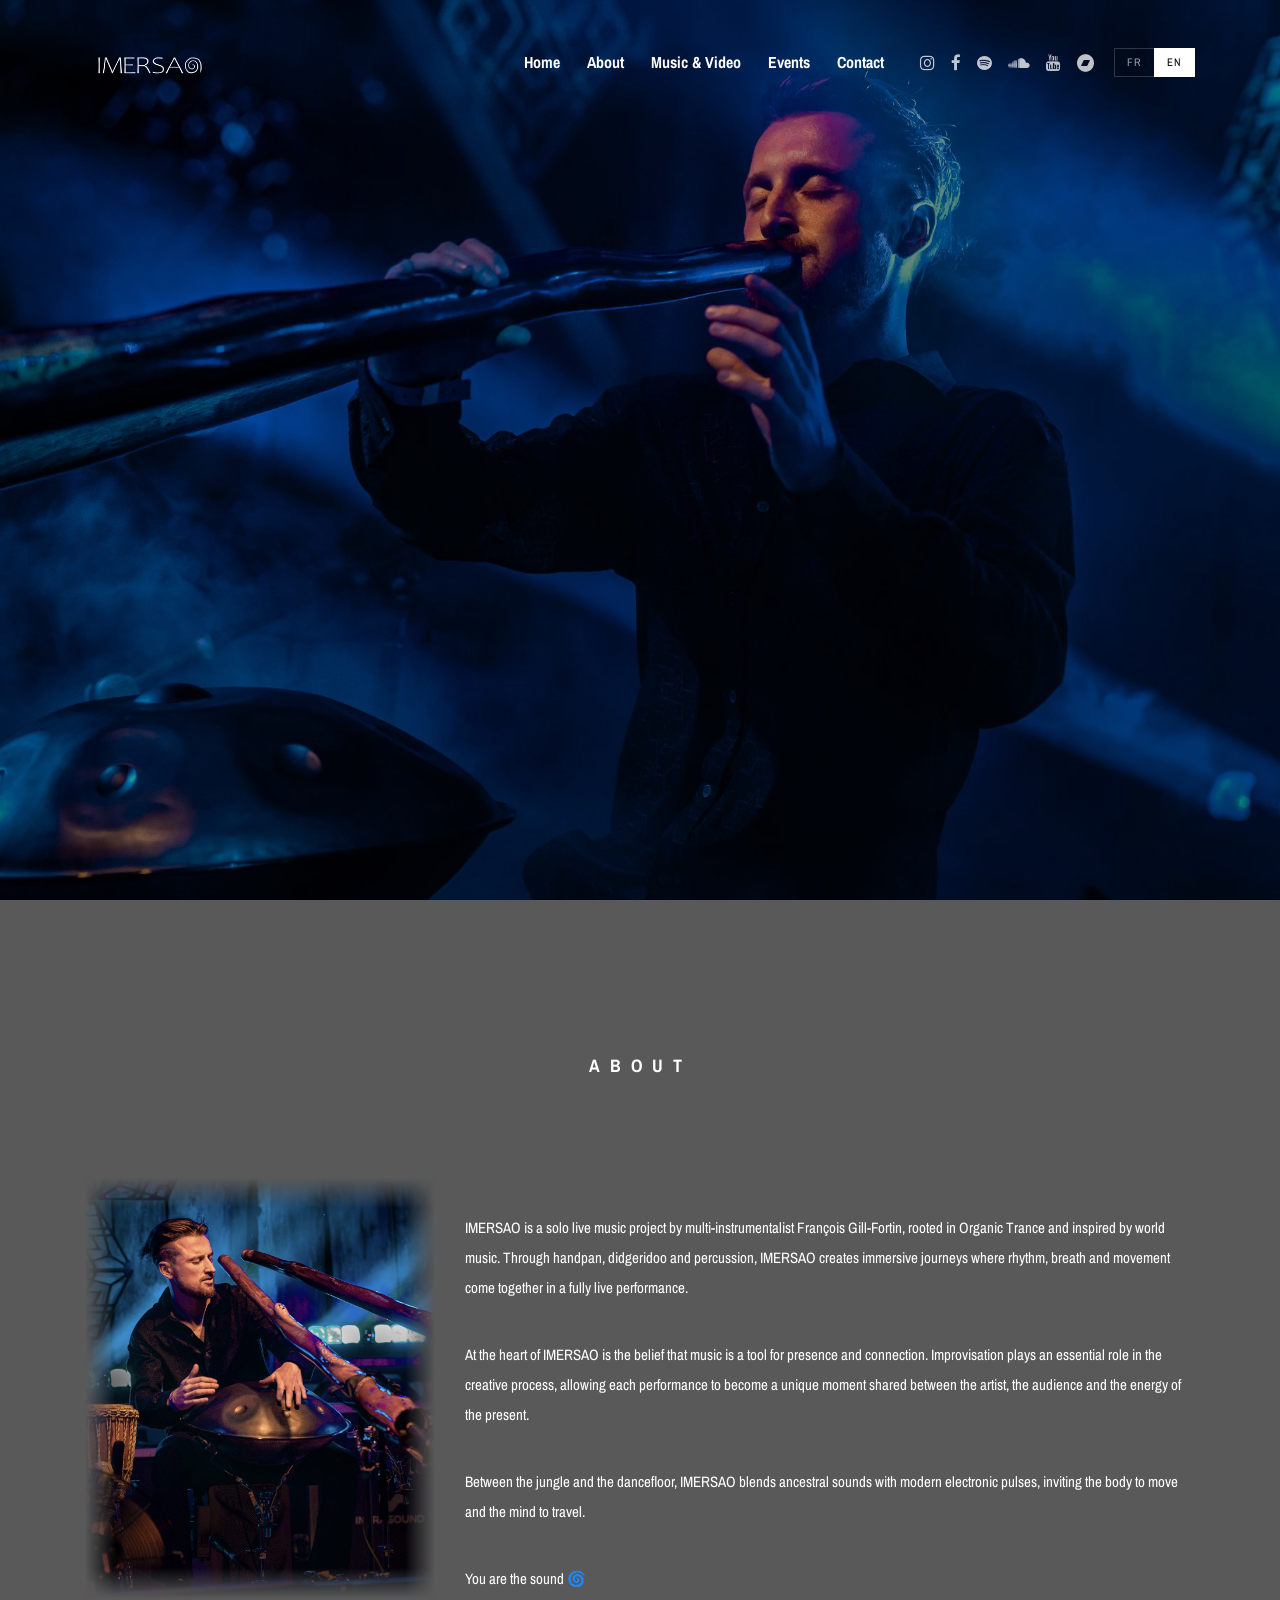
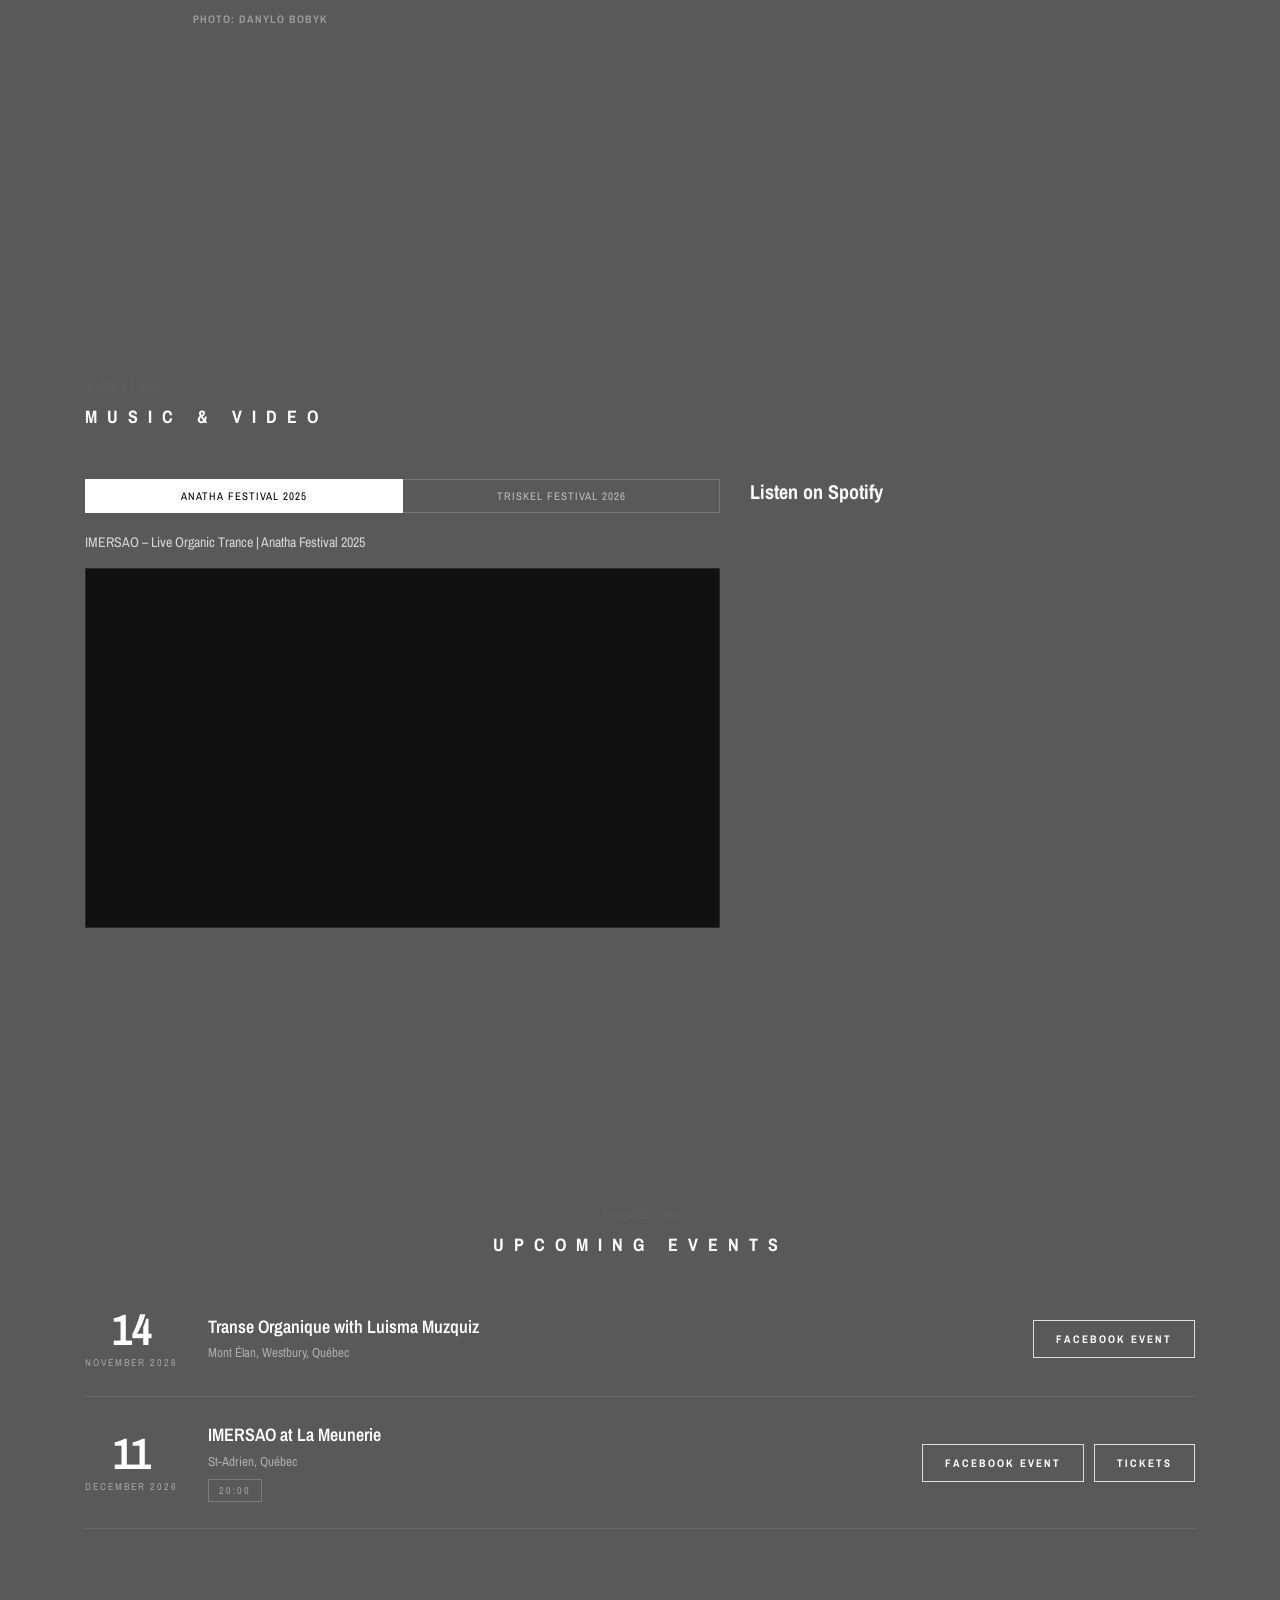
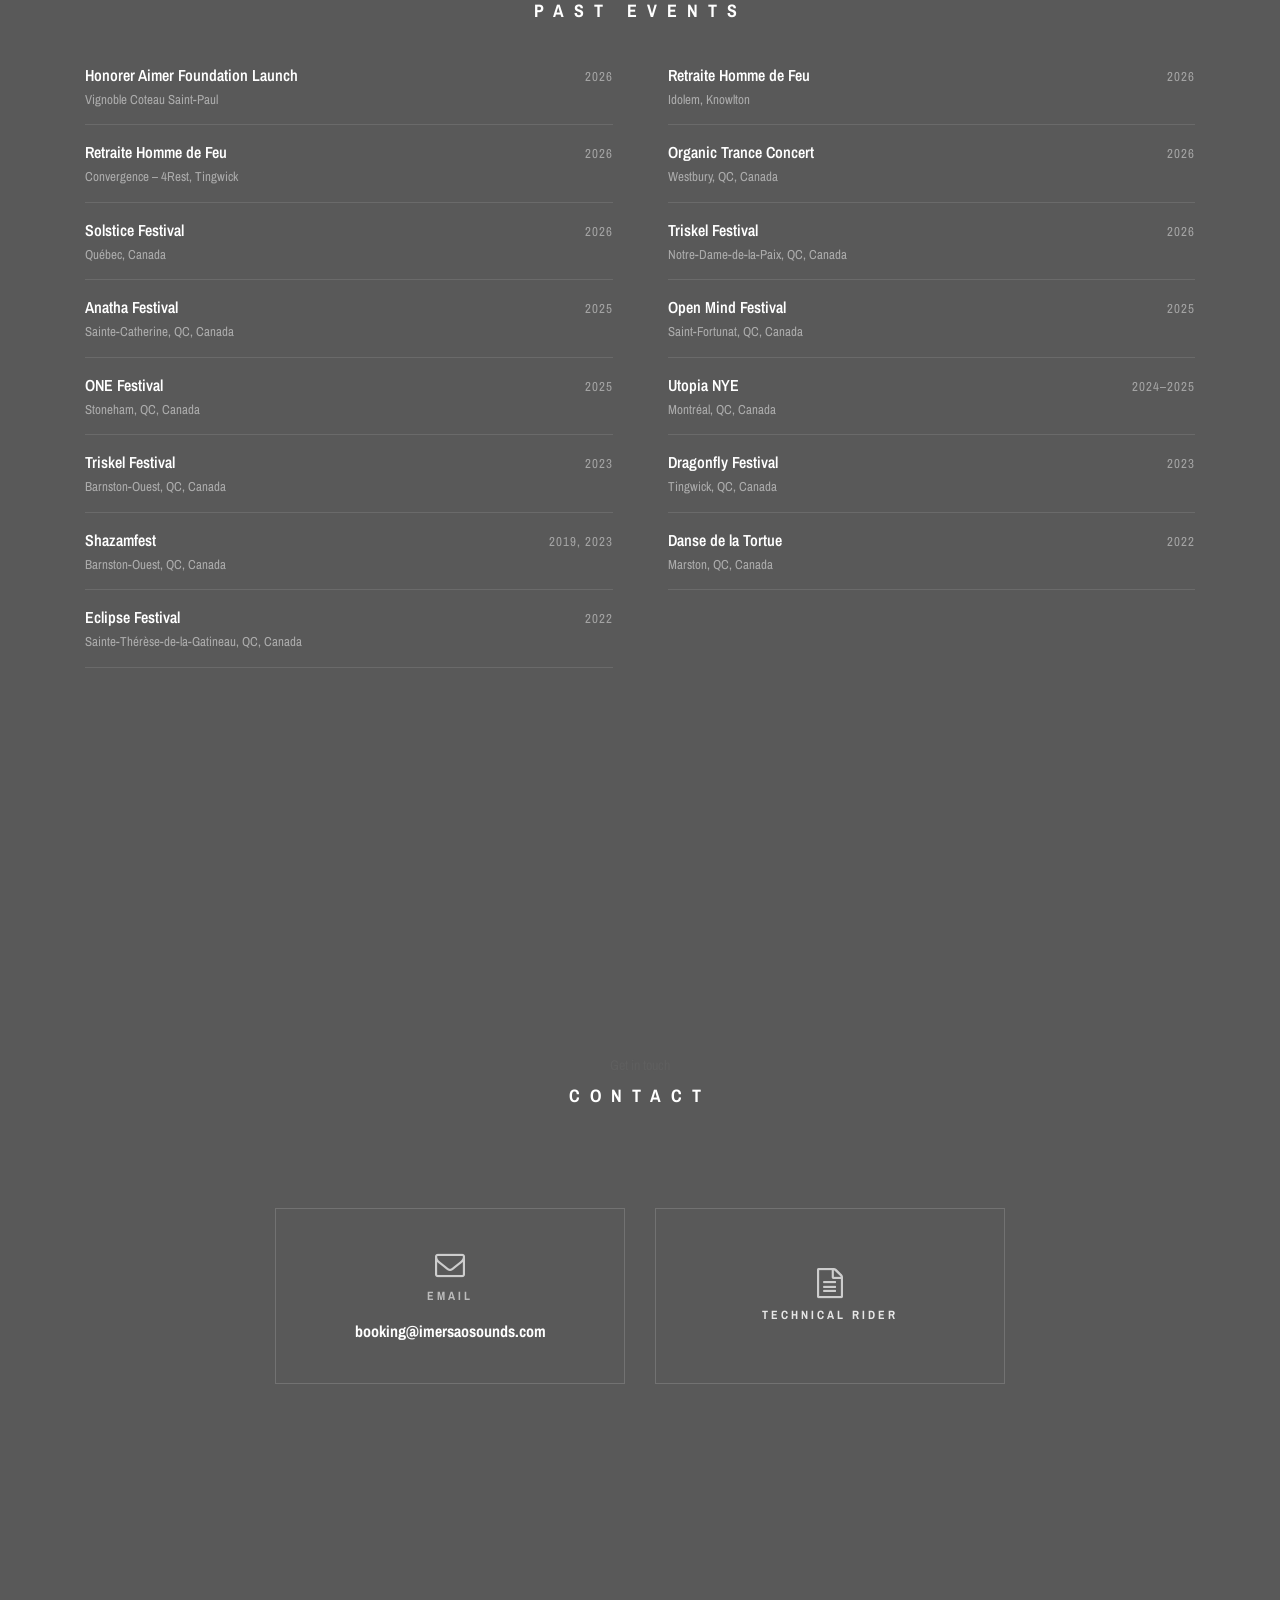
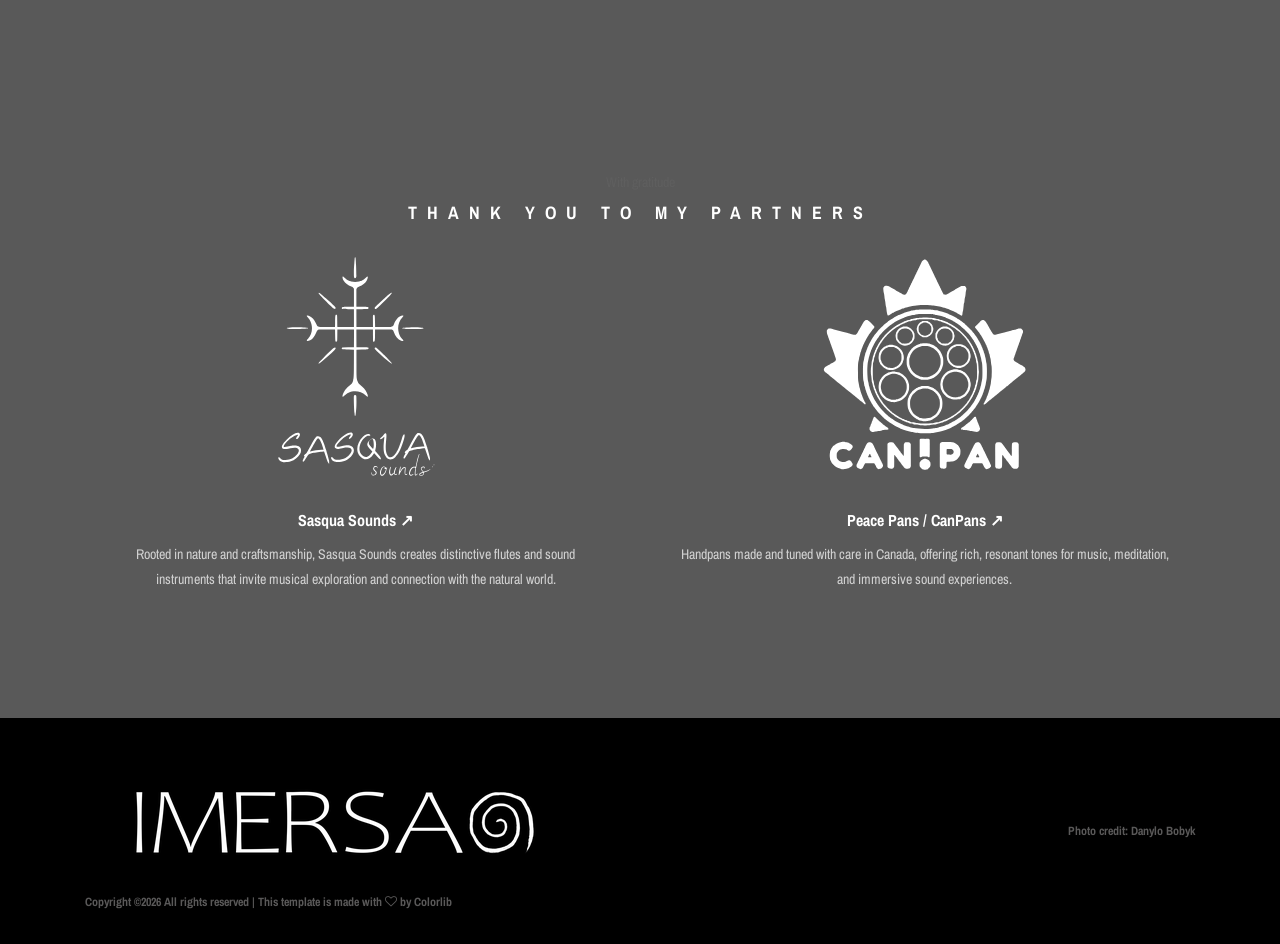
<file: index.html>
<!DOCTYPE html>
<html lang="en">

<head>
    <meta charset="UTF-8">
    <meta name="description" content="">
    <meta http-equiv="X-UA-Compatible" content="IE=edge">
    <meta name="viewport" content="width=device-width, initial-scale=1, shrink-to-fit=no">

    <!-- Title -->
    <title>IMERSAO</title>

    <!-- Favicon -->
    <link rel="icon" href="img/core-img/favicon.png">

    <!-- Fonts -->
    <link rel="preconnect" href="https://fonts.googleapis.com">
    <link rel="preconnect" href="https://fonts.gstatic.com" crossorigin>
    <link rel="stylesheet" href="https://fonts.googleapis.com/css?family=Archivo+Narrow:400,400i,500,500i,600,600i,700,700i&display=swap">

    <!-- Preload hero image -->
    <link rel="preload" as="image" href="img/bg-img/bg-1.jpg">

    <!-- Stylesheet (bundled + minified) -->
    <link rel="stylesheet" href="style.min.css">

    <!-- Minimal additions only — no overrides to existing classes -->
    <style>
        .lang-toggle-wrap {
            display: flex;
            align-items: center;
            margin-left: 20px;
        }
        .lang-btn {
            padding: 5px 12px;
            font-size: 11px;
            letter-spacing: 1px;
            text-transform: uppercase;
            cursor: pointer;
            background: transparent;
            color: #fff;
            border: 1px solid rgba(255,255,255,0.3);
            font-family: inherit;
            transition: all 0.2s;
            opacity: 0.6;
        }
        .lang-btn:first-child { border-right: none; }
        .lang-btn.active { background: #fff; color: #000; opacity: 1; }
        .lang-btn:hover:not(.active) { opacity: 1; }

        /* Bio image placeholder */
        .bio-img-placeholder {
            width: 100%;
            min-height: 420px;
            display: flex;
            align-items: center;
            justify-content: center;
            background-size: cover;
            background-position: center;
        }
        .bio-img-placeholder span {
            font-size: 12px;
            letter-spacing: 2px;
            text-transform: uppercase;
            color: rgba(255,255,255,0.3);
        }

        /* Bio stats */
        .bio-stats-row {
            display: flex;
            margin-top: 40px;
            border: 1px solid rgba(255,255,255,0.1);
        }
        .bio-stat-item {
            flex: 1;
            padding: 20px;
            text-align: center;
            border-right: 1px solid rgba(255,255,255,0.1);
        }
        .bio-stat-item:last-child { border-right: none; }
        .bio-stat-num {
            display: block;
            font-size: 34px;
            font-weight: 700;
            color: #fff;
            margin-bottom: 4px;
        }
        .bio-stat-label {
            font-size: 10px;
            letter-spacing: 2px;
            text-transform: uppercase;
            color: rgba(255,255,255,0.45);
        }

        /* Photo credit */
        .photo-credit {
            margin-top: 10px;
            font-size: 11px;
            letter-spacing: 1px;
            text-transform: uppercase;
            color: rgba(255,255,255,0.4);
            text-align: center;
        }
        .photo-credit-footer {
            font-size: 12px;
        }

        /* Media section on dark background */
        #media .music-player-box h5 { color: #fff; }
        .video-caption {
            margin: 0 0 12px;
            font-size: 14px;
            color: rgba(255,255,255,0.75);
        }

        /* Video tabs */
        .video-tabs {
            display: flex;
            gap: 0;
            margin-bottom: 15px;
        }
        .video-tab-btn {
            flex: 1;
            text-align: center;
            padding: 8px 18px;
            font-size: 11px;
            letter-spacing: 1px;
            text-transform: uppercase;
            cursor: pointer;
            background: transparent;
            color: #fff;
            border: 1px solid rgba(255,255,255,0.3);
            font-family: inherit;
            transition: all 0.2s;
            opacity: 0.6;
        }
        .video-tab-btn + .video-tab-btn { border-left: none; }
        .video-tab-btn.active { background: #fff; color: #000; opacity: 1; }
        .video-tab-btn:hover:not(.active) { opacity: 1; }

        /* Video embed */
        .video-embed-wrap {
    position: relative;
    padding-bottom: 56.25%;
    height: 0;
    overflow: hidden;
    border: 1px solid rgba(255,255,255,0.1);
    background: #111;
    cursor: pointer;
}
.video-embed-wrap iframe {
    position: absolute;
    top: 0; left: 0;
    width: 100%; height: 100%;
    border: none;
}
.video-thumb {
    position: absolute;
    inset: 0;
    background-size: cover;
    background-position: center;
    background-color: #111;
    display: flex;
    align-items: center;
    justify-content: center;
    cursor: pointer;
    transition: opacity 0.3s;
}
.video-thumb:hover { opacity: 0.85; }
.video-thumb::before {
    content: '';
    position: absolute;
    inset: 0;
    background: rgba(0,0,0,0.35);
}
.video-play-circle {
    position: relative;
    z-index: 2;
    width: 72px; height: 72px;
    border-radius: 50%;
    background: rgba(255,255,255,0.92);
    display: flex; align-items: center; justify-content: center;
    transition: transform 0.2s;
}
.video-thumb:hover .video-play-circle { transform: scale(1.1); }
.video-play-circle svg { width: 28px; height: 28px; margin-left: 4px; }
.video-id-input-wrap {
    position: absolute;
    bottom: 12px; left: 12px; right: 12px;
    z-index: 10;
    display: flex;
    gap: 8px;
}
.video-id-input {
    flex: 1;
    padding: 7px 12px;
    background: rgba(0,0,0,0.7);
    border: 1px solid rgba(255,255,255,0.3);
    color: #fff;
    font-size: 12px;
    font-family: inherit;
    outline: none;
}
.video-id-input::placeholder { color: rgba(255,255,255,0.4); }
.video-id-btn {
    padding: 7px 14px;
    background: #fff;
    color: #000;
    border: none;
    font-size: 11px;
    letter-spacing: 1px;
    text-transform: uppercase;
    cursor: pointer;
    font-family: inherit;
    font-weight: 600;
}

        /* Track list */
        .track-list { list-style: none; padding: 0; margin: 0; }
        .track-item {
            display: flex;
            align-items: center;
            gap: 12px;
            padding: 12px 0;
            border-bottom: 1px solid rgba(255,255,255,0.08);
            cursor: pointer;
            transition: padding-left 0.2s;
        }
        .track-item:hover { padding-left: 6px; }
        .track-num { font-size: 12px; color: rgba(255,255,255,0.3); width: 22px; text-align: center; flex-shrink: 0; }
        .track-info { flex: 1; }
        .track-name { font-size: 14px; color: #fff; margin-bottom: 2px; }
        .track-artist { font-size: 12px; color: rgba(255,255,255,0.45); }
        .track-dur { font-size: 12px; color: rgba(255,255,255,0.35); flex-shrink: 0; }
        .track-play-btn {
            width: 30px; height: 30px;
            border-radius: 50%;
            border: 1px solid rgba(255,255,255,0.3);
            background: transparent;
            color: #fff;
            display: flex; align-items: center; justify-content: center;
            cursor: pointer;
            transition: all 0.2s;
            flex-shrink: 0;
        }
        .track-play-btn:hover { background: #fff; color: #000; }
        .track-play-btn svg { width: 10px; height: 10px; }
        .player-bar {
            margin-top: 18px;
            padding: 14px 16px;
            background: rgba(255,255,255,0.05);
            border: 1px solid rgba(255,255,255,0.1);
        }
        .player-meta { margin-bottom: 8px; }
        .player-track-name { font-size: 13px; color: #fff; }
        .player-track-artist { font-size: 11px; color: rgba(255,255,255,0.45); }
        audio { width: 100%; }

        /* Events */
        .event-row {
            display: flex;
            align-items: center;
            gap: 30px;
            padding: 26px 0;
            border-bottom: 1px solid rgba(255,255,255,0.1);
            transition: padding-left 0.3s;
        }
        .event-row:hover { padding-left: 8px; }
        .event-date-box { text-align: center; min-width: 80px; flex-shrink: 0; }
        .event-day { font-size: 44px; font-weight: 700; color: #fff; line-height: 1; }
        .event-month-lbl { font-size: 10px; letter-spacing: 2px; text-transform: uppercase; color: rgba(255,255,255,0.45); margin-top: 4px; }
        .event-details { flex: 1; }
        .event-details h5 { font-size: 18px; color: #fff; margin-bottom: 5px; font-weight: 600; }
        .event-venue-lbl { font-size: 13px; color: rgba(255,255,255,0.5); }
        .event-tags-row { display: flex; gap: 8px; margin-top: 8px; }
        .event-tag {
            font-size: 10px; letter-spacing: 2px; text-transform: uppercase;
            padding: 3px 10px;
            border: 1px solid rgba(255,255,255,0.2);
            color: rgba(255,255,255,0.45);
        }
        .event-ticket-btn {
            display: inline-block;
            padding: 10px 22px;
            border: 1px solid rgba(255,255,255,0.8);
            color: #fff;
            font-size: 11px;
            letter-spacing: 2px;
            text-transform: uppercase;
            text-decoration: none;
            white-space: nowrap;
            transition: all 0.2s;
            flex-shrink: 0;
        }
        .event-ticket-btn:hover { background: #fff; color: #000; text-decoration: none; }
        .event-ticket-btn.sold-out { border-color: rgba(255,255,255,0.2); color: rgba(255,255,255,0.3); pointer-events: none; }

        /* Form success */
        .form-success {
            display: none;
            padding: 14px 18px;
            border: 1px solid rgba(255,255,255,0.3);
            background: rgba(255,255,255,0.05);
            color: #fff;
            font-size: 13px;
            margin-top: 16px;
            letter-spacing: 1px;
        }

        /* Reduce space between Upcoming Events title and first event on desktop */
        #evenements .section-heading {
            margin-bottom: 25px !important;
        }

        @media (max-width: 767px) {

            /* Reduce space between Upcoming Events title and first event */
            #evenements .section-heading {
                margin-bottom: 0 !important;
            }
            #evenements > .container > .row:first-child {
                margin-bottom: 0 !important;
            }
            /* Move the entire events content up without creating overlap */
            #evenements > .container {
                transform: translateY(-30px);
            }

            #evenements > .container > .row:nth-child(2) {
                margin-top: 0 !important;
            }

            /* Upcoming events — mobile layout */
            .event-row {
                display: grid;
                grid-template-columns: 64px minmax(0, 1fr);
                column-gap: 16px;
                row-gap: 6px;
                align-items: start;
                padding: 20px 0;
            }

            .event-date-box {
                grid-column: 1;
                width: 64px;
                min-width: 64px;
                text-align: center;
            }

            .event-day {
                font-size: 38px;
            }

            .event-month-lbl {
                font-size: 9px;
                letter-spacing: 1.5px;
            }

            .event-details {
                grid-column: 2;
                min-width: 0;
            }

            .event-details h5 {
                font-size: 17px;
                line-height: 1.25;
                margin-bottom: 5px;
            }

            .event-venue-lbl {
                font-size: 12px;
                line-height: 1.4;
            }

            .event-tags-row {
                flex-wrap: wrap;
                gap: 6px;
                margin-top: 8px;
            }

            .event-tag {
                font-size: 9px;
                letter-spacing: 1.5px;
            }

            /* Single ticket button */
            .event-row > .event-ticket-btn {
                grid-column: 1 / -1;
                width: 100%;
                box-sizing: border-box;
                text-align: center;
                margin-top: 2px;
            }

            /* Multiple event buttons */
            .event-row > .event-actions {
                grid-column: 1 / -1;
                width: 100% !important;
                display: flex !important;
                gap: 8px !important;
                justify-content: stretch !important;
                align-items: stretch !important;
            }

            .event-actions .event-ticket-btn {
                flex: 1;
                min-width: 0;
                text-align: center;
                padding: 10px 8px;
                font-size: 10px;
                letter-spacing: 1.2px;
                white-space: normal;
            }

            .bio-stats-row { flex-wrap: wrap; }
            .lang-toggle-wrap { margin-left: 8px; }
        }

        /* Each section fills the viewport height */
        .single-hero-slide {
            height: 100vh !important;
            height: 100svh !important;
        }
        #bio, #media, #evenements, #contact {
            min-height: 100vh;
            min-height: 100svh;
            display: flex;
            flex-direction: column;
            justify-content: center;
        }

        /* Match Spotify block height with YouTube block */
        #media .row.align-items-start {
            align-items: stretch !important;
        }
        #media .col-lg-5 {
            display: flex;
        }
        #media .music-player-box {
            width: 100%;
            height: 100%;
            display: flex;
            flex-direction: column;
        }
        #media .music-player-box iframe {
            flex: 1;
            height: 100% !important;
            min-height: 352px;
        }

        /* Round back-to-top button */
        #scrollUp {
            border-radius: 50% !important;
            border: 1px solid #000 !important;
        }


        /* Soft edge around the Biography artist image: edges fade to transparent */
        .bio-img-placeholder {
            position: relative;
            -webkit-mask-image: linear-gradient(to right, transparent 0, #000 30px, #000 calc(100% - 30px), transparent 100%), linear-gradient(to bottom, transparent 0, #000 30px, #000 calc(100% - 30px), transparent 100%);
            -webkit-mask-composite: source-in;
            mask-image: linear-gradient(to right, transparent 0, #000 30px, #000 calc(100% - 30px), transparent 100%), linear-gradient(to bottom, transparent 0, #000 30px, #000 calc(100% - 30px), transparent 100%);
            mask-composite: intersect;
        }

        /* ===== Header social icons (top) ===== */
        .header-social {
            display: flex;
            align-items: center;
            gap: 16px;
            margin-left: 24px;
        }
        .header-social a {
            color: #fff;
            font-size: 17px;
            line-height: 1;
            opacity: 0.75;
            transition: opacity 0.2s, transform 0.2s;
        }
        .header-social a:hover {
            opacity: 1;
            transform: translateY(-2px);
        }
        .header-social--mobile { display: none; }

        /* ===== Contact: Technical Rider as a clickable box, same height as Email ===== */
        a.contact-info-link { color: #fff; text-decoration: none; display: block; }
        a.contact-info-link:hover { text-decoration: none; }
        a.contact-info-link h5 { opacity: 0.85; margin-bottom: 0; transition: opacity 0.2s; }
        a.contact-info-link:hover h5 { opacity: 1; }
        @media (min-width: 768px) {
            #contact .row.justify-content-center { align-items: stretch; }
            #contact .contact-info-block {
                height: 100%;
                margin-bottom: 0;
                display: flex;
                flex-direction: column;
                align-items: center;
                justify-content: center;
            }
        }

        /* ===== Partner appreciation ===== */
        .partners-heading { margin-top: 70px; margin-bottom: 28px; }
        .partners-grid {
            display: grid;
            grid-template-columns: repeat(2, minmax(0, 1fr));
            gap: 28px;
            margin-top: 10px;
        }
        .partner-card {
            overflow: visible;
            background: none;
            border: none;
            border-radius: 0;
            text-align: center;
            transition: transform 0.25s ease;
        }
        .partner-card:hover { transform: translateY(-4px); }
        .partner-card-image { width: 100%; height: 230px; object-fit: cover; display: block; background: none; }
        .partner-card-logo { object-fit: contain; padding: 0; filter: brightness(0) invert(1); }
        #partenaires .partners-heading { margin-top: 0; }
        .partner-card-body { padding: 24px 25px 26px; }
        .partner-card-title { margin: 0 0 10px; color: #fff; font-size: 20px; font-weight: 600; }
        .partner-card-title a { color: inherit; text-decoration: none; }
        .partner-card-title a:hover { opacity: 0.8; }
        .partner-card-description { color: rgba(255,255,255,0.72); font-size: 14px; line-height: 1.8; margin: 0; }
        .partner-thanks {
            margin-top: 30px;
            padding: 26px 30px;
            text-align: center;
            border: 1px solid rgba(255,255,255,0.16);
            border-radius: 8px;
            background: rgba(255,255,255,0.035);
        }
        .partner-thanks h3 { color: #fff; font-size: 19px; margin: 0 0 9px; }
        .partner-thanks p { color: rgba(255,255,255,0.75); font-size: 14px; line-height: 1.8; margin: 0 auto; max-width: 760px; }
        @media (max-width: 767px) {
            .partners-grid { grid-template-columns: 1fr; gap: 20px; }
            .partner-card-image { height: 210px; }
            .partner-card-body { padding: 20px; }
            .partner-thanks { padding: 22px 18px; }
            .partners-heading { margin-top: 50px; }
        }

        /* ===== Past events ===== */
        .past-events-heading {
            margin-top: 70px;
            margin-bottom: 30px;
        }
        .past-events-grid {
            display: grid;
            grid-template-columns: repeat(2, 1fr);
            column-gap: 55px;
            row-gap: 0;
        }
        .past-event {
            display: flex;
            align-items: baseline;
            justify-content: space-between;
            gap: 16px;
            padding: 15px 0;
            border-bottom: 1px solid rgba(255,255,255,0.1);
            transition: padding-left 0.25s;
        }
        .past-event:hover { padding-left: 6px; }
        .past-event-info { flex: 1; }
        .past-event-name { font-size: 16px; font-weight: 600; color: #fff; margin-bottom: 3px; }
        .past-event-place { font-size: 13px; color: rgba(255,255,255,0.5); }
        .past-event-year {
            font-size: 13px;
            color: rgba(255,255,255,0.45);
            letter-spacing: 1px;
            white-space: nowrap;
            flex-shrink: 0;
        }

        /* ===== Mobile header: sections collapse into the hamburger, social icons stay to its right ===== */
        @media (max-width: 991px) {
            .header-social--desktop { display: none; }
            .header-area .oneMusic-main-menu .classy-navbar.justify-content-between { justify-content: flex-start !important; }
            .header-area .oneMusic-main-menu .classy-navbar .nav-brand { margin-right: auto; }
            .header-social--mobile {
                display: flex;
                align-items: center;
                gap: 15px;
                margin-left: 16px;
            }
            .header-social--mobile a { font-size: 18px; opacity: 0.85; }
        }
        @media (max-width: 400px) {
            .header-social--mobile { gap: 11px; margin-left: 10px; }
            .header-social--mobile a { font-size: 16px; }
        }
        @media (max-width: 767px) {
            .past-events-grid { grid-template-columns: 1fr; column-gap: 0; }
            .past-events-heading { margin-top: 50px; }
            #evenements .section-heading { margin-bottom: 0 !important; }
        }

    </style>
</head>

<!-- Google tag (gtag.js) -->
<script async src="https://www.googletagmanager.com/gtag/js?id=G-1QS2NX63T1"></script>
<script>
  window.dataLayer = window.dataLayer || [];
  function gtag(){dataLayer.push(arguments);}
  gtag('js', new Date());

  gtag('config', 'G-1QS2NX63T1');
</script>

<body>
    <!-- Preloader -->
    <div class="preloader d-flex align-items-center justify-content-center">
        <div class="lds-ellipsis">
            <div></div><div></div><div></div><div></div>
        </div>
    </div>

    <!-- ##### Header Area Start ##### -->
    <header class="header-area">
        <div class="oneMusic-main-menu">
            <div class="classy-nav-container breakpoint-off">
                <div class="container">
                    <nav class="classy-navbar justify-content-between" id="oneMusicNav">

                        <!-- Nav brand -->
                        <a href="#accueil" class="nav-brand"><img src="img/core-img/logo.png" alt=""></a>

                        <!-- Navbar Toggler -->
                        <div class="classy-navbar-toggler">
                            <span class="navbarToggler"><span></span><span></span><span></span></span>
                        </div>

                        <!-- Mobile-only social icons (kept in the header, to the right of the hamburger) -->
                        <div class="header-social header-social--mobile">
                            <a href="https://www.instagram.com/imersao_sounds" target="_blank" rel="noopener" aria-label="Instagram"><i class="fa fa-instagram"></i></a>
                            <a href="https://www.facebook.com/imersaosounds" target="_blank" rel="noopener" aria-label="Facebook"><i class="fa fa-facebook"></i></a>
                            <a href="https://open.spotify.com/intl-fr/artist/4L17CZS2GsXfsqWgqgnSkA" target="_blank" rel="noopener" aria-label="Spotify"><i class="fa fa-spotify"></i></a>
                            <a href="https://soundcloud.com/imersao_sounds" target="_blank" rel="noopener" aria-label="Soundcloud"><i class="fa fa-soundcloud"></i></a>
                            <a href="https://www.youtube.com/@imersao_sounds" target="_blank" rel="noopener" aria-label="YouTube"><i class="fa fa-youtube"></i></a>
                            <a href="https://imersao.bandcamp.com" target="_blank" rel="noopener" aria-label="Bandcamp"><i class="fa fa-bandcamp"></i></a>
                        </div>

                        <!-- Menu -->
                        <div class="classy-menu">
                            <div class="classycloseIcon">
                                <div class="cross-wrap"><span class="top"></span><span class="bottom"></span></div>
                            </div>

                            <!-- Nav Start -->
                            <div class="classynav">
                                <ul>
                                    <li><a href="#accueil" class="t" data-en="Home" data-fr="Accueil">Home</a></li>
                                    <li><a href="#bio" class="t" data-en="About" data-fr="À propos">About</a></li>
                                    <li><a href="#media" class="t" data-en="Music &amp; Video" data-fr="Musique &amp; Vidéo">Music &amp; Video</a></li>
                                    <li><a href="#evenements" class="t" data-en="Events" data-fr="Événements">Events</a></li>
                                    <li><a href="#contact" class="t" data-en="Contact" data-fr="Contact">Contact</a></li>
                                </ul>

                                <div class="header-social header-social--desktop">
                                    <a href="https://www.instagram.com/imersao_sounds" target="_blank" rel="noopener" aria-label="Instagram"><i class="fa fa-instagram"></i></a>
                                    <a href="https://www.facebook.com/imersaosounds" target="_blank" rel="noopener" aria-label="Facebook"><i class="fa fa-facebook"></i></a>
                                    <a href="https://open.spotify.com/intl-fr/artist/4L17CZS2GsXfsqWgqgnSkA" target="_blank" rel="noopener" aria-label="Spotify"><i class="fa fa-spotify"></i></a>
                                    <a href="https://soundcloud.com/imersao_sounds" target="_blank" rel="noopener" aria-label="Soundcloud"><i class="fa fa-soundcloud"></i></a>
                                    <a href="https://www.youtube.com/@imersao_sounds" target="_blank" rel="noopener" aria-label="YouTube"><i class="fa fa-youtube"></i></a>
                                    <a href="https://imersao.bandcamp.com" target="_blank" rel="noopener" aria-label="Bandcamp"><i class="fa fa-bandcamp"></i></a>
                                </div>

                                <div class="lang-toggle-wrap">
                                    <button class="lang-btn" onclick="setLang('fr')" id="btn-fr">FR</button>
                                    <button class="lang-btn active" onclick="setLang('en')" id="btn-en">EN</button>
                                </div>
                            </div>
                            <!-- Nav End -->
                    </nav>
                </div>
            </div>
        </div>
    </header>
    <!-- ##### Header Area End ##### -->

    <!-- ##### Hero Area Start ##### -->
    <section class="hero-area" id="accueil">
        <div class="hero-slides owl-carousel">
            <div class="single-hero-slide d-flex align-items-center justify-content-center">
                <div class="slide-img bg-img" style="background-image: url(img/bg-img/bg-1.jpg);"></div>
                <div class="container">
                    <div class="row">
                        <div class="col-12">
                            <div class="hero-slides-content text-center">
                                <!-- hero button removed -->
                            </div>
                        </div>
                    </div>
                </div>
            </div>

            <div class="single-hero-slide d-flex align-items-center justify-content-center">
                <div class="slide-img bg-img" style="background-image: url(img/bg-img/bg-2.jpg);"></div>
                <div class="container">
                    <div class="row">
                        <div class="col-12">
                            <div class="hero-slides-content text-center">
                                                               <!-- hero button removed -->
                            </div>
                        </div>
                    </div>
                </div>
            </div>
        </div>
    </section>
    <!-- ##### Hero Area End ##### -->

    <!-- ##### Bio Area Start ##### -->
    <section class="featured-artist-area section-padding-100 bg-img bg-overlay bg-fixed" style="background-image: url(img/bg-img/bg-4.jpg);" id="bio">
        <div class="container">
            <div class="row">
                <div class="col-12">
                    <div class="section-heading white wow fadeInUp" data-wow-delay="100ms">
                        <h2 class="t" data-en="About" data-fr="À propos">About</h2>
                    </div>
                </div>
            </div>
            <div class="row align-items-center">
                <div class="col-12 col-md-5 col-lg-4 wow fadeInUp" data-wow-delay="150ms">
                    <div class="featured-artist-thumb">
  			<div class="bio-img-placeholder" style="background-image: url('./img/bg-img/artist.JPG');">
  			</div>
  			<p class="photo-credit">
    <a href="https://www.instagram.com/danylobobyk/" target="_blank" rel="noopener"
       class="t" data-en="Photo: Danylo Bobyk" data-fr="Photo : Danylo Bobyk"
       style="color: inherit; text-decoration: none; font-size: 11px; letter-spacing: 1px; text-transform: uppercase;">Photo: Danylo Bobyk</a>
</p>
		</div>
                </div>
                <div class="col-12 col-md-7 col-lg-8 wow fadeInUp" data-wow-delay="200ms">
                    <div class="featured-artist-content">
                        <p class="t"
                           data-en="IMERSAO is a solo live music project by multi-instrumentalist François Gill-Fortin, rooted in Organic Trance and inspired by world music. Through handpan, didgeridoo and percussion, IMERSAO creates immersive journeys where rhythm, breath and movement come together in a fully live performance."
                           data-fr="IMERSAO est un projet solo de musique live porté par le multi-instrumentiste François Gill-Fortin, ancré dans l’Organic Trance et inspiré des musiques du monde. Sur scène, handpan, didgeridoo et percussions sont joués simultanément, dans une performance guidée par le rythme, le souffle et le mouvement."> IMERSAO is a solo live music project by multi-instrumentalist François Gill-Fortin, rooted in Organic Trance and inspired by world music. Through handpan, didgeridoo and percussion, IMERSAO creates immersive journeys where rhythm, breath and movement come together in a fully live performance.
                        </p>
                        <br>
                        <p class="t"
                           data-en="At the heart of IMERSAO is the belief that music is a tool for presence and connection. Improvisation plays an essential role in the creative process, allowing each performance to become a unique moment shared between the artist, the audience and the energy of the present."
                           data-fr="Au cœur du projet se trouve la conviction que la musique est un outil de présence et de connexion. L’improvisation joue un rôle essentiel dans le processus créatif, permettant à chaque performance de devenir un moment unique partagé entre l’artiste, le public et l’énergie du moment présent.">
                            At the heart of IMERSAO is the belief that music is a tool for presence and connection. Improvisation plays an essential role in the creative process, allowing each performance to become a unique moment shared between the artist, the audience and the energy of the present.
                        </p>
			<br>
                        <p class="t"
                           data-en="Between the jungle and the dancefloor, IMERSAO blends ancestral sounds with modern electronic pulses, inviting the body to move and the mind to travel."
                           data-fr="Entre la jungle et le dancefloor, IMERSAO mêle sonorités ancestrales et pulsations électroniques modernes, invitant le corps à bouger et l’esprit à voyager.
Une expérience live à vivre et à ressentir.">
                            Between the jungle and the dancefloor, IMERSAO blends ancestral sounds with modern electronic pulses, inviting the body to move and the mind to travel.
                        </p>
<br>
                        <p class="t"
                           data-en="You are the sound 🌀"
                           data-fr="You are the sound 🌀">
                            You are the sound 🌀
                        </p>
                    </div>
                </div>
            </div>
        </div>
    </section>
    <!-- ##### Bio Area End ##### -->

    <!-- ##### Music & Video Area Start ##### -->
<section class="miscellaneous-area section-padding-100 bg-img bg-overlay bg-fixed" style="background-image: url(img/bg-img/bg-4.jpg);" id="media">
    <div class="container">

        <div class="row">
            <div class="col-12">
                <div class="section-heading white text-left mb-50 wow fadeInUp" data-wow-delay="50ms">
                    <p class="t" data-en="Watch & Listen" data-fr="Regarder & Écouter">Watch & Listen</p>
                    <h2 class="t" data-en="Music & Video" data-fr="Musique & Vidéo">Music & Video</h2>
                </div>
            </div>
        </div>

        <div class="row align-items-start">

            <!-- YouTube Video -->
            <div class="col-12 col-lg-7 wow fadeInUp" data-wow-delay="100ms">
		<div class="video-tabs">
                    <button class="video-tab-btn active" id="video-tab-0" onclick="showVideo(0)">Anatha Festival 2025</button>
                    <button class="video-tab-btn" id="video-tab-1" onclick="showVideo(1)">Triskel Festival 2026</button>
                </div>
                <p class="video-caption" id="video-caption">IMERSAO – Live Organic Trance | Anatha Festival 2025</p>
                <div class="video-embed-wrap">

                    <iframe id="video-frame-0"
                        src="https://www.youtube.com/embed/4dPpUeD_2Dw"
                        allow="accelerometer; autoplay; clipboard-write; encrypted-media; gyroscope; picture-in-picture"
                        allowfullscreen
                        loading="lazy">
                    </iframe>
                    <iframe id="video-frame-1"
                        src="https://www.youtube.com/embed/3jj1FUk7ino"
                        allow="accelerometer; autoplay; clipboard-write; encrypted-media; gyroscope; picture-in-picture"
                        allowfullscreen
                        loading="lazy"
                        style="display: none;">
                    </iframe>

                </div>

                

            </div>

            <!-- Spotify Music Player -->
            <div class="col-12 col-lg-5 wow fadeInUp" data-wow-delay="200ms">

                <div class="music-player-box">

                    <h5 class="t"
                        data-en="Listen on Spotify"
                        data-fr="Écouter sur Spotify">
                        Listen on Spotify
                    </h5>

                    <iframe
                        style="border-radius:12px"
                        src="https://open.spotify.com/embed/artist/4L17CZS2GsXfsqWgqgnSkA?utm_source=generator&theme=0"
                        width="100%"
                        height="352"
                        frameborder="0"
                        allow="autoplay; clipboard-write; encrypted-media; fullscreen; picture-in-picture"
                        loading="lazy">
                    </iframe>

                </div>

            </div>

        </div>

    </div>
</section>
<!-- ##### Music & Video Area End ##### -->

    
    <!-- ##### Events Area Start ##### -->
    <section class="contact-area section-padding-100 bg-img bg-overlay bg-fixed has-bg-img" style="background-image: url(img/bg-img/bg-4.jpg);" id="evenements">
        <div class="container">
            <div class="row">
                <div class="col-12">
                    <div class="section-heading white wow fadeInUp" data-wow-delay="100ms">
                        <p class="t" data-en="See what's new" data-fr="Voir les nouveautés">See what's new</p>
                        <h2 class="t" data-en="Upcoming Events" data-fr="Prochains Événements">Upcoming Events</h2>
                    </div>
                </div>
            </div>
            <div class="row">
                <div class="col-12 wow fadeInUp" data-wow-delay="150ms">
                    <!-- ===== Upcoming Event: Transe Organique ===== -->
                    <div class="event-row">
                        <div class="event-date-box">
                            <div class="event-day">14</div>
                            <div class="event-month-lbl t" data-en="November 2026" data-fr="Novembre 2026">November 2026</div>
                        </div>
                        <div class="event-details">
                            <h5 class="t" data-en="Transe Organique with Luisma Muzquiz" data-fr="Transe Organique avec Luisma Muzquiz">Transe Organique with Luisma Muzquiz</h5>
                            <div class="event-venue-lbl">Mont Élan, Westbury, Québec</div>
                        </div>
                        <a href="https://www.facebook.com/events/1421273296122143" target="_blank" rel="noopener" class="event-ticket-btn t" data-en="Facebook Event" data-fr="Événement Facebook">Facebook Event</a>
                    </div>

<!-- ===== Upcoming Event: St-Adrien ===== -->
                    <div class="event-row">
                        <div class="event-date-box">
                            <div class="event-day">11</div>
                            <div class="event-month-lbl t"
                                 data-en="December 2026"
                                 data-fr="Décembre 2026">December 2026</div>
                        </div>

                        <div class="event-details">
                            <h5 class="t"
                                data-en="IMERSAO at La Meunerie"
                                data-fr="IMERSAO à La Meunerie">IMERSAO at La Meunerie</h5>
                            <div class="event-venue-lbl">
                                St-Adrien, Québec
                            </div>
                            <div class="event-tags-row">
                                <span class="event-tag">20:00</span>
                            </div>
                        </div>

                        <div class="event-actions" style="display:flex; gap:10px; align-items:center; flex-shrink:0;">
                            <a href="https://www.facebook.com/events/s/imersao-a-la-meunerie/1608226860874380/?mibextid=wwXIfr&rdid=48KAY2XuEtcugPSw2&share_url=https%3A%2F%2Fwww.facebook.com%2Fshare%2F1GaBfbRHYnF%2F%3Fmibextid%3DwwXIfr#"
                               target="_blank"
                               rel="noopener"
                               class="event-ticket-btn t"
                               data-en="Facebook Event"
                               data-fr="Événement Facebook">Facebook Event</a>
                            <a href="https://www.zeffy.com/fr-CA/ticketing/imersao-a-la-meunerie"
                               target="_blank"
                               rel="noopener"
                               class="event-ticket-btn t"
                               data-en="Tickets"
                               data-fr="Billets">Tickets</a>
                        </div>
                    </div>

                    <!-- ===== Past Events ===== -->
                    <div class="section-heading white past-events-heading">
                        <h2 class="t" data-en="Past Events" data-fr="Événements passés">Past Events</h2>
                    </div>
                    <div class="past-events-grid">
                        <div class="past-event">
                            <div class="past-event-info">
                                <div class="past-event-name t" data-en="Honorer Aimer Foundation Launch" data-fr="Lancement de la Fondation Honorer Aimer">Honorer Aimer Foundation Launch</div>
                                <div class="past-event-place">Vignoble Coteau Saint-Paul</div>
                            </div>
                            <div class="past-event-year">2026</div>
                        </div>
                        <div class="past-event">
                            <div class="past-event-info">
                                <div class="past-event-name">Retraite Homme de Feu</div>
                                <div class="past-event-place">Idolem, Knowlton</div>
                            </div>
                            <div class="past-event-year">2026</div>
                        </div>
                        <div class="past-event">
                            <div class="past-event-info">
                                <div class="past-event-name">Retraite Homme de Feu</div>
                                <div class="past-event-place">Convergence – 4Rest, Tingwick</div>
                            </div>
                            <div class="past-event-year">2026</div>
                        </div>

                        <div class="past-event">
                            <div class="past-event-info">
                                <div class="past-event-name">Organic Trance Concert</div>
                                <div class="past-event-place">Westbury, QC, Canada</div>
                            </div>
                            <div class="past-event-year">2026</div>
                        </div>
                        <div class="past-event">
                            <div class="past-event-info">
                                <div class="past-event-name">Solstice Festival</div>
                                <div class="past-event-place">Québec, Canada</div>
                            </div>
                            <div class="past-event-year">2026</div>
                        </div>
                        <div class="past-event">
                            <div class="past-event-info">
                                <div class="past-event-name">Triskel Festival</div>
                                <div class="past-event-place">Notre-Dame-de-la-Paix, QC, Canada</div>
                            </div>
                            <div class="past-event-year">2026</div>
                        </div>
                        <div class="past-event">
                            <div class="past-event-info">
                                <div class="past-event-name">Anatha Festival</div>
                                <div class="past-event-place">Sainte-Catherine, QC, Canada</div>
                            </div>
                            <div class="past-event-year">2025</div>
                        </div>
                        <div class="past-event">
                            <div class="past-event-info">
                                <div class="past-event-name">Open Mind Festival</div>
                                <div class="past-event-place">Saint-Fortunat, QC, Canada</div>
                            </div>
                            <div class="past-event-year">2025</div>
                        </div>
                        <div class="past-event">
                            <div class="past-event-info">
                                <div class="past-event-name">ONE Festival</div>
                                <div class="past-event-place">Stoneham, QC, Canada</div>
                            </div>
                            <div class="past-event-year">2025</div>
                        </div>
                        <div class="past-event">
                            <div class="past-event-info">
                                <div class="past-event-name">Utopia NYE</div>
                                <div class="past-event-place">Montréal, QC, Canada</div>
                            </div>
                            <div class="past-event-year">2024–2025</div>
                        </div>
                        <div class="past-event">
                            <div class="past-event-info">
                                <div class="past-event-name">Triskel Festival</div>
                                <div class="past-event-place">Barnston-Ouest, QC, Canada</div>
                            </div>
                            <div class="past-event-year">2023</div>
                        </div>
                        <div class="past-event">
                            <div class="past-event-info">
                                <div class="past-event-name">Dragonfly Festival</div>
                                <div class="past-event-place">Tingwick, QC, Canada</div>
                            </div>
                            <div class="past-event-year">2023</div>
                        </div>
                        <div class="past-event">
                            <div class="past-event-info">
                                <div class="past-event-name">Shazamfest</div>
                                <div class="past-event-place">Barnston-Ouest, QC, Canada</div>
                            </div>
                            <div class="past-event-year">2019, 2023</div>
                        </div>
                        <div class="past-event">
                            <div class="past-event-info">
                                <div class="past-event-name">Danse de la Tortue</div>
                                <div class="past-event-place">Marston, QC, Canada</div>
                            </div>
                            <div class="past-event-year">2022</div>
                        </div>
                        <div class="past-event">
                            <div class="past-event-info">
                                <div class="past-event-name">Eclipse Festival</div>
                                <div class="past-event-place">Sainte-Thérèse-de-la-Gatineau, QC, Canada</div>
                            </div>
                            <div class="past-event-year">2022</div>
                        </div>
                    </div>


                </div>
            </div>
        </div>
    </section>
    <!-- ##### Events Area End ##### -->

    <!-- ##### Contact Area Start ##### -->
<!-- ##### Contact Area Start ##### -->
<section class="contact-area section-padding-100 bg-img bg-overlay bg-fixed has-bg-img" 
         style="background-image: url(img/bg-img/bg-2.jpg);" id="contact">
    <div class="container">
        <!-- Section Heading -->
        <div class="row">
            <div class="col-12">
                <div class="section-heading white wow fadeInUp" data-wow-delay="100ms">
                    <p class="t" data-en="Get in touch" data-fr="Nous écrire">Get in touch</p>
                    <h2 class="t" data-en="Contact" data-fr="Contact">Contact</h2>
                </div>
            </div>
        </div>

        <!-- Contact Info Block -->
        <div class="row justify-content-center">
            <div class="col-12 col-md-4 wow fadeInUp" data-wow-delay="100ms">
                <div class="contact-info-block text-center" style="text-align:center;">
                    <i class="fa fa-envelope-o" style="font-size: 30px; display:block; margin-bottom:10px;"></i>
                    <h5 class="t" data-en="Email" data-fr="Courriel">Email</h5>
                    <a href="mailto:booking@imersaosounds.com"
                       style="display:inline-block; margin-top:5px; font-size:16px; color:#fff; text-decoration:none;">
                        booking@imersaosounds.com
                    </a>
                </div>
            </div>
            <div class="col-12 col-md-4 wow fadeInUp" data-wow-delay="200ms">
                <a href="IMERSAO%20Technical%20Rider%202026.pdf" data-href-en="IMERSAO%20Technical%20Rider%202026.pdf" data-href-fr="IMERSAO%20Devis%20Technique%202026.pdf" target="_blank" rel="noopener" class="contact-info-block contact-info-link text-center" style="text-align:center;">
                    <i class="fa fa-file-text-o" style="font-size: 30px; display:block; margin-bottom:10px;"></i>
                    <h5 class="t" data-en="Technical Rider" data-fr="Fiche technique">Technical Rider</h5>
                </a>
            </div>
        </div>

        <!-- Social media links moved to the top header -->

    </div>
</section>
<!-- ##### Contact Area End ##### --><!-- ##### Contact Area End ##### -->

    <!-- ##### Partners Area Start ##### -->
    <section class="contact-area section-padding-100 bg-img bg-overlay bg-fixed has-bg-img" style="background-image: url(img/bg-img/bg-4.jpg);" id="partenaires">
        <div class="container">
            <div class="row">
                <div class="col-12">
                    <div class="section-heading white partners-heading">
                        <p class="t" data-en="With gratitude" data-fr="Avec gratitude">With gratitude</p>
                        <h2 class="t" data-en="Thank you to my partners" data-fr="Merci à mes partenaires">Thank you to my partners</h2>
                    </div>
                    <div class="partners-grid">
                        <article class="partner-card">
                            <a href="https://sasquasounds.com" target="_blank" rel="noopener noreferrer" aria-label="Visiter le site de Sasqua Sounds">
                                <img class="partner-card-image partner-card-logo" src="img/core-img/Logo_sasqua.svg" alt="Logo Sasqua Sounds" loading="lazy" decoding="async">
                            </a>
                            <div class="partner-card-body">
                                <h3 class="partner-card-title"><a href="https://sasquasounds.com" target="_blank" rel="noopener noreferrer">Sasqua Sounds ↗</a></h3>
                                <p class="partner-card-description t" data-en="Rooted in nature and craftsmanship, Sasqua Sounds creates distinctive flutes and sound instruments that invite musical exploration and connection with the natural world." data-fr="Ancré dans la nature et le savoir-faire artisanal, Sasqua Sounds crée des flûtes et des instruments sonores uniques qui invitent à l’exploration musicale et au rapprochement avec le monde naturel.">Rooted in nature and craftsmanship, Sasqua Sounds creates distinctive flutes and sound instruments that invite musical exploration and connection with the natural world.</p>
                            </div>
                        </article>
                        <article class="partner-card">
                            <a href="https://www.peacepans.com/canpans" target="_blank" rel="noopener noreferrer" aria-label="Visiter le site de PeacePans et CanPans">
                                <img class="partner-card-image partner-card-logo" src="img/core-img/Logo_canpan.svg" alt="Logo Peace Pans / CanPans" loading="lazy" decoding="async">
                            </a>
                            <div class="partner-card-body">
                                <h3 class="partner-card-title"><a href="https://www.peacepans.com/canpans" target="_blank" rel="noopener noreferrer">Peace Pans / CanPans ↗</a></h3>
                                <p class="partner-card-description t" data-en="Handpans made and tuned with care in Canada, offering rich, resonant tones for music, meditation, and immersive sound experiences." data-fr="Des handpans fabriqués et accordés avec soin au Canada, offrant des sonorités riches et enveloppantes pour la musique, la méditation et les expériences sonores immersives.">Handpans made and tuned with care in Canada, offering rich, resonant tones for music, meditation, and immersive sound experiences.</p>
                            </div>
                        </article>
                    </div>
                </div>
            </div>
        </div>
    </section>
    <!-- ##### Partners Area End ##### -->

    <!-- ##### Footer Area Start ##### -->
    <footer class="footer-area">
        <div class="container">
            <div class="row d-flex flex-wrap align-items-center">
                <div class="col-12 col-md-6">
                    <a href="#accueil"><img src="img/core-img/logo.png" alt=""></a>
                    <p class="copywrite-text"><a href="#"><!-- Link back to Colorlib can't be removed. Template is licensed under CC BY 3.0. -->
Copyright &copy;</script><script>document.write(new Date().getFullYear());</script> All rights reserved | This template is made with <i class="fa fa-heart-o" aria-hidden="true"></i> by <a href="https://colorlib.com" target="_blank">Colorlib</a>
<!-- Link back to Colorlib can't be removed. Template is licensed under CC BY 3.0. --></a></p>
                </div>
                <div class="col-12 col-md-6 text-md-right">
                    <p class="copywrite-text photo-credit-footer">
    <a href="https://www.instagram.com/danylobobyk/" target="_blank" rel="noopener"
       class="t" data-en="Photo credit: Danylo Bobyk" data-fr="Cr&eacute;dit photo : Danylo Bobyk"
       style="color: inherit; text-decoration: none;">Photo credit: Danylo Bobyk</a>
</p>
                </div>
            </div>
        </div>
    </footer>
    <!-- ##### Footer Area End ##### -->

    <!-- ##### All Javascript Script ##### -->
    <script src="js/jquery/jquery-2.2.4.min.js"></script>
    <script src="js/bootstrap/popper.min.js"></script>
    <script src="js/bootstrap/bootstrap.min.js"></script>
    <script src="js/plugins/plugins.min.js"></script>
    <script src="js/active.js"></script>

    <script>
        // ===== CLOSE MOBILE NAVIGATION AFTER CLICK =====
        $(document).on('click', '.classynav a[href^=\"#\"]', function () {
            if (window.innerWidth <= 991) {
                setTimeout(function () {
                    var closeBtn = document.querySelector('.classycloseIcon');
                    if (closeBtn) closeBtn.click();
                }, 50);
            }
        });

        // ===== VIDEO TABS =====
        var videoList = [
            { id: '4dPpUeD_2Dw', caption: 'IMERSAO – Live Organic Trance | Anatha Festival 2025' },
            { id: '3jj1FUk7ino', caption: 'IMERSAO – Live Organic Trance | Triskel Festival 2026' }
        ];

        function showVideo(i) {
            document.getElementById('video-caption').textContent = videoList[i].caption;
            document.getElementById('video-frame-0').style.display = (i === 0) ? 'block' : 'none';
            document.getElementById('video-frame-1').style.display = (i === 1) ? 'block' : 'none';
            document.getElementById('video-tab-0').classList.toggle('active', i === 0);
            document.getElementById('video-tab-1').classList.toggle('active', i === 1);
        }

        // ===== LANGUAGE SYSTEM =====
        var currentLang = 'en';

        function setLang(lang) {
            currentLang = lang;
            document.documentElement.lang = lang;

            document.querySelectorAll('.t').forEach(function(el) {
                var text = el.getAttribute('data-' + lang);
                if (!text) return;
                // If element has no child elements, safe to set textContent
                // If it has child elements (e.g. <i> icons), only update text nodes
                if (el.children.length === 0) {
                    el.textContent = text;
                } else {
                    // Update only the first text node, preserve child elements
                    for (var i = 0; i < el.childNodes.length; i++) {
                        if (el.childNodes[i].nodeType === 3) { // text node
                            el.childNodes[i].nodeValue = text + ' ';
                            break;
                        }
                    }
                }
            });

            document.querySelectorAll('[data-placeholder-en]').forEach(function(el) {
                var ph = el.getAttribute('data-placeholder-' + lang);
                if (ph) el.placeholder = ph;
            });

            // Language-aware links (e.g. Technical Rider / Fiche technique PDF)
            document.querySelectorAll('[data-href-en]').forEach(function(el) {
                var h = el.getAttribute('data-href-' + lang);
                if (h) el.setAttribute('href', h);
            });

            document.getElementById('btn-fr').classList.toggle('active', lang === 'fr');
            document.getElementById('btn-en').classList.toggle('active', lang === 'en');
        }

        </script>

</body>
</html>
</file>
<file: style.min.css>
:root{--blue:#007bff;--indigo:#6610f2;--purple:#6f42c1;--pink:#e83e8c;--red:#dc3545;--orange:#fd7e14;--yellow:#ffc107;--green:#28a745;--teal:#20c997;--cyan:#17a2b8;--white:#fff;--gray:#6c757d;--gray-dark:#343a40;--primary:#007bff;--secondary:#6c757d;--success:#28a745;--info:#17a2b8;--warning:#ffc107;--danger:#dc3545;--light:#f8f9fa;--dark:#343a40;--breakpoint-xs:0;--breakpoint-sm:576px;--breakpoint-md:768px;--breakpoint-lg:992px;--breakpoint-xl:1200px;--font-family-sans-serif:-apple-system,BlinkMacSystemFont,"Segoe UI",Roboto,"Helvetica Neue",Arial,sans-serif,"Apple Color Emoji","Segoe UI Emoji","Segoe UI Symbol","Noto Color Emoji";--font-family-monospace:SFMono-Regular,Menlo,Monaco,Consolas,"Liberation Mono","Courier New",monospace}*,::after,::before{box-sizing:border-box}html{font-family:sans-serif;line-height:1.15;-webkit-text-size-adjust:100%;-ms-text-size-adjust:100%;-ms-overflow-style:scrollbar;-webkit-tap-highlight-color:transparent}@-ms-viewport{width:device-width}article,aside,figcaption,figure,footer,header,hgroup,main,nav,section{display:block}body{margin:0;font-family:-apple-system,BlinkMacSystemFont,"Segoe UI",Roboto,"Helvetica Neue",Arial,sans-serif,"Apple Color Emoji","Segoe UI Emoji","Segoe UI Symbol","Noto Color Emoji";font-size:1rem;font-weight:400;line-height:1.5;color:#212529;text-align:left;background-color:#fff}[tabindex="-1"]:focus{outline:0!important}hr{box-sizing:content-box;height:0;overflow:visible}h1,h2,h3,h4,h5,h6{margin-top:0;margin-bottom:.5rem}p{margin-top:0;margin-bottom:1rem}abbr[data-original-title],abbr[title]{text-decoration:underline;-webkit-text-decoration:underline dotted;text-decoration:underline dotted;cursor:help;border-bottom:0}address{margin-bottom:1rem;font-style:normal;line-height:inherit}dl,ol,ul{margin-top:0;margin-bottom:1rem}ol ol,ol ul,ul ol,ul ul{margin-bottom:0}dt{font-weight:700}dd{margin-bottom:.5rem;margin-left:0}blockquote{margin:0 0 1rem}dfn{font-style:italic}b,strong{font-weight:bolder}small{font-size:80%}sub,sup{position:relative;font-size:75%;line-height:0;vertical-align:baseline}sub{bottom:-.25em}sup{top:-.5em}a{color:#007bff;text-decoration:none;background-color:transparent;-webkit-text-decoration-skip:objects}a:hover{color:#0056b3;text-decoration:underline}a:not([href]):not([tabindex]){color:inherit;text-decoration:none}a:not([href]):not([tabindex]):focus,a:not([href]):not([tabindex]):hover{color:inherit;text-decoration:none}a:not([href]):not([tabindex]):focus{outline:0}code,kbd,pre,samp{font-family:SFMono-Regular,Menlo,Monaco,Consolas,"Liberation Mono","Courier New",monospace;font-size:1em}pre{margin-top:0;margin-bottom:1rem;overflow:auto;-ms-overflow-style:scrollbar}figure{margin:0 0 1rem}img{vertical-align:middle;border-style:none}svg{overflow:hidden;vertical-align:middle}table{border-collapse:collapse}caption{padding-top:.75rem;padding-bottom:.75rem;color:#6c757d;text-align:left;caption-side:bottom}th{text-align:inherit}label{display:inline-block;margin-bottom:.5rem}button{border-radius:0}button:focus{outline:1px dotted;outline:5px auto -webkit-focus-ring-color}button,input,optgroup,select,textarea{margin:0;font-family:inherit;font-size:inherit;line-height:inherit}button,input{overflow:visible}button,select{text-transform:none}[type=reset],[type=submit],button,html [type=button]{-webkit-appearance:button}[type=button]::-moz-focus-inner,[type=reset]::-moz-focus-inner,[type=submit]::-moz-focus-inner,button::-moz-focus-inner{padding:0;border-style:none}input[type=checkbox],input[type=radio]{box-sizing:border-box;padding:0}input[type=date],input[type=datetime-local],input[type=month],input[type=time]{-webkit-appearance:listbox}textarea{overflow:auto;resize:vertical}fieldset{min-width:0;padding:0;margin:0;border:0}legend{display:block;width:100%;max-width:100%;padding:0;margin-bottom:.5rem;font-size:1.5rem;line-height:inherit;color:inherit;white-space:normal}progress{vertical-align:baseline}[type=number]::-webkit-inner-spin-button,[type=number]::-webkit-outer-spin-button{height:auto}[type=search]{outline-offset:-2px;-webkit-appearance:none}[type=search]::-webkit-search-cancel-button,[type=search]::-webkit-search-decoration{-webkit-appearance:none}::-webkit-file-upload-button{font:inherit;-webkit-appearance:button}output{display:inline-block}summary{display:list-item;cursor:pointer}template{display:none}[hidden]{display:none!important}.h1,.h2,.h3,.h4,.h5,.h6,h1,h2,h3,h4,h5,h6{margin-bottom:.5rem;font-family:inherit;font-weight:500;line-height:1.2;color:inherit}.h1,h1{font-size:2.5rem}.h2,h2{font-size:2rem}.h3,h3{font-size:1.75rem}.h4,h4{font-size:1.5rem}.h5,h5{font-size:1.25rem}.h6,h6{font-size:1rem}.lead{font-size:1.25rem;font-weight:300}.display-1{font-size:6rem;font-weight:300;line-height:1.2}.display-2{font-size:5.5rem;font-weight:300;line-height:1.2}.display-3{font-size:4.5rem;font-weight:300;line-height:1.2}.display-4{font-size:3.5rem;font-weight:300;line-height:1.2}hr{margin-top:1rem;margin-bottom:1rem;border:0;border-top:1px solid rgba(0,0,0,.1)}.small,small{font-size:80%;font-weight:400}.mark,mark{padding:.2em;background-color:#fcf8e3}.list-unstyled{padding-left:0;list-style:none}.list-inline{padding-left:0;list-style:none}.list-inline-item{display:inline-block}.list-inline-item:not(:last-child){margin-right:.5rem}.initialism{font-size:90%;text-transform:uppercase}.blockquote{margin-bottom:1rem;font-size:1.25rem}.blockquote-footer{display:block;font-size:80%;color:#6c757d}.blockquote-footer::before{content:"\2014 \00A0"}.img-fluid{max-width:100%;height:auto}.img-thumbnail{padding:.25rem;background-color:#fff;border:1px solid #dee2e6;border-radius:.25rem;max-width:100%;height:auto}.figure{display:inline-block}.figure-img{margin-bottom:.5rem;line-height:1}.figure-caption{font-size:90%;color:#6c757d}code{font-size:87.5%;color:#e83e8c;word-break:break-word}a>code{color:inherit}kbd{padding:.2rem .4rem;font-size:87.5%;color:#fff;background-color:#212529;border-radius:.2rem}kbd kbd{padding:0;font-size:100%;font-weight:700}pre{display:block;font-size:87.5%;color:#212529}pre code{font-size:inherit;color:inherit;word-break:normal}.pre-scrollable{max-height:340px;overflow-y:scroll}.container{width:100%;padding-right:15px;padding-left:15px;margin-right:auto;margin-left:auto}@media (min-width:576px){.container{max-width:540px}}@media (min-width:768px){.container{max-width:720px}}@media (min-width:992px){.container{max-width:960px}}@media (min-width:1200px){.container{max-width:1140px}}.container-fluid{width:100%;padding-right:15px;padding-left:15px;margin-right:auto;margin-left:auto}.row{display:-ms-flexbox;display:flex;-ms-flex-wrap:wrap;flex-wrap:wrap;margin-right:-15px;margin-left:-15px}.no-gutters{margin-right:0;margin-left:0}.no-gutters>.col,.no-gutters>[class*=col-]{padding-right:0;padding-left:0}.col,.col-1,.col-10,.col-11,.col-12,.col-2,.col-3,.col-4,.col-5,.col-6,.col-7,.col-8,.col-9,.col-auto,.col-lg,.col-lg-1,.col-lg-10,.col-lg-11,.col-lg-12,.col-lg-2,.col-lg-3,.col-lg-4,.col-lg-5,.col-lg-6,.col-lg-7,.col-lg-8,.col-lg-9,.col-lg-auto,.col-md,.col-md-1,.col-md-10,.col-md-11,.col-md-12,.col-md-2,.col-md-3,.col-md-4,.col-md-5,.col-md-6,.col-md-7,.col-md-8,.col-md-9,.col-md-auto,.col-sm,.col-sm-1,.col-sm-10,.col-sm-11,.col-sm-12,.col-sm-2,.col-sm-3,.col-sm-4,.col-sm-5,.col-sm-6,.col-sm-7,.col-sm-8,.col-sm-9,.col-sm-auto,.col-xl,.col-xl-1,.col-xl-10,.col-xl-11,.col-xl-12,.col-xl-2,.col-xl-3,.col-xl-4,.col-xl-5,.col-xl-6,.col-xl-7,.col-xl-8,.col-xl-9,.col-xl-auto{position:relative;width:100%;min-height:1px;padding-right:15px;padding-left:15px}.col{-ms-flex-preferred-size:0;flex-basis:0;-ms-flex-positive:1;flex-grow:1;max-width:100%}.col-auto{-ms-flex:0 0 auto;flex:0 0 auto;width:auto;max-width:none}.col-1{-ms-flex:0 0 8.333333%;flex:0 0 8.333333%;max-width:8.333333%}.col-2{-ms-flex:0 0 16.666667%;flex:0 0 16.666667%;max-width:16.666667%}.col-3{-ms-flex:0 0 25%;flex:0 0 25%;max-width:25%}.col-4{-ms-flex:0 0 33.333333%;flex:0 0 33.333333%;max-width:33.333333%}.col-5{-ms-flex:0 0 41.666667%;flex:0 0 41.666667%;max-width:41.666667%}.col-6{-ms-flex:0 0 50%;flex:0 0 50%;max-width:50%}.col-7{-ms-flex:0 0 58.333333%;flex:0 0 58.333333%;max-width:58.333333%}.col-8{-ms-flex:0 0 66.666667%;flex:0 0 66.666667%;max-width:66.666667%}.col-9{-ms-flex:0 0 75%;flex:0 0 75%;max-width:75%}.col-10{-ms-flex:0 0 83.333333%;flex:0 0 83.333333%;max-width:83.333333%}.col-11{-ms-flex:0 0 91.666667%;flex:0 0 91.666667%;max-width:91.666667%}.col-12{-ms-flex:0 0 100%;flex:0 0 100%;max-width:100%}.order-first{-ms-flex-order:-1;order:-1}.order-last{-ms-flex-order:13;order:13}.order-0{-ms-flex-order:0;order:0}.order-1{-ms-flex-order:1;order:1}.order-2{-ms-flex-order:2;order:2}.order-3{-ms-flex-order:3;order:3}.order-4{-ms-flex-order:4;order:4}.order-5{-ms-flex-order:5;order:5}.order-6{-ms-flex-order:6;order:6}.order-7{-ms-flex-order:7;order:7}.order-8{-ms-flex-order:8;order:8}.order-9{-ms-flex-order:9;order:9}.order-10{-ms-flex-order:10;order:10}.order-11{-ms-flex-order:11;order:11}.order-12{-ms-flex-order:12;order:12}.offset-1{margin-left:8.333333%}.offset-2{margin-left:16.666667%}.offset-3{margin-left:25%}.offset-4{margin-left:33.333333%}.offset-5{margin-left:41.666667%}.offset-6{margin-left:50%}.offset-7{margin-left:58.333333%}.offset-8{margin-left:66.666667%}.offset-9{margin-left:75%}.offset-10{margin-left:83.333333%}.offset-11{margin-left:91.666667%}@media (min-width:576px){.col-sm{-ms-flex-preferred-size:0;flex-basis:0;-ms-flex-positive:1;flex-grow:1;max-width:100%}.col-sm-auto{-ms-flex:0 0 auto;flex:0 0 auto;width:auto;max-width:none}.col-sm-1{-ms-flex:0 0 8.333333%;flex:0 0 8.333333%;max-width:8.333333%}.col-sm-2{-ms-flex:0 0 16.666667%;flex:0 0 16.666667%;max-width:16.666667%}.col-sm-3{-ms-flex:0 0 25%;flex:0 0 25%;max-width:25%}.col-sm-4{-ms-flex:0 0 33.333333%;flex:0 0 33.333333%;max-width:33.333333%}.col-sm-5{-ms-flex:0 0 41.666667%;flex:0 0 41.666667%;max-width:41.666667%}.col-sm-6{-ms-flex:0 0 50%;flex:0 0 50%;max-width:50%}.col-sm-7{-ms-flex:0 0 58.333333%;flex:0 0 58.333333%;max-width:58.333333%}.col-sm-8{-ms-flex:0 0 66.666667%;flex:0 0 66.666667%;max-width:66.666667%}.col-sm-9{-ms-flex:0 0 75%;flex:0 0 75%;max-width:75%}.col-sm-10{-ms-flex:0 0 83.333333%;flex:0 0 83.333333%;max-width:83.333333%}.col-sm-11{-ms-flex:0 0 91.666667%;flex:0 0 91.666667%;max-width:91.666667%}.col-sm-12{-ms-flex:0 0 100%;flex:0 0 100%;max-width:100%}.order-sm-first{-ms-flex-order:-1;order:-1}.order-sm-last{-ms-flex-order:13;order:13}.order-sm-0{-ms-flex-order:0;order:0}.order-sm-1{-ms-flex-order:1;order:1}.order-sm-2{-ms-flex-order:2;order:2}.order-sm-3{-ms-flex-order:3;order:3}.order-sm-4{-ms-flex-order:4;order:4}.order-sm-5{-ms-flex-order:5;order:5}.order-sm-6{-ms-flex-order:6;order:6}.order-sm-7{-ms-flex-order:7;order:7}.order-sm-8{-ms-flex-order:8;order:8}.order-sm-9{-ms-flex-order:9;order:9}.order-sm-10{-ms-flex-order:10;order:10}.order-sm-11{-ms-flex-order:11;order:11}.order-sm-12{-ms-flex-order:12;order:12}.offset-sm-0{margin-left:0}.offset-sm-1{margin-left:8.333333%}.offset-sm-2{margin-left:16.666667%}.offset-sm-3{margin-left:25%}.offset-sm-4{margin-left:33.333333%}.offset-sm-5{margin-left:41.666667%}.offset-sm-6{margin-left:50%}.offset-sm-7{margin-left:58.333333%}.offset-sm-8{margin-left:66.666667%}.offset-sm-9{margin-left:75%}.offset-sm-10{margin-left:83.333333%}.offset-sm-11{margin-left:91.666667%}}@media (min-width:768px){.col-md{-ms-flex-preferred-size:0;flex-basis:0;-ms-flex-positive:1;flex-grow:1;max-width:100%}.col-md-auto{-ms-flex:0 0 auto;flex:0 0 auto;width:auto;max-width:none}.col-md-1{-ms-flex:0 0 8.333333%;flex:0 0 8.333333%;max-width:8.333333%}.col-md-2{-ms-flex:0 0 16.666667%;flex:0 0 16.666667%;max-width:16.666667%}.col-md-3{-ms-flex:0 0 25%;flex:0 0 25%;max-width:25%}.col-md-4{-ms-flex:0 0 33.333333%;flex:0 0 33.333333%;max-width:33.333333%}.col-md-5{-ms-flex:0 0 41.666667%;flex:0 0 41.666667%;max-width:41.666667%}.col-md-6{-ms-flex:0 0 50%;flex:0 0 50%;max-width:50%}.col-md-7{-ms-flex:0 0 58.333333%;flex:0 0 58.333333%;max-width:58.333333%}.col-md-8{-ms-flex:0 0 66.666667%;flex:0 0 66.666667%;max-width:66.666667%}.col-md-9{-ms-flex:0 0 75%;flex:0 0 75%;max-width:75%}.col-md-10{-ms-flex:0 0 83.333333%;flex:0 0 83.333333%;max-width:83.333333%}.col-md-11{-ms-flex:0 0 91.666667%;flex:0 0 91.666667%;max-width:91.666667%}.col-md-12{-ms-flex:0 0 100%;flex:0 0 100%;max-width:100%}.order-md-first{-ms-flex-order:-1;order:-1}.order-md-last{-ms-flex-order:13;order:13}.order-md-0{-ms-flex-order:0;order:0}.order-md-1{-ms-flex-order:1;order:1}.order-md-2{-ms-flex-order:2;order:2}.order-md-3{-ms-flex-order:3;order:3}.order-md-4{-ms-flex-order:4;order:4}.order-md-5{-ms-flex-order:5;order:5}.order-md-6{-ms-flex-order:6;order:6}.order-md-7{-ms-flex-order:7;order:7}.order-md-8{-ms-flex-order:8;order:8}.order-md-9{-ms-flex-order:9;order:9}.order-md-10{-ms-flex-order:10;order:10}.order-md-11{-ms-flex-order:11;order:11}.order-md-12{-ms-flex-order:12;order:12}.offset-md-0{margin-left:0}.offset-md-1{margin-left:8.333333%}.offset-md-2{margin-left:16.666667%}.offset-md-3{margin-left:25%}.offset-md-4{margin-left:33.333333%}.offset-md-5{margin-left:41.666667%}.offset-md-6{margin-left:50%}.offset-md-7{margin-left:58.333333%}.offset-md-8{margin-left:66.666667%}.offset-md-9{margin-left:75%}.offset-md-10{margin-left:83.333333%}.offset-md-11{margin-left:91.666667%}}@media (min-width:992px){.col-lg{-ms-flex-preferred-size:0;flex-basis:0;-ms-flex-positive:1;flex-grow:1;max-width:100%}.col-lg-auto{-ms-flex:0 0 auto;flex:0 0 auto;width:auto;max-width:none}.col-lg-1{-ms-flex:0 0 8.333333%;flex:0 0 8.333333%;max-width:8.333333%}.col-lg-2{-ms-flex:0 0 16.666667%;flex:0 0 16.666667%;max-width:16.666667%}.col-lg-3{-ms-flex:0 0 25%;flex:0 0 25%;max-width:25%}.col-lg-4{-ms-flex:0 0 33.333333%;flex:0 0 33.333333%;max-width:33.333333%}.col-lg-5{-ms-flex:0 0 41.666667%;flex:0 0 41.666667%;max-width:41.666667%}.col-lg-6{-ms-flex:0 0 50%;flex:0 0 50%;max-width:50%}.col-lg-7{-ms-flex:0 0 58.333333%;flex:0 0 58.333333%;max-width:58.333333%}.col-lg-8{-ms-flex:0 0 66.666667%;flex:0 0 66.666667%;max-width:66.666667%}.col-lg-9{-ms-flex:0 0 75%;flex:0 0 75%;max-width:75%}.col-lg-10{-ms-flex:0 0 83.333333%;flex:0 0 83.333333%;max-width:83.333333%}.col-lg-11{-ms-flex:0 0 91.666667%;flex:0 0 91.666667%;max-width:91.666667%}.col-lg-12{-ms-flex:0 0 100%;flex:0 0 100%;max-width:100%}.order-lg-first{-ms-flex-order:-1;order:-1}.order-lg-last{-ms-flex-order:13;order:13}.order-lg-0{-ms-flex-order:0;order:0}.order-lg-1{-ms-flex-order:1;order:1}.order-lg-2{-ms-flex-order:2;order:2}.order-lg-3{-ms-flex-order:3;order:3}.order-lg-4{-ms-flex-order:4;order:4}.order-lg-5{-ms-flex-order:5;order:5}.order-lg-6{-ms-flex-order:6;order:6}.order-lg-7{-ms-flex-order:7;order:7}.order-lg-8{-ms-flex-order:8;order:8}.order-lg-9{-ms-flex-order:9;order:9}.order-lg-10{-ms-flex-order:10;order:10}.order-lg-11{-ms-flex-order:11;order:11}.order-lg-12{-ms-flex-order:12;order:12}.offset-lg-0{margin-left:0}.offset-lg-1{margin-left:8.333333%}.offset-lg-2{margin-left:16.666667%}.offset-lg-3{margin-left:25%}.offset-lg-4{margin-left:33.333333%}.offset-lg-5{margin-left:41.666667%}.offset-lg-6{margin-left:50%}.offset-lg-7{margin-left:58.333333%}.offset-lg-8{margin-left:66.666667%}.offset-lg-9{margin-left:75%}.offset-lg-10{margin-left:83.333333%}.offset-lg-11{margin-left:91.666667%}}@media (min-width:1200px){.col-xl{-ms-flex-preferred-size:0;flex-basis:0;-ms-flex-positive:1;flex-grow:1;max-width:100%}.col-xl-auto{-ms-flex:0 0 auto;flex:0 0 auto;width:auto;max-width:none}.col-xl-1{-ms-flex:0 0 8.333333%;flex:0 0 8.333333%;max-width:8.333333%}.col-xl-2{-ms-flex:0 0 16.666667%;flex:0 0 16.666667%;max-width:16.666667%}.col-xl-3{-ms-flex:0 0 25%;flex:0 0 25%;max-width:25%}.col-xl-4{-ms-flex:0 0 33.333333%;flex:0 0 33.333333%;max-width:33.333333%}.col-xl-5{-ms-flex:0 0 41.666667%;flex:0 0 41.666667%;max-width:41.666667%}.col-xl-6{-ms-flex:0 0 50%;flex:0 0 50%;max-width:50%}.col-xl-7{-ms-flex:0 0 58.333333%;flex:0 0 58.333333%;max-width:58.333333%}.col-xl-8{-ms-flex:0 0 66.666667%;flex:0 0 66.666667%;max-width:66.666667%}.col-xl-9{-ms-flex:0 0 75%;flex:0 0 75%;max-width:75%}.col-xl-10{-ms-flex:0 0 83.333333%;flex:0 0 83.333333%;max-width:83.333333%}.col-xl-11{-ms-flex:0 0 91.666667%;flex:0 0 91.666667%;max-width:91.666667%}.col-xl-12{-ms-flex:0 0 100%;flex:0 0 100%;max-width:100%}.order-xl-first{-ms-flex-order:-1;order:-1}.order-xl-last{-ms-flex-order:13;order:13}.order-xl-0{-ms-flex-order:0;order:0}.order-xl-1{-ms-flex-order:1;order:1}.order-xl-2{-ms-flex-order:2;order:2}.order-xl-3{-ms-flex-order:3;order:3}.order-xl-4{-ms-flex-order:4;order:4}.order-xl-5{-ms-flex-order:5;order:5}.order-xl-6{-ms-flex-order:6;order:6}.order-xl-7{-ms-flex-order:7;order:7}.order-xl-8{-ms-flex-order:8;order:8}.order-xl-9{-ms-flex-order:9;order:9}.order-xl-10{-ms-flex-order:10;order:10}.order-xl-11{-ms-flex-order:11;order:11}.order-xl-12{-ms-flex-order:12;order:12}.offset-xl-0{margin-left:0}.offset-xl-1{margin-left:8.333333%}.offset-xl-2{margin-left:16.666667%}.offset-xl-3{margin-left:25%}.offset-xl-4{margin-left:33.333333%}.offset-xl-5{margin-left:41.666667%}.offset-xl-6{margin-left:50%}.offset-xl-7{margin-left:58.333333%}.offset-xl-8{margin-left:66.666667%}.offset-xl-9{margin-left:75%}.offset-xl-10{margin-left:83.333333%}.offset-xl-11{margin-left:91.666667%}}.table{width:100%;margin-bottom:1rem;background-color:transparent}.table td,.table th{padding:.75rem;vertical-align:top;border-top:1px solid #dee2e6}.table thead th{vertical-align:bottom;border-bottom:2px solid #dee2e6}.table tbody+tbody{border-top:2px solid #dee2e6}.table .table{background-color:#fff}.table-sm td,.table-sm th{padding:.3rem}.table-bordered{border:1px solid #dee2e6}.table-bordered td,.table-bordered th{border:1px solid #dee2e6}.table-bordered thead td,.table-bordered thead th{border-bottom-width:2px}.table-borderless tbody+tbody,.table-borderless td,.table-borderless th,.table-borderless thead th{border:0}.table-striped tbody tr:nth-of-type(odd){background-color:rgba(0,0,0,.05)}.table-hover tbody tr:hover{background-color:rgba(0,0,0,.075)}.table-primary,.table-primary>td,.table-primary>th{background-color:#b8daff}.table-hover .table-primary:hover{background-color:#9fcdff}.table-hover .table-primary:hover>td,.table-hover .table-primary:hover>th{background-color:#9fcdff}.table-secondary,.table-secondary>td,.table-secondary>th{background-color:#d6d8db}.table-hover .table-secondary:hover{background-color:#c8cbcf}.table-hover .table-secondary:hover>td,.table-hover .table-secondary:hover>th{background-color:#c8cbcf}.table-success,.table-success>td,.table-success>th{background-color:#c3e6cb}.table-hover .table-success:hover{background-color:#b1dfbb}.table-hover .table-success:hover>td,.table-hover .table-success:hover>th{background-color:#b1dfbb}.table-info,.table-info>td,.table-info>th{background-color:#bee5eb}.table-hover .table-info:hover{background-color:#abdde5}.table-hover .table-info:hover>td,.table-hover .table-info:hover>th{background-color:#abdde5}.table-warning,.table-warning>td,.table-warning>th{background-color:#ffeeba}.table-hover .table-warning:hover{background-color:#ffe8a1}.table-hover .table-warning:hover>td,.table-hover .table-warning:hover>th{background-color:#ffe8a1}.table-danger,.table-danger>td,.table-danger>th{background-color:#f5c6cb}.table-hover .table-danger:hover{background-color:#f1b0b7}.table-hover .table-danger:hover>td,.table-hover .table-danger:hover>th{background-color:#f1b0b7}.table-light,.table-light>td,.table-light>th{background-color:#fdfdfe}.table-hover .table-light:hover{background-color:#ececf6}.table-hover .table-light:hover>td,.table-hover .table-light:hover>th{background-color:#ececf6}.table-dark,.table-dark>td,.table-dark>th{background-color:#c6c8ca}.table-hover .table-dark:hover{background-color:#b9bbbe}.table-hover .table-dark:hover>td,.table-hover .table-dark:hover>th{background-color:#b9bbbe}.table-active,.table-active>td,.table-active>th{background-color:rgba(0,0,0,.075)}.table-hover .table-active:hover{background-color:rgba(0,0,0,.075)}.table-hover .table-active:hover>td,.table-hover .table-active:hover>th{background-color:rgba(0,0,0,.075)}.table .thead-dark th{color:#fff;background-color:#212529;border-color:#32383e}.table .thead-light th{color:#495057;background-color:#e9ecef;border-color:#dee2e6}.table-dark{color:#fff;background-color:#212529}.table-dark td,.table-dark th,.table-dark thead th{border-color:#32383e}.table-dark.table-bordered{border:0}.table-dark.table-striped tbody tr:nth-of-type(odd){background-color:rgba(255,255,255,.05)}.table-dark.table-hover tbody tr:hover{background-color:rgba(255,255,255,.075)}@media (max-width:575.98px){.table-responsive-sm{display:block;width:100%;overflow-x:auto;-webkit-overflow-scrolling:touch;-ms-overflow-style:-ms-autohiding-scrollbar}.table-responsive-sm>.table-bordered{border:0}}@media (max-width:767.98px){.table-responsive-md{display:block;width:100%;overflow-x:auto;-webkit-overflow-scrolling:touch;-ms-overflow-style:-ms-autohiding-scrollbar}.table-responsive-md>.table-bordered{border:0}}@media (max-width:991.98px){.table-responsive-lg{display:block;width:100%;overflow-x:auto;-webkit-overflow-scrolling:touch;-ms-overflow-style:-ms-autohiding-scrollbar}.table-responsive-lg>.table-bordered{border:0}}@media (max-width:1199.98px){.table-responsive-xl{display:block;width:100%;overflow-x:auto;-webkit-overflow-scrolling:touch;-ms-overflow-style:-ms-autohiding-scrollbar}.table-responsive-xl>.table-bordered{border:0}}.table-responsive{display:block;width:100%;overflow-x:auto;-webkit-overflow-scrolling:touch;-ms-overflow-style:-ms-autohiding-scrollbar}.table-responsive>.table-bordered{border:0}.form-control{display:block;width:100%;height:calc(2.25rem + 2px);padding:.375rem .75rem;font-size:1rem;line-height:1.5;color:#495057;background-color:#fff;background-clip:padding-box;border:1px solid #ced4da;border-radius:.25rem;transition:border-color .15s ease-in-out,box-shadow .15s ease-in-out}@media screen and (prefers-reduced-motion:reduce){.form-control{transition:none}}.form-control::-ms-expand{background-color:transparent;border:0}.form-control:focus{color:#495057;background-color:#fff;border-color:#80bdff;outline:0;box-shadow:0 0 0 .2rem rgba(0,123,255,.25)}.form-control::-webkit-input-placeholder{color:#6c757d;opacity:1}.form-control::-moz-placeholder{color:#6c757d;opacity:1}.form-control:-ms-input-placeholder{color:#6c757d;opacity:1}.form-control::-ms-input-placeholder{color:#6c757d;opacity:1}.form-control::placeholder{color:#6c757d;opacity:1}.form-control:disabled,.form-control[readonly]{background-color:#e9ecef;opacity:1}select.form-control:focus::-ms-value{color:#495057;background-color:#fff}.form-control-file,.form-control-range{display:block;width:100%}.col-form-label{padding-top:calc(.375rem + 1px);padding-bottom:calc(.375rem + 1px);margin-bottom:0;font-size:inherit;line-height:1.5}.col-form-label-lg{padding-top:calc(.5rem + 1px);padding-bottom:calc(.5rem + 1px);font-size:1.25rem;line-height:1.5}.col-form-label-sm{padding-top:calc(.25rem + 1px);padding-bottom:calc(.25rem + 1px);font-size:.875rem;line-height:1.5}.form-control-plaintext{display:block;width:100%;padding-top:.375rem;padding-bottom:.375rem;margin-bottom:0;line-height:1.5;color:#212529;background-color:transparent;border:solid transparent;border-width:1px 0}.form-control-plaintext.form-control-lg,.form-control-plaintext.form-control-sm{padding-right:0;padding-left:0}.form-control-sm{height:calc(1.8125rem + 2px);padding:.25rem .5rem;font-size:.875rem;line-height:1.5;border-radius:.2rem}.form-control-lg{height:calc(2.875rem + 2px);padding:.5rem 1rem;font-size:1.25rem;line-height:1.5;border-radius:.3rem}select.form-control[multiple],select.form-control[size]{height:auto}textarea.form-control{height:auto}.form-group{margin-bottom:1rem}.form-text{display:block;margin-top:.25rem}.form-row{display:-ms-flexbox;display:flex;-ms-flex-wrap:wrap;flex-wrap:wrap;margin-right:-5px;margin-left:-5px}.form-row>.col,.form-row>[class*=col-]{padding-right:5px;padding-left:5px}.form-check{position:relative;display:block;padding-left:1.25rem}.form-check-input{position:absolute;margin-top:.3rem;margin-left:-1.25rem}.form-check-input:disabled~.form-check-label{color:#6c757d}.form-check-label{margin-bottom:0}.form-check-inline{display:-ms-inline-flexbox;display:inline-flex;-ms-flex-align:center;align-items:center;padding-left:0;margin-right:.75rem}.form-check-inline .form-check-input{position:static;margin-top:0;margin-right:.3125rem;margin-left:0}.valid-feedback{display:none;width:100%;margin-top:.25rem;font-size:80%;color:#28a745}.valid-tooltip{position:absolute;top:100%;z-index:5;display:none;max-width:100%;padding:.25rem .5rem;margin-top:.1rem;font-size:.875rem;line-height:1.5;color:#fff;background-color:rgba(40,167,69,.9);border-radius:.25rem}.custom-select.is-valid,.form-control.is-valid,.was-validated .custom-select:valid,.was-validated .form-control:valid{border-color:#28a745}.custom-select.is-valid:focus,.form-control.is-valid:focus,.was-validated .custom-select:valid:focus,.was-validated .form-control:valid:focus{border-color:#28a745;box-shadow:0 0 0 .2rem rgba(40,167,69,.25)}.custom-select.is-valid~.valid-feedback,.custom-select.is-valid~.valid-tooltip,.form-control.is-valid~.valid-feedback,.form-control.is-valid~.valid-tooltip,.was-validated .custom-select:valid~.valid-feedback,.was-validated .custom-select:valid~.valid-tooltip,.was-validated .form-control:valid~.valid-feedback,.was-validated .form-control:valid~.valid-tooltip{display:block}.form-control-file.is-valid~.valid-feedback,.form-control-file.is-valid~.valid-tooltip,.was-validated .form-control-file:valid~.valid-feedback,.was-validated .form-control-file:valid~.valid-tooltip{display:block}.form-check-input.is-valid~.form-check-label,.was-validated .form-check-input:valid~.form-check-label{color:#28a745}.form-check-input.is-valid~.valid-feedback,.form-check-input.is-valid~.valid-tooltip,.was-validated .form-check-input:valid~.valid-feedback,.was-validated .form-check-input:valid~.valid-tooltip{display:block}.custom-control-input.is-valid~.custom-control-label,.was-validated .custom-control-input:valid~.custom-control-label{color:#28a745}.custom-control-input.is-valid~.custom-control-label::before,.was-validated .custom-control-input:valid~.custom-control-label::before{background-color:#71dd8a}.custom-control-input.is-valid~.valid-feedback,.custom-control-input.is-valid~.valid-tooltip,.was-validated .custom-control-input:valid~.valid-feedback,.was-validated .custom-control-input:valid~.valid-tooltip{display:block}.custom-control-input.is-valid:checked~.custom-control-label::before,.was-validated .custom-control-input:valid:checked~.custom-control-label::before{background-color:#34ce57}.custom-control-input.is-valid:focus~.custom-control-label::before,.was-validated .custom-control-input:valid:focus~.custom-control-label::before{box-shadow:0 0 0 1px #fff,0 0 0 .2rem rgba(40,167,69,.25)}.custom-file-input.is-valid~.custom-file-label,.was-validated .custom-file-input:valid~.custom-file-label{border-color:#28a745}.custom-file-input.is-valid~.custom-file-label::after,.was-validated .custom-file-input:valid~.custom-file-label::after{border-color:inherit}.custom-file-input.is-valid~.valid-feedback,.custom-file-input.is-valid~.valid-tooltip,.was-validated .custom-file-input:valid~.valid-feedback,.was-validated .custom-file-input:valid~.valid-tooltip{display:block}.custom-file-input.is-valid:focus~.custom-file-label,.was-validated .custom-file-input:valid:focus~.custom-file-label{box-shadow:0 0 0 .2rem rgba(40,167,69,.25)}.invalid-feedback{display:none;width:100%;margin-top:.25rem;font-size:80%;color:#dc3545}.invalid-tooltip{position:absolute;top:100%;z-index:5;display:none;max-width:100%;padding:.25rem .5rem;margin-top:.1rem;font-size:.875rem;line-height:1.5;color:#fff;background-color:rgba(220,53,69,.9);border-radius:.25rem}.custom-select.is-invalid,.form-control.is-invalid,.was-validated .custom-select:invalid,.was-validated .form-control:invalid{border-color:#dc3545}.custom-select.is-invalid:focus,.form-control.is-invalid:focus,.was-validated .custom-select:invalid:focus,.was-validated .form-control:invalid:focus{border-color:#dc3545;box-shadow:0 0 0 .2rem rgba(220,53,69,.25)}.custom-select.is-invalid~.invalid-feedback,.custom-select.is-invalid~.invalid-tooltip,.form-control.is-invalid~.invalid-feedback,.form-control.is-invalid~.invalid-tooltip,.was-validated .custom-select:invalid~.invalid-feedback,.was-validated .custom-select:invalid~.invalid-tooltip,.was-validated .form-control:invalid~.invalid-feedback,.was-validated .form-control:invalid~.invalid-tooltip{display:block}.form-control-file.is-invalid~.invalid-feedback,.form-control-file.is-invalid~.invalid-tooltip,.was-validated .form-control-file:invalid~.invalid-feedback,.was-validated .form-control-file:invalid~.invalid-tooltip{display:block}.form-check-input.is-invalid~.form-check-label,.was-validated .form-check-input:invalid~.form-check-label{color:#dc3545}.form-check-input.is-invalid~.invalid-feedback,.form-check-input.is-invalid~.invalid-tooltip,.was-validated .form-check-input:invalid~.invalid-feedback,.was-validated .form-check-input:invalid~.invalid-tooltip{display:block}.custom-control-input.is-invalid~.custom-control-label,.was-validated .custom-control-input:invalid~.custom-control-label{color:#dc3545}.custom-control-input.is-invalid~.custom-control-label::before,.was-validated .custom-control-input:invalid~.custom-control-label::before{background-color:#efa2a9}.custom-control-input.is-invalid~.invalid-feedback,.custom-control-input.is-invalid~.invalid-tooltip,.was-validated .custom-control-input:invalid~.invalid-feedback,.was-validated .custom-control-input:invalid~.invalid-tooltip{display:block}.custom-control-input.is-invalid:checked~.custom-control-label::before,.was-validated .custom-control-input:invalid:checked~.custom-control-label::before{background-color:#e4606d}.custom-control-input.is-invalid:focus~.custom-control-label::before,.was-validated .custom-control-input:invalid:focus~.custom-control-label::before{box-shadow:0 0 0 1px #fff,0 0 0 .2rem rgba(220,53,69,.25)}.custom-file-input.is-invalid~.custom-file-label,.was-validated .custom-file-input:invalid~.custom-file-label{border-color:#dc3545}.custom-file-input.is-invalid~.custom-file-label::after,.was-validated .custom-file-input:invalid~.custom-file-label::after{border-color:inherit}.custom-file-input.is-invalid~.invalid-feedback,.custom-file-input.is-invalid~.invalid-tooltip,.was-validated .custom-file-input:invalid~.invalid-feedback,.was-validated .custom-file-input:invalid~.invalid-tooltip{display:block}.custom-file-input.is-invalid:focus~.custom-file-label,.was-validated .custom-file-input:invalid:focus~.custom-file-label{box-shadow:0 0 0 .2rem rgba(220,53,69,.25)}.form-inline{display:-ms-flexbox;display:flex;-ms-flex-flow:row wrap;flex-flow:row wrap;-ms-flex-align:center;align-items:center}.form-inline .form-check{width:100%}@media (min-width:576px){.form-inline label{display:-ms-flexbox;display:flex;-ms-flex-align:center;align-items:center;-ms-flex-pack:center;justify-content:center;margin-bottom:0}.form-inline .form-group{display:-ms-flexbox;display:flex;-ms-flex:0 0 auto;flex:0 0 auto;-ms-flex-flow:row wrap;flex-flow:row wrap;-ms-flex-align:center;align-items:center;margin-bottom:0}.form-inline .form-control{display:inline-block;width:auto;vertical-align:middle}.form-inline .form-control-plaintext{display:inline-block}.form-inline .custom-select,.form-inline .input-group{width:auto}.form-inline .form-check{display:-ms-flexbox;display:flex;-ms-flex-align:center;align-items:center;-ms-flex-pack:center;justify-content:center;width:auto;padding-left:0}.form-inline .form-check-input{position:relative;margin-top:0;margin-right:.25rem;margin-left:0}.form-inline .custom-control{-ms-flex-align:center;align-items:center;-ms-flex-pack:center;justify-content:center}.form-inline .custom-control-label{margin-bottom:0}}.btn{display:inline-block;font-weight:400;text-align:center;white-space:nowrap;vertical-align:middle;-webkit-user-select:none;-moz-user-select:none;-ms-user-select:none;user-select:none;border:1px solid transparent;padding:.375rem .75rem;font-size:1rem;line-height:1.5;border-radius:.25rem;transition:color .15s ease-in-out,background-color .15s ease-in-out,border-color .15s ease-in-out,box-shadow .15s ease-in-out}@media screen and (prefers-reduced-motion:reduce){.btn{transition:none}}.btn:focus,.btn:hover{text-decoration:none}.btn.focus,.btn:focus{outline:0;box-shadow:0 0 0 .2rem rgba(0,123,255,.25)}.btn.disabled,.btn:disabled{opacity:.65}.btn:not(:disabled):not(.disabled){cursor:pointer}a.btn.disabled,fieldset:disabled a.btn{pointer-events:none}.btn-primary{color:#fff;background-color:#007bff;border-color:#007bff}.btn-primary:hover{color:#fff;background-color:#0069d9;border-color:#0062cc}.btn-primary.focus,.btn-primary:focus{box-shadow:0 0 0 .2rem rgba(0,123,255,.5)}.btn-primary.disabled,.btn-primary:disabled{color:#fff;background-color:#007bff;border-color:#007bff}.btn-primary:not(:disabled):not(.disabled).active,.btn-primary:not(:disabled):not(.disabled):active,.show>.btn-primary.dropdown-toggle{color:#fff;background-color:#0062cc;border-color:#005cbf}.btn-primary:not(:disabled):not(.disabled).active:focus,.btn-primary:not(:disabled):not(.disabled):active:focus,.show>.btn-primary.dropdown-toggle:focus{box-shadow:0 0 0 .2rem rgba(0,123,255,.5)}.btn-secondary{color:#fff;background-color:#6c757d;border-color:#6c757d}.btn-secondary:hover{color:#fff;background-color:#5a6268;border-color:#545b62}.btn-secondary.focus,.btn-secondary:focus{box-shadow:0 0 0 .2rem rgba(108,117,125,.5)}.btn-secondary.disabled,.btn-secondary:disabled{color:#fff;background-color:#6c757d;border-color:#6c757d}.btn-secondary:not(:disabled):not(.disabled).active,.btn-secondary:not(:disabled):not(.disabled):active,.show>.btn-secondary.dropdown-toggle{color:#fff;background-color:#545b62;border-color:#4e555b}.btn-secondary:not(:disabled):not(.disabled).active:focus,.btn-secondary:not(:disabled):not(.disabled):active:focus,.show>.btn-secondary.dropdown-toggle:focus{box-shadow:0 0 0 .2rem rgba(108,117,125,.5)}.btn-success{color:#fff;background-color:#28a745;border-color:#28a745}.btn-success:hover{color:#fff;background-color:#218838;border-color:#1e7e34}.btn-success.focus,.btn-success:focus{box-shadow:0 0 0 .2rem rgba(40,167,69,.5)}.btn-success.disabled,.btn-success:disabled{color:#fff;background-color:#28a745;border-color:#28a745}.btn-success:not(:disabled):not(.disabled).active,.btn-success:not(:disabled):not(.disabled):active,.show>.btn-success.dropdown-toggle{color:#fff;background-color:#1e7e34;border-color:#1c7430}.btn-success:not(:disabled):not(.disabled).active:focus,.btn-success:not(:disabled):not(.disabled):active:focus,.show>.btn-success.dropdown-toggle:focus{box-shadow:0 0 0 .2rem rgba(40,167,69,.5)}.btn-info{color:#fff;background-color:#17a2b8;border-color:#17a2b8}.btn-info:hover{color:#fff;background-color:#138496;border-color:#117a8b}.btn-info.focus,.btn-info:focus{box-shadow:0 0 0 .2rem rgba(23,162,184,.5)}.btn-info.disabled,.btn-info:disabled{color:#fff;background-color:#17a2b8;border-color:#17a2b8}.btn-info:not(:disabled):not(.disabled).active,.btn-info:not(:disabled):not(.disabled):active,.show>.btn-info.dropdown-toggle{color:#fff;background-color:#117a8b;border-color:#10707f}.btn-info:not(:disabled):not(.disabled).active:focus,.btn-info:not(:disabled):not(.disabled):active:focus,.show>.btn-info.dropdown-toggle:focus{box-shadow:0 0 0 .2rem rgba(23,162,184,.5)}.btn-warning{color:#212529;background-color:#ffc107;border-color:#ffc107}.btn-warning:hover{color:#212529;background-color:#e0a800;border-color:#d39e00}.btn-warning.focus,.btn-warning:focus{box-shadow:0 0 0 .2rem rgba(255,193,7,.5)}.btn-warning.disabled,.btn-warning:disabled{color:#212529;background-color:#ffc107;border-color:#ffc107}.btn-warning:not(:disabled):not(.disabled).active,.btn-warning:not(:disabled):not(.disabled):active,.show>.btn-warning.dropdown-toggle{color:#212529;background-color:#d39e00;border-color:#c69500}.btn-warning:not(:disabled):not(.disabled).active:focus,.btn-warning:not(:disabled):not(.disabled):active:focus,.show>.btn-warning.dropdown-toggle:focus{box-shadow:0 0 0 .2rem rgba(255,193,7,.5)}.btn-danger{color:#fff;background-color:#dc3545;border-color:#dc3545}.btn-danger:hover{color:#fff;background-color:#c82333;border-color:#bd2130}.btn-danger.focus,.btn-danger:focus{box-shadow:0 0 0 .2rem rgba(220,53,69,.5)}.btn-danger.disabled,.btn-danger:disabled{color:#fff;background-color:#dc3545;border-color:#dc3545}.btn-danger:not(:disabled):not(.disabled).active,.btn-danger:not(:disabled):not(.disabled):active,.show>.btn-danger.dropdown-toggle{color:#fff;background-color:#bd2130;border-color:#b21f2d}.btn-danger:not(:disabled):not(.disabled).active:focus,.btn-danger:not(:disabled):not(.disabled):active:focus,.show>.btn-danger.dropdown-toggle:focus{box-shadow:0 0 0 .2rem rgba(220,53,69,.5)}.btn-light{color:#212529;background-color:#f8f9fa;border-color:#f8f9fa}.btn-light:hover{color:#212529;background-color:#e2e6ea;border-color:#dae0e5}.btn-light.focus,.btn-light:focus{box-shadow:0 0 0 .2rem rgba(248,249,250,.5)}.btn-light.disabled,.btn-light:disabled{color:#212529;background-color:#f8f9fa;border-color:#f8f9fa}.btn-light:not(:disabled):not(.disabled).active,.btn-light:not(:disabled):not(.disabled):active,.show>.btn-light.dropdown-toggle{color:#212529;background-color:#dae0e5;border-color:#d3d9df}.btn-light:not(:disabled):not(.disabled).active:focus,.btn-light:not(:disabled):not(.disabled):active:focus,.show>.btn-light.dropdown-toggle:focus{box-shadow:0 0 0 .2rem rgba(248,249,250,.5)}.btn-dark{color:#fff;background-color:#343a40;border-color:#343a40}.btn-dark:hover{color:#fff;background-color:#23272b;border-color:#1d2124}.btn-dark.focus,.btn-dark:focus{box-shadow:0 0 0 .2rem rgba(52,58,64,.5)}.btn-dark.disabled,.btn-dark:disabled{color:#fff;background-color:#343a40;border-color:#343a40}.btn-dark:not(:disabled):not(.disabled).active,.btn-dark:not(:disabled):not(.disabled):active,.show>.btn-dark.dropdown-toggle{color:#fff;background-color:#1d2124;border-color:#171a1d}.btn-dark:not(:disabled):not(.disabled).active:focus,.btn-dark:not(:disabled):not(.disabled):active:focus,.show>.btn-dark.dropdown-toggle:focus{box-shadow:0 0 0 .2rem rgba(52,58,64,.5)}.btn-outline-primary{color:#007bff;background-color:transparent;background-image:none;border-color:#007bff}.btn-outline-primary:hover{color:#fff;background-color:#007bff;border-color:#007bff}.btn-outline-primary.focus,.btn-outline-primary:focus{box-shadow:0 0 0 .2rem rgba(0,123,255,.5)}.btn-outline-primary.disabled,.btn-outline-primary:disabled{color:#007bff;background-color:transparent}.btn-outline-primary:not(:disabled):not(.disabled).active,.btn-outline-primary:not(:disabled):not(.disabled):active,.show>.btn-outline-primary.dropdown-toggle{color:#fff;background-color:#007bff;border-color:#007bff}.btn-outline-primary:not(:disabled):not(.disabled).active:focus,.btn-outline-primary:not(:disabled):not(.disabled):active:focus,.show>.btn-outline-primary.dropdown-toggle:focus{box-shadow:0 0 0 .2rem rgba(0,123,255,.5)}.btn-outline-secondary{color:#6c757d;background-color:transparent;background-image:none;border-color:#6c757d}.btn-outline-secondary:hover{color:#fff;background-color:#6c757d;border-color:#6c757d}.btn-outline-secondary.focus,.btn-outline-secondary:focus{box-shadow:0 0 0 .2rem rgba(108,117,125,.5)}.btn-outline-secondary.disabled,.btn-outline-secondary:disabled{color:#6c757d;background-color:transparent}.btn-outline-secondary:not(:disabled):not(.disabled).active,.btn-outline-secondary:not(:disabled):not(.disabled):active,.show>.btn-outline-secondary.dropdown-toggle{color:#fff;background-color:#6c757d;border-color:#6c757d}.btn-outline-secondary:not(:disabled):not(.disabled).active:focus,.btn-outline-secondary:not(:disabled):not(.disabled):active:focus,.show>.btn-outline-secondary.dropdown-toggle:focus{box-shadow:0 0 0 .2rem rgba(108,117,125,.5)}.btn-outline-success{color:#28a745;background-color:transparent;background-image:none;border-color:#28a745}.btn-outline-success:hover{color:#fff;background-color:#28a745;border-color:#28a745}.btn-outline-success.focus,.btn-outline-success:focus{box-shadow:0 0 0 .2rem rgba(40,167,69,.5)}.btn-outline-success.disabled,.btn-outline-success:disabled{color:#28a745;background-color:transparent}.btn-outline-success:not(:disabled):not(.disabled).active,.btn-outline-success:not(:disabled):not(.disabled):active,.show>.btn-outline-success.dropdown-toggle{color:#fff;background-color:#28a745;border-color:#28a745}.btn-outline-success:not(:disabled):not(.disabled).active:focus,.btn-outline-success:not(:disabled):not(.disabled):active:focus,.show>.btn-outline-success.dropdown-toggle:focus{box-shadow:0 0 0 .2rem rgba(40,167,69,.5)}.btn-outline-info{color:#17a2b8;background-color:transparent;background-image:none;border-color:#17a2b8}.btn-outline-info:hover{color:#fff;background-color:#17a2b8;border-color:#17a2b8}.btn-outline-info.focus,.btn-outline-info:focus{box-shadow:0 0 0 .2rem rgba(23,162,184,.5)}.btn-outline-info.disabled,.btn-outline-info:disabled{color:#17a2b8;background-color:transparent}.btn-outline-info:not(:disabled):not(.disabled).active,.btn-outline-info:not(:disabled):not(.disabled):active,.show>.btn-outline-info.dropdown-toggle{color:#fff;background-color:#17a2b8;border-color:#17a2b8}.btn-outline-info:not(:disabled):not(.disabled).active:focus,.btn-outline-info:not(:disabled):not(.disabled):active:focus,.show>.btn-outline-info.dropdown-toggle:focus{box-shadow:0 0 0 .2rem rgba(23,162,184,.5)}.btn-outline-warning{color:#ffc107;background-color:transparent;background-image:none;border-color:#ffc107}.btn-outline-warning:hover{color:#212529;background-color:#ffc107;border-color:#ffc107}.btn-outline-warning.focus,.btn-outline-warning:focus{box-shadow:0 0 0 .2rem rgba(255,193,7,.5)}.btn-outline-warning.disabled,.btn-outline-warning:disabled{color:#ffc107;background-color:transparent}.btn-outline-warning:not(:disabled):not(.disabled).active,.btn-outline-warning:not(:disabled):not(.disabled):active,.show>.btn-outline-warning.dropdown-toggle{color:#212529;background-color:#ffc107;border-color:#ffc107}.btn-outline-warning:not(:disabled):not(.disabled).active:focus,.btn-outline-warning:not(:disabled):not(.disabled):active:focus,.show>.btn-outline-warning.dropdown-toggle:focus{box-shadow:0 0 0 .2rem rgba(255,193,7,.5)}.btn-outline-danger{color:#dc3545;background-color:transparent;background-image:none;border-color:#dc3545}.btn-outline-danger:hover{color:#fff;background-color:#dc3545;border-color:#dc3545}.btn-outline-danger.focus,.btn-outline-danger:focus{box-shadow:0 0 0 .2rem rgba(220,53,69,.5)}.btn-outline-danger.disabled,.btn-outline-danger:disabled{color:#dc3545;background-color:transparent}.btn-outline-danger:not(:disabled):not(.disabled).active,.btn-outline-danger:not(:disabled):not(.disabled):active,.show>.btn-outline-danger.dropdown-toggle{color:#fff;background-color:#dc3545;border-color:#dc3545}.btn-outline-danger:not(:disabled):not(.disabled).active:focus,.btn-outline-danger:not(:disabled):not(.disabled):active:focus,.show>.btn-outline-danger.dropdown-toggle:focus{box-shadow:0 0 0 .2rem rgba(220,53,69,.5)}.btn-outline-light{color:#f8f9fa;background-color:transparent;background-image:none;border-color:#f8f9fa}.btn-outline-light:hover{color:#212529;background-color:#f8f9fa;border-color:#f8f9fa}.btn-outline-light.focus,.btn-outline-light:focus{box-shadow:0 0 0 .2rem rgba(248,249,250,.5)}.btn-outline-light.disabled,.btn-outline-light:disabled{color:#f8f9fa;background-color:transparent}.btn-outline-light:not(:disabled):not(.disabled).active,.btn-outline-light:not(:disabled):not(.disabled):active,.show>.btn-outline-light.dropdown-toggle{color:#212529;background-color:#f8f9fa;border-color:#f8f9fa}.btn-outline-light:not(:disabled):not(.disabled).active:focus,.btn-outline-light:not(:disabled):not(.disabled):active:focus,.show>.btn-outline-light.dropdown-toggle:focus{box-shadow:0 0 0 .2rem rgba(248,249,250,.5)}.btn-outline-dark{color:#343a40;background-color:transparent;background-image:none;border-color:#343a40}.btn-outline-dark:hover{color:#fff;background-color:#343a40;border-color:#343a40}.btn-outline-dark.focus,.btn-outline-dark:focus{box-shadow:0 0 0 .2rem rgba(52,58,64,.5)}.btn-outline-dark.disabled,.btn-outline-dark:disabled{color:#343a40;background-color:transparent}.btn-outline-dark:not(:disabled):not(.disabled).active,.btn-outline-dark:not(:disabled):not(.disabled):active,.show>.btn-outline-dark.dropdown-toggle{color:#fff;background-color:#343a40;border-color:#343a40}.btn-outline-dark:not(:disabled):not(.disabled).active:focus,.btn-outline-dark:not(:disabled):not(.disabled):active:focus,.show>.btn-outline-dark.dropdown-toggle:focus{box-shadow:0 0 0 .2rem rgba(52,58,64,.5)}.btn-link{font-weight:400;color:#007bff;background-color:transparent}.btn-link:hover{color:#0056b3;text-decoration:underline;background-color:transparent;border-color:transparent}.btn-link.focus,.btn-link:focus{text-decoration:underline;border-color:transparent;box-shadow:none}.btn-link.disabled,.btn-link:disabled{color:#6c757d;pointer-events:none}.btn-group-lg>.btn,.btn-lg{padding:.5rem 1rem;font-size:1.25rem;line-height:1.5;border-radius:.3rem}.btn-group-sm>.btn,.btn-sm{padding:.25rem .5rem;font-size:.875rem;line-height:1.5;border-radius:.2rem}.btn-block{display:block;width:100%}.btn-block+.btn-block{margin-top:.5rem}input[type=button].btn-block,input[type=reset].btn-block,input[type=submit].btn-block{width:100%}.fade{transition:opacity .15s linear}@media screen and (prefers-reduced-motion:reduce){.fade{transition:none}}.fade:not(.show){opacity:0}.collapse:not(.show){display:none}.collapsing{position:relative;height:0;overflow:hidden;transition:height .35s ease}@media screen and (prefers-reduced-motion:reduce){.collapsing{transition:none}}.dropdown,.dropleft,.dropright,.dropup{position:relative}.dropdown-toggle::after{display:inline-block;width:0;height:0;margin-left:.255em;vertical-align:.255em;content:"";border-top:.3em solid;border-right:.3em solid transparent;border-bottom:0;border-left:.3em solid transparent}.dropdown-toggle:empty::after{margin-left:0}.dropdown-menu{position:absolute;top:100%;left:0;z-index:1000;display:none;float:left;min-width:10rem;padding:.5rem 0;margin:.125rem 0 0;font-size:1rem;color:#212529;text-align:left;list-style:none;background-color:#fff;background-clip:padding-box;border:1px solid rgba(0,0,0,.15);border-radius:.25rem}.dropdown-menu-right{right:0;left:auto}.dropup .dropdown-menu{top:auto;bottom:100%;margin-top:0;margin-bottom:.125rem}.dropup .dropdown-toggle::after{display:inline-block;width:0;height:0;margin-left:.255em;vertical-align:.255em;content:"";border-top:0;border-right:.3em solid transparent;border-bottom:.3em solid;border-left:.3em solid transparent}.dropup .dropdown-toggle:empty::after{margin-left:0}.dropright .dropdown-menu{top:0;right:auto;left:100%;margin-top:0;margin-left:.125rem}.dropright .dropdown-toggle::after{display:inline-block;width:0;height:0;margin-left:.255em;vertical-align:.255em;content:"";border-top:.3em solid transparent;border-right:0;border-bottom:.3em solid transparent;border-left:.3em solid}.dropright .dropdown-toggle:empty::after{margin-left:0}.dropright .dropdown-toggle::after{vertical-align:0}.dropleft .dropdown-menu{top:0;right:100%;left:auto;margin-top:0;margin-right:.125rem}.dropleft .dropdown-toggle::after{display:inline-block;width:0;height:0;margin-left:.255em;vertical-align:.255em;content:""}.dropleft .dropdown-toggle::after{display:none}.dropleft .dropdown-toggle::before{display:inline-block;width:0;height:0;margin-right:.255em;vertical-align:.255em;content:"";border-top:.3em solid transparent;border-right:.3em solid;border-bottom:.3em solid transparent}.dropleft .dropdown-toggle:empty::after{margin-left:0}.dropleft .dropdown-toggle::before{vertical-align:0}.dropdown-menu[x-placement^=bottom],.dropdown-menu[x-placement^=left],.dropdown-menu[x-placement^=right],.dropdown-menu[x-placement^=top]{right:auto;bottom:auto}.dropdown-divider{height:0;margin:.5rem 0;overflow:hidden;border-top:1px solid #e9ecef}.dropdown-item{display:block;width:100%;padding:.25rem 1.5rem;clear:both;font-weight:400;color:#212529;text-align:inherit;white-space:nowrap;background-color:transparent;border:0}.dropdown-item:focus,.dropdown-item:hover{color:#16181b;text-decoration:none;background-color:#f8f9fa}.dropdown-item.active,.dropdown-item:active{color:#fff;text-decoration:none;background-color:#007bff}.dropdown-item.disabled,.dropdown-item:disabled{color:#6c757d;background-color:transparent}.dropdown-menu.show{display:block}.dropdown-header{display:block;padding:.5rem 1.5rem;margin-bottom:0;font-size:.875rem;color:#6c757d;white-space:nowrap}.dropdown-item-text{display:block;padding:.25rem 1.5rem;color:#212529}.btn-group,.btn-group-vertical{position:relative;display:-ms-inline-flexbox;display:inline-flex;vertical-align:middle}.btn-group-vertical>.btn,.btn-group>.btn{position:relative;-ms-flex:0 1 auto;flex:0 1 auto}.btn-group-vertical>.btn:hover,.btn-group>.btn:hover{z-index:1}.btn-group-vertical>.btn.active,.btn-group-vertical>.btn:active,.btn-group-vertical>.btn:focus,.btn-group>.btn.active,.btn-group>.btn:active,.btn-group>.btn:focus{z-index:1}.btn-group .btn+.btn,.btn-group .btn+.btn-group,.btn-group .btn-group+.btn,.btn-group .btn-group+.btn-group,.btn-group-vertical .btn+.btn,.btn-group-vertical .btn+.btn-group,.btn-group-vertical .btn-group+.btn,.btn-group-vertical .btn-group+.btn-group{margin-left:-1px}.btn-toolbar{display:-ms-flexbox;display:flex;-ms-flex-wrap:wrap;flex-wrap:wrap;-ms-flex-pack:start;justify-content:flex-start}.btn-toolbar .input-group{width:auto}.btn-group>.btn:first-child{margin-left:0}.btn-group>.btn-group:not(:last-child)>.btn,.btn-group>.btn:not(:last-child):not(.dropdown-toggle){border-top-right-radius:0;border-bottom-right-radius:0}.btn-group>.btn-group:not(:first-child)>.btn,.btn-group>.btn:not(:first-child){border-top-left-radius:0;border-bottom-left-radius:0}.dropdown-toggle-split{padding-right:.5625rem;padding-left:.5625rem}.dropdown-toggle-split::after,.dropright .dropdown-toggle-split::after,.dropup .dropdown-toggle-split::after{margin-left:0}.dropleft .dropdown-toggle-split::before{margin-right:0}.btn-group-sm>.btn+.dropdown-toggle-split,.btn-sm+.dropdown-toggle-split{padding-right:.375rem;padding-left:.375rem}.btn-group-lg>.btn+.dropdown-toggle-split,.btn-lg+.dropdown-toggle-split{padding-right:.75rem;padding-left:.75rem}.btn-group-vertical{-ms-flex-direction:column;flex-direction:column;-ms-flex-align:start;align-items:flex-start;-ms-flex-pack:center;justify-content:center}.btn-group-vertical .btn,.btn-group-vertical .btn-group{width:100%}.btn-group-vertical>.btn+.btn,.btn-group-vertical>.btn+.btn-group,.btn-group-vertical>.btn-group+.btn,.btn-group-vertical>.btn-group+.btn-group{margin-top:-1px;margin-left:0}.btn-group-vertical>.btn-group:not(:last-child)>.btn,.btn-group-vertical>.btn:not(:last-child):not(.dropdown-toggle){border-bottom-right-radius:0;border-bottom-left-radius:0}.btn-group-vertical>.btn-group:not(:first-child)>.btn,.btn-group-vertical>.btn:not(:first-child){border-top-left-radius:0;border-top-right-radius:0}.btn-group-toggle>.btn,.btn-group-toggle>.btn-group>.btn{margin-bottom:0}.btn-group-toggle>.btn input[type=checkbox],.btn-group-toggle>.btn input[type=radio],.btn-group-toggle>.btn-group>.btn input[type=checkbox],.btn-group-toggle>.btn-group>.btn input[type=radio]{position:absolute;clip:rect(0,0,0,0);pointer-events:none}.input-group{position:relative;display:-ms-flexbox;display:flex;-ms-flex-wrap:wrap;flex-wrap:wrap;-ms-flex-align:stretch;align-items:stretch;width:100%}.input-group>.custom-file,.input-group>.custom-select,.input-group>.form-control{position:relative;-ms-flex:1 1 auto;flex:1 1 auto;width:1%;margin-bottom:0}.input-group>.custom-file+.custom-file,.input-group>.custom-file+.custom-select,.input-group>.custom-file+.form-control,.input-group>.custom-select+.custom-file,.input-group>.custom-select+.custom-select,.input-group>.custom-select+.form-control,.input-group>.form-control+.custom-file,.input-group>.form-control+.custom-select,.input-group>.form-control+.form-control{margin-left:-1px}.input-group>.custom-file .custom-file-input:focus~.custom-file-label,.input-group>.custom-select:focus,.input-group>.form-control:focus{z-index:3}.input-group>.custom-file .custom-file-input:focus{z-index:4}.input-group>.custom-select:not(:last-child),.input-group>.form-control:not(:last-child){border-top-right-radius:0;border-bottom-right-radius:0}.input-group>.custom-select:not(:first-child),.input-group>.form-control:not(:first-child){border-top-left-radius:0;border-bottom-left-radius:0}.input-group>.custom-file{display:-ms-flexbox;display:flex;-ms-flex-align:center;align-items:center}.input-group>.custom-file:not(:last-child) .custom-file-label,.input-group>.custom-file:not(:last-child) .custom-file-label::after{border-top-right-radius:0;border-bottom-right-radius:0}.input-group>.custom-file:not(:first-child) .custom-file-label{border-top-left-radius:0;border-bottom-left-radius:0}.input-group-append,.input-group-prepend{display:-ms-flexbox;display:flex}.input-group-append .btn,.input-group-prepend .btn{position:relative;z-index:2}.input-group-append .btn+.btn,.input-group-append .btn+.input-group-text,.input-group-append .input-group-text+.btn,.input-group-append .input-group-text+.input-group-text,.input-group-prepend .btn+.btn,.input-group-prepend .btn+.input-group-text,.input-group-prepend .input-group-text+.btn,.input-group-prepend .input-group-text+.input-group-text{margin-left:-1px}.input-group-prepend{margin-right:-1px}.input-group-append{margin-left:-1px}.input-group-text{display:-ms-flexbox;display:flex;-ms-flex-align:center;align-items:center;padding:.375rem .75rem;margin-bottom:0;font-size:1rem;font-weight:400;line-height:1.5;color:#495057;text-align:center;white-space:nowrap;background-color:#e9ecef;border:1px solid #ced4da;border-radius:.25rem}.input-group-text input[type=checkbox],.input-group-text input[type=radio]{margin-top:0}.input-group-lg>.form-control,.input-group-lg>.input-group-append>.btn,.input-group-lg>.input-group-append>.input-group-text,.input-group-lg>.input-group-prepend>.btn,.input-group-lg>.input-group-prepend>.input-group-text{height:calc(2.875rem + 2px);padding:.5rem 1rem;font-size:1.25rem;line-height:1.5;border-radius:.3rem}.input-group-sm>.form-control,.input-group-sm>.input-group-append>.btn,.input-group-sm>.input-group-append>.input-group-text,.input-group-sm>.input-group-prepend>.btn,.input-group-sm>.input-group-prepend>.input-group-text{height:calc(1.8125rem + 2px);padding:.25rem .5rem;font-size:.875rem;line-height:1.5;border-radius:.2rem}.input-group>.input-group-append:last-child>.btn:not(:last-child):not(.dropdown-toggle),.input-group>.input-group-append:last-child>.input-group-text:not(:last-child),.input-group>.input-group-append:not(:last-child)>.btn,.input-group>.input-group-append:not(:last-child)>.input-group-text,.input-group>.input-group-prepend>.btn,.input-group>.input-group-prepend>.input-group-text{border-top-right-radius:0;border-bottom-right-radius:0}.input-group>.input-group-append>.btn,.input-group>.input-group-append>.input-group-text,.input-group>.input-group-prepend:first-child>.btn:not(:first-child),.input-group>.input-group-prepend:first-child>.input-group-text:not(:first-child),.input-group>.input-group-prepend:not(:first-child)>.btn,.input-group>.input-group-prepend:not(:first-child)>.input-group-text{border-top-left-radius:0;border-bottom-left-radius:0}.custom-control{position:relative;display:block;min-height:1.5rem;padding-left:1.5rem}.custom-control-inline{display:-ms-inline-flexbox;display:inline-flex;margin-right:1rem}.custom-control-input{position:absolute;z-index:-1;opacity:0}.custom-control-input:checked~.custom-control-label::before{color:#fff;background-color:#007bff}.custom-control-input:focus~.custom-control-label::before{box-shadow:0 0 0 1px #fff,0 0 0 .2rem rgba(0,123,255,.25)}.custom-control-input:active~.custom-control-label::before{color:#fff;background-color:#b3d7ff}.custom-control-input:disabled~.custom-control-label{color:#6c757d}.custom-control-input:disabled~.custom-control-label::before{background-color:#e9ecef}.custom-control-label{position:relative;margin-bottom:0}.custom-control-label::before{position:absolute;top:.25rem;left:-1.5rem;display:block;width:1rem;height:1rem;pointer-events:none;content:"";-webkit-user-select:none;-moz-user-select:none;-ms-user-select:none;user-select:none;background-color:#dee2e6}.custom-control-label::after{position:absolute;top:.25rem;left:-1.5rem;display:block;width:1rem;height:1rem;content:"";background-repeat:no-repeat;background-position:center center;background-size:50% 50%}.custom-checkbox .custom-control-label::before{border-radius:.25rem}.custom-checkbox .custom-control-input:checked~.custom-control-label::before{background-color:#007bff}.custom-checkbox .custom-control-input:checked~.custom-control-label::after{background-image:url("data:image/svg+xml;charset=utf8,%3Csvg xmlns='http://www.w3.org/2000/svg' viewBox='0 0 8 8'%3E%3Cpath fill='%23fff' d='M6.564.75l-3.59 3.612-1.538-1.55L0 4.26 2.974 7.25 8 2.193z'/%3E%3C/svg%3E")}.custom-checkbox .custom-control-input:indeterminate~.custom-control-label::before{background-color:#007bff}.custom-checkbox .custom-control-input:indeterminate~.custom-control-label::after{background-image:url("data:image/svg+xml;charset=utf8,%3Csvg xmlns='http://www.w3.org/2000/svg' viewBox='0 0 4 4'%3E%3Cpath stroke='%23fff' d='M0 2h4'/%3E%3C/svg%3E")}.custom-checkbox .custom-control-input:disabled:checked~.custom-control-label::before{background-color:rgba(0,123,255,.5)}.custom-checkbox .custom-control-input:disabled:indeterminate~.custom-control-label::before{background-color:rgba(0,123,255,.5)}.custom-radio .custom-control-label::before{border-radius:50%}.custom-radio .custom-control-input:checked~.custom-control-label::before{background-color:#007bff}.custom-radio .custom-control-input:checked~.custom-control-label::after{background-image:url("data:image/svg+xml;charset=utf8,%3Csvg xmlns='http://www.w3.org/2000/svg' viewBox='-4 -4 8 8'%3E%3Ccircle r='3' fill='%23fff'/%3E%3C/svg%3E")}.custom-radio .custom-control-input:disabled:checked~.custom-control-label::before{background-color:rgba(0,123,255,.5)}.custom-select{display:inline-block;width:100%;height:calc(2.25rem + 2px);padding:.375rem 1.75rem .375rem .75rem;line-height:1.5;color:#495057;vertical-align:middle;background:#fff url("data:image/svg+xml;charset=utf8,%3Csvg xmlns='http://www.w3.org/2000/svg' viewBox='0 0 4 5'%3E%3Cpath fill='%23343a40' d='M2 0L0 2h4zm0 5L0 3h4z'/%3E%3C/svg%3E") no-repeat right .75rem center;background-size:8px 10px;border:1px solid #ced4da;border-radius:.25rem;-webkit-appearance:none;-moz-appearance:none;appearance:none}.custom-select:focus{border-color:#80bdff;outline:0;box-shadow:0 0 0 .2rem rgba(128,189,255,.5)}.custom-select:focus::-ms-value{color:#495057;background-color:#fff}.custom-select[multiple],.custom-select[size]:not([size="1"]){height:auto;padding-right:.75rem;background-image:none}.custom-select:disabled{color:#6c757d;background-color:#e9ecef}.custom-select::-ms-expand{opacity:0}.custom-select-sm{height:calc(1.8125rem + 2px);padding-top:.375rem;padding-bottom:.375rem;font-size:75%}.custom-select-lg{height:calc(2.875rem + 2px);padding-top:.375rem;padding-bottom:.375rem;font-size:125%}.custom-file{position:relative;display:inline-block;width:100%;height:calc(2.25rem + 2px);margin-bottom:0}.custom-file-input{position:relative;z-index:2;width:100%;height:calc(2.25rem + 2px);margin:0;opacity:0}.custom-file-input:focus~.custom-file-label{border-color:#80bdff;box-shadow:0 0 0 .2rem rgba(0,123,255,.25)}.custom-file-input:focus~.custom-file-label::after{border-color:#80bdff}.custom-file-input:disabled~.custom-file-label{background-color:#e9ecef}.custom-file-input:lang(en)~.custom-file-label::after{content:"Browse"}.custom-file-label{position:absolute;top:0;right:0;left:0;z-index:1;height:calc(2.25rem + 2px);padding:.375rem .75rem;line-height:1.5;color:#495057;background-color:#fff;border:1px solid #ced4da;border-radius:.25rem}.custom-file-label::after{position:absolute;top:0;right:0;bottom:0;z-index:3;display:block;height:2.25rem;padding:.375rem .75rem;line-height:1.5;color:#495057;content:"Browse";background-color:#e9ecef;border-left:1px solid #ced4da;border-radius:0 .25rem .25rem 0}.custom-range{width:100%;padding-left:0;background-color:transparent;-webkit-appearance:none;-moz-appearance:none;appearance:none}.custom-range:focus{outline:0}.custom-range:focus::-webkit-slider-thumb{box-shadow:0 0 0 1px #fff,0 0 0 .2rem rgba(0,123,255,.25)}.custom-range:focus::-moz-range-thumb{box-shadow:0 0 0 1px #fff,0 0 0 .2rem rgba(0,123,255,.25)}.custom-range:focus::-ms-thumb{box-shadow:0 0 0 1px #fff,0 0 0 .2rem rgba(0,123,255,.25)}.custom-range::-moz-focus-outer{border:0}.custom-range::-webkit-slider-thumb{width:1rem;height:1rem;margin-top:-.25rem;background-color:#007bff;border:0;border-radius:1rem;transition:background-color .15s ease-in-out,border-color .15s ease-in-out,box-shadow .15s ease-in-out;-webkit-appearance:none;appearance:none}@media screen and (prefers-reduced-motion:reduce){.custom-range::-webkit-slider-thumb{transition:none}}.custom-range::-webkit-slider-thumb:active{background-color:#b3d7ff}.custom-range::-webkit-slider-runnable-track{width:100%;height:.5rem;color:transparent;cursor:pointer;background-color:#dee2e6;border-color:transparent;border-radius:1rem}.custom-range::-moz-range-thumb{width:1rem;height:1rem;background-color:#007bff;border:0;border-radius:1rem;transition:background-color .15s ease-in-out,border-color .15s ease-in-out,box-shadow .15s ease-in-out;-moz-appearance:none;appearance:none}@media screen and (prefers-reduced-motion:reduce){.custom-range::-moz-range-thumb{transition:none}}.custom-range::-moz-range-thumb:active{background-color:#b3d7ff}.custom-range::-moz-range-track{width:100%;height:.5rem;color:transparent;cursor:pointer;background-color:#dee2e6;border-color:transparent;border-radius:1rem}.custom-range::-ms-thumb{width:1rem;height:1rem;margin-top:0;margin-right:.2rem;margin-left:.2rem;background-color:#007bff;border:0;border-radius:1rem;transition:background-color .15s ease-in-out,border-color .15s ease-in-out,box-shadow .15s ease-in-out;appearance:none}@media screen and (prefers-reduced-motion:reduce){.custom-range::-ms-thumb{transition:none}}.custom-range::-ms-thumb:active{background-color:#b3d7ff}.custom-range::-ms-track{width:100%;height:.5rem;color:transparent;cursor:pointer;background-color:transparent;border-color:transparent;border-width:.5rem}.custom-range::-ms-fill-lower{background-color:#dee2e6;border-radius:1rem}.custom-range::-ms-fill-upper{margin-right:15px;background-color:#dee2e6;border-radius:1rem}.custom-control-label::before,.custom-file-label,.custom-select{transition:background-color .15s ease-in-out,border-color .15s ease-in-out,box-shadow .15s ease-in-out}@media screen and (prefers-reduced-motion:reduce){.custom-control-label::before,.custom-file-label,.custom-select{transition:none}}.nav{display:-ms-flexbox;display:flex;-ms-flex-wrap:wrap;flex-wrap:wrap;padding-left:0;margin-bottom:0;list-style:none}.nav-link{display:block;padding:.5rem 1rem}.nav-link:focus,.nav-link:hover{text-decoration:none}.nav-link.disabled{color:#6c757d}.nav-tabs{border-bottom:1px solid #dee2e6}.nav-tabs .nav-item{margin-bottom:-1px}.nav-tabs .nav-link{border:1px solid transparent;border-top-left-radius:.25rem;border-top-right-radius:.25rem}.nav-tabs .nav-link:focus,.nav-tabs .nav-link:hover{border-color:#e9ecef #e9ecef #dee2e6}.nav-tabs .nav-link.disabled{color:#6c757d;background-color:transparent;border-color:transparent}.nav-tabs .nav-item.show .nav-link,.nav-tabs .nav-link.active{color:#495057;background-color:#fff;border-color:#dee2e6 #dee2e6 #fff}.nav-tabs .dropdown-menu{margin-top:-1px;border-top-left-radius:0;border-top-right-radius:0}.nav-pills .nav-link{border-radius:.25rem}.nav-pills .nav-link.active,.nav-pills .show>.nav-link{color:#fff;background-color:#007bff}.nav-fill .nav-item{-ms-flex:1 1 auto;flex:1 1 auto;text-align:center}.nav-justified .nav-item{-ms-flex-preferred-size:0;flex-basis:0;-ms-flex-positive:1;flex-grow:1;text-align:center}.tab-content>.tab-pane{display:none}.tab-content>.active{display:block}.navbar{position:relative;display:-ms-flexbox;display:flex;-ms-flex-wrap:wrap;flex-wrap:wrap;-ms-flex-align:center;align-items:center;-ms-flex-pack:justify;justify-content:space-between;padding:.5rem 1rem}.navbar>.container,.navbar>.container-fluid{display:-ms-flexbox;display:flex;-ms-flex-wrap:wrap;flex-wrap:wrap;-ms-flex-align:center;align-items:center;-ms-flex-pack:justify;justify-content:space-between}.navbar-brand{display:inline-block;padding-top:.3125rem;padding-bottom:.3125rem;margin-right:1rem;font-size:1.25rem;line-height:inherit;white-space:nowrap}.navbar-brand:focus,.navbar-brand:hover{text-decoration:none}.navbar-nav{display:-ms-flexbox;display:flex;-ms-flex-direction:column;flex-direction:column;padding-left:0;margin-bottom:0;list-style:none}.navbar-nav .nav-link{padding-right:0;padding-left:0}.navbar-nav .dropdown-menu{position:static;float:none}.navbar-text{display:inline-block;padding-top:.5rem;padding-bottom:.5rem}.navbar-collapse{-ms-flex-preferred-size:100%;flex-basis:100%;-ms-flex-positive:1;flex-grow:1;-ms-flex-align:center;align-items:center}.navbar-toggler{padding:.25rem .75rem;font-size:1.25rem;line-height:1;background-color:transparent;border:1px solid transparent;border-radius:.25rem}.navbar-toggler:focus,.navbar-toggler:hover{text-decoration:none}.navbar-toggler:not(:disabled):not(.disabled){cursor:pointer}.navbar-toggler-icon{display:inline-block;width:1.5em;height:1.5em;vertical-align:middle;content:"";background:no-repeat center center;background-size:100% 100%}@media (max-width:575.98px){.navbar-expand-sm>.container,.navbar-expand-sm>.container-fluid{padding-right:0;padding-left:0}}@media (min-width:576px){.navbar-expand-sm{-ms-flex-flow:row nowrap;flex-flow:row nowrap;-ms-flex-pack:start;justify-content:flex-start}.navbar-expand-sm .navbar-nav{-ms-flex-direction:row;flex-direction:row}.navbar-expand-sm .navbar-nav .dropdown-menu{position:absolute}.navbar-expand-sm .navbar-nav .nav-link{padding-right:.5rem;padding-left:.5rem}.navbar-expand-sm>.container,.navbar-expand-sm>.container-fluid{-ms-flex-wrap:nowrap;flex-wrap:nowrap}.navbar-expand-sm .navbar-collapse{display:-ms-flexbox!important;display:flex!important;-ms-flex-preferred-size:auto;flex-basis:auto}.navbar-expand-sm .navbar-toggler{display:none}}@media (max-width:767.98px){.navbar-expand-md>.container,.navbar-expand-md>.container-fluid{padding-right:0;padding-left:0}}@media (min-width:768px){.navbar-expand-md{-ms-flex-flow:row nowrap;flex-flow:row nowrap;-ms-flex-pack:start;justify-content:flex-start}.navbar-expand-md .navbar-nav{-ms-flex-direction:row;flex-direction:row}.navbar-expand-md .navbar-nav .dropdown-menu{position:absolute}.navbar-expand-md .navbar-nav .nav-link{padding-right:.5rem;padding-left:.5rem}.navbar-expand-md>.container,.navbar-expand-md>.container-fluid{-ms-flex-wrap:nowrap;flex-wrap:nowrap}.navbar-expand-md .navbar-collapse{display:-ms-flexbox!important;display:flex!important;-ms-flex-preferred-size:auto;flex-basis:auto}.navbar-expand-md .navbar-toggler{display:none}}@media (max-width:991.98px){.navbar-expand-lg>.container,.navbar-expand-lg>.container-fluid{padding-right:0;padding-left:0}}@media (min-width:992px){.navbar-expand-lg{-ms-flex-flow:row nowrap;flex-flow:row nowrap;-ms-flex-pack:start;justify-content:flex-start}.navbar-expand-lg .navbar-nav{-ms-flex-direction:row;flex-direction:row}.navbar-expand-lg .navbar-nav .dropdown-menu{position:absolute}.navbar-expand-lg .navbar-nav .nav-link{padding-right:.5rem;padding-left:.5rem}.navbar-expand-lg>.container,.navbar-expand-lg>.container-fluid{-ms-flex-wrap:nowrap;flex-wrap:nowrap}.navbar-expand-lg .navbar-collapse{display:-ms-flexbox!important;display:flex!important;-ms-flex-preferred-size:auto;flex-basis:auto}.navbar-expand-lg .navbar-toggler{display:none}}@media (max-width:1199.98px){.navbar-expand-xl>.container,.navbar-expand-xl>.container-fluid{padding-right:0;padding-left:0}}@media (min-width:1200px){.navbar-expand-xl{-ms-flex-flow:row nowrap;flex-flow:row nowrap;-ms-flex-pack:start;justify-content:flex-start}.navbar-expand-xl .navbar-nav{-ms-flex-direction:row;flex-direction:row}.navbar-expand-xl .navbar-nav .dropdown-menu{position:absolute}.navbar-expand-xl .navbar-nav .nav-link{padding-right:.5rem;padding-left:.5rem}.navbar-expand-xl>.container,.navbar-expand-xl>.container-fluid{-ms-flex-wrap:nowrap;flex-wrap:nowrap}.navbar-expand-xl .navbar-collapse{display:-ms-flexbox!important;display:flex!important;-ms-flex-preferred-size:auto;flex-basis:auto}.navbar-expand-xl .navbar-toggler{display:none}}.navbar-expand{-ms-flex-flow:row nowrap;flex-flow:row nowrap;-ms-flex-pack:start;justify-content:flex-start}.navbar-expand>.container,.navbar-expand>.container-fluid{padding-right:0;padding-left:0}.navbar-expand .navbar-nav{-ms-flex-direction:row;flex-direction:row}.navbar-expand .navbar-nav .dropdown-menu{position:absolute}.navbar-expand .navbar-nav .nav-link{padding-right:.5rem;padding-left:.5rem}.navbar-expand>.container,.navbar-expand>.container-fluid{-ms-flex-wrap:nowrap;flex-wrap:nowrap}.navbar-expand .navbar-collapse{display:-ms-flexbox!important;display:flex!important;-ms-flex-preferred-size:auto;flex-basis:auto}.navbar-expand .navbar-toggler{display:none}.navbar-light .navbar-brand{color:rgba(0,0,0,.9)}.navbar-light .navbar-brand:focus,.navbar-light .navbar-brand:hover{color:rgba(0,0,0,.9)}.navbar-light .navbar-nav .nav-link{color:rgba(0,0,0,.5)}.navbar-light .navbar-nav .nav-link:focus,.navbar-light .navbar-nav .nav-link:hover{color:rgba(0,0,0,.7)}.navbar-light .navbar-nav .nav-link.disabled{color:rgba(0,0,0,.3)}.navbar-light .navbar-nav .active>.nav-link,.navbar-light .navbar-nav .nav-link.active,.navbar-light .navbar-nav .nav-link.show,.navbar-light .navbar-nav .show>.nav-link{color:rgba(0,0,0,.9)}.navbar-light .navbar-toggler{color:rgba(0,0,0,.5);border-color:rgba(0,0,0,.1)}.navbar-light .navbar-toggler-icon{background-image:url("data:image/svg+xml;charset=utf8,%3Csvg viewBox='0 0 30 30' xmlns='http://www.w3.org/2000/svg'%3E%3Cpath stroke='rgba(0, 0, 0, 0.5)' stroke-width='2' stroke-linecap='round' stroke-miterlimit='10' d='M4 7h22M4 15h22M4 23h22'/%3E%3C/svg%3E")}.navbar-light .navbar-text{color:rgba(0,0,0,.5)}.navbar-light .navbar-text a{color:rgba(0,0,0,.9)}.navbar-light .navbar-text a:focus,.navbar-light .navbar-text a:hover{color:rgba(0,0,0,.9)}.navbar-dark .navbar-brand{color:#fff}.navbar-dark .navbar-brand:focus,.navbar-dark .navbar-brand:hover{color:#fff}.navbar-dark .navbar-nav .nav-link{color:rgba(255,255,255,.5)}.navbar-dark .navbar-nav .nav-link:focus,.navbar-dark .navbar-nav .nav-link:hover{color:rgba(255,255,255,.75)}.navbar-dark .navbar-nav .nav-link.disabled{color:rgba(255,255,255,.25)}.navbar-dark .navbar-nav .active>.nav-link,.navbar-dark .navbar-nav .nav-link.active,.navbar-dark .navbar-nav .nav-link.show,.navbar-dark .navbar-nav .show>.nav-link{color:#fff}.navbar-dark .navbar-toggler{color:rgba(255,255,255,.5);border-color:rgba(255,255,255,.1)}.navbar-dark .navbar-toggler-icon{background-image:url("data:image/svg+xml;charset=utf8,%3Csvg viewBox='0 0 30 30' xmlns='http://www.w3.org/2000/svg'%3E%3Cpath stroke='rgba(255, 255, 255, 0.5)' stroke-width='2' stroke-linecap='round' stroke-miterlimit='10' d='M4 7h22M4 15h22M4 23h22'/%3E%3C/svg%3E")}.navbar-dark .navbar-text{color:rgba(255,255,255,.5)}.navbar-dark .navbar-text a{color:#fff}.navbar-dark .navbar-text a:focus,.navbar-dark .navbar-text a:hover{color:#fff}.card{position:relative;display:-ms-flexbox;display:flex;-ms-flex-direction:column;flex-direction:column;min-width:0;word-wrap:break-word;background-color:#fff;background-clip:border-box;border:1px solid rgba(0,0,0,.125);border-radius:.25rem}.card>hr{margin-right:0;margin-left:0}.card>.list-group:first-child .list-group-item:first-child{border-top-left-radius:.25rem;border-top-right-radius:.25rem}.card>.list-group:last-child .list-group-item:last-child{border-bottom-right-radius:.25rem;border-bottom-left-radius:.25rem}.card-body{-ms-flex:1 1 auto;flex:1 1 auto;padding:1.25rem}.card-title{margin-bottom:.75rem}.card-subtitle{margin-top:-.375rem;margin-bottom:0}.card-text:last-child{margin-bottom:0}.card-link:hover{text-decoration:none}.card-link+.card-link{margin-left:1.25rem}.card-header{padding:.75rem 1.25rem;margin-bottom:0;background-color:rgba(0,0,0,.03);border-bottom:1px solid rgba(0,0,0,.125)}.card-header:first-child{border-radius:calc(.25rem - 1px) calc(.25rem - 1px) 0 0}.card-header+.list-group .list-group-item:first-child{border-top:0}.card-footer{padding:.75rem 1.25rem;background-color:rgba(0,0,0,.03);border-top:1px solid rgba(0,0,0,.125)}.card-footer:last-child{border-radius:0 0 calc(.25rem - 1px) calc(.25rem - 1px)}.card-header-tabs{margin-right:-.625rem;margin-bottom:-.75rem;margin-left:-.625rem;border-bottom:0}.card-header-pills{margin-right:-.625rem;margin-left:-.625rem}.card-img-overlay{position:absolute;top:0;right:0;bottom:0;left:0;padding:1.25rem}.card-img{width:100%;border-radius:calc(.25rem - 1px)}.card-img-top{width:100%;border-top-left-radius:calc(.25rem - 1px);border-top-right-radius:calc(.25rem - 1px)}.card-img-bottom{width:100%;border-bottom-right-radius:calc(.25rem - 1px);border-bottom-left-radius:calc(.25rem - 1px)}.card-deck{display:-ms-flexbox;display:flex;-ms-flex-direction:column;flex-direction:column}.card-deck .card{margin-bottom:15px}@media (min-width:576px){.card-deck{-ms-flex-flow:row wrap;flex-flow:row wrap;margin-right:-15px;margin-left:-15px}.card-deck .card{display:-ms-flexbox;display:flex;-ms-flex:1 0 0%;flex:1 0 0%;-ms-flex-direction:column;flex-direction:column;margin-right:15px;margin-bottom:0;margin-left:15px}}.card-group{display:-ms-flexbox;display:flex;-ms-flex-direction:column;flex-direction:column}.card-group>.card{margin-bottom:15px}@media (min-width:576px){.card-group{-ms-flex-flow:row wrap;flex-flow:row wrap}.card-group>.card{-ms-flex:1 0 0%;flex:1 0 0%;margin-bottom:0}.card-group>.card+.card{margin-left:0;border-left:0}.card-group>.card:first-child{border-top-right-radius:0;border-bottom-right-radius:0}.card-group>.card:first-child .card-header,.card-group>.card:first-child .card-img-top{border-top-right-radius:0}.card-group>.card:first-child .card-footer,.card-group>.card:first-child .card-img-bottom{border-bottom-right-radius:0}.card-group>.card:last-child{border-top-left-radius:0;border-bottom-left-radius:0}.card-group>.card:last-child .card-header,.card-group>.card:last-child .card-img-top{border-top-left-radius:0}.card-group>.card:last-child .card-footer,.card-group>.card:last-child .card-img-bottom{border-bottom-left-radius:0}.card-group>.card:only-child{border-radius:.25rem}.card-group>.card:only-child .card-header,.card-group>.card:only-child .card-img-top{border-top-left-radius:.25rem;border-top-right-radius:.25rem}.card-group>.card:only-child .card-footer,.card-group>.card:only-child .card-img-bottom{border-bottom-right-radius:.25rem;border-bottom-left-radius:.25rem}.card-group>.card:not(:first-child):not(:last-child):not(:only-child){border-radius:0}.card-group>.card:not(:first-child):not(:last-child):not(:only-child) .card-footer,.card-group>.card:not(:first-child):not(:last-child):not(:only-child) .card-header,.card-group>.card:not(:first-child):not(:last-child):not(:only-child) .card-img-bottom,.card-group>.card:not(:first-child):not(:last-child):not(:only-child) .card-img-top{border-radius:0}}.card-columns .card{margin-bottom:.75rem}@media (min-width:576px){.card-columns{-webkit-column-count:3;-moz-column-count:3;column-count:3;-webkit-column-gap:1.25rem;-moz-column-gap:1.25rem;column-gap:1.25rem;orphans:1;widows:1}.card-columns .card{display:inline-block;width:100%}}.accordion .card:not(:first-of-type):not(:last-of-type){border-bottom:0;border-radius:0}.accordion .card:not(:first-of-type) .card-header:first-child{border-radius:0}.accordion .card:first-of-type{border-bottom:0;border-bottom-right-radius:0;border-bottom-left-radius:0}.accordion .card:last-of-type{border-top-left-radius:0;border-top-right-radius:0}.breadcrumb{display:-ms-flexbox;display:flex;-ms-flex-wrap:wrap;flex-wrap:wrap;padding:.75rem 1rem;margin-bottom:1rem;list-style:none;background-color:#e9ecef;border-radius:.25rem}.breadcrumb-item+.breadcrumb-item{padding-left:.5rem}.breadcrumb-item+.breadcrumb-item::before{display:inline-block;padding-right:.5rem;color:#6c757d;content:"/"}.breadcrumb-item+.breadcrumb-item:hover::before{text-decoration:underline}.breadcrumb-item+.breadcrumb-item:hover::before{text-decoration:none}.breadcrumb-item.active{color:#6c757d}.pagination{display:-ms-flexbox;display:flex;padding-left:0;list-style:none;border-radius:.25rem}.page-link{position:relative;display:block;padding:.5rem .75rem;margin-left:-1px;line-height:1.25;color:#007bff;background-color:#fff;border:1px solid #dee2e6}.page-link:hover{z-index:2;color:#0056b3;text-decoration:none;background-color:#e9ecef;border-color:#dee2e6}.page-link:focus{z-index:2;outline:0;box-shadow:0 0 0 .2rem rgba(0,123,255,.25)}.page-link:not(:disabled):not(.disabled){cursor:pointer}.page-item:first-child .page-link{margin-left:0;border-top-left-radius:.25rem;border-bottom-left-radius:.25rem}.page-item:last-child .page-link{border-top-right-radius:.25rem;border-bottom-right-radius:.25rem}.page-item.active .page-link{z-index:1;color:#fff;background-color:#007bff;border-color:#007bff}.page-item.disabled .page-link{color:#6c757d;pointer-events:none;cursor:auto;background-color:#fff;border-color:#dee2e6}.pagination-lg .page-link{padding:.75rem 1.5rem;font-size:1.25rem;line-height:1.5}.pagination-lg .page-item:first-child .page-link{border-top-left-radius:.3rem;border-bottom-left-radius:.3rem}.pagination-lg .page-item:last-child .page-link{border-top-right-radius:.3rem;border-bottom-right-radius:.3rem}.pagination-sm .page-link{padding:.25rem .5rem;font-size:.875rem;line-height:1.5}.pagination-sm .page-item:first-child .page-link{border-top-left-radius:.2rem;border-bottom-left-radius:.2rem}.pagination-sm .page-item:last-child .page-link{border-top-right-radius:.2rem;border-bottom-right-radius:.2rem}.badge{display:inline-block;padding:.25em .4em;font-size:75%;font-weight:700;line-height:1;text-align:center;white-space:nowrap;vertical-align:baseline;border-radius:.25rem}.badge:empty{display:none}.btn .badge{position:relative;top:-1px}.badge-pill{padding-right:.6em;padding-left:.6em;border-radius:10rem}.badge-primary{color:#fff;background-color:#007bff}.badge-primary[href]:focus,.badge-primary[href]:hover{color:#fff;text-decoration:none;background-color:#0062cc}.badge-secondary{color:#fff;background-color:#6c757d}.badge-secondary[href]:focus,.badge-secondary[href]:hover{color:#fff;text-decoration:none;background-color:#545b62}.badge-success{color:#fff;background-color:#28a745}.badge-success[href]:focus,.badge-success[href]:hover{color:#fff;text-decoration:none;background-color:#1e7e34}.badge-info{color:#fff;background-color:#17a2b8}.badge-info[href]:focus,.badge-info[href]:hover{color:#fff;text-decoration:none;background-color:#117a8b}.badge-warning{color:#212529;background-color:#ffc107}.badge-warning[href]:focus,.badge-warning[href]:hover{color:#212529;text-decoration:none;background-color:#d39e00}.badge-danger{color:#fff;background-color:#dc3545}.badge-danger[href]:focus,.badge-danger[href]:hover{color:#fff;text-decoration:none;background-color:#bd2130}.badge-light{color:#212529;background-color:#f8f9fa}.badge-light[href]:focus,.badge-light[href]:hover{color:#212529;text-decoration:none;background-color:#dae0e5}.badge-dark{color:#fff;background-color:#343a40}.badge-dark[href]:focus,.badge-dark[href]:hover{color:#fff;text-decoration:none;background-color:#1d2124}.jumbotron{padding:2rem 1rem;margin-bottom:2rem;background-color:#e9ecef;border-radius:.3rem}@media (min-width:576px){.jumbotron{padding:4rem 2rem}}.jumbotron-fluid{padding-right:0;padding-left:0;border-radius:0}.alert{position:relative;padding:.75rem 1.25rem;margin-bottom:1rem;border:1px solid transparent;border-radius:.25rem}.alert-heading{color:inherit}.alert-link{font-weight:700}.alert-dismissible{padding-right:4rem}.alert-dismissible .close{position:absolute;top:0;right:0;padding:.75rem 1.25rem;color:inherit}.alert-primary{color:#004085;background-color:#cce5ff;border-color:#b8daff}.alert-primary hr{border-top-color:#9fcdff}.alert-primary .alert-link{color:#002752}.alert-secondary{color:#383d41;background-color:#e2e3e5;border-color:#d6d8db}.alert-secondary hr{border-top-color:#c8cbcf}.alert-secondary .alert-link{color:#202326}.alert-success{color:#155724;background-color:#d4edda;border-color:#c3e6cb}.alert-success hr{border-top-color:#b1dfbb}.alert-success .alert-link{color:#0b2e13}.alert-info{color:#0c5460;background-color:#d1ecf1;border-color:#bee5eb}.alert-info hr{border-top-color:#abdde5}.alert-info .alert-link{color:#062c33}.alert-warning{color:#856404;background-color:#fff3cd;border-color:#ffeeba}.alert-warning hr{border-top-color:#ffe8a1}.alert-warning .alert-link{color:#533f03}.alert-danger{color:#721c24;background-color:#f8d7da;border-color:#f5c6cb}.alert-danger hr{border-top-color:#f1b0b7}.alert-danger .alert-link{color:#491217}.alert-light{color:#818182;background-color:#fefefe;border-color:#fdfdfe}.alert-light hr{border-top-color:#ececf6}.alert-light .alert-link{color:#686868}.alert-dark{color:#1b1e21;background-color:#d6d8d9;border-color:#c6c8ca}.alert-dark hr{border-top-color:#b9bbbe}.alert-dark .alert-link{color:#040505}@-webkit-keyframes progress-bar-stripes{from{background-position:1rem 0}to{background-position:0 0}}@keyframes progress-bar-stripes{from{background-position:1rem 0}to{background-position:0 0}}.progress{display:-ms-flexbox;display:flex;height:1rem;overflow:hidden;font-size:.75rem;background-color:#e9ecef;border-radius:.25rem}.progress-bar{display:-ms-flexbox;display:flex;-ms-flex-direction:column;flex-direction:column;-ms-flex-pack:center;justify-content:center;color:#fff;text-align:center;white-space:nowrap;background-color:#007bff;transition:width .6s ease}@media screen and (prefers-reduced-motion:reduce){.progress-bar{transition:none}}.progress-bar-striped{background-image:linear-gradient(45deg,rgba(255,255,255,.15) 25%,transparent 25%,transparent 50%,rgba(255,255,255,.15) 50%,rgba(255,255,255,.15) 75%,transparent 75%,transparent);background-size:1rem 1rem}.progress-bar-animated{-webkit-animation:progress-bar-stripes 1s linear infinite;animation:progress-bar-stripes 1s linear infinite}.media{display:-ms-flexbox;display:flex;-ms-flex-align:start;align-items:flex-start}.media-body{-ms-flex:1;flex:1}.list-group{display:-ms-flexbox;display:flex;-ms-flex-direction:column;flex-direction:column;padding-left:0;margin-bottom:0}.list-group-item-action{width:100%;color:#495057;text-align:inherit}.list-group-item-action:focus,.list-group-item-action:hover{color:#495057;text-decoration:none;background-color:#f8f9fa}.list-group-item-action:active{color:#212529;background-color:#e9ecef}.list-group-item{position:relative;display:block;padding:.75rem 1.25rem;margin-bottom:-1px;background-color:#fff;border:1px solid rgba(0,0,0,.125)}.list-group-item:first-child{border-top-left-radius:.25rem;border-top-right-radius:.25rem}.list-group-item:last-child{margin-bottom:0;border-bottom-right-radius:.25rem;border-bottom-left-radius:.25rem}.list-group-item:focus,.list-group-item:hover{z-index:1;text-decoration:none}.list-group-item.disabled,.list-group-item:disabled{color:#6c757d;background-color:#fff}.list-group-item.active{z-index:2;color:#fff;background-color:#007bff;border-color:#007bff}.list-group-flush .list-group-item{border-right:0;border-left:0;border-radius:0}.list-group-flush:first-child .list-group-item:first-child{border-top:0}.list-group-flush:last-child .list-group-item:last-child{border-bottom:0}.list-group-item-primary{color:#004085;background-color:#b8daff}.list-group-item-primary.list-group-item-action:focus,.list-group-item-primary.list-group-item-action:hover{color:#004085;background-color:#9fcdff}.list-group-item-primary.list-group-item-action.active{color:#fff;background-color:#004085;border-color:#004085}.list-group-item-secondary{color:#383d41;background-color:#d6d8db}.list-group-item-secondary.list-group-item-action:focus,.list-group-item-secondary.list-group-item-action:hover{color:#383d41;background-color:#c8cbcf}.list-group-item-secondary.list-group-item-action.active{color:#fff;background-color:#383d41;border-color:#383d41}.list-group-item-success{color:#155724;background-color:#c3e6cb}.list-group-item-success.list-group-item-action:focus,.list-group-item-success.list-group-item-action:hover{color:#155724;background-color:#b1dfbb}.list-group-item-success.list-group-item-action.active{color:#fff;background-color:#155724;border-color:#155724}.list-group-item-info{color:#0c5460;background-color:#bee5eb}.list-group-item-info.list-group-item-action:focus,.list-group-item-info.list-group-item-action:hover{color:#0c5460;background-color:#abdde5}.list-group-item-info.list-group-item-action.active{color:#fff;background-color:#0c5460;border-color:#0c5460}.list-group-item-warning{color:#856404;background-color:#ffeeba}.list-group-item-warning.list-group-item-action:focus,.list-group-item-warning.list-group-item-action:hover{color:#856404;background-color:#ffe8a1}.list-group-item-warning.list-group-item-action.active{color:#fff;background-color:#856404;border-color:#856404}.list-group-item-danger{color:#721c24;background-color:#f5c6cb}.list-group-item-danger.list-group-item-action:focus,.list-group-item-danger.list-group-item-action:hover{color:#721c24;background-color:#f1b0b7}.list-group-item-danger.list-group-item-action.active{color:#fff;background-color:#721c24;border-color:#721c24}.list-group-item-light{color:#818182;background-color:#fdfdfe}.list-group-item-light.list-group-item-action:focus,.list-group-item-light.list-group-item-action:hover{color:#818182;background-color:#ececf6}.list-group-item-light.list-group-item-action.active{color:#fff;background-color:#818182;border-color:#818182}.list-group-item-dark{color:#1b1e21;background-color:#c6c8ca}.list-group-item-dark.list-group-item-action:focus,.list-group-item-dark.list-group-item-action:hover{color:#1b1e21;background-color:#b9bbbe}.list-group-item-dark.list-group-item-action.active{color:#fff;background-color:#1b1e21;border-color:#1b1e21}.close{float:right;font-size:1.5rem;font-weight:700;line-height:1;color:#000;text-shadow:0 1px 0 #fff;opacity:.5}.close:not(:disabled):not(.disabled){cursor:pointer}.close:not(:disabled):not(.disabled):focus,.close:not(:disabled):not(.disabled):hover{color:#000;text-decoration:none;opacity:.75}button.close{padding:0;background-color:transparent;border:0;-webkit-appearance:none}.modal-open{overflow:hidden}.modal-open .modal{overflow-x:hidden;overflow-y:auto}.modal{position:fixed;top:0;right:0;bottom:0;left:0;z-index:1050;display:none;overflow:hidden;outline:0}.modal-dialog{position:relative;width:auto;margin:.5rem;pointer-events:none}.modal.fade .modal-dialog{transition:-webkit-transform .3s ease-out;transition:transform .3s ease-out;transition:transform .3s ease-out,-webkit-transform .3s ease-out;-webkit-transform:translate(0,-25%);transform:translate(0,-25%)}@media screen and (prefers-reduced-motion:reduce){.modal.fade .modal-dialog{transition:none}}.modal.show .modal-dialog{-webkit-transform:translate(0,0);transform:translate(0,0)}.modal-dialog-centered{display:-ms-flexbox;display:flex;-ms-flex-align:center;align-items:center;min-height:calc(100% - (.5rem * 2))}.modal-dialog-centered::before{display:block;height:calc(100vh - (.5rem * 2));content:""}.modal-content{position:relative;display:-ms-flexbox;display:flex;-ms-flex-direction:column;flex-direction:column;width:100%;pointer-events:auto;background-color:#fff;background-clip:padding-box;border:1px solid rgba(0,0,0,.2);border-radius:.3rem;outline:0}.modal-backdrop{position:fixed;top:0;right:0;bottom:0;left:0;z-index:1040;background-color:#000}.modal-backdrop.fade{opacity:0}.modal-backdrop.show{opacity:.5}.modal-header{display:-ms-flexbox;display:flex;-ms-flex-align:start;align-items:flex-start;-ms-flex-pack:justify;justify-content:space-between;padding:1rem;border-bottom:1px solid #e9ecef;border-top-left-radius:.3rem;border-top-right-radius:.3rem}.modal-header .close{padding:1rem;margin:-1rem -1rem -1rem auto}.modal-title{margin-bottom:0;line-height:1.5}.modal-body{position:relative;-ms-flex:1 1 auto;flex:1 1 auto;padding:1rem}.modal-footer{display:-ms-flexbox;display:flex;-ms-flex-align:center;align-items:center;-ms-flex-pack:end;justify-content:flex-end;padding:1rem;border-top:1px solid #e9ecef}.modal-footer>:not(:first-child){margin-left:.25rem}.modal-footer>:not(:last-child){margin-right:.25rem}.modal-scrollbar-measure{position:absolute;top:-9999px;width:50px;height:50px;overflow:scroll}@media (min-width:576px){.modal-dialog{max-width:500px;margin:1.75rem auto}.modal-dialog-centered{min-height:calc(100% - (1.75rem * 2))}.modal-dialog-centered::before{height:calc(100vh - (1.75rem * 2))}.modal-sm{max-width:300px}}@media (min-width:992px){.modal-lg{max-width:800px}}.tooltip{position:absolute;z-index:1070;display:block;margin:0;font-family:-apple-system,BlinkMacSystemFont,"Segoe UI",Roboto,"Helvetica Neue",Arial,sans-serif,"Apple Color Emoji","Segoe UI Emoji","Segoe UI Symbol","Noto Color Emoji";font-style:normal;font-weight:400;line-height:1.5;text-align:left;text-align:start;text-decoration:none;text-shadow:none;text-transform:none;letter-spacing:normal;word-break:normal;word-spacing:normal;white-space:normal;line-break:auto;font-size:.875rem;word-wrap:break-word;opacity:0}.tooltip.show{opacity:.9}.tooltip .arrow{position:absolute;display:block;width:.8rem;height:.4rem}.tooltip .arrow::before{position:absolute;content:"";border-color:transparent;border-style:solid}.bs-tooltip-auto[x-placement^=top],.bs-tooltip-top{padding:.4rem 0}.bs-tooltip-auto[x-placement^=top] .arrow,.bs-tooltip-top .arrow{bottom:0}.bs-tooltip-auto[x-placement^=top] .arrow::before,.bs-tooltip-top .arrow::before{top:0;border-width:.4rem .4rem 0;border-top-color:#000}.bs-tooltip-auto[x-placement^=right],.bs-tooltip-right{padding:0 .4rem}.bs-tooltip-auto[x-placement^=right] .arrow,.bs-tooltip-right .arrow{left:0;width:.4rem;height:.8rem}.bs-tooltip-auto[x-placement^=right] .arrow::before,.bs-tooltip-right .arrow::before{right:0;border-width:.4rem .4rem .4rem 0;border-right-color:#000}.bs-tooltip-auto[x-placement^=bottom],.bs-tooltip-bottom{padding:.4rem 0}.bs-tooltip-auto[x-placement^=bottom] .arrow,.bs-tooltip-bottom .arrow{top:0}.bs-tooltip-auto[x-placement^=bottom] .arrow::before,.bs-tooltip-bottom .arrow::before{bottom:0;border-width:0 .4rem .4rem;border-bottom-color:#000}.bs-tooltip-auto[x-placement^=left],.bs-tooltip-left{padding:0 .4rem}.bs-tooltip-auto[x-placement^=left] .arrow,.bs-tooltip-left .arrow{right:0;width:.4rem;height:.8rem}.bs-tooltip-auto[x-placement^=left] .arrow::before,.bs-tooltip-left .arrow::before{left:0;border-width:.4rem 0 .4rem .4rem;border-left-color:#000}.tooltip-inner{max-width:200px;padding:.25rem .5rem;color:#fff;text-align:center;background-color:#000;border-radius:.25rem}.popover{position:absolute;top:0;left:0;z-index:1060;display:block;max-width:276px;font-family:-apple-system,BlinkMacSystemFont,"Segoe UI",Roboto,"Helvetica Neue",Arial,sans-serif,"Apple Color Emoji","Segoe UI Emoji","Segoe UI Symbol","Noto Color Emoji";font-style:normal;font-weight:400;line-height:1.5;text-align:left;text-align:start;text-decoration:none;text-shadow:none;text-transform:none;letter-spacing:normal;word-break:normal;word-spacing:normal;white-space:normal;line-break:auto;font-size:.875rem;word-wrap:break-word;background-color:#fff;background-clip:padding-box;border:1px solid rgba(0,0,0,.2);border-radius:.3rem}.popover .arrow{position:absolute;display:block;width:1rem;height:.5rem;margin:0 .3rem}.popover .arrow::after,.popover .arrow::before{position:absolute;display:block;content:"";border-color:transparent;border-style:solid}.bs-popover-auto[x-placement^=top],.bs-popover-top{margin-bottom:.5rem}.bs-popover-auto[x-placement^=top] .arrow,.bs-popover-top .arrow{bottom:calc((.5rem + 1px) * -1)}.bs-popover-auto[x-placement^=top] .arrow::after,.bs-popover-auto[x-placement^=top] .arrow::before,.bs-popover-top .arrow::after,.bs-popover-top .arrow::before{border-width:.5rem .5rem 0}.bs-popover-auto[x-placement^=top] .arrow::before,.bs-popover-top .arrow::before{bottom:0;border-top-color:rgba(0,0,0,.25)}.bs-popover-auto[x-placement^=top] .arrow::after,.bs-popover-top .arrow::after{bottom:1px;border-top-color:#fff}.bs-popover-auto[x-placement^=right],.bs-popover-right{margin-left:.5rem}.bs-popover-auto[x-placement^=right] .arrow,.bs-popover-right .arrow{left:calc((.5rem + 1px) * -1);width:.5rem;height:1rem;margin:.3rem 0}.bs-popover-auto[x-placement^=right] .arrow::after,.bs-popover-auto[x-placement^=right] .arrow::before,.bs-popover-right .arrow::after,.bs-popover-right .arrow::before{border-width:.5rem .5rem .5rem 0}.bs-popover-auto[x-placement^=right] .arrow::before,.bs-popover-right .arrow::before{left:0;border-right-color:rgba(0,0,0,.25)}.bs-popover-auto[x-placement^=right] .arrow::after,.bs-popover-right .arrow::after{left:1px;border-right-color:#fff}.bs-popover-auto[x-placement^=bottom],.bs-popover-bottom{margin-top:.5rem}.bs-popover-auto[x-placement^=bottom] .arrow,.bs-popover-bottom .arrow{top:calc((.5rem + 1px) * -1)}.bs-popover-auto[x-placement^=bottom] .arrow::after,.bs-popover-auto[x-placement^=bottom] .arrow::before,.bs-popover-bottom .arrow::after,.bs-popover-bottom .arrow::before{border-width:0 .5rem .5rem .5rem}.bs-popover-auto[x-placement^=bottom] .arrow::before,.bs-popover-bottom .arrow::before{top:0;border-bottom-color:rgba(0,0,0,.25)}.bs-popover-auto[x-placement^=bottom] .arrow::after,.bs-popover-bottom .arrow::after{top:1px;border-bottom-color:#fff}.bs-popover-auto[x-placement^=bottom] .popover-header::before,.bs-popover-bottom .popover-header::before{position:absolute;top:0;left:50%;display:block;width:1rem;margin-left:-.5rem;content:"";border-bottom:1px solid #f7f7f7}.bs-popover-auto[x-placement^=left],.bs-popover-left{margin-right:.5rem}.bs-popover-auto[x-placement^=left] .arrow,.bs-popover-left .arrow{right:calc((.5rem + 1px) * -1);width:.5rem;height:1rem;margin:.3rem 0}.bs-popover-auto[x-placement^=left] .arrow::after,.bs-popover-auto[x-placement^=left] .arrow::before,.bs-popover-left .arrow::after,.bs-popover-left .arrow::before{border-width:.5rem 0 .5rem .5rem}.bs-popover-auto[x-placement^=left] .arrow::before,.bs-popover-left .arrow::before{right:0;border-left-color:rgba(0,0,0,.25)}.bs-popover-auto[x-placement^=left] .arrow::after,.bs-popover-left .arrow::after{right:1px;border-left-color:#fff}.popover-header{padding:.5rem .75rem;margin-bottom:0;font-size:1rem;color:inherit;background-color:#f7f7f7;border-bottom:1px solid #ebebeb;border-top-left-radius:calc(.3rem - 1px);border-top-right-radius:calc(.3rem - 1px)}.popover-header:empty{display:none}.popover-body{padding:.5rem .75rem;color:#212529}.carousel{position:relative}.carousel-inner{position:relative;width:100%;overflow:hidden}.carousel-item{position:relative;display:none;-ms-flex-align:center;align-items:center;width:100%;-webkit-backface-visibility:hidden;backface-visibility:hidden;-webkit-perspective:1000px;perspective:1000px}.carousel-item-next,.carousel-item-prev,.carousel-item.active{display:block;transition:-webkit-transform .6s ease;transition:transform .6s ease;transition:transform .6s ease,-webkit-transform .6s ease}@media screen and (prefers-reduced-motion:reduce){.carousel-item-next,.carousel-item-prev,.carousel-item.active{transition:none}}.carousel-item-next,.carousel-item-prev{position:absolute;top:0}.carousel-item-next.carousel-item-left,.carousel-item-prev.carousel-item-right{-webkit-transform:translateX(0);transform:translateX(0)}@supports ((-webkit-transform-style:preserve-3d) or (transform-style:preserve-3d)){.carousel-item-next.carousel-item-left,.carousel-item-prev.carousel-item-right{-webkit-transform:translate3d(0,0,0);transform:translate3d(0,0,0)}}.active.carousel-item-right,.carousel-item-next{-webkit-transform:translateX(100%);transform:translateX(100%)}@supports ((-webkit-transform-style:preserve-3d) or (transform-style:preserve-3d)){.active.carousel-item-right,.carousel-item-next{-webkit-transform:translate3d(100%,0,0);transform:translate3d(100%,0,0)}}.active.carousel-item-left,.carousel-item-prev{-webkit-transform:translateX(-100%);transform:translateX(-100%)}@supports ((-webkit-transform-style:preserve-3d) or (transform-style:preserve-3d)){.active.carousel-item-left,.carousel-item-prev{-webkit-transform:translate3d(-100%,0,0);transform:translate3d(-100%,0,0)}}.carousel-fade .carousel-item{opacity:0;transition-duration:.6s;transition-property:opacity}.carousel-fade .carousel-item-next.carousel-item-left,.carousel-fade .carousel-item-prev.carousel-item-right,.carousel-fade .carousel-item.active{opacity:1}.carousel-fade .active.carousel-item-left,.carousel-fade .active.carousel-item-right{opacity:0}.carousel-fade .active.carousel-item-left,.carousel-fade .active.carousel-item-prev,.carousel-fade .carousel-item-next,.carousel-fade .carousel-item-prev,.carousel-fade .carousel-item.active{-webkit-transform:translateX(0);transform:translateX(0)}@supports ((-webkit-transform-style:preserve-3d) or (transform-style:preserve-3d)){.carousel-fade .active.carousel-item-left,.carousel-fade .active.carousel-item-prev,.carousel-fade .carousel-item-next,.carousel-fade .carousel-item-prev,.carousel-fade .carousel-item.active{-webkit-transform:translate3d(0,0,0);transform:translate3d(0,0,0)}}.carousel-control-next,.carousel-control-prev{position:absolute;top:0;bottom:0;display:-ms-flexbox;display:flex;-ms-flex-align:center;align-items:center;-ms-flex-pack:center;justify-content:center;width:15%;color:#fff;text-align:center;opacity:.5}.carousel-control-next:focus,.carousel-control-next:hover,.carousel-control-prev:focus,.carousel-control-prev:hover{color:#fff;text-decoration:none;outline:0;opacity:.9}.carousel-control-prev{left:0}.carousel-control-next{right:0}.carousel-control-next-icon,.carousel-control-prev-icon{display:inline-block;width:20px;height:20px;background:transparent no-repeat center center;background-size:100% 100%}.carousel-control-prev-icon{background-image:url("data:image/svg+xml;charset=utf8,%3Csvg xmlns='http://www.w3.org/2000/svg' fill='%23fff' viewBox='0 0 8 8'%3E%3Cpath d='M5.25 0l-4 4 4 4 1.5-1.5-2.5-2.5 2.5-2.5-1.5-1.5z'/%3E%3C/svg%3E")}.carousel-control-next-icon{background-image:url("data:image/svg+xml;charset=utf8,%3Csvg xmlns='http://www.w3.org/2000/svg' fill='%23fff' viewBox='0 0 8 8'%3E%3Cpath d='M2.75 0l-1.5 1.5 2.5 2.5-2.5 2.5 1.5 1.5 4-4-4-4z'/%3E%3C/svg%3E")}.carousel-indicators{position:absolute;right:0;bottom:10px;left:0;z-index:15;display:-ms-flexbox;display:flex;-ms-flex-pack:center;justify-content:center;padding-left:0;margin-right:15%;margin-left:15%;list-style:none}.carousel-indicators li{position:relative;-ms-flex:0 1 auto;flex:0 1 auto;width:30px;height:3px;margin-right:3px;margin-left:3px;text-indent:-999px;cursor:pointer;background-color:rgba(255,255,255,.5)}.carousel-indicators li::before{position:absolute;top:-10px;left:0;display:inline-block;width:100%;height:10px;content:""}.carousel-indicators li::after{position:absolute;bottom:-10px;left:0;display:inline-block;width:100%;height:10px;content:""}.carousel-indicators .active{background-color:#fff}.carousel-caption{position:absolute;right:15%;bottom:20px;left:15%;z-index:10;padding-top:20px;padding-bottom:20px;color:#fff;text-align:center}.align-baseline{vertical-align:baseline!important}.align-top{vertical-align:top!important}.align-middle{vertical-align:middle!important}.align-bottom{vertical-align:bottom!important}.align-text-bottom{vertical-align:text-bottom!important}.align-text-top{vertical-align:text-top!important}.bg-primary{background-color:#007bff!important}a.bg-primary:focus,a.bg-primary:hover,button.bg-primary:focus,button.bg-primary:hover{background-color:#0062cc!important}.bg-secondary{background-color:#6c757d!important}a.bg-secondary:focus,a.bg-secondary:hover,button.bg-secondary:focus,button.bg-secondary:hover{background-color:#545b62!important}.bg-success{background-color:#28a745!important}a.bg-success:focus,a.bg-success:hover,button.bg-success:focus,button.bg-success:hover{background-color:#1e7e34!important}.bg-info{background-color:#17a2b8!important}a.bg-info:focus,a.bg-info:hover,button.bg-info:focus,button.bg-info:hover{background-color:#117a8b!important}.bg-warning{background-color:#ffc107!important}a.bg-warning:focus,a.bg-warning:hover,button.bg-warning:focus,button.bg-warning:hover{background-color:#d39e00!important}.bg-danger{background-color:#dc3545!important}a.bg-danger:focus,a.bg-danger:hover,button.bg-danger:focus,button.bg-danger:hover{background-color:#bd2130!important}.bg-light{background-color:#f8f9fa!important}a.bg-light:focus,a.bg-light:hover,button.bg-light:focus,button.bg-light:hover{background-color:#dae0e5!important}.bg-dark{background-color:#343a40!important}a.bg-dark:focus,a.bg-dark:hover,button.bg-dark:focus,button.bg-dark:hover{background-color:#1d2124!important}.bg-white{background-color:#fff!important}.bg-transparent{background-color:transparent!important}.border{border:1px solid #dee2e6!important}.border-top{border-top:1px solid #dee2e6!important}.border-right{border-right:1px solid #dee2e6!important}.border-bottom{border-bottom:1px solid #dee2e6!important}.border-left{border-left:1px solid #dee2e6!important}.border-0{border:0!important}.border-top-0{border-top:0!important}.border-right-0{border-right:0!important}.border-bottom-0{border-bottom:0!important}.border-left-0{border-left:0!important}.border-primary{border-color:#007bff!important}.border-secondary{border-color:#6c757d!important}.border-success{border-color:#28a745!important}.border-info{border-color:#17a2b8!important}.border-warning{border-color:#ffc107!important}.border-danger{border-color:#dc3545!important}.border-light{border-color:#f8f9fa!important}.border-dark{border-color:#343a40!important}.border-white{border-color:#fff!important}.rounded{border-radius:.25rem!important}.rounded-top{border-top-left-radius:.25rem!important;border-top-right-radius:.25rem!important}.rounded-right{border-top-right-radius:.25rem!important;border-bottom-right-radius:.25rem!important}.rounded-bottom{border-bottom-right-radius:.25rem!important;border-bottom-left-radius:.25rem!important}.rounded-left{border-top-left-radius:.25rem!important;border-bottom-left-radius:.25rem!important}.rounded-circle{border-radius:50%!important}.rounded-0{border-radius:0!important}.clearfix::after{display:block;clear:both;content:""}.d-none{display:none!important}.d-inline{display:inline!important}.d-inline-block{display:inline-block!important}.d-block{display:block!important}.d-table{display:table!important}.d-table-row{display:table-row!important}.d-table-cell{display:table-cell!important}.d-flex{display:-ms-flexbox!important;display:flex!important}.d-inline-flex{display:-ms-inline-flexbox!important;display:inline-flex!important}@media (min-width:576px){.d-sm-none{display:none!important}.d-sm-inline{display:inline!important}.d-sm-inline-block{display:inline-block!important}.d-sm-block{display:block!important}.d-sm-table{display:table!important}.d-sm-table-row{display:table-row!important}.d-sm-table-cell{display:table-cell!important}.d-sm-flex{display:-ms-flexbox!important;display:flex!important}.d-sm-inline-flex{display:-ms-inline-flexbox!important;display:inline-flex!important}}@media (min-width:768px){.d-md-none{display:none!important}.d-md-inline{display:inline!important}.d-md-inline-block{display:inline-block!important}.d-md-block{display:block!important}.d-md-table{display:table!important}.d-md-table-row{display:table-row!important}.d-md-table-cell{display:table-cell!important}.d-md-flex{display:-ms-flexbox!important;display:flex!important}.d-md-inline-flex{display:-ms-inline-flexbox!important;display:inline-flex!important}}@media (min-width:992px){.d-lg-none{display:none!important}.d-lg-inline{display:inline!important}.d-lg-inline-block{display:inline-block!important}.d-lg-block{display:block!important}.d-lg-table{display:table!important}.d-lg-table-row{display:table-row!important}.d-lg-table-cell{display:table-cell!important}.d-lg-flex{display:-ms-flexbox!important;display:flex!important}.d-lg-inline-flex{display:-ms-inline-flexbox!important;display:inline-flex!important}}@media (min-width:1200px){.d-xl-none{display:none!important}.d-xl-inline{display:inline!important}.d-xl-inline-block{display:inline-block!important}.d-xl-block{display:block!important}.d-xl-table{display:table!important}.d-xl-table-row{display:table-row!important}.d-xl-table-cell{display:table-cell!important}.d-xl-flex{display:-ms-flexbox!important;display:flex!important}.d-xl-inline-flex{display:-ms-inline-flexbox!important;display:inline-flex!important}}@media print{.d-print-none{display:none!important}.d-print-inline{display:inline!important}.d-print-inline-block{display:inline-block!important}.d-print-block{display:block!important}.d-print-table{display:table!important}.d-print-table-row{display:table-row!important}.d-print-table-cell{display:table-cell!important}.d-print-flex{display:-ms-flexbox!important;display:flex!important}.d-print-inline-flex{display:-ms-inline-flexbox!important;display:inline-flex!important}}.embed-responsive{position:relative;display:block;width:100%;padding:0;overflow:hidden}.embed-responsive::before{display:block;content:""}.embed-responsive .embed-responsive-item,.embed-responsive embed,.embed-responsive iframe,.embed-responsive object,.embed-responsive video{position:absolute;top:0;bottom:0;left:0;width:100%;height:100%;border:0}.embed-responsive-21by9::before{padding-top:42.857143%}.embed-responsive-16by9::before{padding-top:56.25%}.embed-responsive-4by3::before{padding-top:75%}.embed-responsive-1by1::before{padding-top:100%}.flex-row{-ms-flex-direction:row!important;flex-direction:row!important}.flex-column{-ms-flex-direction:column!important;flex-direction:column!important}.flex-row-reverse{-ms-flex-direction:row-reverse!important;flex-direction:row-reverse!important}.flex-column-reverse{-ms-flex-direction:column-reverse!important;flex-direction:column-reverse!important}.flex-wrap{-ms-flex-wrap:wrap!important;flex-wrap:wrap!important}.flex-nowrap{-ms-flex-wrap:nowrap!important;flex-wrap:nowrap!important}.flex-wrap-reverse{-ms-flex-wrap:wrap-reverse!important;flex-wrap:wrap-reverse!important}.flex-fill{-ms-flex:1 1 auto!important;flex:1 1 auto!important}.flex-grow-0{-ms-flex-positive:0!important;flex-grow:0!important}.flex-grow-1{-ms-flex-positive:1!important;flex-grow:1!important}.flex-shrink-0{-ms-flex-negative:0!important;flex-shrink:0!important}.flex-shrink-1{-ms-flex-negative:1!important;flex-shrink:1!important}.justify-content-start{-ms-flex-pack:start!important;justify-content:flex-start!important}.justify-content-end{-ms-flex-pack:end!important;justify-content:flex-end!important}.justify-content-center{-ms-flex-pack:center!important;justify-content:center!important}.justify-content-between{-ms-flex-pack:justify!important;justify-content:space-between!important}.justify-content-around{-ms-flex-pack:distribute!important;justify-content:space-around!important}.align-items-start{-ms-flex-align:start!important;align-items:flex-start!important}.align-items-end{-ms-flex-align:end!important;align-items:flex-end!important}.align-items-center{-ms-flex-align:center!important;align-items:center!important}.align-items-baseline{-ms-flex-align:baseline!important;align-items:baseline!important}.align-items-stretch{-ms-flex-align:stretch!important;align-items:stretch!important}.align-content-start{-ms-flex-line-pack:start!important;align-content:flex-start!important}.align-content-end{-ms-flex-line-pack:end!important;align-content:flex-end!important}.align-content-center{-ms-flex-line-pack:center!important;align-content:center!important}.align-content-between{-ms-flex-line-pack:justify!important;align-content:space-between!important}.align-content-around{-ms-flex-line-pack:distribute!important;align-content:space-around!important}.align-content-stretch{-ms-flex-line-pack:stretch!important;align-content:stretch!important}.align-self-auto{-ms-flex-item-align:auto!important;align-self:auto!important}.align-self-start{-ms-flex-item-align:start!important;align-self:flex-start!important}.align-self-end{-ms-flex-item-align:end!important;align-self:flex-end!important}.align-self-center{-ms-flex-item-align:center!important;align-self:center!important}.align-self-baseline{-ms-flex-item-align:baseline!important;align-self:baseline!important}.align-self-stretch{-ms-flex-item-align:stretch!important;align-self:stretch!important}@media (min-width:576px){.flex-sm-row{-ms-flex-direction:row!important;flex-direction:row!important}.flex-sm-column{-ms-flex-direction:column!important;flex-direction:column!important}.flex-sm-row-reverse{-ms-flex-direction:row-reverse!important;flex-direction:row-reverse!important}.flex-sm-column-reverse{-ms-flex-direction:column-reverse!important;flex-direction:column-reverse!important}.flex-sm-wrap{-ms-flex-wrap:wrap!important;flex-wrap:wrap!important}.flex-sm-nowrap{-ms-flex-wrap:nowrap!important;flex-wrap:nowrap!important}.flex-sm-wrap-reverse{-ms-flex-wrap:wrap-reverse!important;flex-wrap:wrap-reverse!important}.flex-sm-fill{-ms-flex:1 1 auto!important;flex:1 1 auto!important}.flex-sm-grow-0{-ms-flex-positive:0!important;flex-grow:0!important}.flex-sm-grow-1{-ms-flex-positive:1!important;flex-grow:1!important}.flex-sm-shrink-0{-ms-flex-negative:0!important;flex-shrink:0!important}.flex-sm-shrink-1{-ms-flex-negative:1!important;flex-shrink:1!important}.justify-content-sm-start{-ms-flex-pack:start!important;justify-content:flex-start!important}.justify-content-sm-end{-ms-flex-pack:end!important;justify-content:flex-end!important}.justify-content-sm-center{-ms-flex-pack:center!important;justify-content:center!important}.justify-content-sm-between{-ms-flex-pack:justify!important;justify-content:space-between!important}.justify-content-sm-around{-ms-flex-pack:distribute!important;justify-content:space-around!important}.align-items-sm-start{-ms-flex-align:start!important;align-items:flex-start!important}.align-items-sm-end{-ms-flex-align:end!important;align-items:flex-end!important}.align-items-sm-center{-ms-flex-align:center!important;align-items:center!important}.align-items-sm-baseline{-ms-flex-align:baseline!important;align-items:baseline!important}.align-items-sm-stretch{-ms-flex-align:stretch!important;align-items:stretch!important}.align-content-sm-start{-ms-flex-line-pack:start!important;align-content:flex-start!important}.align-content-sm-end{-ms-flex-line-pack:end!important;align-content:flex-end!important}.align-content-sm-center{-ms-flex-line-pack:center!important;align-content:center!important}.align-content-sm-between{-ms-flex-line-pack:justify!important;align-content:space-between!important}.align-content-sm-around{-ms-flex-line-pack:distribute!important;align-content:space-around!important}.align-content-sm-stretch{-ms-flex-line-pack:stretch!important;align-content:stretch!important}.align-self-sm-auto{-ms-flex-item-align:auto!important;align-self:auto!important}.align-self-sm-start{-ms-flex-item-align:start!important;align-self:flex-start!important}.align-self-sm-end{-ms-flex-item-align:end!important;align-self:flex-end!important}.align-self-sm-center{-ms-flex-item-align:center!important;align-self:center!important}.align-self-sm-baseline{-ms-flex-item-align:baseline!important;align-self:baseline!important}.align-self-sm-stretch{-ms-flex-item-align:stretch!important;align-self:stretch!important}}@media (min-width:768px){.flex-md-row{-ms-flex-direction:row!important;flex-direction:row!important}.flex-md-column{-ms-flex-direction:column!important;flex-direction:column!important}.flex-md-row-reverse{-ms-flex-direction:row-reverse!important;flex-direction:row-reverse!important}.flex-md-column-reverse{-ms-flex-direction:column-reverse!important;flex-direction:column-reverse!important}.flex-md-wrap{-ms-flex-wrap:wrap!important;flex-wrap:wrap!important}.flex-md-nowrap{-ms-flex-wrap:nowrap!important;flex-wrap:nowrap!important}.flex-md-wrap-reverse{-ms-flex-wrap:wrap-reverse!important;flex-wrap:wrap-reverse!important}.flex-md-fill{-ms-flex:1 1 auto!important;flex:1 1 auto!important}.flex-md-grow-0{-ms-flex-positive:0!important;flex-grow:0!important}.flex-md-grow-1{-ms-flex-positive:1!important;flex-grow:1!important}.flex-md-shrink-0{-ms-flex-negative:0!important;flex-shrink:0!important}.flex-md-shrink-1{-ms-flex-negative:1!important;flex-shrink:1!important}.justify-content-md-start{-ms-flex-pack:start!important;justify-content:flex-start!important}.justify-content-md-end{-ms-flex-pack:end!important;justify-content:flex-end!important}.justify-content-md-center{-ms-flex-pack:center!important;justify-content:center!important}.justify-content-md-between{-ms-flex-pack:justify!important;justify-content:space-between!important}.justify-content-md-around{-ms-flex-pack:distribute!important;justify-content:space-around!important}.align-items-md-start{-ms-flex-align:start!important;align-items:flex-start!important}.align-items-md-end{-ms-flex-align:end!important;align-items:flex-end!important}.align-items-md-center{-ms-flex-align:center!important;align-items:center!important}.align-items-md-baseline{-ms-flex-align:baseline!important;align-items:baseline!important}.align-items-md-stretch{-ms-flex-align:stretch!important;align-items:stretch!important}.align-content-md-start{-ms-flex-line-pack:start!important;align-content:flex-start!important}.align-content-md-end{-ms-flex-line-pack:end!important;align-content:flex-end!important}.align-content-md-center{-ms-flex-line-pack:center!important;align-content:center!important}.align-content-md-between{-ms-flex-line-pack:justify!important;align-content:space-between!important}.align-content-md-around{-ms-flex-line-pack:distribute!important;align-content:space-around!important}.align-content-md-stretch{-ms-flex-line-pack:stretch!important;align-content:stretch!important}.align-self-md-auto{-ms-flex-item-align:auto!important;align-self:auto!important}.align-self-md-start{-ms-flex-item-align:start!important;align-self:flex-start!important}.align-self-md-end{-ms-flex-item-align:end!important;align-self:flex-end!important}.align-self-md-center{-ms-flex-item-align:center!important;align-self:center!important}.align-self-md-baseline{-ms-flex-item-align:baseline!important;align-self:baseline!important}.align-self-md-stretch{-ms-flex-item-align:stretch!important;align-self:stretch!important}}@media (min-width:992px){.flex-lg-row{-ms-flex-direction:row!important;flex-direction:row!important}.flex-lg-column{-ms-flex-direction:column!important;flex-direction:column!important}.flex-lg-row-reverse{-ms-flex-direction:row-reverse!important;flex-direction:row-reverse!important}.flex-lg-column-reverse{-ms-flex-direction:column-reverse!important;flex-direction:column-reverse!important}.flex-lg-wrap{-ms-flex-wrap:wrap!important;flex-wrap:wrap!important}.flex-lg-nowrap{-ms-flex-wrap:nowrap!important;flex-wrap:nowrap!important}.flex-lg-wrap-reverse{-ms-flex-wrap:wrap-reverse!important;flex-wrap:wrap-reverse!important}.flex-lg-fill{-ms-flex:1 1 auto!important;flex:1 1 auto!important}.flex-lg-grow-0{-ms-flex-positive:0!important;flex-grow:0!important}.flex-lg-grow-1{-ms-flex-positive:1!important;flex-grow:1!important}.flex-lg-shrink-0{-ms-flex-negative:0!important;flex-shrink:0!important}.flex-lg-shrink-1{-ms-flex-negative:1!important;flex-shrink:1!important}.justify-content-lg-start{-ms-flex-pack:start!important;justify-content:flex-start!important}.justify-content-lg-end{-ms-flex-pack:end!important;justify-content:flex-end!important}.justify-content-lg-center{-ms-flex-pack:center!important;justify-content:center!important}.justify-content-lg-between{-ms-flex-pack:justify!important;justify-content:space-between!important}.justify-content-lg-around{-ms-flex-pack:distribute!important;justify-content:space-around!important}.align-items-lg-start{-ms-flex-align:start!important;align-items:flex-start!important}.align-items-lg-end{-ms-flex-align:end!important;align-items:flex-end!important}.align-items-lg-center{-ms-flex-align:center!important;align-items:center!important}.align-items-lg-baseline{-ms-flex-align:baseline!important;align-items:baseline!important}.align-items-lg-stretch{-ms-flex-align:stretch!important;align-items:stretch!important}.align-content-lg-start{-ms-flex-line-pack:start!important;align-content:flex-start!important}.align-content-lg-end{-ms-flex-line-pack:end!important;align-content:flex-end!important}.align-content-lg-center{-ms-flex-line-pack:center!important;align-content:center!important}.align-content-lg-between{-ms-flex-line-pack:justify!important;align-content:space-between!important}.align-content-lg-around{-ms-flex-line-pack:distribute!important;align-content:space-around!important}.align-content-lg-stretch{-ms-flex-line-pack:stretch!important;align-content:stretch!important}.align-self-lg-auto{-ms-flex-item-align:auto!important;align-self:auto!important}.align-self-lg-start{-ms-flex-item-align:start!important;align-self:flex-start!important}.align-self-lg-end{-ms-flex-item-align:end!important;align-self:flex-end!important}.align-self-lg-center{-ms-flex-item-align:center!important;align-self:center!important}.align-self-lg-baseline{-ms-flex-item-align:baseline!important;align-self:baseline!important}.align-self-lg-stretch{-ms-flex-item-align:stretch!important;align-self:stretch!important}}@media (min-width:1200px){.flex-xl-row{-ms-flex-direction:row!important;flex-direction:row!important}.flex-xl-column{-ms-flex-direction:column!important;flex-direction:column!important}.flex-xl-row-reverse{-ms-flex-direction:row-reverse!important;flex-direction:row-reverse!important}.flex-xl-column-reverse{-ms-flex-direction:column-reverse!important;flex-direction:column-reverse!important}.flex-xl-wrap{-ms-flex-wrap:wrap!important;flex-wrap:wrap!important}.flex-xl-nowrap{-ms-flex-wrap:nowrap!important;flex-wrap:nowrap!important}.flex-xl-wrap-reverse{-ms-flex-wrap:wrap-reverse!important;flex-wrap:wrap-reverse!important}.flex-xl-fill{-ms-flex:1 1 auto!important;flex:1 1 auto!important}.flex-xl-grow-0{-ms-flex-positive:0!important;flex-grow:0!important}.flex-xl-grow-1{-ms-flex-positive:1!important;flex-grow:1!important}.flex-xl-shrink-0{-ms-flex-negative:0!important;flex-shrink:0!important}.flex-xl-shrink-1{-ms-flex-negative:1!important;flex-shrink:1!important}.justify-content-xl-start{-ms-flex-pack:start!important;justify-content:flex-start!important}.justify-content-xl-end{-ms-flex-pack:end!important;justify-content:flex-end!important}.justify-content-xl-center{-ms-flex-pack:center!important;justify-content:center!important}.justify-content-xl-between{-ms-flex-pack:justify!important;justify-content:space-between!important}.justify-content-xl-around{-ms-flex-pack:distribute!important;justify-content:space-around!important}.align-items-xl-start{-ms-flex-align:start!important;align-items:flex-start!important}.align-items-xl-end{-ms-flex-align:end!important;align-items:flex-end!important}.align-items-xl-center{-ms-flex-align:center!important;align-items:center!important}.align-items-xl-baseline{-ms-flex-align:baseline!important;align-items:baseline!important}.align-items-xl-stretch{-ms-flex-align:stretch!important;align-items:stretch!important}.align-content-xl-start{-ms-flex-line-pack:start!important;align-content:flex-start!important}.align-content-xl-end{-ms-flex-line-pack:end!important;align-content:flex-end!important}.align-content-xl-center{-ms-flex-line-pack:center!important;align-content:center!important}.align-content-xl-between{-ms-flex-line-pack:justify!important;align-content:space-between!important}.align-content-xl-around{-ms-flex-line-pack:distribute!important;align-content:space-around!important}.align-content-xl-stretch{-ms-flex-line-pack:stretch!important;align-content:stretch!important}.align-self-xl-auto{-ms-flex-item-align:auto!important;align-self:auto!important}.align-self-xl-start{-ms-flex-item-align:start!important;align-self:flex-start!important}.align-self-xl-end{-ms-flex-item-align:end!important;align-self:flex-end!important}.align-self-xl-center{-ms-flex-item-align:center!important;align-self:center!important}.align-self-xl-baseline{-ms-flex-item-align:baseline!important;align-self:baseline!important}.align-self-xl-stretch{-ms-flex-item-align:stretch!important;align-self:stretch!important}}.float-left{float:left!important}.float-right{float:right!important}.float-none{float:none!important}@media (min-width:576px){.float-sm-left{float:left!important}.float-sm-right{float:right!important}.float-sm-none{float:none!important}}@media (min-width:768px){.float-md-left{float:left!important}.float-md-right{float:right!important}.float-md-none{float:none!important}}@media (min-width:992px){.float-lg-left{float:left!important}.float-lg-right{float:right!important}.float-lg-none{float:none!important}}@media (min-width:1200px){.float-xl-left{float:left!important}.float-xl-right{float:right!important}.float-xl-none{float:none!important}}.position-static{position:static!important}.position-relative{position:relative!important}.position-absolute{position:absolute!important}.position-fixed{position:fixed!important}.position-sticky{position:-webkit-sticky!important;position:sticky!important}.fixed-top{position:fixed;top:0;right:0;left:0;z-index:1030}.fixed-bottom{position:fixed;right:0;bottom:0;left:0;z-index:1030}@supports ((position:-webkit-sticky) or (position:sticky)){.sticky-top{position:-webkit-sticky;position:sticky;top:0;z-index:1020}}.sr-only{position:absolute;width:1px;height:1px;padding:0;overflow:hidden;clip:rect(0,0,0,0);white-space:nowrap;border:0}.sr-only-focusable:active,.sr-only-focusable:focus{position:static;width:auto;height:auto;overflow:visible;clip:auto;white-space:normal}.shadow-sm{box-shadow:0 .125rem .25rem rgba(0,0,0,.075)!important}.shadow{box-shadow:0 .5rem 1rem rgba(0,0,0,.15)!important}.shadow-lg{box-shadow:0 1rem 3rem rgba(0,0,0,.175)!important}.shadow-none{box-shadow:none!important}.w-25{width:25%!important}.w-50{width:50%!important}.w-75{width:75%!important}.w-100{width:100%!important}.w-auto{width:auto!important}.h-25{height:25%!important}.h-50{height:50%!important}.h-75{height:75%!important}.h-100{height:100%!important}.h-auto{height:auto!important}.mw-100{max-width:100%!important}.mh-100{max-height:100%!important}.m-0{margin:0!important}.mt-0,.my-0{margin-top:0!important}.mr-0,.mx-0{margin-right:0!important}.mb-0,.my-0{margin-bottom:0!important}.ml-0,.mx-0{margin-left:0!important}.m-1{margin:.25rem!important}.mt-1,.my-1{margin-top:.25rem!important}.mr-1,.mx-1{margin-right:.25rem!important}.mb-1,.my-1{margin-bottom:.25rem!important}.ml-1,.mx-1{margin-left:.25rem!important}.m-2{margin:.5rem!important}.mt-2,.my-2{margin-top:.5rem!important}.mr-2,.mx-2{margin-right:.5rem!important}.mb-2,.my-2{margin-bottom:.5rem!important}.ml-2,.mx-2{margin-left:.5rem!important}.m-3{margin:1rem!important}.mt-3,.my-3{margin-top:1rem!important}.mr-3,.mx-3{margin-right:1rem!important}.mb-3,.my-3{margin-bottom:1rem!important}.ml-3,.mx-3{margin-left:1rem!important}.m-4{margin:1.5rem!important}.mt-4,.my-4{margin-top:1.5rem!important}.mr-4,.mx-4{margin-right:1.5rem!important}.mb-4,.my-4{margin-bottom:1.5rem!important}.ml-4,.mx-4{margin-left:1.5rem!important}.m-5{margin:3rem!important}.mt-5,.my-5{margin-top:3rem!important}.mr-5,.mx-5{margin-right:3rem!important}.mb-5,.my-5{margin-bottom:3rem!important}.ml-5,.mx-5{margin-left:3rem!important}.p-0{padding:0!important}.pt-0,.py-0{padding-top:0!important}.pr-0,.px-0{padding-right:0!important}.pb-0,.py-0{padding-bottom:0!important}.pl-0,.px-0{padding-left:0!important}.p-1{padding:.25rem!important}.pt-1,.py-1{padding-top:.25rem!important}.pr-1,.px-1{padding-right:.25rem!important}.pb-1,.py-1{padding-bottom:.25rem!important}.pl-1,.px-1{padding-left:.25rem!important}.p-2{padding:.5rem!important}.pt-2,.py-2{padding-top:.5rem!important}.pr-2,.px-2{padding-right:.5rem!important}.pb-2,.py-2{padding-bottom:.5rem!important}.pl-2,.px-2{padding-left:.5rem!important}.p-3{padding:1rem!important}.pt-3,.py-3{padding-top:1rem!important}.pr-3,.px-3{padding-right:1rem!important}.pb-3,.py-3{padding-bottom:1rem!important}.pl-3,.px-3{padding-left:1rem!important}.p-4{padding:1.5rem!important}.pt-4,.py-4{padding-top:1.5rem!important}.pr-4,.px-4{padding-right:1.5rem!important}.pb-4,.py-4{padding-bottom:1.5rem!important}.pl-4,.px-4{padding-left:1.5rem!important}.p-5{padding:3rem!important}.pt-5,.py-5{padding-top:3rem!important}.pr-5,.px-5{padding-right:3rem!important}.pb-5,.py-5{padding-bottom:3rem!important}.pl-5,.px-5{padding-left:3rem!important}.m-auto{margin:auto!important}.mt-auto,.my-auto{margin-top:auto!important}.mr-auto,.mx-auto{margin-right:auto!important}.mb-auto,.my-auto{margin-bottom:auto!important}.ml-auto,.mx-auto{margin-left:auto!important}@media (min-width:576px){.m-sm-0{margin:0!important}.mt-sm-0,.my-sm-0{margin-top:0!important}.mr-sm-0,.mx-sm-0{margin-right:0!important}.mb-sm-0,.my-sm-0{margin-bottom:0!important}.ml-sm-0,.mx-sm-0{margin-left:0!important}.m-sm-1{margin:.25rem!important}.mt-sm-1,.my-sm-1{margin-top:.25rem!important}.mr-sm-1,.mx-sm-1{margin-right:.25rem!important}.mb-sm-1,.my-sm-1{margin-bottom:.25rem!important}.ml-sm-1,.mx-sm-1{margin-left:.25rem!important}.m-sm-2{margin:.5rem!important}.mt-sm-2,.my-sm-2{margin-top:.5rem!important}.mr-sm-2,.mx-sm-2{margin-right:.5rem!important}.mb-sm-2,.my-sm-2{margin-bottom:.5rem!important}.ml-sm-2,.mx-sm-2{margin-left:.5rem!important}.m-sm-3{margin:1rem!important}.mt-sm-3,.my-sm-3{margin-top:1rem!important}.mr-sm-3,.mx-sm-3{margin-right:1rem!important}.mb-sm-3,.my-sm-3{margin-bottom:1rem!important}.ml-sm-3,.mx-sm-3{margin-left:1rem!important}.m-sm-4{margin:1.5rem!important}.mt-sm-4,.my-sm-4{margin-top:1.5rem!important}.mr-sm-4,.mx-sm-4{margin-right:1.5rem!important}.mb-sm-4,.my-sm-4{margin-bottom:1.5rem!important}.ml-sm-4,.mx-sm-4{margin-left:1.5rem!important}.m-sm-5{margin:3rem!important}.mt-sm-5,.my-sm-5{margin-top:3rem!important}.mr-sm-5,.mx-sm-5{margin-right:3rem!important}.mb-sm-5,.my-sm-5{margin-bottom:3rem!important}.ml-sm-5,.mx-sm-5{margin-left:3rem!important}.p-sm-0{padding:0!important}.pt-sm-0,.py-sm-0{padding-top:0!important}.pr-sm-0,.px-sm-0{padding-right:0!important}.pb-sm-0,.py-sm-0{padding-bottom:0!important}.pl-sm-0,.px-sm-0{padding-left:0!important}.p-sm-1{padding:.25rem!important}.pt-sm-1,.py-sm-1{padding-top:.25rem!important}.pr-sm-1,.px-sm-1{padding-right:.25rem!important}.pb-sm-1,.py-sm-1{padding-bottom:.25rem!important}.pl-sm-1,.px-sm-1{padding-left:.25rem!important}.p-sm-2{padding:.5rem!important}.pt-sm-2,.py-sm-2{padding-top:.5rem!important}.pr-sm-2,.px-sm-2{padding-right:.5rem!important}.pb-sm-2,.py-sm-2{padding-bottom:.5rem!important}.pl-sm-2,.px-sm-2{padding-left:.5rem!important}.p-sm-3{padding:1rem!important}.pt-sm-3,.py-sm-3{padding-top:1rem!important}.pr-sm-3,.px-sm-3{padding-right:1rem!important}.pb-sm-3,.py-sm-3{padding-bottom:1rem!important}.pl-sm-3,.px-sm-3{padding-left:1rem!important}.p-sm-4{padding:1.5rem!important}.pt-sm-4,.py-sm-4{padding-top:1.5rem!important}.pr-sm-4,.px-sm-4{padding-right:1.5rem!important}.pb-sm-4,.py-sm-4{padding-bottom:1.5rem!important}.pl-sm-4,.px-sm-4{padding-left:1.5rem!important}.p-sm-5{padding:3rem!important}.pt-sm-5,.py-sm-5{padding-top:3rem!important}.pr-sm-5,.px-sm-5{padding-right:3rem!important}.pb-sm-5,.py-sm-5{padding-bottom:3rem!important}.pl-sm-5,.px-sm-5{padding-left:3rem!important}.m-sm-auto{margin:auto!important}.mt-sm-auto,.my-sm-auto{margin-top:auto!important}.mr-sm-auto,.mx-sm-auto{margin-right:auto!important}.mb-sm-auto,.my-sm-auto{margin-bottom:auto!important}.ml-sm-auto,.mx-sm-auto{margin-left:auto!important}}@media (min-width:768px){.m-md-0{margin:0!important}.mt-md-0,.my-md-0{margin-top:0!important}.mr-md-0,.mx-md-0{margin-right:0!important}.mb-md-0,.my-md-0{margin-bottom:0!important}.ml-md-0,.mx-md-0{margin-left:0!important}.m-md-1{margin:.25rem!important}.mt-md-1,.my-md-1{margin-top:.25rem!important}.mr-md-1,.mx-md-1{margin-right:.25rem!important}.mb-md-1,.my-md-1{margin-bottom:.25rem!important}.ml-md-1,.mx-md-1{margin-left:.25rem!important}.m-md-2{margin:.5rem!important}.mt-md-2,.my-md-2{margin-top:.5rem!important}.mr-md-2,.mx-md-2{margin-right:.5rem!important}.mb-md-2,.my-md-2{margin-bottom:.5rem!important}.ml-md-2,.mx-md-2{margin-left:.5rem!important}.m-md-3{margin:1rem!important}.mt-md-3,.my-md-3{margin-top:1rem!important}.mr-md-3,.mx-md-3{margin-right:1rem!important}.mb-md-3,.my-md-3{margin-bottom:1rem!important}.ml-md-3,.mx-md-3{margin-left:1rem!important}.m-md-4{margin:1.5rem!important}.mt-md-4,.my-md-4{margin-top:1.5rem!important}.mr-md-4,.mx-md-4{margin-right:1.5rem!important}.mb-md-4,.my-md-4{margin-bottom:1.5rem!important}.ml-md-4,.mx-md-4{margin-left:1.5rem!important}.m-md-5{margin:3rem!important}.mt-md-5,.my-md-5{margin-top:3rem!important}.mr-md-5,.mx-md-5{margin-right:3rem!important}.mb-md-5,.my-md-5{margin-bottom:3rem!important}.ml-md-5,.mx-md-5{margin-left:3rem!important}.p-md-0{padding:0!important}.pt-md-0,.py-md-0{padding-top:0!important}.pr-md-0,.px-md-0{padding-right:0!important}.pb-md-0,.py-md-0{padding-bottom:0!important}.pl-md-0,.px-md-0{padding-left:0!important}.p-md-1{padding:.25rem!important}.pt-md-1,.py-md-1{padding-top:.25rem!important}.pr-md-1,.px-md-1{padding-right:.25rem!important}.pb-md-1,.py-md-1{padding-bottom:.25rem!important}.pl-md-1,.px-md-1{padding-left:.25rem!important}.p-md-2{padding:.5rem!important}.pt-md-2,.py-md-2{padding-top:.5rem!important}.pr-md-2,.px-md-2{padding-right:.5rem!important}.pb-md-2,.py-md-2{padding-bottom:.5rem!important}.pl-md-2,.px-md-2{padding-left:.5rem!important}.p-md-3{padding:1rem!important}.pt-md-3,.py-md-3{padding-top:1rem!important}.pr-md-3,.px-md-3{padding-right:1rem!important}.pb-md-3,.py-md-3{padding-bottom:1rem!important}.pl-md-3,.px-md-3{padding-left:1rem!important}.p-md-4{padding:1.5rem!important}.pt-md-4,.py-md-4{padding-top:1.5rem!important}.pr-md-4,.px-md-4{padding-right:1.5rem!important}.pb-md-4,.py-md-4{padding-bottom:1.5rem!important}.pl-md-4,.px-md-4{padding-left:1.5rem!important}.p-md-5{padding:3rem!important}.pt-md-5,.py-md-5{padding-top:3rem!important}.pr-md-5,.px-md-5{padding-right:3rem!important}.pb-md-5,.py-md-5{padding-bottom:3rem!important}.pl-md-5,.px-md-5{padding-left:3rem!important}.m-md-auto{margin:auto!important}.mt-md-auto,.my-md-auto{margin-top:auto!important}.mr-md-auto,.mx-md-auto{margin-right:auto!important}.mb-md-auto,.my-md-auto{margin-bottom:auto!important}.ml-md-auto,.mx-md-auto{margin-left:auto!important}}@media (min-width:992px){.m-lg-0{margin:0!important}.mt-lg-0,.my-lg-0{margin-top:0!important}.mr-lg-0,.mx-lg-0{margin-right:0!important}.mb-lg-0,.my-lg-0{margin-bottom:0!important}.ml-lg-0,.mx-lg-0{margin-left:0!important}.m-lg-1{margin:.25rem!important}.mt-lg-1,.my-lg-1{margin-top:.25rem!important}.mr-lg-1,.mx-lg-1{margin-right:.25rem!important}.mb-lg-1,.my-lg-1{margin-bottom:.25rem!important}.ml-lg-1,.mx-lg-1{margin-left:.25rem!important}.m-lg-2{margin:.5rem!important}.mt-lg-2,.my-lg-2{margin-top:.5rem!important}.mr-lg-2,.mx-lg-2{margin-right:.5rem!important}.mb-lg-2,.my-lg-2{margin-bottom:.5rem!important}.ml-lg-2,.mx-lg-2{margin-left:.5rem!important}.m-lg-3{margin:1rem!important}.mt-lg-3,.my-lg-3{margin-top:1rem!important}.mr-lg-3,.mx-lg-3{margin-right:1rem!important}.mb-lg-3,.my-lg-3{margin-bottom:1rem!important}.ml-lg-3,.mx-lg-3{margin-left:1rem!important}.m-lg-4{margin:1.5rem!important}.mt-lg-4,.my-lg-4{margin-top:1.5rem!important}.mr-lg-4,.mx-lg-4{margin-right:1.5rem!important}.mb-lg-4,.my-lg-4{margin-bottom:1.5rem!important}.ml-lg-4,.mx-lg-4{margin-left:1.5rem!important}.m-lg-5{margin:3rem!important}.mt-lg-5,.my-lg-5{margin-top:3rem!important}.mr-lg-5,.mx-lg-5{margin-right:3rem!important}.mb-lg-5,.my-lg-5{margin-bottom:3rem!important}.ml-lg-5,.mx-lg-5{margin-left:3rem!important}.p-lg-0{padding:0!important}.pt-lg-0,.py-lg-0{padding-top:0!important}.pr-lg-0,.px-lg-0{padding-right:0!important}.pb-lg-0,.py-lg-0{padding-bottom:0!important}.pl-lg-0,.px-lg-0{padding-left:0!important}.p-lg-1{padding:.25rem!important}.pt-lg-1,.py-lg-1{padding-top:.25rem!important}.pr-lg-1,.px-lg-1{padding-right:.25rem!important}.pb-lg-1,.py-lg-1{padding-bottom:.25rem!important}.pl-lg-1,.px-lg-1{padding-left:.25rem!important}.p-lg-2{padding:.5rem!important}.pt-lg-2,.py-lg-2{padding-top:.5rem!important}.pr-lg-2,.px-lg-2{padding-right:.5rem!important}.pb-lg-2,.py-lg-2{padding-bottom:.5rem!important}.pl-lg-2,.px-lg-2{padding-left:.5rem!important}.p-lg-3{padding:1rem!important}.pt-lg-3,.py-lg-3{padding-top:1rem!important}.pr-lg-3,.px-lg-3{padding-right:1rem!important}.pb-lg-3,.py-lg-3{padding-bottom:1rem!important}.pl-lg-3,.px-lg-3{padding-left:1rem!important}.p-lg-4{padding:1.5rem!important}.pt-lg-4,.py-lg-4{padding-top:1.5rem!important}.pr-lg-4,.px-lg-4{padding-right:1.5rem!important}.pb-lg-4,.py-lg-4{padding-bottom:1.5rem!important}.pl-lg-4,.px-lg-4{padding-left:1.5rem!important}.p-lg-5{padding:3rem!important}.pt-lg-5,.py-lg-5{padding-top:3rem!important}.pr-lg-5,.px-lg-5{padding-right:3rem!important}.pb-lg-5,.py-lg-5{padding-bottom:3rem!important}.pl-lg-5,.px-lg-5{padding-left:3rem!important}.m-lg-auto{margin:auto!important}.mt-lg-auto,.my-lg-auto{margin-top:auto!important}.mr-lg-auto,.mx-lg-auto{margin-right:auto!important}.mb-lg-auto,.my-lg-auto{margin-bottom:auto!important}.ml-lg-auto,.mx-lg-auto{margin-left:auto!important}}@media (min-width:1200px){.m-xl-0{margin:0!important}.mt-xl-0,.my-xl-0{margin-top:0!important}.mr-xl-0,.mx-xl-0{margin-right:0!important}.mb-xl-0,.my-xl-0{margin-bottom:0!important}.ml-xl-0,.mx-xl-0{margin-left:0!important}.m-xl-1{margin:.25rem!important}.mt-xl-1,.my-xl-1{margin-top:.25rem!important}.mr-xl-1,.mx-xl-1{margin-right:.25rem!important}.mb-xl-1,.my-xl-1{margin-bottom:.25rem!important}.ml-xl-1,.mx-xl-1{margin-left:.25rem!important}.m-xl-2{margin:.5rem!important}.mt-xl-2,.my-xl-2{margin-top:.5rem!important}.mr-xl-2,.mx-xl-2{margin-right:.5rem!important}.mb-xl-2,.my-xl-2{margin-bottom:.5rem!important}.ml-xl-2,.mx-xl-2{margin-left:.5rem!important}.m-xl-3{margin:1rem!important}.mt-xl-3,.my-xl-3{margin-top:1rem!important}.mr-xl-3,.mx-xl-3{margin-right:1rem!important}.mb-xl-3,.my-xl-3{margin-bottom:1rem!important}.ml-xl-3,.mx-xl-3{margin-left:1rem!important}.m-xl-4{margin:1.5rem!important}.mt-xl-4,.my-xl-4{margin-top:1.5rem!important}.mr-xl-4,.mx-xl-4{margin-right:1.5rem!important}.mb-xl-4,.my-xl-4{margin-bottom:1.5rem!important}.ml-xl-4,.mx-xl-4{margin-left:1.5rem!important}.m-xl-5{margin:3rem!important}.mt-xl-5,.my-xl-5{margin-top:3rem!important}.mr-xl-5,.mx-xl-5{margin-right:3rem!important}.mb-xl-5,.my-xl-5{margin-bottom:3rem!important}.ml-xl-5,.mx-xl-5{margin-left:3rem!important}.p-xl-0{padding:0!important}.pt-xl-0,.py-xl-0{padding-top:0!important}.pr-xl-0,.px-xl-0{padding-right:0!important}.pb-xl-0,.py-xl-0{padding-bottom:0!important}.pl-xl-0,.px-xl-0{padding-left:0!important}.p-xl-1{padding:.25rem!important}.pt-xl-1,.py-xl-1{padding-top:.25rem!important}.pr-xl-1,.px-xl-1{padding-right:.25rem!important}.pb-xl-1,.py-xl-1{padding-bottom:.25rem!important}.pl-xl-1,.px-xl-1{padding-left:.25rem!important}.p-xl-2{padding:.5rem!important}.pt-xl-2,.py-xl-2{padding-top:.5rem!important}.pr-xl-2,.px-xl-2{padding-right:.5rem!important}.pb-xl-2,.py-xl-2{padding-bottom:.5rem!important}.pl-xl-2,.px-xl-2{padding-left:.5rem!important}.p-xl-3{padding:1rem!important}.pt-xl-3,.py-xl-3{padding-top:1rem!important}.pr-xl-3,.px-xl-3{padding-right:1rem!important}.pb-xl-3,.py-xl-3{padding-bottom:1rem!important}.pl-xl-3,.px-xl-3{padding-left:1rem!important}.p-xl-4{padding:1.5rem!important}.pt-xl-4,.py-xl-4{padding-top:1.5rem!important}.pr-xl-4,.px-xl-4{padding-right:1.5rem!important}.pb-xl-4,.py-xl-4{padding-bottom:1.5rem!important}.pl-xl-4,.px-xl-4{padding-left:1.5rem!important}.p-xl-5{padding:3rem!important}.pt-xl-5,.py-xl-5{padding-top:3rem!important}.pr-xl-5,.px-xl-5{padding-right:3rem!important}.pb-xl-5,.py-xl-5{padding-bottom:3rem!important}.pl-xl-5,.px-xl-5{padding-left:3rem!important}.m-xl-auto{margin:auto!important}.mt-xl-auto,.my-xl-auto{margin-top:auto!important}.mr-xl-auto,.mx-xl-auto{margin-right:auto!important}.mb-xl-auto,.my-xl-auto{margin-bottom:auto!important}.ml-xl-auto,.mx-xl-auto{margin-left:auto!important}}.text-monospace{font-family:SFMono-Regular,Menlo,Monaco,Consolas,"Liberation Mono","Courier New",monospace}.text-justify{text-align:justify!important}.text-nowrap{white-space:nowrap!important}.text-truncate{overflow:hidden;text-overflow:ellipsis;white-space:nowrap}.text-left{text-align:left!important}.text-right{text-align:right!important}.text-center{text-align:center!important}@media (min-width:576px){.text-sm-left{text-align:left!important}.text-sm-right{text-align:right!important}.text-sm-center{text-align:center!important}}@media (min-width:768px){.text-md-left{text-align:left!important}.text-md-right{text-align:right!important}.text-md-center{text-align:center!important}}@media (min-width:992px){.text-lg-left{text-align:left!important}.text-lg-right{text-align:right!important}.text-lg-center{text-align:center!important}}@media (min-width:1200px){.text-xl-left{text-align:left!important}.text-xl-right{text-align:right!important}.text-xl-center{text-align:center!important}}.text-lowercase{text-transform:lowercase!important}.text-uppercase{text-transform:uppercase!important}.text-capitalize{text-transform:capitalize!important}.font-weight-light{font-weight:300!important}.font-weight-normal{font-weight:400!important}.font-weight-bold{font-weight:700!important}.font-italic{font-style:italic!important}.text-white{color:#fff!important}.text-primary{color:#007bff!important}a.text-primary:focus,a.text-primary:hover{color:#0062cc!important}.text-secondary{color:#6c757d!important}a.text-secondary:focus,a.text-secondary:hover{color:#545b62!important}.text-success{color:#28a745!important}a.text-success:focus,a.text-success:hover{color:#1e7e34!important}.text-info{color:#17a2b8!important}a.text-info:focus,a.text-info:hover{color:#117a8b!important}.text-warning{color:#ffc107!important}a.text-warning:focus,a.text-warning:hover{color:#d39e00!important}.text-danger{color:#dc3545!important}a.text-danger:focus,a.text-danger:hover{color:#bd2130!important}.text-light{color:#f8f9fa!important}a.text-light:focus,a.text-light:hover{color:#dae0e5!important}.text-dark{color:#343a40!important}a.text-dark:focus,a.text-dark:hover{color:#1d2124!important}.text-body{color:#212529!important}.text-muted{color:#6c757d!important}.text-black-50{color:rgba(0,0,0,.5)!important}.text-white-50{color:rgba(255,255,255,.5)!important}.text-hide{font:0/0 a;color:transparent;text-shadow:none;background-color:transparent;border:0}.visible{visibility:visible!important}.invisible{visibility:hidden!important}@media print{*,::after,::before{text-shadow:none!important;box-shadow:none!important}a:not(.btn){text-decoration:underline}abbr[title]::after{content:" (" attr(title) ")"}pre{white-space:pre-wrap!important}blockquote,pre{border:1px solid #adb5bd;page-break-inside:avoid}thead{display:table-header-group}img,tr{page-break-inside:avoid}h2,h3,p{orphans:3;widows:3}h2,h3{page-break-after:avoid}@page{size:a3}body{min-width:992px!important}.container{min-width:992px!important}.navbar{display:none}.badge{border:1px solid #000}.table{border-collapse:collapse!important}.table td,.table th{background-color:#fff!important}.table-bordered td,.table-bordered th{border:1px solid #dee2e6!important}.table-dark{color:inherit}.table-dark tbody+tbody,.table-dark td,.table-dark th,.table-dark thead th{border-color:#dee2e6}.table .thead-dark th{color:inherit;border-color:#dee2e6}}*{margin:0;padding:0}body{font-family:"Roboto",sans-serif}ul,ol{margin:0}ul li,ol li{list-style:none}img{height:auto;max-width:100%}.bg-img{background-position:center center;background-size:cover;background-repeat:no-repeat}.bg-transparent{background-color:transparent!important}.classy-nav-container{position:relative;z-index:100;background-color:#ffffff}.classy-nav-container *{box-sizing:border-box}.classy-nav-container a{-webkit-transition-duration:500ms;transition-duration:500ms;text-decoration:none;outline:none;font-size:14px;font-weight:400;color:#232323;display:inline-block}.classy-nav-container a:hover,.classy-nav-container a:focus{-webkit-transition-duration:500ms;transition-duration:500ms;text-decoration:none;outline:none;font-size:14px;font-weight:400;color:#1abc9c}.classy-nav-container.classy-sticky{position:fixed;z-index:1010;width:100%;top:0;right:0;left:0}.classy-nav-container.box-skins .classynav>ul>li{background-color:#1abc9c}.classy-nav-container.box-skins .classynav>ul>li>a{color:#fff}.justify-content-between{-webkit-box-pack:justify;-ms-flex-pack:justify;justify-content:space-between}.justify-content-center{-webkit-box-pack:center;-ms-flex-pack:center;justify-content:center}.classy-navbar{width:100%;height:70px;padding:0.5em 2em;display:-webkit-box;display:-ms-flexbox;display:flex;-webkit-box-align:center;-ms-flex-align:center;-ms-grid-row-align:center;align-items:center}.classy-navbar .nav-brand{font-size:26px;font-weight:500;color:#565656;display:inline-block;margin-right:30px}.classy-navbar .nav-brand:focus,.classy-navbar .nav-brand:hover{font-size:26px;font-weight:500}.classynav ul li{display:inline-block;clear:both;position:inherit;z-index:10}.classynav ul li.cn-dropdown-item{position:relative;z-index:10}.classynav ul li.cn-dropdown-item ul li{position:relative;z-index:10}.classynav ul li ul li{display:block}.classynav ul li ul li a{padding:0 20px}.classynav ul li a{padding:0 12px;display:block;height:35px;font-size:14px;line-height:34px}.classynav ul li .megamenu li a{padding:0 12px}.classynav ul li div.single-mega a{height:auto;line-height:1}@font-face{font-family:'classyfonts';src:url("fonts/classy.eot?fftrrv");src:url("fonts/classy.eot?fftrrv#iefix") format("embedded-opentype"),url("fonts/classy.ttf?fftrrv") format("truetype"),url("fonts/classy.woff?fftrrv") format("woff"),url("fonts/classy.svg?fftrrv#classyfonts") format("svg");font-weight:normal;font-style:normal}.icon-classy-nav-down-arrow{font-family:'classyfonts';speak:none;font-style:normal;font-weight:normal;font-variant:normal;text-transform:none;line-height:1;-webkit-font-smoothing:antialiased;-moz-osx-font-smoothing:grayscale}.icon-classy-nav-down-arrow:before{content:"\e900"}.classynav ul li.megamenu-item>a:after,.classynav ul li.has-down>a:after{font-family:'classyfonts';content:"\e900";font-size:12px;color:#000000;padding-left:5px;-webkit-transition-duration:500ms;transition-duration:500ms}.classynav ul li ul li.has-down>a::after{-webkit-transform:rotate(-90deg);transform:rotate(-90deg);position:absolute;top:0;right:10px;z-index:3}.classy-btn{position:relative;z-index:1;min-width:120px;padding:0 25px;line-height:42px;height:42px;background-color:#1abc9c;border-radius:50px;color:#fff!important;margin-left:30px;text-align:center}.classy-btn:hover,.classy-btn:focus{box-shadow:0 0 10px rgba(0,0,0,0.2)}.dd-trigger{position:absolute;width:100%;height:100%;top:0;left:0;background-color:transparent;cursor:pointer;z-index:500;border-radius:0;display:none}.classycloseIcon{position:absolute;top:20px;right:20px;z-index:12;display:none}.classycloseIcon .cross-wrap{width:26px;height:26px;cursor:pointer;position:relative}.classycloseIcon .cross-wrap span{position:absolute;display:block;width:100%;height:2px;border-radius:6px;background:#232323}.classycloseIcon .cross-wrap span.top{top:12px;left:0;-webkit-transform:rotate(45deg);transform:rotate(45deg)}.classycloseIcon .cross-wrap span.bottom{bottom:12px;left:0;-webkit-transform:rotate(-45deg);transform:rotate(-45deg)}.classy-navbar-toggler{border:none;background-color:transparent;cursor:pointer;display:none}.classy-navbar-toggler .navbarToggler{display:inline-block;cursor:pointer}.classy-navbar-toggler .navbarToggler span{position:relative;background-color:#858585;border-radius:3px;display:block;height:3px;margin-top:5px;padding:0;-webkit-transition-duration:300ms;transition-duration:300ms;width:30px;cursor:pointer}.classy-navbar-toggler .navbarToggler.active span:nth-of-type(1){-webkit-transform:rotate3d(0,0,1,45deg);transform:rotate3d(0,0,1,45deg);top:8px}.classy-navbar-toggler .navbarToggler.active span:nth-of-type(2){opacity:0}.classy-navbar-toggler .navbarToggler.active span:nth-of-type(3){-webkit-transform:rotate3d(0,0,1,-45deg);transform:rotate3d(0,0,1,-45deg);top:-8px}.classynav ul li .megamenu{position:absolute;width:100%;left:0;top:100%;background-color:#ffffff;z-index:200;box-shadow:0 1px 4px rgba(0,0,0,0.15)}.classynav ul li .megamenu .single-mega.cn-col-5{width:20%;float:left;padding:15px;border-right:1px solid #f2f4f8}.classynav ul li .megamenu .single-mega.cn-col-5:last-of-type{border-right:none}.classynav ul li .megamenu .single-mega.cn-col-4{width:25%;float:left;padding:15px;border-right:1px solid #f2f4f8}.classynav ul li .megamenu .single-mega.cn-col-4:last-of-type{border-right:none}.classynav ul li .megamenu .single-mega.cn-col-3{width:33.3333334%;float:left;padding:15px;border-right:1px solid #f2f4f8}.classynav ul li .megamenu .single-mega.cn-col-3:last-of-type{border-right:none}.classynav ul li .megamenu .single-mega .title{font-size:14px;border-bottom:1px solid #f2f4f8;padding:8px 12px}.classynav ul li .dropdown li a{border-bottom:1px solid rgba(242,244,248,0.7)}.classynav ul li .dropdown li:last-child a{border-bottom:none}.classynav ul li .dropdown li .dropdown li a{border-bottom:1px solid rgba(242,244,248,0.7)}.classynav ul li .dropdown li .dropdown li:last-child a{border-bottom:none}.classynav ul li .dropdown li .dropdown li .dropdown li a{border-bottom:1px solid rgba(242,244,248,0.7)}.classynav ul li .dropdown li .dropdown li .dropdown li:last-child a{border-bottom:none}.classynav ul li .dropdown li .dropdown li .dropdown li .dropdown li a{border-bottom:1px solid rgba(242,244,248,0.7)}.classynav ul li .dropdown li .dropdown li .dropdown li .dropdown li:last-child a{border-bottom:none}.classynav ul li .dropdown li .dropdown li .dropdown li .dropdown li .dropdown li a{border-bottom:1px solid rgba(242,244,248,0.7)}.classynav ul li .dropdown li .dropdown li .dropdown li .dropdown li .dropdown li:last-child a{border-bottom:none}.classynav ul li .dropdown li .dropdown li .dropdown li .dropdown li .dropdown li .dropdown li a{border-bottom:1px solid rgba(242,244,248,0.7)}.classynav ul li .dropdown li .dropdown li .dropdown li .dropdown li .dropdown li .dropdown li:last-child a{border-bottom:none}.classynav ul li .dropdown li .dropdown li .dropdown li .dropdown li .dropdown li .dropdown li .dropdown li a{border-bottom:1px solid rgba(242,244,248,0.7)}.classynav ul li .dropdown li .dropdown li .dropdown li .dropdown li .dropdown li .dropdown li .dropdown li:last-child a{border-bottom:none}.classynav ul li .dropdown li .dropdown li .dropdown li .dropdown li .dropdown li .dropdown li .dropdown li .dropdown li a{border-bottom:1px solid rgba(242,244,248,0.7)}.classynav ul li .dropdown li .dropdown li .dropdown li .dropdown li .dropdown li .dropdown li .dropdown li .dropdown li:last-child a{border-bottom:none}.breakpoint-off .classynav{display:-webkit-box;display:-ms-flexbox;display:flex;-webkit-box-align:center;-ms-flex-align:center;-ms-grid-row-align:center;align-items:center}.breakpoint-off .classynav ul li .dropdown{width:180px;position:absolute;background-color:#ffffff;top:120%;left:0;z-index:100;height:auto;box-shadow:0 1px 5px rgba(0,0,0,0.1);-webkit-transition-duration:300ms;transition-duration:300ms;opacity:0;visibility:hidden;padding:10px 0}.breakpoint-off .classynav ul li .dropdown li .dropdown{top:10px;left:180px;z-index:200;opacity:0;visibility:hidden}.breakpoint-off .classynav ul li .dropdown li .dropdown li .dropdown,.breakpoint-off .classynav ul li .dropdown li .dropdown li .dropdown li .dropdown,.breakpoint-off .classynav ul li .dropdown li .dropdown li .dropdown li .dropdown li .dropdown,.breakpoint-off .classynav ul li .dropdown li .dropdown li .dropdown li .dropdown li .dropdown li .dropdown,.breakpoint-off .classynav ul li .dropdown li .dropdown li .dropdown li .dropdown li .dropdown li .dropdown li .dropdown,.breakpoint-off .classynav ul li .dropdown li .dropdown li .dropdown li .dropdown li .dropdown li .dropdown li .dropdown li .dropdown,.breakpoint-off .classynav ul li .dropdown li .dropdown li .dropdown li .dropdown li .dropdown li .dropdown li .dropdown li .dropdown li .dropdown,.breakpoint-off .classynav ul li .dropdown li .dropdown li .dropdown li .dropdown li .dropdown li .dropdown li .dropdown li .dropdown li .dropdown li .dropdown{opacity:0;visibility:hidden;top:120%}.breakpoint-off .classynav ul li:hover .dropdown{opacity:1;visibility:visible;top:100%}.breakpoint-off .classynav ul li .dropdown li:hover .dropdown,.breakpoint-off .classynav ul li .dropdown li .dropdown li:hover .dropdown,.breakpoint-off .classynav ul li .dropdown li .dropdown li .dropdown li:hover .dropdown,.breakpoint-off .classynav ul li .dropdown li .dropdown li .dropdown li .dropdown li:hover .dropdown,.breakpoint-off .classynav ul li .dropdown li .dropdown li .dropdown li .dropdown li .dropdown li:hover .dropdown,.breakpoint-off .classynav ul li .dropdown li .dropdown li .dropdown li .dropdown li .dropdown li .dropdown li:hover .dropdown,.breakpoint-off .classynav ul li .dropdown li .dropdown li .dropdown li .dropdown li .dropdown li .dropdown li .dropdown li:hover .dropdown,.breakpoint-off .classynav ul li .dropdown li .dropdown li .dropdown li .dropdown li .dropdown li .dropdown li .dropdown li .dropdown li:hover .dropdown,.breakpoint-off .classynav ul li .dropdown li .dropdown li .dropdown li .dropdown li .dropdown li .dropdown li .dropdown li .dropdown li .dropdown li:hover .dropdown{opacity:1;visibility:visible;top:-10px}.breakpoint-off .classynav ul li .megamenu{opacity:0;visibility:hidden;position:absolute;width:100%;left:0;top:120%;background-color:#ffffff;z-index:200;box-shadow:0 1px 4px rgba(0,0,0,0.15);-webkit-transition-duration:300ms;transition-duration:300ms}.breakpoint-off .classynav ul li.megamenu-item:hover .megamenu,.breakpoint-off .classynav ul li.megamenu-item:focus .megamenu{top:100%;visibility:visible;opacity:1}.breakpoint-on .classycloseIcon{display:block}.breakpoint-on .classy-navbar-toggler{display:block}.breakpoint-on .classy-navbar .classy-menu{background-color:#ffffff;position:fixed;top:0;left:-310px;z-index:1000;width:300px;height:100%;-webkit-transition-duration:500ms;transition-duration:500ms;padding:0;box-shadow:0 5px 20px rgba(0,0,0,0.1);display:block;overflow-x:hidden;overflow-y:scroll}.breakpoint-on .classy-navbar .classy-menu.menu-on{left:0}.breakpoint-on .classynav ul li{display:block;position:relative;clear:both;z-index:10}.breakpoint-on .classynav ul li a{padding:0 10px;height:38px;line-height:38px}.breakpoint-on .classynav ul li .dropdown{width:100%;position:relative;top:0;left:0;box-shadow:none}.breakpoint-on .classynav ul li .dropdown li .dropdown{width:100%;position:relative;top:0;left:0}.breakpoint-on .classynav ul li.megamenu-item{position:relative;z-index:10}.breakpoint-on .dd-trigger{height:38px;top:0;left:0;right:0;bottom:0;display:block}.breakpoint-on .classynav ul li .dropdown,.breakpoint-on .classynav ul li .megamenu{display:none}.breakpoint-on .classynav{padding-top:70px}.breakpoint-on .classynav ul li .megamenu{position:relative;width:100%;left:0;top:0;z-index:200;box-shadow:none}.breakpoint-on .classynav ul li .megamenu .single-mega.cn-col-5,.breakpoint-on .classynav ul li .megamenu .single-mega.cn-col-4,.breakpoint-on .classynav ul li .megamenu .single-mega.cn-col-3{width:100%;border-right:none;border-bottom:1px solid #f2f4f8}.breakpoint-on .classynav>ul>li>a{background-color:#f2f4f8;border-bottom:1px solid rgba(255,255,255,0.5)}.breakpoint-on .classynav ul li ul.dropdown li ul li{margin-left:15px}.breakpoint-on .classy-btn{width:calc(100% - 30px);margin:30px 15px}.breakpoint-on .classynav ul li.megamenu-item>a::after,.breakpoint-on .classynav ul li.has-down>a::after{position:absolute;top:0;right:20px;z-index:5}.breakpoint-on .classynav ul li.has-down.active>a:after,.breakpoint-on .classynav ul li.megamenu-item.active>a:after{color:#2ecc71}.dark.classy-nav-container{background-color:#192a56}.dark.classy-nav-container a{color:rgba(255,255,255,0.7)}.dark.classy-nav-container a:hover,.dark.classy-nav-container a:focus{color:#ffffff}.dark .classynav ul li .dropdown{background-color:#192a56}.dark .classynav ul li .megamenu{background-color:#192a56}.dark .classynav ul li .megamenu .single-mega.cn-col-5,.dark .classynav ul li .megamenu .single-mega.cn-col-4,.dark .classynav ul li .megamenu .single-mega.cn-col-3{border-right:1px solid rgba(255,255,255,0.05)}.dark .classynav ul li.megamenu-item ul li a{border-bottom:none}.dark .classynav ul li .megamenu .single-mega .title{color:#ffffff;border-bottom:1px solid rgba(255,255,255,0.05)}.dark .classy-navbar-toggler .navbarToggler span{background-color:#ffffff}.dark.breakpoint-on .classy-navbar .classy-menu{background-color:#192a56}.dark .classycloseIcon .cross-wrap span{background-color:#ffffff}.dark.breakpoint-on .classynav>ul>li>a{background-color:#192a56;border-bottom:1px solid rgba(255,255,255,0.05)}.dark.breakpoint-on .classynav ul li .megamenu .single-mega.cn-col-5,.dark.breakpoint-on .classynav ul li .megamenu .single-mega.cn-col-4,.dark.breakpoint-on .classynav ul li .megamenu .single-mega.cn-col-3{border-bottom:1px solid rgba(255,255,255,0.05);border-right:none}.dark .classynav ul li.megamenu-item>a:after{color:#ffffff}.dark .classynav ul li .dropdown li a{border-bottom:1px solid rgba(242,244,248,0.1)}.dark .classynav ul li .dropdown li:last-child a{border-bottom:none}.dark .classynav ul li .dropdown li .dropdown li a{border-bottom:1px solid rgba(242,244,248,0.1)}.dark .classynav ul li .dropdown li .dropdown li:last-child a{border-bottom:none}.dark .classynav ul li .dropdown li .dropdown li .dropdown li a{border-bottom:1px solid rgba(242,244,248,0.1)}.dark .classynav ul li .dropdown li .dropdown li .dropdown li:last-child a{border-bottom:none}.dark .classynav ul li .dropdown li .dropdown li .dropdown li .dropdown li a{border-bottom:1px solid rgba(242,244,248,0.1)}.dark .classynav ul li .dropdown li .dropdown li .dropdown li .dropdown li:last-child a{border-bottom:none}.dark .classynav ul li .dropdown li .dropdown li .dropdown li .dropdown li .dropdown li a{border-bottom:1px solid rgba(242,244,248,0.1)}.dark .classynav ul li .dropdown li .dropdown li .dropdown li .dropdown li .dropdown li:last-child a{border-bottom:none}.dark .classynav ul li .dropdown li .dropdown li .dropdown li .dropdown li .dropdown li .dropdown li a{border-bottom:1px solid rgba(242,244,248,0.1)}.dark .classynav ul li .dropdown li .dropdown li .dropdown li .dropdown li .dropdown li .dropdown li:last-child a{border-bottom:none}.dark .classynav ul li .dropdown li .dropdown li .dropdown li .dropdown li .dropdown li .dropdown li .dropdown li a{border-bottom:1px solid rgba(242,244,248,0.1)}.dark .classynav ul li .dropdown li .dropdown li .dropdown li .dropdown li .dropdown li .dropdown li .dropdown li:last-child a{border-bottom:none}.dark .classynav ul li .dropdown li .dropdown li .dropdown li .dropdown li .dropdown li .dropdown li .dropdown li .dropdown li a{border-bottom:1px solid rgba(242,244,248,0.1)}.dark .classynav ul li .dropdown li .dropdown li .dropdown li .dropdown li .dropdown li .dropdown li .dropdown li .dropdown li:last-child a{border-bottom:none}.right.breakpoint-on .classy-navbar .classy-menu{left:auto;right:-310px}.right.breakpoint-on .classy-navbar .classy-menu.menu-on{left:auto;right:0}.dropdown-rtl.breakpoint-off .classynav ul li .dropdown{left:auto;right:0}.dropdown-rtl .classynav ul li a,.dropdown-rtl .classynav ul li .megamenu .single-mega .title{text-align:right}.dropdown-rtl.breakpoint-off .classynav ul li .dropdown li .dropdown,.dropdown-rtl.breakpoint-off .classynav ul li .dropdown li .dropdown li .dropdown,.dropdown-rtl.breakpoint-off .classynav ul li .dropdown li .dropdown li .dropdown li .dropdown,.dropdown-rtl.breakpoint-off .classynav ul li .dropdown li .dropdown li .dropdown li .dropdown li .dropdown,.dropdown-rtl.breakpoint-off .classynav ul li .dropdown li .dropdown li .dropdown li .dropdown li .dropdown li .dropdown,.dropdown-rtl.breakpoint-off .classynav ul li .dropdown li .dropdown li .dropdown li .dropdown li .dropdown li .dropdown li .dropdown,.dropdown-rtl.breakpoint-off .classynav ul li .dropdown li .dropdown li .dropdown li .dropdown li .dropdown li .dropdown li .dropdown li .dropdown,.dropdown-rtl.breakpoint-off .classynav ul li .dropdown li .dropdown li .dropdown li .dropdown li .dropdown li .dropdown li .dropdown li .dropdown li .dropdown,.dropdown-rtl.breakpoint-off .classynav ul li .dropdown li .dropdown li .dropdown li .dropdown li .dropdown li .dropdown li .dropdown li .dropdown li .dropdown li .dropdown{right:180px;left:auto;opacity:0;visibility:hidden;top:10px}.dropdown-rtl.breakpoint-off .classynav ul li:hover .dropdown{opacity:1;visibility:visible;top:90%}.dropdown-rtl.breakpoint-off .classynav ul li .dropdown li:hover .dropdown,.dropdown-rtl.breakpoint-off .classynav ul li .dropdown li .dropdown li:hover .dropdown,.dropdown-rtl.breakpoint-off .classynav ul li .dropdown li .dropdown li .dropdown li:hover .dropdown,.dropdown-rtl.breakpoint-off .classynav ul li .dropdown li .dropdown li .dropdown li .dropdown li:hover .dropdown,.dropdown-rtl.breakpoint-off .classynav ul li .dropdown li .dropdown li .dropdown li .dropdown li .dropdown li:hover .dropdown,.dropdown-rtl.breakpoint-off .classynav ul li .dropdown li .dropdown li .dropdown li .dropdown li .dropdown li .dropdown li:hover .dropdown,.dropdown-rtl.breakpoint-off .classynav ul li .dropdown li .dropdown li .dropdown li .dropdown li .dropdown li .dropdown li .dropdown li:hover .dropdown,.dropdown-rtl.breakpoint-off .classynav ul li .dropdown li .dropdown li .dropdown li .dropdown li .dropdown li .dropdown li .dropdown li .dropdown li:hover .dropdown,.dropdown-rtl.breakpoint-off .classynav ul li .dropdown li .dropdown li .dropdown li .dropdown li .dropdown li .dropdown li .dropdown li .dropdown li .dropdown li:hover .dropdown{opacity:1;visibility:visible;top:0}.dropdown-rtl.breakpoint-on .classynav ul li ul.dropdown li ul li{margin-left:0;margin-right:15px}.owl-carousel,.owl-carousel .owl-item{-webkit-tap-highlight-color:transparent;position:relative}.owl-carousel{display:none;width:100%;z-index:1}.owl-carousel .owl-stage{position:relative;-ms-touch-action:pan-Y;-moz-backface-visibility:hidden}.owl-carousel .owl-stage:after{content:".";display:block;clear:both;visibility:hidden;line-height:0;height:0}.owl-carousel .owl-stage-outer{position:relative;overflow:hidden;-webkit-transform:translate3d(0,0,0)}.owl-carousel .owl-item,.owl-carousel .owl-wrapper{-webkit-backface-visibility:hidden;-moz-backface-visibility:hidden;-ms-backface-visibility:hidden;-webkit-transform:translate3d(0,0,0);-moz-transform:translate3d(0,0,0);-ms-transform:translate3d(0,0,0)}.owl-carousel .owl-item{min-height:1px;float:left;-webkit-backface-visibility:hidden;-webkit-touch-callout:none}.owl-carousel .owl-item img{display:block;width:100%}.owl-carousel .owl-dots.disabled,.owl-carousel .owl-nav.disabled{display:none}.no-js .owl-carousel,.owl-carousel.owl-loaded{display:block}.owl-carousel .owl-dot,.owl-carousel .owl-nav .owl-next,.owl-carousel .owl-nav .owl-prev{cursor:pointer;cursor:hand;-webkit-user-select:none;-khtml-user-select:none;-moz-user-select:none;-ms-user-select:none;user-select:none}.owl-carousel.owl-loading{opacity:0;display:block}.owl-carousel.owl-hidden{opacity:0}.owl-carousel.owl-refresh .owl-item{visibility:hidden}.owl-carousel.owl-drag .owl-item{-webkit-user-select:none;-moz-user-select:none;-ms-user-select:none;user-select:none}.owl-carousel.owl-grab{cursor:move;cursor:grab}.owl-carousel.owl-rtl{direction:rtl}.owl-carousel.owl-rtl .owl-item{float:right}.owl-carousel .animated{animation-duration:1s;animation-fill-mode:both}.owl-carousel .owl-animated-in{z-index:0}.owl-carousel .owl-animated-out{z-index:1}.owl-carousel .fadeOut{animation-name:fadeOut}@keyframes fadeOut{0%{opacity:1}100%{opacity:0}}.owl-height{transition:height .5s ease-in-out}.owl-carousel .owl-item .owl-lazy{opacity:0;transition:opacity .4s ease}.owl-carousel .owl-item img.owl-lazy{transform-style:preserve-3d}.owl-carousel .owl-video-wrapper{position:relative;height:100%;background:#000}.owl-carousel .owl-video-play-icon{position:absolute;height:80px;width:80px;left:50%;top:50%;margin-left:-40px;margin-top:-40px;background:url(css/owl.video.play.png) no-repeat;cursor:pointer;z-index:1;-webkit-backface-visibility:hidden;transition:transform .1s ease}.owl-carousel .owl-video-play-icon:hover{-ms-transform:scale(1.3,1.3);transform:scale(1.3,1.3)}.owl-carousel .owl-video-playing .owl-video-play-icon,.owl-carousel .owl-video-playing .owl-video-tn{display:none}.owl-carousel .owl-video-tn{opacity:0;height:100%;background-position:center center;background-repeat:no-repeat;background-size:contain;transition:opacity .4s ease}.owl-carousel .owl-video-frame{position:relative;z-index:1;height:100%;width:100%}@charset "UTF-8";.animated{-webkit-animation-duration:1s;animation-duration:1s;-webkit-animation-fill-mode:both;animation-fill-mode:both}.animated.hinge{-webkit-animation-duration:2s;animation-duration:2s}@-webkit-keyframes bounce{0%,20%,50%,80%,100%{-webkit-transform:translateY(0);transform:translateY(0)}40%{-webkit-transform:translateY(-30px);transform:translateY(-30px)}60%{-webkit-transform:translateY(-15px);transform:translateY(-15px)}}@keyframes bounce{0%,20%,50%,80%,100%{-webkit-transform:translateY(0);-ms-transform:translateY(0);transform:translateY(0)}40%{-webkit-transform:translateY(-30px);-ms-transform:translateY(-30px);transform:translateY(-30px)}60%{-webkit-transform:translateY(-15px);-ms-transform:translateY(-15px);transform:translateY(-15px)}}.bounce{-webkit-animation-name:bounce;animation-name:bounce}@-webkit-keyframes flash{0%,50%,100%{opacity:1}25%,75%{opacity:0}}@keyframes flash{0%,50%,100%{opacity:1}25%,75%{opacity:0}}.flash{-webkit-animation-name:flash;animation-name:flash}@-webkit-keyframes pulse{0%{-webkit-transform:scale(1);transform:scale(1)}50%{-webkit-transform:scale(1.1);transform:scale(1.1)}100%{-webkit-transform:scale(1);transform:scale(1)}}@keyframes pulse{0%{-webkit-transform:scale(1);-ms-transform:scale(1);transform:scale(1)}50%{-webkit-transform:scale(1.1);-ms-transform:scale(1.1);transform:scale(1.1)}100%{-webkit-transform:scale(1);-ms-transform:scale(1);transform:scale(1)}}.pulse{-webkit-animation-name:pulse;animation-name:pulse}@-webkit-keyframes shake{0%,100%{-webkit-transform:translateX(0);transform:translateX(0)}10%,30%,50%,70%,90%{-webkit-transform:translateX(-10px);transform:translateX(-10px)}20%,40%,60%,80%{-webkit-transform:translateX(10px);transform:translateX(10px)}}@keyframes shake{0%,100%{-webkit-transform:translateX(0);-ms-transform:translateX(0);transform:translateX(0)}10%,30%,50%,70%,90%{-webkit-transform:translateX(-10px);-ms-transform:translateX(-10px);transform:translateX(-10px)}20%,40%,60%,80%{-webkit-transform:translateX(10px);-ms-transform:translateX(10px);transform:translateX(10px)}}.shake{-webkit-animation-name:shake;animation-name:shake}@-webkit-keyframes swing{20%{-webkit-transform:rotate(15deg);transform:rotate(15deg)}40%{-webkit-transform:rotate(-10deg);transform:rotate(-10deg)}60%{-webkit-transform:rotate(5deg);transform:rotate(5deg)}80%{-webkit-transform:rotate(-5deg);transform:rotate(-5deg)}100%{-webkit-transform:rotate(0deg);transform:rotate(0deg)}}@keyframes swing{20%{-webkit-transform:rotate(15deg);-ms-transform:rotate(15deg);transform:rotate(15deg)}40%{-webkit-transform:rotate(-10deg);-ms-transform:rotate(-10deg);transform:rotate(-10deg)}60%{-webkit-transform:rotate(5deg);-ms-transform:rotate(5deg);transform:rotate(5deg)}80%{-webkit-transform:rotate(-5deg);-ms-transform:rotate(-5deg);transform:rotate(-5deg)}100%{-webkit-transform:rotate(0deg);-ms-transform:rotate(0deg);transform:rotate(0deg)}}.swing{-webkit-transform-origin:top center;-ms-transform-origin:top center;transform-origin:top center;-webkit-animation-name:swing;animation-name:swing}@-webkit-keyframes tada{0%{-webkit-transform:scale(1);transform:scale(1)}10%,20%{-webkit-transform:scale(0.9) rotate(-3deg);transform:scale(0.9) rotate(-3deg)}30%,50%,70%,90%{-webkit-transform:scale(1.1) rotate(3deg);transform:scale(1.1) rotate(3deg)}40%,60%,80%{-webkit-transform:scale(1.1) rotate(-3deg);transform:scale(1.1) rotate(-3deg)}100%{-webkit-transform:scale(1) rotate(0);transform:scale(1) rotate(0)}}@keyframes tada{0%{-webkit-transform:scale(1);-ms-transform:scale(1);transform:scale(1)}10%,20%{-webkit-transform:scale(0.9) rotate(-3deg);-ms-transform:scale(0.9) rotate(-3deg);transform:scale(0.9) rotate(-3deg)}30%,50%,70%,90%{-webkit-transform:scale(1.1) rotate(3deg);-ms-transform:scale(1.1) rotate(3deg);transform:scale(1.1) rotate(3deg)}40%,60%,80%{-webkit-transform:scale(1.1) rotate(-3deg);-ms-transform:scale(1.1) rotate(-3deg);transform:scale(1.1) rotate(-3deg)}100%{-webkit-transform:scale(1) rotate(0);-ms-transform:scale(1) rotate(0);transform:scale(1) rotate(0)}}.tada{-webkit-animation-name:tada;animation-name:tada}@-webkit-keyframes wobble{0%{-webkit-transform:translateX(0%);transform:translateX(0%)}15%{-webkit-transform:translateX(-25%) rotate(-5deg);transform:translateX(-25%) rotate(-5deg)}30%{-webkit-transform:translateX(20%) rotate(3deg);transform:translateX(20%) rotate(3deg)}45%{-webkit-transform:translateX(-15%) rotate(-3deg);transform:translateX(-15%) rotate(-3deg)}60%{-webkit-transform:translateX(10%) rotate(2deg);transform:translateX(10%) rotate(2deg)}75%{-webkit-transform:translateX(-5%) rotate(-1deg);transform:translateX(-5%) rotate(-1deg)}100%{-webkit-transform:translateX(0%);transform:translateX(0%)}}@keyframes wobble{0%{-webkit-transform:translateX(0%);-ms-transform:translateX(0%);transform:translateX(0%)}15%{-webkit-transform:translateX(-25%) rotate(-5deg);-ms-transform:translateX(-25%) rotate(-5deg);transform:translateX(-25%) rotate(-5deg)}30%{-webkit-transform:translateX(20%) rotate(3deg);-ms-transform:translateX(20%) rotate(3deg);transform:translateX(20%) rotate(3deg)}45%{-webkit-transform:translateX(-15%) rotate(-3deg);-ms-transform:translateX(-15%) rotate(-3deg);transform:translateX(-15%) rotate(-3deg)}60%{-webkit-transform:translateX(10%) rotate(2deg);-ms-transform:translateX(10%) rotate(2deg);transform:translateX(10%) rotate(2deg)}75%{-webkit-transform:translateX(-5%) rotate(-1deg);-ms-transform:translateX(-5%) rotate(-1deg);transform:translateX(-5%) rotate(-1deg)}100%{-webkit-transform:translateX(0%);-ms-transform:translateX(0%);transform:translateX(0%)}}.wobble{-webkit-animation-name:wobble;animation-name:wobble}@-webkit-keyframes bounceIn{0%{opacity:0;-webkit-transform:scale(.3);transform:scale(.3)}50%{opacity:1;-webkit-transform:scale(1.05);transform:scale(1.05)}70%{-webkit-transform:scale(.9);transform:scale(.9)}100%{-webkit-transform:scale(1);transform:scale(1)}}@keyframes bounceIn{0%{opacity:0;-webkit-transform:scale(.3);-ms-transform:scale(.3);transform:scale(.3)}50%{opacity:1;-webkit-transform:scale(1.05);-ms-transform:scale(1.05);transform:scale(1.05)}70%{-webkit-transform:scale(.9);-ms-transform:scale(.9);transform:scale(.9)}100%{-webkit-transform:scale(1);-ms-transform:scale(1);transform:scale(1)}}.bounceIn{-webkit-animation-name:bounceIn;animation-name:bounceIn}@-webkit-keyframes bounceInDown{0%{opacity:0;-webkit-transform:translateY(-2000px);transform:translateY(-2000px)}60%{opacity:1;-webkit-transform:translateY(30px);transform:translateY(30px)}80%{-webkit-transform:translateY(-10px);transform:translateY(-10px)}100%{-webkit-transform:translateY(0);transform:translateY(0)}}@keyframes bounceInDown{0%{opacity:0;-webkit-transform:translateY(-2000px);-ms-transform:translateY(-2000px);transform:translateY(-2000px)}60%{opacity:1;-webkit-transform:translateY(30px);-ms-transform:translateY(30px);transform:translateY(30px)}80%{-webkit-transform:translateY(-10px);-ms-transform:translateY(-10px);transform:translateY(-10px)}100%{-webkit-transform:translateY(0);-ms-transform:translateY(0);transform:translateY(0)}}.bounceInDown{-webkit-animation-name:bounceInDown;animation-name:bounceInDown}@-webkit-keyframes bounceInLeft{0%{opacity:0;-webkit-transform:translateX(-2000px);transform:translateX(-2000px)}60%{opacity:1;-webkit-transform:translateX(30px);transform:translateX(30px)}80%{-webkit-transform:translateX(-10px);transform:translateX(-10px)}100%{-webkit-transform:translateX(0);transform:translateX(0)}}@keyframes bounceInLeft{0%{opacity:0;-webkit-transform:translateX(-2000px);-ms-transform:translateX(-2000px);transform:translateX(-2000px)}60%{opacity:1;-webkit-transform:translateX(30px);-ms-transform:translateX(30px);transform:translateX(30px)}80%{-webkit-transform:translateX(-10px);-ms-transform:translateX(-10px);transform:translateX(-10px)}100%{-webkit-transform:translateX(0);-ms-transform:translateX(0);transform:translateX(0)}}.bounceInLeft{-webkit-animation-name:bounceInLeft;animation-name:bounceInLeft}@-webkit-keyframes bounceInRight{0%{opacity:0;-webkit-transform:translateX(2000px);transform:translateX(2000px)}60%{opacity:1;-webkit-transform:translateX(-30px);transform:translateX(-30px)}80%{-webkit-transform:translateX(10px);transform:translateX(10px)}100%{-webkit-transform:translateX(0);transform:translateX(0)}}@keyframes bounceInRight{0%{opacity:0;-webkit-transform:translateX(2000px);-ms-transform:translateX(2000px);transform:translateX(2000px)}60%{opacity:1;-webkit-transform:translateX(-30px);-ms-transform:translateX(-30px);transform:translateX(-30px)}80%{-webkit-transform:translateX(10px);-ms-transform:translateX(10px);transform:translateX(10px)}100%{-webkit-transform:translateX(0);-ms-transform:translateX(0);transform:translateX(0)}}.bounceInRight{-webkit-animation-name:bounceInRight;animation-name:bounceInRight}@-webkit-keyframes bounceInUp{0%{opacity:0;-webkit-transform:translateY(2000px);transform:translateY(2000px)}60%{opacity:1;-webkit-transform:translateY(-30px);transform:translateY(-30px)}80%{-webkit-transform:translateY(10px);transform:translateY(10px)}100%{-webkit-transform:translateY(0);transform:translateY(0)}}@keyframes bounceInUp{0%{opacity:0;-webkit-transform:translateY(2000px);-ms-transform:translateY(2000px);transform:translateY(2000px)}60%{opacity:1;-webkit-transform:translateY(-30px);-ms-transform:translateY(-30px);transform:translateY(-30px)}80%{-webkit-transform:translateY(10px);-ms-transform:translateY(10px);transform:translateY(10px)}100%{-webkit-transform:translateY(0);-ms-transform:translateY(0);transform:translateY(0)}}.bounceInUp{-webkit-animation-name:bounceInUp;animation-name:bounceInUp}@-webkit-keyframes bounceOut{0%{-webkit-transform:scale(1);transform:scale(1)}25%{-webkit-transform:scale(.95);transform:scale(.95)}50%{opacity:1;-webkit-transform:scale(1.1);transform:scale(1.1)}100%{opacity:0;-webkit-transform:scale(.3);transform:scale(.3)}}@keyframes bounceOut{0%{-webkit-transform:scale(1);-ms-transform:scale(1);transform:scale(1)}25%{-webkit-transform:scale(.95);-ms-transform:scale(.95);transform:scale(.95)}50%{opacity:1;-webkit-transform:scale(1.1);-ms-transform:scale(1.1);transform:scale(1.1)}100%{opacity:0;-webkit-transform:scale(.3);-ms-transform:scale(.3);transform:scale(.3)}}.bounceOut{-webkit-animation-name:bounceOut;animation-name:bounceOut}@-webkit-keyframes bounceOutDown{0%{-webkit-transform:translateY(0);transform:translateY(0)}20%{opacity:1;-webkit-transform:translateY(-20px);transform:translateY(-20px)}100%{opacity:0;-webkit-transform:translateY(2000px);transform:translateY(2000px)}}@keyframes bounceOutDown{0%{-webkit-transform:translateY(0);-ms-transform:translateY(0);transform:translateY(0)}20%{opacity:1;-webkit-transform:translateY(-20px);-ms-transform:translateY(-20px);transform:translateY(-20px)}100%{opacity:0;-webkit-transform:translateY(2000px);-ms-transform:translateY(2000px);transform:translateY(2000px)}}.bounceOutDown{-webkit-animation-name:bounceOutDown;animation-name:bounceOutDown}@-webkit-keyframes bounceOutLeft{0%{-webkit-transform:translateX(0);transform:translateX(0)}20%{opacity:1;-webkit-transform:translateX(20px);transform:translateX(20px)}100%{opacity:0;-webkit-transform:translateX(-2000px);transform:translateX(-2000px)}}@keyframes bounceOutLeft{0%{-webkit-transform:translateX(0);-ms-transform:translateX(0);transform:translateX(0)}20%{opacity:1;-webkit-transform:translateX(20px);-ms-transform:translateX(20px);transform:translateX(20px)}100%{opacity:0;-webkit-transform:translateX(-2000px);-ms-transform:translateX(-2000px);transform:translateX(-2000px)}}.bounceOutLeft{-webkit-animation-name:bounceOutLeft;animation-name:bounceOutLeft}@-webkit-keyframes bounceOutRight{0%{-webkit-transform:translateX(0);transform:translateX(0)}20%{opacity:1;-webkit-transform:translateX(-20px);transform:translateX(-20px)}100%{opacity:0;-webkit-transform:translateX(2000px);transform:translateX(2000px)}}@keyframes bounceOutRight{0%{-webkit-transform:translateX(0);-ms-transform:translateX(0);transform:translateX(0)}20%{opacity:1;-webkit-transform:translateX(-20px);-ms-transform:translateX(-20px);transform:translateX(-20px)}100%{opacity:0;-webkit-transform:translateX(2000px);-ms-transform:translateX(2000px);transform:translateX(2000px)}}.bounceOutRight{-webkit-animation-name:bounceOutRight;animation-name:bounceOutRight}@-webkit-keyframes bounceOutUp{0%{-webkit-transform:translateY(0);transform:translateY(0)}20%{opacity:1;-webkit-transform:translateY(20px);transform:translateY(20px)}100%{opacity:0;-webkit-transform:translateY(-2000px);transform:translateY(-2000px)}}@keyframes bounceOutUp{0%{-webkit-transform:translateY(0);-ms-transform:translateY(0);transform:translateY(0)}20%{opacity:1;-webkit-transform:translateY(20px);-ms-transform:translateY(20px);transform:translateY(20px)}100%{opacity:0;-webkit-transform:translateY(-2000px);-ms-transform:translateY(-2000px);transform:translateY(-2000px)}}.bounceOutUp{-webkit-animation-name:bounceOutUp;animation-name:bounceOutUp}@-webkit-keyframes fadeIn{0%{opacity:0}100%{opacity:1}}@keyframes fadeIn{0%{opacity:0}100%{opacity:1}}.fadeIn{-webkit-animation-name:fadeIn;animation-name:fadeIn}@-webkit-keyframes fadeInDown{0%{opacity:0;-webkit-transform:translateY(-20px);transform:translateY(-20px)}100%{opacity:1;-webkit-transform:translateY(0);transform:translateY(0)}}@keyframes fadeInDown{0%{opacity:0;-webkit-transform:translateY(-20px);-ms-transform:translateY(-20px);transform:translateY(-20px)}100%{opacity:1;-webkit-transform:translateY(0);-ms-transform:translateY(0);transform:translateY(0)}}.fadeInDown{-webkit-animation-name:fadeInDown;animation-name:fadeInDown}@-webkit-keyframes fadeInDownBig{0%{opacity:0;-webkit-transform:translateY(-2000px);transform:translateY(-2000px)}100%{opacity:1;-webkit-transform:translateY(0);transform:translateY(0)}}@keyframes fadeInDownBig{0%{opacity:0;-webkit-transform:translateY(-2000px);-ms-transform:translateY(-2000px);transform:translateY(-2000px)}100%{opacity:1;-webkit-transform:translateY(0);-ms-transform:translateY(0);transform:translateY(0)}}.fadeInDownBig{-webkit-animation-name:fadeInDownBig;animation-name:fadeInDownBig}@-webkit-keyframes fadeInLeft{0%{opacity:0;-webkit-transform:translateX(-20px);transform:translateX(-20px)}100%{opacity:1;-webkit-transform:translateX(0);transform:translateX(0)}}@keyframes fadeInLeft{0%{opacity:0;-webkit-transform:translateX(-20px);-ms-transform:translateX(-20px);transform:translateX(-20px)}100%{opacity:1;-webkit-transform:translateX(0);-ms-transform:translateX(0);transform:translateX(0)}}.fadeInLeft{-webkit-animation-name:fadeInLeft;animation-name:fadeInLeft}@-webkit-keyframes fadeInLeftBig{0%{opacity:0;-webkit-transform:translateX(-2000px);transform:translateX(-2000px)}100%{opacity:1;-webkit-transform:translateX(0);transform:translateX(0)}}@keyframes fadeInLeftBig{0%{opacity:0;-webkit-transform:translateX(-2000px);-ms-transform:translateX(-2000px);transform:translateX(-2000px)}100%{opacity:1;-webkit-transform:translateX(0);-ms-transform:translateX(0);transform:translateX(0)}}.fadeInLeftBig{-webkit-animation-name:fadeInLeftBig;animation-name:fadeInLeftBig}@-webkit-keyframes fadeInRight{0%{opacity:0;-webkit-transform:translateX(20px);transform:translateX(20px)}100%{opacity:1;-webkit-transform:translateX(0);transform:translateX(0)}}@keyframes fadeInRight{0%{opacity:0;-webkit-transform:translateX(20px);-ms-transform:translateX(20px);transform:translateX(20px)}100%{opacity:1;-webkit-transform:translateX(0);-ms-transform:translateX(0);transform:translateX(0)}}.fadeInRight{-webkit-animation-name:fadeInRight;animation-name:fadeInRight}@-webkit-keyframes fadeInRightBig{0%{opacity:0;-webkit-transform:translateX(2000px);transform:translateX(2000px)}100%{opacity:1;-webkit-transform:translateX(0);transform:translateX(0)}}@keyframes fadeInRightBig{0%{opacity:0;-webkit-transform:translateX(2000px);-ms-transform:translateX(2000px);transform:translateX(2000px)}100%{opacity:1;-webkit-transform:translateX(0);-ms-transform:translateX(0);transform:translateX(0)}}.fadeInRightBig{-webkit-animation-name:fadeInRightBig;animation-name:fadeInRightBig}@-webkit-keyframes fadeInUp{0%{opacity:0;-webkit-transform:translateY(20px);transform:translateY(20px)}100%{opacity:1;-webkit-transform:translateY(0);transform:translateY(0)}}@keyframes fadeInUp{0%{opacity:0;-webkit-transform:translateY(20px);-ms-transform:translateY(20px);transform:translateY(20px)}100%{opacity:1;-webkit-transform:translateY(0);-ms-transform:translateY(0);transform:translateY(0)}}.fadeInUp{-webkit-animation-name:fadeInUp;animation-name:fadeInUp}@-webkit-keyframes fadeInUpBig{0%{opacity:0;-webkit-transform:translateY(2000px);transform:translateY(2000px)}100%{opacity:1;-webkit-transform:translateY(0);transform:translateY(0)}}@keyframes fadeInUpBig{0%{opacity:0;-webkit-transform:translateY(2000px);-ms-transform:translateY(2000px);transform:translateY(2000px)}100%{opacity:1;-webkit-transform:translateY(0);-ms-transform:translateY(0);transform:translateY(0)}}.fadeInUpBig{-webkit-animation-name:fadeInUpBig;animation-name:fadeInUpBig}@-webkit-keyframes fadeOut{0%{opacity:1}100%{opacity:0}}@keyframes fadeOut{0%{opacity:1}100%{opacity:0}}.fadeOut{-webkit-animation-name:fadeOut;animation-name:fadeOut}@-webkit-keyframes fadeOutDown{0%{opacity:1;-webkit-transform:translateY(0);transform:translateY(0)}100%{opacity:0;-webkit-transform:translateY(20px);transform:translateY(20px)}}@keyframes fadeOutDown{0%{opacity:1;-webkit-transform:translateY(0);-ms-transform:translateY(0);transform:translateY(0)}100%{opacity:0;-webkit-transform:translateY(20px);-ms-transform:translateY(20px);transform:translateY(20px)}}.fadeOutDown{-webkit-animation-name:fadeOutDown;animation-name:fadeOutDown}@-webkit-keyframes fadeOutDownBig{0%{opacity:1;-webkit-transform:translateY(0);transform:translateY(0)}100%{opacity:0;-webkit-transform:translateY(2000px);transform:translateY(2000px)}}@keyframes fadeOutDownBig{0%{opacity:1;-webkit-transform:translateY(0);-ms-transform:translateY(0);transform:translateY(0)}100%{opacity:0;-webkit-transform:translateY(2000px);-ms-transform:translateY(2000px);transform:translateY(2000px)}}.fadeOutDownBig{-webkit-animation-name:fadeOutDownBig;animation-name:fadeOutDownBig}@-webkit-keyframes fadeOutLeft{0%{opacity:1;-webkit-transform:translateX(0);transform:translateX(0)}100%{opacity:0;-webkit-transform:translateX(-20px);transform:translateX(-20px)}}@keyframes fadeOutLeft{0%{opacity:1;-webkit-transform:translateX(0);-ms-transform:translateX(0);transform:translateX(0)}100%{opacity:0;-webkit-transform:translateX(-20px);-ms-transform:translateX(-20px);transform:translateX(-20px)}}.fadeOutLeft{-webkit-animation-name:fadeOutLeft;animation-name:fadeOutLeft}@-webkit-keyframes fadeOutLeftBig{0%{opacity:1;-webkit-transform:translateX(0);transform:translateX(0)}100%{opacity:0;-webkit-transform:translateX(-2000px);transform:translateX(-2000px)}}@keyframes fadeOutLeftBig{0%{opacity:1;-webkit-transform:translateX(0);-ms-transform:translateX(0);transform:translateX(0)}100%{opacity:0;-webkit-transform:translateX(-2000px);-ms-transform:translateX(-2000px);transform:translateX(-2000px)}}.fadeOutLeftBig{-webkit-animation-name:fadeOutLeftBig;animation-name:fadeOutLeftBig}@-webkit-keyframes fadeOutRight{0%{opacity:1;-webkit-transform:translateX(0);transform:translateX(0)}100%{opacity:0;-webkit-transform:translateX(20px);transform:translateX(20px)}}@keyframes fadeOutRight{0%{opacity:1;-webkit-transform:translateX(0);-ms-transform:translateX(0);transform:translateX(0)}100%{opacity:0;-webkit-transform:translateX(20px);-ms-transform:translateX(20px);transform:translateX(20px)}}.fadeOutRight{-webkit-animation-name:fadeOutRight;animation-name:fadeOutRight}@-webkit-keyframes fadeOutRightBig{0%{opacity:1;-webkit-transform:translateX(0);transform:translateX(0)}100%{opacity:0;-webkit-transform:translateX(2000px);transform:translateX(2000px)}}@keyframes fadeOutRightBig{0%{opacity:1;-webkit-transform:translateX(0);-ms-transform:translateX(0);transform:translateX(0)}100%{opacity:0;-webkit-transform:translateX(2000px);-ms-transform:translateX(2000px);transform:translateX(2000px)}}.fadeOutRightBig{-webkit-animation-name:fadeOutRightBig;animation-name:fadeOutRightBig}@-webkit-keyframes fadeOutUp{0%{opacity:1;-webkit-transform:translateY(0);transform:translateY(0)}100%{opacity:0;-webkit-transform:translateY(-20px);transform:translateY(-20px)}}@keyframes fadeOutUp{0%{opacity:1;-webkit-transform:translateY(0);-ms-transform:translateY(0);transform:translateY(0)}100%{opacity:0;-webkit-transform:translateY(-20px);-ms-transform:translateY(-20px);transform:translateY(-20px)}}.fadeOutUp{-webkit-animation-name:fadeOutUp;animation-name:fadeOutUp}@-webkit-keyframes fadeOutUpBig{0%{opacity:1;-webkit-transform:translateY(0);transform:translateY(0)}100%{opacity:0;-webkit-transform:translateY(-2000px);transform:translateY(-2000px)}}@keyframes fadeOutUpBig{0%{opacity:1;-webkit-transform:translateY(0);-ms-transform:translateY(0);transform:translateY(0)}100%{opacity:0;-webkit-transform:translateY(-2000px);-ms-transform:translateY(-2000px);transform:translateY(-2000px)}}.fadeOutUpBig{-webkit-animation-name:fadeOutUpBig;animation-name:fadeOutUpBig}@-webkit-keyframes flip{0%{-webkit-transform:perspective(400px) translateZ(0) rotateY(0) scale(1);transform:perspective(400px) translateZ(0) rotateY(0) scale(1);-webkit-animation-timing-function:ease-out;animation-timing-function:ease-out}40%{-webkit-transform:perspective(400px) translateZ(150px) rotateY(170deg) scale(1);transform:perspective(400px) translateZ(150px) rotateY(170deg) scale(1);-webkit-animation-timing-function:ease-out;animation-timing-function:ease-out}50%{-webkit-transform:perspective(400px) translateZ(150px) rotateY(190deg) scale(1);transform:perspective(400px) translateZ(150px) rotateY(190deg) scale(1);-webkit-animation-timing-function:ease-in;animation-timing-function:ease-in}80%{-webkit-transform:perspective(400px) translateZ(0) rotateY(360deg) scale(.95);transform:perspective(400px) translateZ(0) rotateY(360deg) scale(.95);-webkit-animation-timing-function:ease-in;animation-timing-function:ease-in}100%{-webkit-transform:perspective(400px) translateZ(0) rotateY(360deg) scale(1);transform:perspective(400px) translateZ(0) rotateY(360deg) scale(1);-webkit-animation-timing-function:ease-in;animation-timing-function:ease-in}}@keyframes flip{0%{-webkit-transform:perspective(400px) translateZ(0) rotateY(0) scale(1);-ms-transform:perspective(400px) translateZ(0) rotateY(0) scale(1);transform:perspective(400px) translateZ(0) rotateY(0) scale(1);-webkit-animation-timing-function:ease-out;animation-timing-function:ease-out}40%{-webkit-transform:perspective(400px) translateZ(150px) rotateY(170deg) scale(1);-ms-transform:perspective(400px) translateZ(150px) rotateY(170deg) scale(1);transform:perspective(400px) translateZ(150px) rotateY(170deg) scale(1);-webkit-animation-timing-function:ease-out;animation-timing-function:ease-out}50%{-webkit-transform:perspective(400px) translateZ(150px) rotateY(190deg) scale(1);-ms-transform:perspective(400px) translateZ(150px) rotateY(190deg) scale(1);transform:perspective(400px) translateZ(150px) rotateY(190deg) scale(1);-webkit-animation-timing-function:ease-in;animation-timing-function:ease-in}80%{-webkit-transform:perspective(400px) translateZ(0) rotateY(360deg) scale(.95);-ms-transform:perspective(400px) translateZ(0) rotateY(360deg) scale(.95);transform:perspective(400px) translateZ(0) rotateY(360deg) scale(.95);-webkit-animation-timing-function:ease-in;animation-timing-function:ease-in}100%{-webkit-transform:perspective(400px) translateZ(0) rotateY(360deg) scale(1);-ms-transform:perspective(400px) translateZ(0) rotateY(360deg) scale(1);transform:perspective(400px) translateZ(0) rotateY(360deg) scale(1);-webkit-animation-timing-function:ease-in;animation-timing-function:ease-in}}.animated.flip{-webkit-backface-visibility:visible;-ms-backface-visibility:visible;backface-visibility:visible;-webkit-animation-name:flip;animation-name:flip}@-webkit-keyframes flipInX{0%{-webkit-transform:perspective(400px) rotateX(90deg);transform:perspective(400px) rotateX(90deg);opacity:0}40%{-webkit-transform:perspective(400px) rotateX(-10deg);transform:perspective(400px) rotateX(-10deg)}70%{-webkit-transform:perspective(400px) rotateX(10deg);transform:perspective(400px) rotateX(10deg)}100%{-webkit-transform:perspective(400px) rotateX(0deg);transform:perspective(400px) rotateX(0deg);opacity:1}}@keyframes flipInX{0%{-webkit-transform:perspective(400px) rotateX(90deg);-ms-transform:perspective(400px) rotateX(90deg);transform:perspective(400px) rotateX(90deg);opacity:0}40%{-webkit-transform:perspective(400px) rotateX(-10deg);-ms-transform:perspective(400px) rotateX(-10deg);transform:perspective(400px) rotateX(-10deg)}70%{-webkit-transform:perspective(400px) rotateX(10deg);-ms-transform:perspective(400px) rotateX(10deg);transform:perspective(400px) rotateX(10deg)}100%{-webkit-transform:perspective(400px) rotateX(0deg);-ms-transform:perspective(400px) rotateX(0deg);transform:perspective(400px) rotateX(0deg);opacity:1}}.flipInX{-webkit-backface-visibility:visible!important;-ms-backface-visibility:visible!important;backface-visibility:visible!important;-webkit-animation-name:flipInX;animation-name:flipInX}@-webkit-keyframes flipInY{0%{-webkit-transform:perspective(400px) rotateY(90deg);transform:perspective(400px) rotateY(90deg);opacity:0}40%{-webkit-transform:perspective(400px) rotateY(-10deg);transform:perspective(400px) rotateY(-10deg)}70%{-webkit-transform:perspective(400px) rotateY(10deg);transform:perspective(400px) rotateY(10deg)}100%{-webkit-transform:perspective(400px) rotateY(0deg);transform:perspective(400px) rotateY(0deg);opacity:1}}@keyframes flipInY{0%{-webkit-transform:perspective(400px) rotateY(90deg);-ms-transform:perspective(400px) rotateY(90deg);transform:perspective(400px) rotateY(90deg);opacity:0}40%{-webkit-transform:perspective(400px) rotateY(-10deg);-ms-transform:perspective(400px) rotateY(-10deg);transform:perspective(400px) rotateY(-10deg)}70%{-webkit-transform:perspective(400px) rotateY(10deg);-ms-transform:perspective(400px) rotateY(10deg);transform:perspective(400px) rotateY(10deg)}100%{-webkit-transform:perspective(400px) rotateY(0deg);-ms-transform:perspective(400px) rotateY(0deg);transform:perspective(400px) rotateY(0deg);opacity:1}}.flipInY{-webkit-backface-visibility:visible!important;-ms-backface-visibility:visible!important;backface-visibility:visible!important;-webkit-animation-name:flipInY;animation-name:flipInY}@-webkit-keyframes flipOutX{0%{-webkit-transform:perspective(400px) rotateX(0deg);transform:perspective(400px) rotateX(0deg);opacity:1}100%{-webkit-transform:perspective(400px) rotateX(90deg);transform:perspective(400px) rotateX(90deg);opacity:0}}@keyframes flipOutX{0%{-webkit-transform:perspective(400px) rotateX(0deg);-ms-transform:perspective(400px) rotateX(0deg);transform:perspective(400px) rotateX(0deg);opacity:1}100%{-webkit-transform:perspective(400px) rotateX(90deg);-ms-transform:perspective(400px) rotateX(90deg);transform:perspective(400px) rotateX(90deg);opacity:0}}.flipOutX{-webkit-animation-name:flipOutX;animation-name:flipOutX;-webkit-backface-visibility:visible!important;-ms-backface-visibility:visible!important;backface-visibility:visible!important}@-webkit-keyframes flipOutY{0%{-webkit-transform:perspective(400px) rotateY(0deg);transform:perspective(400px) rotateY(0deg);opacity:1}100%{-webkit-transform:perspective(400px) rotateY(90deg);transform:perspective(400px) rotateY(90deg);opacity:0}}@keyframes flipOutY{0%{-webkit-transform:perspective(400px) rotateY(0deg);-ms-transform:perspective(400px) rotateY(0deg);transform:perspective(400px) rotateY(0deg);opacity:1}100%{-webkit-transform:perspective(400px) rotateY(90deg);-ms-transform:perspective(400px) rotateY(90deg);transform:perspective(400px) rotateY(90deg);opacity:0}}.flipOutY{-webkit-backface-visibility:visible!important;-ms-backface-visibility:visible!important;backface-visibility:visible!important;-webkit-animation-name:flipOutY;animation-name:flipOutY}@-webkit-keyframes lightSpeedIn{0%{-webkit-transform:translateX(100%) skewX(-30deg);transform:translateX(100%) skewX(-30deg);opacity:0}60%{-webkit-transform:translateX(-20%) skewX(30deg);transform:translateX(-20%) skewX(30deg);opacity:1}80%{-webkit-transform:translateX(0%) skewX(-15deg);transform:translateX(0%) skewX(-15deg);opacity:1}100%{-webkit-transform:translateX(0%) skewX(0deg);transform:translateX(0%) skewX(0deg);opacity:1}}@keyframes lightSpeedIn{0%{-webkit-transform:translateX(100%) skewX(-30deg);-ms-transform:translateX(100%) skewX(-30deg);transform:translateX(100%) skewX(-30deg);opacity:0}60%{-webkit-transform:translateX(-20%) skewX(30deg);-ms-transform:translateX(-20%) skewX(30deg);transform:translateX(-20%) skewX(30deg);opacity:1}80%{-webkit-transform:translateX(0%) skewX(-15deg);-ms-transform:translateX(0%) skewX(-15deg);transform:translateX(0%) skewX(-15deg);opacity:1}100%{-webkit-transform:translateX(0%) skewX(0deg);-ms-transform:translateX(0%) skewX(0deg);transform:translateX(0%) skewX(0deg);opacity:1}}.lightSpeedIn{-webkit-animation-name:lightSpeedIn;animation-name:lightSpeedIn;-webkit-animation-timing-function:ease-out;animation-timing-function:ease-out}@-webkit-keyframes lightSpeedOut{0%{-webkit-transform:translateX(0%) skewX(0deg);transform:translateX(0%) skewX(0deg);opacity:1}100%{-webkit-transform:translateX(100%) skewX(-30deg);transform:translateX(100%) skewX(-30deg);opacity:0}}@keyframes lightSpeedOut{0%{-webkit-transform:translateX(0%) skewX(0deg);-ms-transform:translateX(0%) skewX(0deg);transform:translateX(0%) skewX(0deg);opacity:1}100%{-webkit-transform:translateX(100%) skewX(-30deg);-ms-transform:translateX(100%) skewX(-30deg);transform:translateX(100%) skewX(-30deg);opacity:0}}.lightSpeedOut{-webkit-animation-name:lightSpeedOut;animation-name:lightSpeedOut;-webkit-animation-timing-function:ease-in;animation-timing-function:ease-in}@-webkit-keyframes rotateIn{0%{-webkit-transform-origin:center center;transform-origin:center center;-webkit-transform:rotate(-200deg);transform:rotate(-200deg);opacity:0}100%{-webkit-transform-origin:center center;transform-origin:center center;-webkit-transform:rotate(0);transform:rotate(0);opacity:1}}@keyframes rotateIn{0%{-webkit-transform-origin:center center;-ms-transform-origin:center center;transform-origin:center center;-webkit-transform:rotate(-200deg);-ms-transform:rotate(-200deg);transform:rotate(-200deg);opacity:0}100%{-webkit-transform-origin:center center;-ms-transform-origin:center center;transform-origin:center center;-webkit-transform:rotate(0);-ms-transform:rotate(0);transform:rotate(0);opacity:1}}.rotateIn{-webkit-animation-name:rotateIn;animation-name:rotateIn}@-webkit-keyframes rotateInDownLeft{0%{-webkit-transform-origin:left bottom;transform-origin:left bottom;-webkit-transform:rotate(-90deg);transform:rotate(-90deg);opacity:0}100%{-webkit-transform-origin:left bottom;transform-origin:left bottom;-webkit-transform:rotate(0);transform:rotate(0);opacity:1}}@keyframes rotateInDownLeft{0%{-webkit-transform-origin:left bottom;-ms-transform-origin:left bottom;transform-origin:left bottom;-webkit-transform:rotate(-90deg);-ms-transform:rotate(-90deg);transform:rotate(-90deg);opacity:0}100%{-webkit-transform-origin:left bottom;-ms-transform-origin:left bottom;transform-origin:left bottom;-webkit-transform:rotate(0);-ms-transform:rotate(0);transform:rotate(0);opacity:1}}.rotateInDownLeft{-webkit-animation-name:rotateInDownLeft;animation-name:rotateInDownLeft}@-webkit-keyframes rotateInDownRight{0%{-webkit-transform-origin:right bottom;transform-origin:right bottom;-webkit-transform:rotate(90deg);transform:rotate(90deg);opacity:0}100%{-webkit-transform-origin:right bottom;transform-origin:right bottom;-webkit-transform:rotate(0);transform:rotate(0);opacity:1}}@keyframes rotateInDownRight{0%{-webkit-transform-origin:right bottom;-ms-transform-origin:right bottom;transform-origin:right bottom;-webkit-transform:rotate(90deg);-ms-transform:rotate(90deg);transform:rotate(90deg);opacity:0}100%{-webkit-transform-origin:right bottom;-ms-transform-origin:right bottom;transform-origin:right bottom;-webkit-transform:rotate(0);-ms-transform:rotate(0);transform:rotate(0);opacity:1}}.rotateInDownRight{-webkit-animation-name:rotateInDownRight;animation-name:rotateInDownRight}@-webkit-keyframes rotateInUpLeft{0%{-webkit-transform-origin:left bottom;transform-origin:left bottom;-webkit-transform:rotate(90deg);transform:rotate(90deg);opacity:0}100%{-webkit-transform-origin:left bottom;transform-origin:left bottom;-webkit-transform:rotate(0);transform:rotate(0);opacity:1}}@keyframes rotateInUpLeft{0%{-webkit-transform-origin:left bottom;-ms-transform-origin:left bottom;transform-origin:left bottom;-webkit-transform:rotate(90deg);-ms-transform:rotate(90deg);transform:rotate(90deg);opacity:0}100%{-webkit-transform-origin:left bottom;-ms-transform-origin:left bottom;transform-origin:left bottom;-webkit-transform:rotate(0);-ms-transform:rotate(0);transform:rotate(0);opacity:1}}.rotateInUpLeft{-webkit-animation-name:rotateInUpLeft;animation-name:rotateInUpLeft}@-webkit-keyframes rotateInUpRight{0%{-webkit-transform-origin:right bottom;transform-origin:right bottom;-webkit-transform:rotate(-90deg);transform:rotate(-90deg);opacity:0}100%{-webkit-transform-origin:right bottom;transform-origin:right bottom;-webkit-transform:rotate(0);transform:rotate(0);opacity:1}}@keyframes rotateInUpRight{0%{-webkit-transform-origin:right bottom;-ms-transform-origin:right bottom;transform-origin:right bottom;-webkit-transform:rotate(-90deg);-ms-transform:rotate(-90deg);transform:rotate(-90deg);opacity:0}100%{-webkit-transform-origin:right bottom;-ms-transform-origin:right bottom;transform-origin:right bottom;-webkit-transform:rotate(0);-ms-transform:rotate(0);transform:rotate(0);opacity:1}}.rotateInUpRight{-webkit-animation-name:rotateInUpRight;animation-name:rotateInUpRight}@-webkit-keyframes rotateOut{0%{-webkit-transform-origin:center center;transform-origin:center center;-webkit-transform:rotate(0);transform:rotate(0);opacity:1}100%{-webkit-transform-origin:center center;transform-origin:center center;-webkit-transform:rotate(200deg);transform:rotate(200deg);opacity:0}}@keyframes rotateOut{0%{-webkit-transform-origin:center center;-ms-transform-origin:center center;transform-origin:center center;-webkit-transform:rotate(0);-ms-transform:rotate(0);transform:rotate(0);opacity:1}100%{-webkit-transform-origin:center center;-ms-transform-origin:center center;transform-origin:center center;-webkit-transform:rotate(200deg);-ms-transform:rotate(200deg);transform:rotate(200deg);opacity:0}}.rotateOut{-webkit-animation-name:rotateOut;animation-name:rotateOut}@-webkit-keyframes rotateOutDownLeft{0%{-webkit-transform-origin:left bottom;transform-origin:left bottom;-webkit-transform:rotate(0);transform:rotate(0);opacity:1}100%{-webkit-transform-origin:left bottom;transform-origin:left bottom;-webkit-transform:rotate(90deg);transform:rotate(90deg);opacity:0}}@keyframes rotateOutDownLeft{0%{-webkit-transform-origin:left bottom;-ms-transform-origin:left bottom;transform-origin:left bottom;-webkit-transform:rotate(0);-ms-transform:rotate(0);transform:rotate(0);opacity:1}100%{-webkit-transform-origin:left bottom;-ms-transform-origin:left bottom;transform-origin:left bottom;-webkit-transform:rotate(90deg);-ms-transform:rotate(90deg);transform:rotate(90deg);opacity:0}}.rotateOutDownLeft{-webkit-animation-name:rotateOutDownLeft;animation-name:rotateOutDownLeft}@-webkit-keyframes rotateOutDownRight{0%{-webkit-transform-origin:right bottom;transform-origin:right bottom;-webkit-transform:rotate(0);transform:rotate(0);opacity:1}100%{-webkit-transform-origin:right bottom;transform-origin:right bottom;-webkit-transform:rotate(-90deg);transform:rotate(-90deg);opacity:0}}@keyframes rotateOutDownRight{0%{-webkit-transform-origin:right bottom;-ms-transform-origin:right bottom;transform-origin:right bottom;-webkit-transform:rotate(0);-ms-transform:rotate(0);transform:rotate(0);opacity:1}100%{-webkit-transform-origin:right bottom;-ms-transform-origin:right bottom;transform-origin:right bottom;-webkit-transform:rotate(-90deg);-ms-transform:rotate(-90deg);transform:rotate(-90deg);opacity:0}}.rotateOutDownRight{-webkit-animation-name:rotateOutDownRight;animation-name:rotateOutDownRight}@-webkit-keyframes rotateOutUpLeft{0%{-webkit-transform-origin:left bottom;transform-origin:left bottom;-webkit-transform:rotate(0);transform:rotate(0);opacity:1}100%{-webkit-transform-origin:left bottom;transform-origin:left bottom;-webkit-transform:rotate(-90deg);transform:rotate(-90deg);opacity:0}}@keyframes rotateOutUpLeft{0%{-webkit-transform-origin:left bottom;-ms-transform-origin:left bottom;transform-origin:left bottom;-webkit-transform:rotate(0);-ms-transform:rotate(0);transform:rotate(0);opacity:1}100%{-webkit-transform-origin:left bottom;-ms-transform-origin:left bottom;transform-origin:left bottom;-webkit-transform:rotate(-90deg);-ms-transform:rotate(-90deg);transform:rotate(-90deg);opacity:0}}.rotateOutUpLeft{-webkit-animation-name:rotateOutUpLeft;animation-name:rotateOutUpLeft}@-webkit-keyframes rotateOutUpRight{0%{-webkit-transform-origin:right bottom;transform-origin:right bottom;-webkit-transform:rotate(0);transform:rotate(0);opacity:1}100%{-webkit-transform-origin:right bottom;transform-origin:right bottom;-webkit-transform:rotate(90deg);transform:rotate(90deg);opacity:0}}@keyframes rotateOutUpRight{0%{-webkit-transform-origin:right bottom;-ms-transform-origin:right bottom;transform-origin:right bottom;-webkit-transform:rotate(0);-ms-transform:rotate(0);transform:rotate(0);opacity:1}100%{-webkit-transform-origin:right bottom;-ms-transform-origin:right bottom;transform-origin:right bottom;-webkit-transform:rotate(90deg);-ms-transform:rotate(90deg);transform:rotate(90deg);opacity:0}}.rotateOutUpRight{-webkit-animation-name:rotateOutUpRight;animation-name:rotateOutUpRight}@-webkit-keyframes slideInDown{0%{opacity:0;-webkit-transform:translateY(-2000px);transform:translateY(-2000px)}100%{-webkit-transform:translateY(0);transform:translateY(0)}}@keyframes slideInDown{0%{opacity:0;-webkit-transform:translateY(-2000px);-ms-transform:translateY(-2000px);transform:translateY(-2000px)}100%{-webkit-transform:translateY(0);-ms-transform:translateY(0);transform:translateY(0)}}.slideInDown{-webkit-animation-name:slideInDown;animation-name:slideInDown}@-webkit-keyframes slideInLeft{0%{opacity:0;-webkit-transform:translateX(-2000px);transform:translateX(-2000px)}100%{-webkit-transform:translateX(0);transform:translateX(0)}}@keyframes slideInLeft{0%{opacity:0;-webkit-transform:translateX(-2000px);-ms-transform:translateX(-2000px);transform:translateX(-2000px)}100%{-webkit-transform:translateX(0);-ms-transform:translateX(0);transform:translateX(0)}}.slideInLeft{-webkit-animation-name:slideInLeft;animation-name:slideInLeft}@-webkit-keyframes slideInRight{0%{opacity:0;-webkit-transform:translateX(2000px);transform:translateX(2000px)}100%{-webkit-transform:translateX(0);transform:translateX(0)}}@keyframes slideInRight{0%{opacity:0;-webkit-transform:translateX(2000px);-ms-transform:translateX(2000px);transform:translateX(2000px)}100%{-webkit-transform:translateX(0);-ms-transform:translateX(0);transform:translateX(0)}}.slideInRight{-webkit-animation-name:slideInRight;animation-name:slideInRight}@-webkit-keyframes slideOutLeft{0%{-webkit-transform:translateX(0);transform:translateX(0)}100%{opacity:0;-webkit-transform:translateX(-2000px);transform:translateX(-2000px)}}@keyframes slideOutLeft{0%{-webkit-transform:translateX(0);-ms-transform:translateX(0);transform:translateX(0)}100%{opacity:0;-webkit-transform:translateX(-2000px);-ms-transform:translateX(-2000px);transform:translateX(-2000px)}}.slideOutLeft{-webkit-animation-name:slideOutLeft;animation-name:slideOutLeft}@-webkit-keyframes slideOutRight{0%{-webkit-transform:translateX(0);transform:translateX(0)}100%{opacity:0;-webkit-transform:translateX(2000px);transform:translateX(2000px)}}@keyframes slideOutRight{0%{-webkit-transform:translateX(0);-ms-transform:translateX(0);transform:translateX(0)}100%{opacity:0;-webkit-transform:translateX(2000px);-ms-transform:translateX(2000px);transform:translateX(2000px)}}.slideOutRight{-webkit-animation-name:slideOutRight;animation-name:slideOutRight}@-webkit-keyframes slideOutUp{0%{-webkit-transform:translateY(0);transform:translateY(0)}100%{opacity:0;-webkit-transform:translateY(-2000px);transform:translateY(-2000px)}}@keyframes slideOutUp{0%{-webkit-transform:translateY(0);-ms-transform:translateY(0);transform:translateY(0)}100%{opacity:0;-webkit-transform:translateY(-2000px);-ms-transform:translateY(-2000px);transform:translateY(-2000px)}}.slideOutUp{-webkit-animation-name:slideOutUp;animation-name:slideOutUp}@-webkit-keyframes hinge{0%{-webkit-transform:rotate(0);transform:rotate(0);-webkit-transform-origin:top left;transform-origin:top left;-webkit-animation-timing-function:ease-in-out;animation-timing-function:ease-in-out}20%,60%{-webkit-transform:rotate(80deg);transform:rotate(80deg);-webkit-transform-origin:top left;transform-origin:top left;-webkit-animation-timing-function:ease-in-out;animation-timing-function:ease-in-out}40%{-webkit-transform:rotate(60deg);transform:rotate(60deg);-webkit-transform-origin:top left;transform-origin:top left;-webkit-animation-timing-function:ease-in-out;animation-timing-function:ease-in-out}80%{-webkit-transform:rotate(60deg) translateY(0);transform:rotate(60deg) translateY(0);opacity:1;-webkit-transform-origin:top left;transform-origin:top left;-webkit-animation-timing-function:ease-in-out;animation-timing-function:ease-in-out}100%{-webkit-transform:translateY(700px);transform:translateY(700px);opacity:0}}@keyframes hinge{0%{-webkit-transform:rotate(0);-ms-transform:rotate(0);transform:rotate(0);-webkit-transform-origin:top left;-ms-transform-origin:top left;transform-origin:top left;-webkit-animation-timing-function:ease-in-out;animation-timing-function:ease-in-out}20%,60%{-webkit-transform:rotate(80deg);-ms-transform:rotate(80deg);transform:rotate(80deg);-webkit-transform-origin:top left;-ms-transform-origin:top left;transform-origin:top left;-webkit-animation-timing-function:ease-in-out;animation-timing-function:ease-in-out}40%{-webkit-transform:rotate(60deg);-ms-transform:rotate(60deg);transform:rotate(60deg);-webkit-transform-origin:top left;-ms-transform-origin:top left;transform-origin:top left;-webkit-animation-timing-function:ease-in-out;animation-timing-function:ease-in-out}80%{-webkit-transform:rotate(60deg) translateY(0);-ms-transform:rotate(60deg) translateY(0);transform:rotate(60deg) translateY(0);opacity:1;-webkit-transform-origin:top left;-ms-transform-origin:top left;transform-origin:top left;-webkit-animation-timing-function:ease-in-out;animation-timing-function:ease-in-out}100%{-webkit-transform:translateY(700px);-ms-transform:translateY(700px);transform:translateY(700px);opacity:0}}.hinge{-webkit-animation-name:hinge;animation-name:hinge}@-webkit-keyframes rollIn{0%{opacity:0;-webkit-transform:translateX(-100%) rotate(-120deg);transform:translateX(-100%) rotate(-120deg)}100%{opacity:1;-webkit-transform:translateX(0px) rotate(0deg);transform:translateX(0px) rotate(0deg)}}@keyframes rollIn{0%{opacity:0;-webkit-transform:translateX(-100%) rotate(-120deg);-ms-transform:translateX(-100%) rotate(-120deg);transform:translateX(-100%) rotate(-120deg)}100%{opacity:1;-webkit-transform:translateX(0px) rotate(0deg);-ms-transform:translateX(0px) rotate(0deg);transform:translateX(0px) rotate(0deg)}}.rollIn{-webkit-animation-name:rollIn;animation-name:rollIn}@-webkit-keyframes rollOut{0%{opacity:1;-webkit-transform:translateX(0px) rotate(0deg);transform:translateX(0px) rotate(0deg)}100%{opacity:0;-webkit-transform:translateX(100%) rotate(120deg);transform:translateX(100%) rotate(120deg)}}@keyframes rollOut{0%{opacity:1;-webkit-transform:translateX(0px) rotate(0deg);-ms-transform:translateX(0px) rotate(0deg);transform:translateX(0px) rotate(0deg)}100%{opacity:0;-webkit-transform:translateX(100%) rotate(120deg);-ms-transform:translateX(100%) rotate(120deg);transform:translateX(100%) rotate(120deg)}}.rollOut{-webkit-animation-name:rollOut;animation-name:rollOut}.mfp-bg{top:0;left:0;width:100%;height:100%;z-index:1042;overflow:hidden;position:fixed;background:#0b0b0b;opacity:.8;-ms-filter:"progid:DXImageTransform.Microsoft.Alpha(Opacity=80)"}.mfp-wrap{top:0;left:0;width:100%;height:100%;z-index:1043;position:fixed;outline:none!important;-webkit-backface-visibility:hidden}.mfp-container{text-align:center;position:absolute;width:100%;height:100%;left:0;top:0;padding:0 8px;box-sizing:border-box}.mfp-container:before{content:'';display:inline-block;height:100%;vertical-align:middle}.mfp-align-top .mfp-container:before{display:none}.mfp-content{position:relative;display:inline-block;vertical-align:middle;margin:0 auto;text-align:left;z-index:1045}.mfp-inline-holder .mfp-content,.mfp-ajax-holder .mfp-content{width:100%;cursor:auto}.mfp-ajax-cur{cursor:progress}.mfp-zoom-out-cur,.mfp-zoom-out-cur .mfp-image-holder .mfp-close{cursor:zoom-out}.mfp-zoom{cursor:pointer;cursor:zoom-in}.mfp-auto-cursor .mfp-content{cursor:auto}.mfp-close,.mfp-arrow,.mfp-preloader,.mfp-counter{-webkit-user-select:none;-moz-user-select:none;-ms-user-select:none;user-select:none}.mfp-loading.mfp-figure{display:none}.mfp-hide{display:none!important}.mfp-preloader{color:#CCC;position:absolute;top:50%;width:auto;text-align:center;margin-top:-.8em;left:8px;right:8px;z-index:1044}.mfp-preloader a{color:#CCC}.mfp-preloader a:hover{color:#FFF}.mfp-s-ready .mfp-preloader{display:none}.mfp-s-error .mfp-content{display:none}button.mfp-close,button.mfp-arrow{overflow:visible;cursor:pointer;background:transparent;border:0;-webkit-appearance:none;display:block;outline:none;padding:0;z-index:1046;box-shadow:none;-ms-touch-action:manipulation;touch-action:manipulation}button::-moz-focus-inner{padding:0;border:0}.mfp-close{width:44px;height:44px;line-height:44px;position:absolute;right:0;top:0;text-decoration:none;text-align:center;opacity:.65;-ms-filter:"progid:DXImageTransform.Microsoft.Alpha(Opacity=65)";padding:0 0 18px 10px;color:#FFF;font-style:normal;font-size:28px;font-family:Arial,Baskerville,monospace}.mfp-close:hover,.mfp-close:focus{opacity:1;-ms-filter:"progid:DXImageTransform.Microsoft.Alpha(Opacity=100)"}.mfp-close:active{top:1px}.mfp-close-btn-in .mfp-close{color:#333}.mfp-image-holder .mfp-close,.mfp-iframe-holder .mfp-close{color:#FFF;right:-6px;text-align:right;padding-right:6px;width:100%}.mfp-counter{position:absolute;top:0;right:0;color:#CCC;font-size:12px;line-height:18px;white-space:nowrap}.mfp-arrow{position:absolute;opacity:.65;-ms-filter:"progid:DXImageTransform.Microsoft.Alpha(Opacity=65)";margin:0;top:50%;margin-top:-55px;padding:0;width:90px;height:110px;-webkit-tap-highlight-color:transparent}.mfp-arrow:active{margin-top:-54px}.mfp-arrow:hover,.mfp-arrow:focus{opacity:1;-ms-filter:"progid:DXImageTransform.Microsoft.Alpha(Opacity=100)"}.mfp-arrow:before,.mfp-arrow:after{content:'';display:block;width:0;height:0;position:absolute;left:0;top:0;margin-top:35px;margin-left:35px;border:medium inset transparent}.mfp-arrow:after{border-top-width:13px;border-bottom-width:13px;top:8px}.mfp-arrow:before{border-top-width:21px;border-bottom-width:21px;opacity:.7;-ms-filter:"progid:DXImageTransform.Microsoft.Alpha(Opacity=70)"}.mfp-arrow-left{left:0}.mfp-arrow-left:after{border-right:17px solid #FFF;margin-left:31px}.mfp-arrow-left:before{margin-left:25px;border-right:27px solid #3f3f3f}.mfp-arrow-right{right:0}.mfp-arrow-right:after{border-left:17px solid #FFF;margin-left:39px}.mfp-arrow-right:before{border-left:27px solid #3f3f3f}.mfp-iframe-holder{padding-top:40px;padding-bottom:40px}.mfp-iframe-holder .mfp-content{line-height:0;width:100%;max-width:900px}.mfp-iframe-holder .mfp-close{top:-40px}.mfp-iframe-scaler{width:100%;height:0;overflow:hidden;padding-top:56.25%}.mfp-iframe-scaler iframe{position:absolute;display:block;top:0;left:0;width:100%;height:100%;box-shadow:0 0 8px rgba(0,0,0,.6);background:#000}img.mfp-img{width:auto;max-width:100%;height:auto;display:block;line-height:0;box-sizing:border-box;padding:40px 0;margin:0 auto}.mfp-figure{line-height:0}.mfp-figure:after{content:'';position:absolute;left:0;top:40px;bottom:40px;display:block;right:0;width:auto;height:auto;z-index:-1;box-shadow:0 0 8px rgba(0,0,0,.6);background:#444}.mfp-figure small{color:#bdbdbd;display:block;font-size:12px;line-height:14px}.mfp-figure figure{margin:0}.mfp-bottom-bar{margin-top:-36px;position:absolute;top:100%;left:0;width:100%;cursor:auto}.mfp-title{text-align:left;line-height:18px;color:#f3f3f3;word-wrap:break-word;padding-right:36px}.mfp-image-holder .mfp-content{max-width:100%}.mfp-gallery .mfp-image-holder .mfp-figure{cursor:pointer}@media screen and (max-width:800px) and (orientation:landscape),screen and (max-height:300px){.mfp-img-mobile .mfp-image-holder{padding-left:0;padding-right:0}.mfp-img-mobile img.mfp-img{padding:0}.mfp-img-mobile .mfp-figure:after{top:0;bottom:0}.mfp-img-mobile .mfp-figure small{display:inline;margin-left:5px}.mfp-img-mobile .mfp-bottom-bar{background:rgba(0,0,0,.6);bottom:0;margin:0;top:auto;padding:3px 5px;position:fixed;box-sizing:border-box}.mfp-img-mobile .mfp-bottom-bar:empty{padding:0}.mfp-img-mobile .mfp-counter{right:5px;top:3px}.mfp-img-mobile .mfp-close{top:0;right:0;width:35px;height:35px;line-height:35px;background:rgba(0,0,0,.6);position:fixed;text-align:center;padding:0}}@media all and (max-width:900px){.mfp-arrow{-webkit-transform:scale(.75);transform:scale(.75)}.mfp-arrow-left{-webkit-transform-origin:0;transform-origin:0}.mfp-arrow-right{-webkit-transform-origin:100%;transform-origin:100%}.mfp-container{padding-left:6px;padding-right:6px}}@font-face{font-family:'FontAwesome';src:url('fonts/fontawesome-webfont.eot?v=4.7.0');src:url('fonts/fontawesome-webfont.eot?#iefix&v=4.7.0') format('embedded-opentype'),url('fonts/fontawesome-webfont.woff2?v=4.7.0') format('woff2'),url('fonts/fontawesome-webfont.woff?v=4.7.0') format('woff'),url('fonts/fontawesome-webfont.ttf?v=4.7.0') format('truetype'),url('fonts/fontawesome-webfont.svg?v=4.7.0#fontawesomeregular') format('svg');font-weight:normal;font-style:normal}.fa{display:inline-block;font:normal normal normal 14px/1 FontAwesome;font-size:inherit;text-rendering:auto;-webkit-font-smoothing:antialiased;-moz-osx-font-smoothing:grayscale}.fa-lg{font-size:1.33333333em;line-height:.75em;vertical-align:-15%}.fa-2x{font-size:2em}.fa-3x{font-size:3em}.fa-4x{font-size:4em}.fa-5x{font-size:5em}.fa-fw{width:1.28571429em;text-align:center}.fa-ul{padding-left:0;margin-left:2.14285714em;list-style-type:none}.fa-ul>li{position:relative}.fa-li{position:absolute;left:-2.14285714em;width:2.14285714em;top:.14285714em;text-align:center}.fa-li.fa-lg{left:-1.85714286em}.fa-border{padding:.2em .25em .15em;border:solid .08em #eee;border-radius:.1em}.fa-pull-left{float:left}.fa-pull-right{float:right}.fa.fa-pull-left{margin-right:.3em}.fa.fa-pull-right{margin-left:.3em}.pull-right{float:right}.pull-left{float:left}.fa.pull-left{margin-right:.3em}.fa.pull-right{margin-left:.3em}.fa-spin{-webkit-animation:fa-spin 2s infinite linear;animation:fa-spin 2s infinite linear}.fa-pulse{-webkit-animation:fa-spin 1s infinite steps(8);animation:fa-spin 1s infinite steps(8)}@-webkit-keyframes fa-spin{0%{-webkit-transform:rotate(0deg);transform:rotate(0deg)}100%{-webkit-transform:rotate(359deg);transform:rotate(359deg)}}@keyframes fa-spin{0%{-webkit-transform:rotate(0deg);transform:rotate(0deg)}100%{-webkit-transform:rotate(359deg);transform:rotate(359deg)}}.fa-rotate-90{-ms-filter:"progid:DXImageTransform.Microsoft.BasicImage(rotation=1)";-webkit-transform:rotate(90deg);-ms-transform:rotate(90deg);transform:rotate(90deg)}.fa-rotate-180{-ms-filter:"progid:DXImageTransform.Microsoft.BasicImage(rotation=2)";-webkit-transform:rotate(180deg);-ms-transform:rotate(180deg);transform:rotate(180deg)}.fa-rotate-270{-ms-filter:"progid:DXImageTransform.Microsoft.BasicImage(rotation=3)";-webkit-transform:rotate(270deg);-ms-transform:rotate(270deg);transform:rotate(270deg)}.fa-flip-horizontal{-ms-filter:"progid:DXImageTransform.Microsoft.BasicImage(rotation=0, mirror=1)";-webkit-transform:scale(-1,1);-ms-transform:scale(-1,1);transform:scale(-1,1)}.fa-flip-vertical{-ms-filter:"progid:DXImageTransform.Microsoft.BasicImage(rotation=2, mirror=1)";-webkit-transform:scale(1,-1);-ms-transform:scale(1,-1);transform:scale(1,-1)}:root .fa-rotate-90,:root .fa-rotate-180,:root .fa-rotate-270,:root .fa-flip-horizontal,:root .fa-flip-vertical{filter:none}.fa-stack{position:relative;display:inline-block;width:2em;height:2em;line-height:2em;vertical-align:middle}.fa-stack-1x,.fa-stack-2x{position:absolute;left:0;width:100%;text-align:center}.fa-stack-1x{line-height:inherit}.fa-stack-2x{font-size:2em}.fa-inverse{color:#fff}.fa-glass:before{content:"\f000"}.fa-music:before{content:"\f001"}.fa-search:before{content:"\f002"}.fa-envelope-o:before{content:"\f003"}.fa-heart:before{content:"\f004"}.fa-star:before{content:"\f005"}.fa-star-o:before{content:"\f006"}.fa-user:before{content:"\f007"}.fa-film:before{content:"\f008"}.fa-th-large:before{content:"\f009"}.fa-th:before{content:"\f00a"}.fa-th-list:before{content:"\f00b"}.fa-check:before{content:"\f00c"}.fa-remove:before,.fa-close:before,.fa-times:before{content:"\f00d"}.fa-search-plus:before{content:"\f00e"}.fa-search-minus:before{content:"\f010"}.fa-power-off:before{content:"\f011"}.fa-signal:before{content:"\f012"}.fa-gear:before,.fa-cog:before{content:"\f013"}.fa-trash-o:before{content:"\f014"}.fa-home:before{content:"\f015"}.fa-file-o:before{content:"\f016"}.fa-clock-o:before{content:"\f017"}.fa-road:before{content:"\f018"}.fa-download:before{content:"\f019"}.fa-arrow-circle-o-down:before{content:"\f01a"}.fa-arrow-circle-o-up:before{content:"\f01b"}.fa-inbox:before{content:"\f01c"}.fa-play-circle-o:before{content:"\f01d"}.fa-rotate-right:before,.fa-repeat:before{content:"\f01e"}.fa-refresh:before{content:"\f021"}.fa-list-alt:before{content:"\f022"}.fa-lock:before{content:"\f023"}.fa-flag:before{content:"\f024"}.fa-headphones:before{content:"\f025"}.fa-volume-off:before{content:"\f026"}.fa-volume-down:before{content:"\f027"}.fa-volume-up:before{content:"\f028"}.fa-qrcode:before{content:"\f029"}.fa-barcode:before{content:"\f02a"}.fa-tag:before{content:"\f02b"}.fa-tags:before{content:"\f02c"}.fa-book:before{content:"\f02d"}.fa-bookmark:before{content:"\f02e"}.fa-print:before{content:"\f02f"}.fa-camera:before{content:"\f030"}.fa-font:before{content:"\f031"}.fa-bold:before{content:"\f032"}.fa-italic:before{content:"\f033"}.fa-text-height:before{content:"\f034"}.fa-text-width:before{content:"\f035"}.fa-align-left:before{content:"\f036"}.fa-align-center:before{content:"\f037"}.fa-align-right:before{content:"\f038"}.fa-align-justify:before{content:"\f039"}.fa-list:before{content:"\f03a"}.fa-dedent:before,.fa-outdent:before{content:"\f03b"}.fa-indent:before{content:"\f03c"}.fa-video-camera:before{content:"\f03d"}.fa-photo:before,.fa-image:before,.fa-picture-o:before{content:"\f03e"}.fa-pencil:before{content:"\f040"}.fa-map-marker:before{content:"\f041"}.fa-adjust:before{content:"\f042"}.fa-tint:before{content:"\f043"}.fa-edit:before,.fa-pencil-square-o:before{content:"\f044"}.fa-share-square-o:before{content:"\f045"}.fa-check-square-o:before{content:"\f046"}.fa-arrows:before{content:"\f047"}.fa-step-backward:before{content:"\f048"}.fa-fast-backward:before{content:"\f049"}.fa-backward:before{content:"\f04a"}.fa-play:before{content:"\f04b"}.fa-pause:before{content:"\f04c"}.fa-stop:before{content:"\f04d"}.fa-forward:before{content:"\f04e"}.fa-fast-forward:before{content:"\f050"}.fa-step-forward:before{content:"\f051"}.fa-eject:before{content:"\f052"}.fa-chevron-left:before{content:"\f053"}.fa-chevron-right:before{content:"\f054"}.fa-plus-circle:before{content:"\f055"}.fa-minus-circle:before{content:"\f056"}.fa-times-circle:before{content:"\f057"}.fa-check-circle:before{content:"\f058"}.fa-question-circle:before{content:"\f059"}.fa-info-circle:before{content:"\f05a"}.fa-crosshairs:before{content:"\f05b"}.fa-times-circle-o:before{content:"\f05c"}.fa-check-circle-o:before{content:"\f05d"}.fa-ban:before{content:"\f05e"}.fa-arrow-left:before{content:"\f060"}.fa-arrow-right:before{content:"\f061"}.fa-arrow-up:before{content:"\f062"}.fa-arrow-down:before{content:"\f063"}.fa-mail-forward:before,.fa-share:before{content:"\f064"}.fa-expand:before{content:"\f065"}.fa-compress:before{content:"\f066"}.fa-plus:before{content:"\f067"}.fa-minus:before{content:"\f068"}.fa-asterisk:before{content:"\f069"}.fa-exclamation-circle:before{content:"\f06a"}.fa-gift:before{content:"\f06b"}.fa-leaf:before{content:"\f06c"}.fa-fire:before{content:"\f06d"}.fa-eye:before{content:"\f06e"}.fa-eye-slash:before{content:"\f070"}.fa-warning:before,.fa-exclamation-triangle:before{content:"\f071"}.fa-plane:before{content:"\f072"}.fa-calendar:before{content:"\f073"}.fa-random:before{content:"\f074"}.fa-comment:before{content:"\f075"}.fa-magnet:before{content:"\f076"}.fa-chevron-up:before{content:"\f077"}.fa-chevron-down:before{content:"\f078"}.fa-retweet:before{content:"\f079"}.fa-shopping-cart:before{content:"\f07a"}.fa-folder:before{content:"\f07b"}.fa-folder-open:before{content:"\f07c"}.fa-arrows-v:before{content:"\f07d"}.fa-arrows-h:before{content:"\f07e"}.fa-bar-chart-o:before,.fa-bar-chart:before{content:"\f080"}.fa-twitter-square:before{content:"\f081"}.fa-facebook-square:before{content:"\f082"}.fa-camera-retro:before{content:"\f083"}.fa-key:before{content:"\f084"}.fa-gears:before,.fa-cogs:before{content:"\f085"}.fa-comments:before{content:"\f086"}.fa-thumbs-o-up:before{content:"\f087"}.fa-thumbs-o-down:before{content:"\f088"}.fa-star-half:before{content:"\f089"}.fa-heart-o:before{content:"\f08a"}.fa-sign-out:before{content:"\f08b"}.fa-linkedin-square:before{content:"\f08c"}.fa-thumb-tack:before{content:"\f08d"}.fa-external-link:before{content:"\f08e"}.fa-sign-in:before{content:"\f090"}.fa-trophy:before{content:"\f091"}.fa-github-square:before{content:"\f092"}.fa-upload:before{content:"\f093"}.fa-lemon-o:before{content:"\f094"}.fa-phone:before{content:"\f095"}.fa-square-o:before{content:"\f096"}.fa-bookmark-o:before{content:"\f097"}.fa-phone-square:before{content:"\f098"}.fa-twitter:before{content:"\f099"}.fa-facebook-f:before,.fa-facebook:before{content:"\f09a"}.fa-github:before{content:"\f09b"}.fa-unlock:before{content:"\f09c"}.fa-credit-card:before{content:"\f09d"}.fa-feed:before,.fa-rss:before{content:"\f09e"}.fa-hdd-o:before{content:"\f0a0"}.fa-bullhorn:before{content:"\f0a1"}.fa-bell:before{content:"\f0f3"}.fa-certificate:before{content:"\f0a3"}.fa-hand-o-right:before{content:"\f0a4"}.fa-hand-o-left:before{content:"\f0a5"}.fa-hand-o-up:before{content:"\f0a6"}.fa-hand-o-down:before{content:"\f0a7"}.fa-arrow-circle-left:before{content:"\f0a8"}.fa-arrow-circle-right:before{content:"\f0a9"}.fa-arrow-circle-up:before{content:"\f0aa"}.fa-arrow-circle-down:before{content:"\f0ab"}.fa-globe:before{content:"\f0ac"}.fa-wrench:before{content:"\f0ad"}.fa-tasks:before{content:"\f0ae"}.fa-filter:before{content:"\f0b0"}.fa-briefcase:before{content:"\f0b1"}.fa-arrows-alt:before{content:"\f0b2"}.fa-group:before,.fa-users:before{content:"\f0c0"}.fa-chain:before,.fa-link:before{content:"\f0c1"}.fa-cloud:before{content:"\f0c2"}.fa-flask:before{content:"\f0c3"}.fa-cut:before,.fa-scissors:before{content:"\f0c4"}.fa-copy:before,.fa-files-o:before{content:"\f0c5"}.fa-paperclip:before{content:"\f0c6"}.fa-save:before,.fa-floppy-o:before{content:"\f0c7"}.fa-square:before{content:"\f0c8"}.fa-navicon:before,.fa-reorder:before,.fa-bars:before{content:"\f0c9"}.fa-list-ul:before{content:"\f0ca"}.fa-list-ol:before{content:"\f0cb"}.fa-strikethrough:before{content:"\f0cc"}.fa-underline:before{content:"\f0cd"}.fa-table:before{content:"\f0ce"}.fa-magic:before{content:"\f0d0"}.fa-truck:before{content:"\f0d1"}.fa-pinterest:before{content:"\f0d2"}.fa-pinterest-square:before{content:"\f0d3"}.fa-google-plus-square:before{content:"\f0d4"}.fa-google-plus:before{content:"\f0d5"}.fa-money:before{content:"\f0d6"}.fa-caret-down:before{content:"\f0d7"}.fa-caret-up:before{content:"\f0d8"}.fa-caret-left:before{content:"\f0d9"}.fa-caret-right:before{content:"\f0da"}.fa-columns:before{content:"\f0db"}.fa-unsorted:before,.fa-sort:before{content:"\f0dc"}.fa-sort-down:before,.fa-sort-desc:before{content:"\f0dd"}.fa-sort-up:before,.fa-sort-asc:before{content:"\f0de"}.fa-envelope:before{content:"\f0e0"}.fa-linkedin:before{content:"\f0e1"}.fa-rotate-left:before,.fa-undo:before{content:"\f0e2"}.fa-legal:before,.fa-gavel:before{content:"\f0e3"}.fa-dashboard:before,.fa-tachometer:before{content:"\f0e4"}.fa-comment-o:before{content:"\f0e5"}.fa-comments-o:before{content:"\f0e6"}.fa-flash:before,.fa-bolt:before{content:"\f0e7"}.fa-sitemap:before{content:"\f0e8"}.fa-umbrella:before{content:"\f0e9"}.fa-paste:before,.fa-clipboard:before{content:"\f0ea"}.fa-lightbulb-o:before{content:"\f0eb"}.fa-exchange:before{content:"\f0ec"}.fa-cloud-download:before{content:"\f0ed"}.fa-cloud-upload:before{content:"\f0ee"}.fa-user-md:before{content:"\f0f0"}.fa-stethoscope:before{content:"\f0f1"}.fa-suitcase:before{content:"\f0f2"}.fa-bell-o:before{content:"\f0a2"}.fa-coffee:before{content:"\f0f4"}.fa-cutlery:before{content:"\f0f5"}.fa-file-text-o:before{content:"\f0f6"}.fa-building-o:before{content:"\f0f7"}.fa-hospital-o:before{content:"\f0f8"}.fa-ambulance:before{content:"\f0f9"}.fa-medkit:before{content:"\f0fa"}.fa-fighter-jet:before{content:"\f0fb"}.fa-beer:before{content:"\f0fc"}.fa-h-square:before{content:"\f0fd"}.fa-plus-square:before{content:"\f0fe"}.fa-angle-double-left:before{content:"\f100"}.fa-angle-double-right:before{content:"\f101"}.fa-angle-double-up:before{content:"\f102"}.fa-angle-double-down:before{content:"\f103"}.fa-angle-left:before{content:"\f104"}.fa-angle-right:before{content:"\f105"}.fa-angle-up:before{content:"\f106"}.fa-angle-down:before{content:"\f107"}.fa-desktop:before{content:"\f108"}.fa-laptop:before{content:"\f109"}.fa-tablet:before{content:"\f10a"}.fa-mobile-phone:before,.fa-mobile:before{content:"\f10b"}.fa-circle-o:before{content:"\f10c"}.fa-quote-left:before{content:"\f10d"}.fa-quote-right:before{content:"\f10e"}.fa-spinner:before{content:"\f110"}.fa-circle:before{content:"\f111"}.fa-mail-reply:before,.fa-reply:before{content:"\f112"}.fa-github-alt:before{content:"\f113"}.fa-folder-o:before{content:"\f114"}.fa-folder-open-o:before{content:"\f115"}.fa-smile-o:before{content:"\f118"}.fa-frown-o:before{content:"\f119"}.fa-meh-o:before{content:"\f11a"}.fa-gamepad:before{content:"\f11b"}.fa-keyboard-o:before{content:"\f11c"}.fa-flag-o:before{content:"\f11d"}.fa-flag-checkered:before{content:"\f11e"}.fa-terminal:before{content:"\f120"}.fa-code:before{content:"\f121"}.fa-mail-reply-all:before,.fa-reply-all:before{content:"\f122"}.fa-star-half-empty:before,.fa-star-half-full:before,.fa-star-half-o:before{content:"\f123"}.fa-location-arrow:before{content:"\f124"}.fa-crop:before{content:"\f125"}.fa-code-fork:before{content:"\f126"}.fa-unlink:before,.fa-chain-broken:before{content:"\f127"}.fa-question:before{content:"\f128"}.fa-info:before{content:"\f129"}.fa-exclamation:before{content:"\f12a"}.fa-superscript:before{content:"\f12b"}.fa-subscript:before{content:"\f12c"}.fa-eraser:before{content:"\f12d"}.fa-puzzle-piece:before{content:"\f12e"}.fa-microphone:before{content:"\f130"}.fa-microphone-slash:before{content:"\f131"}.fa-shield:before{content:"\f132"}.fa-calendar-o:before{content:"\f133"}.fa-fire-extinguisher:before{content:"\f134"}.fa-rocket:before{content:"\f135"}.fa-maxcdn:before{content:"\f136"}.fa-chevron-circle-left:before{content:"\f137"}.fa-chevron-circle-right:before{content:"\f138"}.fa-chevron-circle-up:before{content:"\f139"}.fa-chevron-circle-down:before{content:"\f13a"}.fa-html5:before{content:"\f13b"}.fa-css3:before{content:"\f13c"}.fa-anchor:before{content:"\f13d"}.fa-unlock-alt:before{content:"\f13e"}.fa-bullseye:before{content:"\f140"}.fa-ellipsis-h:before{content:"\f141"}.fa-ellipsis-v:before{content:"\f142"}.fa-rss-square:before{content:"\f143"}.fa-play-circle:before{content:"\f144"}.fa-ticket:before{content:"\f145"}.fa-minus-square:before{content:"\f146"}.fa-minus-square-o:before{content:"\f147"}.fa-level-up:before{content:"\f148"}.fa-level-down:before{content:"\f149"}.fa-check-square:before{content:"\f14a"}.fa-pencil-square:before{content:"\f14b"}.fa-external-link-square:before{content:"\f14c"}.fa-share-square:before{content:"\f14d"}.fa-compass:before{content:"\f14e"}.fa-toggle-down:before,.fa-caret-square-o-down:before{content:"\f150"}.fa-toggle-up:before,.fa-caret-square-o-up:before{content:"\f151"}.fa-toggle-right:before,.fa-caret-square-o-right:before{content:"\f152"}.fa-euro:before,.fa-eur:before{content:"\f153"}.fa-gbp:before{content:"\f154"}.fa-dollar:before,.fa-usd:before{content:"\f155"}.fa-rupee:before,.fa-inr:before{content:"\f156"}.fa-cny:before,.fa-rmb:before,.fa-yen:before,.fa-jpy:before{content:"\f157"}.fa-ruble:before,.fa-rouble:before,.fa-rub:before{content:"\f158"}.fa-won:before,.fa-krw:before{content:"\f159"}.fa-bitcoin:before,.fa-btc:before{content:"\f15a"}.fa-file:before{content:"\f15b"}.fa-file-text:before{content:"\f15c"}.fa-sort-alpha-asc:before{content:"\f15d"}.fa-sort-alpha-desc:before{content:"\f15e"}.fa-sort-amount-asc:before{content:"\f160"}.fa-sort-amount-desc:before{content:"\f161"}.fa-sort-numeric-asc:before{content:"\f162"}.fa-sort-numeric-desc:before{content:"\f163"}.fa-thumbs-up:before{content:"\f164"}.fa-thumbs-down:before{content:"\f165"}.fa-youtube-square:before{content:"\f166"}.fa-youtube:before{content:"\f167"}.fa-xing:before{content:"\f168"}.fa-xing-square:before{content:"\f169"}.fa-youtube-play:before{content:"\f16a"}.fa-dropbox:before{content:"\f16b"}.fa-stack-overflow:before{content:"\f16c"}.fa-instagram:before{content:"\f16d"}.fa-flickr:before{content:"\f16e"}.fa-adn:before{content:"\f170"}.fa-bitbucket:before{content:"\f171"}.fa-bitbucket-square:before{content:"\f172"}.fa-tumblr:before{content:"\f173"}.fa-tumblr-square:before{content:"\f174"}.fa-long-arrow-down:before{content:"\f175"}.fa-long-arrow-up:before{content:"\f176"}.fa-long-arrow-left:before{content:"\f177"}.fa-long-arrow-right:before{content:"\f178"}.fa-apple:before{content:"\f179"}.fa-windows:before{content:"\f17a"}.fa-android:before{content:"\f17b"}.fa-linux:before{content:"\f17c"}.fa-dribbble:before{content:"\f17d"}.fa-skype:before{content:"\f17e"}.fa-foursquare:before{content:"\f180"}.fa-trello:before{content:"\f181"}.fa-female:before{content:"\f182"}.fa-male:before{content:"\f183"}.fa-gittip:before,.fa-gratipay:before{content:"\f184"}.fa-sun-o:before{content:"\f185"}.fa-moon-o:before{content:"\f186"}.fa-archive:before{content:"\f187"}.fa-bug:before{content:"\f188"}.fa-vk:before{content:"\f189"}.fa-weibo:before{content:"\f18a"}.fa-renren:before{content:"\f18b"}.fa-pagelines:before{content:"\f18c"}.fa-stack-exchange:before{content:"\f18d"}.fa-arrow-circle-o-right:before{content:"\f18e"}.fa-arrow-circle-o-left:before{content:"\f190"}.fa-toggle-left:before,.fa-caret-square-o-left:before{content:"\f191"}.fa-dot-circle-o:before{content:"\f192"}.fa-wheelchair:before{content:"\f193"}.fa-vimeo-square:before{content:"\f194"}.fa-turkish-lira:before,.fa-try:before{content:"\f195"}.fa-plus-square-o:before{content:"\f196"}.fa-space-shuttle:before{content:"\f197"}.fa-slack:before{content:"\f198"}.fa-envelope-square:before{content:"\f199"}.fa-wordpress:before{content:"\f19a"}.fa-openid:before{content:"\f19b"}.fa-institution:before,.fa-bank:before,.fa-university:before{content:"\f19c"}.fa-mortar-board:before,.fa-graduation-cap:before{content:"\f19d"}.fa-yahoo:before{content:"\f19e"}.fa-google:before{content:"\f1a0"}.fa-reddit:before{content:"\f1a1"}.fa-reddit-square:before{content:"\f1a2"}.fa-stumbleupon-circle:before{content:"\f1a3"}.fa-stumbleupon:before{content:"\f1a4"}.fa-delicious:before{content:"\f1a5"}.fa-digg:before{content:"\f1a6"}.fa-pied-piper-pp:before{content:"\f1a7"}.fa-pied-piper-alt:before{content:"\f1a8"}.fa-drupal:before{content:"\f1a9"}.fa-joomla:before{content:"\f1aa"}.fa-language:before{content:"\f1ab"}.fa-fax:before{content:"\f1ac"}.fa-building:before{content:"\f1ad"}.fa-child:before{content:"\f1ae"}.fa-paw:before{content:"\f1b0"}.fa-spoon:before{content:"\f1b1"}.fa-cube:before{content:"\f1b2"}.fa-cubes:before{content:"\f1b3"}.fa-behance:before{content:"\f1b4"}.fa-behance-square:before{content:"\f1b5"}.fa-steam:before{content:"\f1b6"}.fa-steam-square:before{content:"\f1b7"}.fa-recycle:before{content:"\f1b8"}.fa-automobile:before,.fa-car:before{content:"\f1b9"}.fa-cab:before,.fa-taxi:before{content:"\f1ba"}.fa-tree:before{content:"\f1bb"}.fa-spotify:before{content:"\f1bc"}.fa-deviantart:before{content:"\f1bd"}.fa-soundcloud:before{content:"\f1be"}.fa-database:before{content:"\f1c0"}.fa-file-pdf-o:before{content:"\f1c1"}.fa-file-word-o:before{content:"\f1c2"}.fa-file-excel-o:before{content:"\f1c3"}.fa-file-powerpoint-o:before{content:"\f1c4"}.fa-file-photo-o:before,.fa-file-picture-o:before,.fa-file-image-o:before{content:"\f1c5"}.fa-file-zip-o:before,.fa-file-archive-o:before{content:"\f1c6"}.fa-file-sound-o:before,.fa-file-audio-o:before{content:"\f1c7"}.fa-file-movie-o:before,.fa-file-video-o:before{content:"\f1c8"}.fa-file-code-o:before{content:"\f1c9"}.fa-vine:before{content:"\f1ca"}.fa-codepen:before{content:"\f1cb"}.fa-jsfiddle:before{content:"\f1cc"}.fa-life-bouy:before,.fa-life-buoy:before,.fa-life-saver:before,.fa-support:before,.fa-life-ring:before{content:"\f1cd"}.fa-circle-o-notch:before{content:"\f1ce"}.fa-ra:before,.fa-resistance:before,.fa-rebel:before{content:"\f1d0"}.fa-ge:before,.fa-empire:before{content:"\f1d1"}.fa-git-square:before{content:"\f1d2"}.fa-git:before{content:"\f1d3"}.fa-y-combinator-square:before,.fa-yc-square:before,.fa-hacker-news:before{content:"\f1d4"}.fa-tencent-weibo:before{content:"\f1d5"}.fa-qq:before{content:"\f1d6"}.fa-wechat:before,.fa-weixin:before{content:"\f1d7"}.fa-send:before,.fa-paper-plane:before{content:"\f1d8"}.fa-send-o:before,.fa-paper-plane-o:before{content:"\f1d9"}.fa-history:before{content:"\f1da"}.fa-circle-thin:before{content:"\f1db"}.fa-header:before{content:"\f1dc"}.fa-paragraph:before{content:"\f1dd"}.fa-sliders:before{content:"\f1de"}.fa-share-alt:before{content:"\f1e0"}.fa-share-alt-square:before{content:"\f1e1"}.fa-bomb:before{content:"\f1e2"}.fa-soccer-ball-o:before,.fa-futbol-o:before{content:"\f1e3"}.fa-tty:before{content:"\f1e4"}.fa-binoculars:before{content:"\f1e5"}.fa-plug:before{content:"\f1e6"}.fa-slideshare:before{content:"\f1e7"}.fa-twitch:before{content:"\f1e8"}.fa-yelp:before{content:"\f1e9"}.fa-newspaper-o:before{content:"\f1ea"}.fa-wifi:before{content:"\f1eb"}.fa-calculator:before{content:"\f1ec"}.fa-paypal:before{content:"\f1ed"}.fa-google-wallet:before{content:"\f1ee"}.fa-cc-visa:before{content:"\f1f0"}.fa-cc-mastercard:before{content:"\f1f1"}.fa-cc-discover:before{content:"\f1f2"}.fa-cc-amex:before{content:"\f1f3"}.fa-cc-paypal:before{content:"\f1f4"}.fa-cc-stripe:before{content:"\f1f5"}.fa-bell-slash:before{content:"\f1f6"}.fa-bell-slash-o:before{content:"\f1f7"}.fa-trash:before{content:"\f1f8"}.fa-copyright:before{content:"\f1f9"}.fa-at:before{content:"\f1fa"}.fa-eyedropper:before{content:"\f1fb"}.fa-paint-brush:before{content:"\f1fc"}.fa-birthday-cake:before{content:"\f1fd"}.fa-area-chart:before{content:"\f1fe"}.fa-pie-chart:before{content:"\f200"}.fa-line-chart:before{content:"\f201"}.fa-lastfm:before{content:"\f202"}.fa-lastfm-square:before{content:"\f203"}.fa-toggle-off:before{content:"\f204"}.fa-toggle-on:before{content:"\f205"}.fa-bicycle:before{content:"\f206"}.fa-bus:before{content:"\f207"}.fa-ioxhost:before{content:"\f208"}.fa-angellist:before{content:"\f209"}.fa-cc:before{content:"\f20a"}.fa-shekel:before,.fa-sheqel:before,.fa-ils:before{content:"\f20b"}.fa-meanpath:before{content:"\f20c"}.fa-buysellads:before{content:"\f20d"}.fa-connectdevelop:before{content:"\f20e"}.fa-dashcube:before{content:"\f210"}.fa-forumbee:before{content:"\f211"}.fa-leanpub:before{content:"\f212"}.fa-sellsy:before{content:"\f213"}.fa-shirtsinbulk:before{content:"\f214"}.fa-simplybuilt:before{content:"\f215"}.fa-skyatlas:before{content:"\f216"}.fa-cart-plus:before{content:"\f217"}.fa-cart-arrow-down:before{content:"\f218"}.fa-diamond:before{content:"\f219"}.fa-ship:before{content:"\f21a"}.fa-user-secret:before{content:"\f21b"}.fa-motorcycle:before{content:"\f21c"}.fa-street-view:before{content:"\f21d"}.fa-heartbeat:before{content:"\f21e"}.fa-venus:before{content:"\f221"}.fa-mars:before{content:"\f222"}.fa-mercury:before{content:"\f223"}.fa-intersex:before,.fa-transgender:before{content:"\f224"}.fa-transgender-alt:before{content:"\f225"}.fa-venus-double:before{content:"\f226"}.fa-mars-double:before{content:"\f227"}.fa-venus-mars:before{content:"\f228"}.fa-mars-stroke:before{content:"\f229"}.fa-mars-stroke-v:before{content:"\f22a"}.fa-mars-stroke-h:before{content:"\f22b"}.fa-neuter:before{content:"\f22c"}.fa-genderless:before{content:"\f22d"}.fa-facebook-official:before{content:"\f230"}.fa-pinterest-p:before{content:"\f231"}.fa-whatsapp:before{content:"\f232"}.fa-server:before{content:"\f233"}.fa-user-plus:before{content:"\f234"}.fa-user-times:before{content:"\f235"}.fa-hotel:before,.fa-bed:before{content:"\f236"}.fa-viacoin:before{content:"\f237"}.fa-train:before{content:"\f238"}.fa-subway:before{content:"\f239"}.fa-medium:before{content:"\f23a"}.fa-yc:before,.fa-y-combinator:before{content:"\f23b"}.fa-optin-monster:before{content:"\f23c"}.fa-opencart:before{content:"\f23d"}.fa-expeditedssl:before{content:"\f23e"}.fa-battery-4:before,.fa-battery:before,.fa-battery-full:before{content:"\f240"}.fa-battery-3:before,.fa-battery-three-quarters:before{content:"\f241"}.fa-battery-2:before,.fa-battery-half:before{content:"\f242"}.fa-battery-1:before,.fa-battery-quarter:before{content:"\f243"}.fa-battery-0:before,.fa-battery-empty:before{content:"\f244"}.fa-mouse-pointer:before{content:"\f245"}.fa-i-cursor:before{content:"\f246"}.fa-object-group:before{content:"\f247"}.fa-object-ungroup:before{content:"\f248"}.fa-sticky-note:before{content:"\f249"}.fa-sticky-note-o:before{content:"\f24a"}.fa-cc-jcb:before{content:"\f24b"}.fa-cc-diners-club:before{content:"\f24c"}.fa-clone:before{content:"\f24d"}.fa-balance-scale:before{content:"\f24e"}.fa-hourglass-o:before{content:"\f250"}.fa-hourglass-1:before,.fa-hourglass-start:before{content:"\f251"}.fa-hourglass-2:before,.fa-hourglass-half:before{content:"\f252"}.fa-hourglass-3:before,.fa-hourglass-end:before{content:"\f253"}.fa-hourglass:before{content:"\f254"}.fa-hand-grab-o:before,.fa-hand-rock-o:before{content:"\f255"}.fa-hand-stop-o:before,.fa-hand-paper-o:before{content:"\f256"}.fa-hand-scissors-o:before{content:"\f257"}.fa-hand-lizard-o:before{content:"\f258"}.fa-hand-spock-o:before{content:"\f259"}.fa-hand-pointer-o:before{content:"\f25a"}.fa-hand-peace-o:before{content:"\f25b"}.fa-trademark:before{content:"\f25c"}.fa-registered:before{content:"\f25d"}.fa-creative-commons:before{content:"\f25e"}.fa-gg:before{content:"\f260"}.fa-gg-circle:before{content:"\f261"}.fa-tripadvisor:before{content:"\f262"}.fa-odnoklassniki:before{content:"\f263"}.fa-odnoklassniki-square:before{content:"\f264"}.fa-get-pocket:before{content:"\f265"}.fa-wikipedia-w:before{content:"\f266"}.fa-safari:before{content:"\f267"}.fa-chrome:before{content:"\f268"}.fa-firefox:before{content:"\f269"}.fa-opera:before{content:"\f26a"}.fa-internet-explorer:before{content:"\f26b"}.fa-tv:before,.fa-television:before{content:"\f26c"}.fa-contao:before{content:"\f26d"}.fa-500px:before{content:"\f26e"}.fa-amazon:before{content:"\f270"}.fa-calendar-plus-o:before{content:"\f271"}.fa-calendar-minus-o:before{content:"\f272"}.fa-calendar-times-o:before{content:"\f273"}.fa-calendar-check-o:before{content:"\f274"}.fa-industry:before{content:"\f275"}.fa-map-pin:before{content:"\f276"}.fa-map-signs:before{content:"\f277"}.fa-map-o:before{content:"\f278"}.fa-map:before{content:"\f279"}.fa-commenting:before{content:"\f27a"}.fa-commenting-o:before{content:"\f27b"}.fa-houzz:before{content:"\f27c"}.fa-vimeo:before{content:"\f27d"}.fa-black-tie:before{content:"\f27e"}.fa-fonticons:before{content:"\f280"}.fa-reddit-alien:before{content:"\f281"}.fa-edge:before{content:"\f282"}.fa-credit-card-alt:before{content:"\f283"}.fa-codiepie:before{content:"\f284"}.fa-modx:before{content:"\f285"}.fa-fort-awesome:before{content:"\f286"}.fa-usb:before{content:"\f287"}.fa-product-hunt:before{content:"\f288"}.fa-mixcloud:before{content:"\f289"}.fa-scribd:before{content:"\f28a"}.fa-pause-circle:before{content:"\f28b"}.fa-pause-circle-o:before{content:"\f28c"}.fa-stop-circle:before{content:"\f28d"}.fa-stop-circle-o:before{content:"\f28e"}.fa-shopping-bag:before{content:"\f290"}.fa-shopping-basket:before{content:"\f291"}.fa-hashtag:before{content:"\f292"}.fa-bluetooth:before{content:"\f293"}.fa-bluetooth-b:before{content:"\f294"}.fa-percent:before{content:"\f295"}.fa-gitlab:before{content:"\f296"}.fa-wpbeginner:before{content:"\f297"}.fa-wpforms:before{content:"\f298"}.fa-envira:before{content:"\f299"}.fa-universal-access:before{content:"\f29a"}.fa-wheelchair-alt:before{content:"\f29b"}.fa-question-circle-o:before{content:"\f29c"}.fa-blind:before{content:"\f29d"}.fa-audio-description:before{content:"\f29e"}.fa-volume-control-phone:before{content:"\f2a0"}.fa-braille:before{content:"\f2a1"}.fa-assistive-listening-systems:before{content:"\f2a2"}.fa-asl-interpreting:before,.fa-american-sign-language-interpreting:before{content:"\f2a3"}.fa-deafness:before,.fa-hard-of-hearing:before,.fa-deaf:before{content:"\f2a4"}.fa-glide:before{content:"\f2a5"}.fa-glide-g:before{content:"\f2a6"}.fa-signing:before,.fa-sign-language:before{content:"\f2a7"}.fa-low-vision:before{content:"\f2a8"}.fa-viadeo:before{content:"\f2a9"}.fa-viadeo-square:before{content:"\f2aa"}.fa-snapchat:before{content:"\f2ab"}.fa-snapchat-ghost:before{content:"\f2ac"}.fa-snapchat-square:before{content:"\f2ad"}.fa-pied-piper:before{content:"\f2ae"}.fa-first-order:before{content:"\f2b0"}.fa-yoast:before{content:"\f2b1"}.fa-themeisle:before{content:"\f2b2"}.fa-google-plus-circle:before,.fa-google-plus-official:before{content:"\f2b3"}.fa-fa:before,.fa-font-awesome:before{content:"\f2b4"}.fa-handshake-o:before{content:"\f2b5"}.fa-envelope-open:before{content:"\f2b6"}.fa-envelope-open-o:before{content:"\f2b7"}.fa-linode:before{content:"\f2b8"}.fa-address-book:before{content:"\f2b9"}.fa-address-book-o:before{content:"\f2ba"}.fa-vcard:before,.fa-address-card:before{content:"\f2bb"}.fa-vcard-o:before,.fa-address-card-o:before{content:"\f2bc"}.fa-user-circle:before{content:"\f2bd"}.fa-user-circle-o:before{content:"\f2be"}.fa-user-o:before{content:"\f2c0"}.fa-id-badge:before{content:"\f2c1"}.fa-drivers-license:before,.fa-id-card:before{content:"\f2c2"}.fa-drivers-license-o:before,.fa-id-card-o:before{content:"\f2c3"}.fa-quora:before{content:"\f2c4"}.fa-free-code-camp:before{content:"\f2c5"}.fa-telegram:before{content:"\f2c6"}.fa-thermometer-4:before,.fa-thermometer:before,.fa-thermometer-full:before{content:"\f2c7"}.fa-thermometer-3:before,.fa-thermometer-three-quarters:before{content:"\f2c8"}.fa-thermometer-2:before,.fa-thermometer-half:before{content:"\f2c9"}.fa-thermometer-1:before,.fa-thermometer-quarter:before{content:"\f2ca"}.fa-thermometer-0:before,.fa-thermometer-empty:before{content:"\f2cb"}.fa-shower:before{content:"\f2cc"}.fa-bathtub:before,.fa-s15:before,.fa-bath:before{content:"\f2cd"}.fa-podcast:before{content:"\f2ce"}.fa-window-maximize:before{content:"\f2d0"}.fa-window-minimize:before{content:"\f2d1"}.fa-window-restore:before{content:"\f2d2"}.fa-times-rectangle:before,.fa-window-close:before{content:"\f2d3"}.fa-times-rectangle-o:before,.fa-window-close-o:before{content:"\f2d4"}.fa-bandcamp:before{content:"\f2d5"}.fa-grav:before{content:"\f2d6"}.fa-etsy:before{content:"\f2d7"}.fa-imdb:before{content:"\f2d8"}.fa-ravelry:before{content:"\f2d9"}.fa-eercast:before{content:"\f2da"}.fa-microchip:before{content:"\f2db"}.fa-snowflake-o:before{content:"\f2dc"}.fa-superpowers:before{content:"\f2dd"}.fa-wpexplorer:before{content:"\f2de"}.fa-meetup:before{content:"\f2e0"}.sr-only{position:absolute;width:1px;height:1px;padding:0;margin:-1px;overflow:hidden;clip:rect(0,0,0,0);border:0}.sr-only-focusable:active,.sr-only-focusable:focus{position:static;width:auto;height:auto;margin:0;overflow:visible;clip:auto}.audioplayer{display:-webkit-box;display:-ms-flexbox;display:flex;-webkit-box-orient:horizontal;-webkit-box-direction:normal;-ms-flex-direction:row;flex-direction:row;box-sizing:border-box;margin:1em 0;padding:0 24px;width:100%;height:96px;-webkit-box-align:center;-ms-flex-align:center;align-items:center;border:1px solid #dde2e6;border-radius:4px;background:#fff}.audioplayer-playpause{display:-webkit-box;display:-ms-flexbox;display:flex;-webkit-box-pack:center;-ms-flex-pack:center;justify-content:center;-webkit-box-align:center;-ms-flex-align:center;align-items:center;width:48px;height:48px;border-radius:50%;cursor:pointer;-webkit-transition:all .2s ease-in-out;transition:all .2s ease-in-out}.audioplayer:not(.audioplayer-playing) .audioplayer-playpause{background:rgba(91,130,255,0);border:none}.audioplayer:not(.audioplayer-playing) .audioplayer-playpause:hover{background:rgba(91,130,255,.1)}.audioplayer-playing .audioplayer-playpause{background:rgba(253,79,26,0);border:none}.audioplayer-playing .audioplayer-playpause:hover{background:rgba(235,79,26,.1)}.audioplayer:not(.audioplayer-playing) .audioplayer-playpause a{content:'';-webkit-box-pack:center;-ms-flex-pack:center;justify-content:center;width:0;height:0;margin-left:2px;border-top:7px solid transparent;border-right:none;border-bottom:7px solid transparent;border-left:12px solid #0059ff}.audioplayer-playing .audioplayer-playpause a{content:'';display:-webkit-box;display:-ms-flexbox;display:flex;-webkit-box-pack:justify;-ms-flex-pack:justify;justify-content:space-between;width:12px;height:14px}.audioplayer-playing .audioplayer-playpause a:before,.audioplayer-playing .audioplayer-playpause a:after{content:'';width:4px;height:14px;background-color:#fd4f1a}.audioplayer-time{display:-webkit-box;display:-ms-flexbox;display:flex;width:40px;-webkit-box-pack:center;-ms-flex-pack:center;justify-content:center;font-size:12px;color:rgba(51,51,51,.6)}.audioplayer-time-current{margin-left:24px}.audioplayer-time-duration{margin-right:24px}.audioplayer-bar{position:relative;display:-webkit-box;display:-ms-flexbox;display:flex;margin:0 12px;height:12px;-ms-flex-preferred-size:0;flex-basis:0;-webkit-box-flex:1;-ms-flex-positive:1;flex-grow:1;cursor:pointer}.audioplayer-bar:before{content:'';position:absolute;top:5px;width:100%;height:2px;background-color:#dde2e6}.audioplayer-bar>div{position:absolute;left:0;top:5px}.audioplayer-bar-loaded{z-index:1;height:2px;background:#bec8d2}.audioplayer-bar-played{-webkit-box-orient:horizontal;-webkit-box-direction:reverse;-ms-flex-direction:row-reverse;flex-direction:row-reverse;z-index:2;height:2px;background:#333}.audioplayer-bar-played:after{display:-webkit-box;display:-ms-flexbox;display:flex;position:absolute;content:'';box-sizing:border-box;top:-5px;right:-1px;margin-right:-5px;width:12px;height:12px;background-color:#fff;border-radius:6px}.audioplayer:not(.audioplayer-playing) .audioplayer-bar-played:after{border:2px solid #bec8d2}.audioplayer-playing .audioplayer-bar-played:after{border:2px solid #0059ff}.audioplayer-volume{display:-webkit-box;display:-ms-flexbox;display:flex;-webkit-box-align:center;-ms-flex-align:center;align-items:center}.audioplayer-volume-button{display:-webkit-box;display:-ms-flexbox;display:flex;-webkit-box-align:center;-ms-flex-align:center;align-items:center;width:24px;height:24px;cursor:pointer}.audioplayer-volume-button a{display:-webkit-box;display:-ms-flexbox;display:flex;width:6px;height:8px;background-color:#9a9fb0;position:relative}.audioplayer-volume-button a:before,.audioplayer-volume-button a:after{content:'';position:absolute}.audioplayer-volume-button a:before{width:0;height:0;border-top:8px solid transparent;border-right:9px solid #9a9fb0;border-bottom:8px solid transparent;border-left:none;top:-4px}.audioplayer:not(.audioplayer-mute) .audioplayer-volume-button a:after{left:10px;top:0;width:6px;height:6px;border:6px double #9a9fb0;border-width:6px 6px 0 0;border-radius:0 12px 0 0;-webkit-transform:rotate(45deg);transform:rotate(45deg)}.audioplayer-mute .audioplayer-volume-button a{background-color:#fd4f1a}.audioplayer-mute .audioplayer-volume-button a:before{border-right:9px solid #fd4f1a}.audioplayer-volume-adjust{display:-webkit-box;display:-ms-flexbox;display:flex;-webkit-box-align:center;-ms-flex-align:center;align-items:center;margin-left:8px}.audioplayer-volume-adjust>div{position:relative;display:-webkit-box;display:-ms-flexbox;display:flex;width:60px;height:2px;cursor:pointer;background-color:#bec8d2}.audioplayer-volume-adjust div div{position:absolute;top:0;left:0;height:2px;background-color:#0059ff}@media screen and (max-width:679px){.audioplayer-volume-adjust{display:none}}@font-face{font-family:'icomoon';src:url('fonts/icomoon.eot?xracs4');src:url('fonts/icomoon.eot?xracs4#iefix') format('embedded-opentype'),url('fonts/icomoon.ttf?xracs4') format('truetype'),url('fonts/icomoon.woff?xracs4') format('woff'),url('fonts/icomoon.svg?xracs4#icomoon') format('svg');font-weight:normal;font-style:normal}[class^="icon-"],[class*=" icon-"]{font-family:'icomoon'!important;speak:none;font-style:normal;font-weight:normal;font-variant:normal;text-transform:none;line-height:1;-webkit-font-smoothing:antialiased;-moz-osx-font-smoothing:grayscale}.icon-alarm-clock:before{content:"\e900"}.icon-atomic:before{content:"\e901"}.icon-bar-chart:before{content:"\e902"}.icon-battery:before{content:"\e903"}.icon-battery-1:before{content:"\e904"}.icon-bell:before{content:"\e905"}.icon-bluetooth:before{content:"\e906"}.icon-book:before{content:"\e907"}.icon-box:before{content:"\e908"}.icon-calculator:before{content:"\e909"}.icon-calendar:before{content:"\e90a"}.icon-car:before{content:"\e90b"}.icon-chat:before{content:"\e90c"}.icon-chat-1:before{content:"\e90d"}.icon-checked:before{content:"\e90e"}.icon-cloud:before{content:"\e90f"}.icon-cloud-computing:before{content:"\e910"}.icon-cloud-computing-1:before{content:"\e911"}.icon-compass:before{content:"\e912"}.icon-credit-card:before{content:"\e913"}.icon-cursor:before{content:"\e914"}.icon-cutlery:before{content:"\e915"}.icon-download:before{content:"\e916"}.icon-edit:before{content:"\e917"}.icon-envelope:before{content:"\e918"}.icon-eraser:before{content:"\e919"}.icon-eye:before{content:"\e91a"}.icon-fast-forward:before{content:"\e91b"}.icon-favorites:before{content:"\e91c"}.icon-file:before{content:"\e91d"}.icon-file-1:before{content:"\e91e"}.icon-file-2:before{content:"\e91f"}.icon-file-3:before{content:"\e920"}.icon-filter:before{content:"\e921"}.icon-flag:before{content:"\e922"}.icon-folder:before{content:"\e923"}.icon-folder-1:before{content:"\e924"}.icon-gamepad:before{content:"\e925"}.icon-heart:before{content:"\e926"}.icon-home:before{content:"\e927"}.icon-id-card:before{content:"\e928"}.icon-idea:before{content:"\e929"}.icon-image:before{content:"\e92a"}.icon-inbox:before{content:"\e92b"}.icon-information:before{content:"\e92c"}.icon-key:before{content:"\e92d"}.icon-laptop:before{content:"\e92e"}.icon-layers:before{content:"\e92f"}.icon-like:before{content:"\e930"}.icon-line-chart:before{content:"\e931"}.icon-loupe:before{content:"\e932"}.icon-mail:before{content:"\e933"}.icon-map:before{content:"\e934"}.icon-medal:before{content:"\e935"}.icon-megaphone:before{content:"\e936"}.icon-message:before{content:"\e937"}.icon-message-1:before{content:"\e938"}.icon-message-2:before{content:"\e939"}.icon-microphone:before{content:"\e93a"}.icon-money:before{content:"\e93b"}.icon-monitor:before{content:"\e93c"}.icon-music:before{content:"\e93d"}.icon-next:before{content:"\e93e"}.icon-padlock:before{content:"\e93f"}.icon-padlock-1:before{content:"\e940"}.icon-paint-brush:before{content:"\e941"}.icon-pause:before{content:"\e942"}.icon-phone-call:before{content:"\e943"}.icon-photo-camera:before{content:"\e944"}.icon-placeholder:before{content:"\e945"}.icon-planet-earth:before{content:"\e946"}.icon-play-button:before{content:"\e947"}.icon-power-button:before{content:"\e948"}.icon-presentation:before{content:"\e949"}.icon-printer:before{content:"\e94a"}.icon-reload:before{content:"\e94b"}.icon-return:before{content:"\e94c"}.icon-rss:before{content:"\e94d"}.icon-safebox:before{content:"\e94e"}.icon-settings:before{content:"\e94f"}.icon-settings-1:before{content:"\e950"}.icon-settings-2:before{content:"\e951"}.icon-share:before{content:"\e952"}.icon-shield:before{content:"\e953"}.icon-shopping-cart:before{content:"\e954"}.icon-smartphone:before{content:"\e955"}.icon-speaker:before{content:"\e956"}.icon-speakers:before{content:"\e957"}.icon-trash:before{content:"\e958"}.icon-trophy:before{content:"\e959"}.icon-upload:before{content:"\e95a"}.icon-user:before{content:"\e95b"}.icon-user-1:before{content:"\e95c"}.icon-user-2:before{content:"\e95d"}.icon-user-3:before{content:"\e95e"}.icon-users:before{content:"\e95f"}.icon-video-camera:before{content:"\e960"}.icon-wifi:before{content:"\e961"}.icon-zoom-in:before{content:"\e962"}.icon-zoom-out:before{content:"\e963"}*{margin:0;padding:0}body{font-family:"Archivo Narrow",sans-serif;font-size:14px}h1,h2,h3,h4,h5,h6{font-family:"Archivo Narrow",sans-serif;color:#000000;line-height:1.3;font-weight:700}p{font-family:"Archivo Narrow",sans-serif;color:#5f5f5f;font-size:15px;line-height:2;font-weight:400}a,a:hover,a:focus{-webkit-transition-duration:500ms;transition-duration:500ms;text-decoration:none;outline:0 solid transparent;color:#000000;font-weight:700;font-size:16px;font-family:"Archivo Narrow",sans-serif}ul,ol{margin:0}ul li,ol li{list-style:none}img{height:auto;max-width:100%}.mt-15{margin-top:15px!important}.mt-30{margin-top:30px!important}.mt-50{margin-top:50px!important}.mt-70{margin-top:70px!important}.mt-100{margin-top:100px!important}.mb-15{margin-bottom:15px!important}.mb-30{margin-bottom:30px!important}.mb-50{margin-bottom:50px!important}.mb-70{margin-bottom:70px!important}.mb-100{margin-bottom:100px!important}.ml-15{margin-left:15px!important}.ml-30{margin-left:30px!important}.ml-50{margin-left:50px!important}.mr-15{margin-right:15px!important}.mr-30{margin-right:30px!important}.mr-50{margin-right:50px!important}.height-400{height:400px!important}.height-500{height:500px!important}.height-600{height:600px!important}.height-700{height:700px!important}.height-800{height:800px!important}.section-padding-100{padding-top:100px;padding-bottom:100px}.section-padding-100-0{padding-top:100px;padding-bottom:0}.section-padding-0-100{padding-top:0;padding-bottom:100px}.section-padding-100-70{padding-top:100px;padding-bottom:70px}.section-heading{position:relative;z-index:1;margin-bottom:100px;text-align:center}.section-heading p{color:#5f5f5f;font-size:14px;margin-bottom:5px}.section-heading h2{font-size:18px;text-transform:uppercase;letter-spacing:10px;margin-bottom:0}@media only screen and (max-width:767px){.section-heading h2{letter-spacing:5px}}.section-heading.white h2{color:#fff}.section-heading.style-2 p{font-size:16px}.section-heading.style-2 h2{font-size:30px}@media only screen and (max-width:767px){.section-heading.style-2 h2{font-size:24px}}.preloader{background-color:#ffffff;width:100%;height:100%;position:fixed;top:0;left:0;right:0;z-index:99999}.preloader .lds-ellipsis{display:inline-block;position:relative;width:64px;height:64px}.preloader .lds-ellipsis div{position:absolute;top:27px;width:11px;height:11px;border-radius:50%;background:#000000;animation-timing-function:cubic-bezier(0,1,1,0)}.preloader .lds-ellipsis div:nth-child(1){left:6px;-webkit-animation:lds-ellipsis1 0.6s infinite;animation:lds-ellipsis1 0.6s infinite}.preloader .lds-ellipsis div:nth-child(2){left:6px;-webkit-animation:lds-ellipsis2 0.6s infinite;animation:lds-ellipsis2 0.6s infinite}.preloader .lds-ellipsis div:nth-child(3){left:26px;-webkit-animation:lds-ellipsis2 0.6s infinite;animation:lds-ellipsis2 0.6s infinite}.preloader .lds-ellipsis div:nth-child(4){left:45px;-webkit-animation:lds-ellipsis3 0.6s infinite;animation:lds-ellipsis3 0.6s infinite}@-webkit-keyframes lds-ellipsis1{0%{-webkit-transform:scale(0);transform:scale(0)}100%{-webkit-transform:scale(1);transform:scale(1)}}@keyframes lds-ellipsis1{0%{-webkit-transform:scale(0);transform:scale(0)}100%{-webkit-transform:scale(1);transform:scale(1)}}@-webkit-keyframes lds-ellipsis3{0%{-webkit-transform:scale(1);transform:scale(1)}100%{-webkit-transform:scale(0);transform:scale(0)}}@keyframes lds-ellipsis3{0%{-webkit-transform:scale(1);transform:scale(1)}100%{-webkit-transform:scale(0);transform:scale(0)}}@-webkit-keyframes lds-ellipsis2{0%{-webkit-transform:translate(0,0);transform:translate(0,0)}100%{-webkit-transform:translate(19px,0);transform:translate(19px,0)}}@keyframes lds-ellipsis2{0%{-webkit-transform:translate(0,0);transform:translate(0,0)}100%{-webkit-transform:translate(19px,0);transform:translate(19px,0)}}.bg-img{background-position:center center;background-size:cover;background-repeat:no-repeat}.bg-white{background-color:#ffffff!important}.bg-dark{background-color:#000000!important}.bg-transparent{background-color:transparent!important}.bg-gray{background-color:#f5f9fa}.font-bold{font-weight:700}.font-light{font-weight:300}.bg-overlay{position:relative;z-index:2;background-position:center center;background-size:cover}.bg-overlay::after{background-color:rgba(0,0,0,0.65);position:absolute;z-index:-1;top:0;left:0;width:100%;height:100%;content:""}.bg-fixed{background-attachment:fixed!important}#scrollUp{background-color:#000000;border-radius:0;bottom:50px;box-shadow:0 2px 6px 0 rgba(0,0,0,0.3);color:#ffffff;font-size:24px;height:40px;line-height:40px;right:50px;text-align:center;width:40px;-webkit-transition-duration:500ms;transition-duration:500ms;box-shadow:0 1px 5px 2px rgba(0,0,0,0.15)}@media only screen and (max-width:767px){#scrollUp{right:30px;bottom:30px}}#scrollUp:hover{background-color:#fff;color:#232323}.oneMusic-btn{background-color:#fff;-webkit-transition-duration:500ms;transition-duration:500ms;position:relative;z-index:1;display:inline-block;min-width:212px;height:49px;color:#000;border:1px solid #000;border-radius:0;padding:0 30px;font-size:16px;line-height:47px;font-weight:700;text-transform:capitalize}.oneMusic-btn i{margin-left:5px}.oneMusic-btn:hover,.oneMusic-btn:focus{font-size:16px;font-weight:700;background-color:#000000;color:#fff}.oneMusic-btn.btn-2{background-color:#000000;color:#fff}.oneMusic-btn.btn-2:hover,.oneMusic-btn.btn-2:focus{background-color:#fff;color:#232323}.header-area{position:absolute;z-index:1000;width:100%;top:20px;left:0;z-index:1000}.header-area .oneMusic-main-menu{position:relative;width:100%;height:85px;background-color:transparent}@media only screen and (max-width:767px){.header-area .oneMusic-main-menu{height:70px}}.header-area .oneMusic-main-menu .classy-nav-container{background-color:transparent}.header-area .oneMusic-main-menu .classy-navbar{background-color:transparent;height:85px;padding:0}@media only screen and (max-width:767px){.header-area .oneMusic-main-menu .classy-navbar{height:70px}}.header-area .oneMusic-main-menu .classy-navbar .classynav ul li a{font-weight:700;text-transform:capitalize;color:#ffffff;font-size:16px}.header-area .oneMusic-main-menu .classy-navbar .classynav ul li a:hover,.header-area .oneMusic-main-menu .classy-navbar .classynav ul li a:focus{color:rgba(255,255,255,0.7)}@media only screen and (min-width:768px) and (max-width:991px){.header-area .oneMusic-main-menu .classy-navbar .classynav ul li a{background-color:#000000;border-bottom-color:rgba(255,255,255,0.1)}}@media only screen and (max-width:767px){.header-area .oneMusic-main-menu .classy-navbar .classynav ul li a{background-color:#000000;border-bottom-color:rgba(255,255,255,0.1)}}.header-area .oneMusic-main-menu .classy-navbar .classynav ul li.megamenu-item>a::after,.header-area .oneMusic-main-menu .classy-navbar .classynav ul li.has-down>a::after{color:#ffffff}.header-area .oneMusic-main-menu .classy-navbar .classynav ul li.megamenu-item ul li>a::after,.header-area .oneMusic-main-menu .classy-navbar .classynav ul li.has-down ul li>a::after{color:#232323}@media only screen and (max-width:767px){.header-area .oneMusic-main-menu .classy-navbar .classynav ul li.megamenu-item ul li>a::after,.header-area .oneMusic-main-menu .classy-navbar .classynav ul li.has-down ul li>a::after{color:#ffffff}}.header-area .oneMusic-main-menu .classy-navbar .classynav ul li ul li a{color:#232323}.header-area .oneMusic-main-menu .classy-navbar .classynav ul li ul li a:hover,.header-area .oneMusic-main-menu .classy-navbar .classynav ul li ul li a:focus{color:#888888}@media only screen and (min-width:992px) and (max-width:1199px){.header-area .oneMusic-main-menu .classy-navbar .classynav ul li ul li a{padding:0 15px}}@media only screen and (min-width:768px) and (max-width:991px){.header-area .oneMusic-main-menu .classy-navbar .classynav ul li ul li a{color:#ffffff;padding:0 30px;border-bottom-color:rgba(255,255,255,0.1)}}@media only screen and (max-width:767px){.header-area .oneMusic-main-menu .classy-navbar .classynav ul li ul li a{color:#ffffff;padding:0 30px;border-bottom-color:rgba(255,255,255,0.1)!important}}.header-area .oneMusic-main-menu .classy-navbar .classynav ul li .dropdown li .dropdown li .dropdown li a{border-bottom:1px solid rgba(242,244,248,0.7)}@media only screen and (min-width:768px) and (max-width:991px){.header-area .oneMusic-main-menu .classy-navbar .classynav ul li .dropdown li .dropdown li .dropdown li a{border-bottom-color:rgba(255,255,255,0.1)!important}}@media only screen and (max-width:767px){.header-area .oneMusic-main-menu .classy-navbar .classynav ul li .dropdown li .dropdown li .dropdown li a{border-bottom-color:rgba(255,255,255,0.1)!important}}.header-area .oneMusic-main-menu .login-register-cart-button{position:relative;z-index:1;margin-left:100px}@media only screen and (min-width:768px) and (max-width:991px){.header-area .oneMusic-main-menu .login-register-cart-button{margin-left:12px;margin-top:15px}}@media only screen and (max-width:767px){.header-area .oneMusic-main-menu .login-register-cart-button{margin-left:12px;margin-top:15px}}.header-area .oneMusic-main-menu .login-register-cart-button .login-register-btn{position:relative;z-index:10}.header-area .oneMusic-main-menu .login-register-cart-button .login-register-btn a{-webkit-transition-duration:500ms;transition-duration:500ms;margin-bottom:0;color:#fff;font-weight:700;font-size:16px;cursor:pointer;line-height:1}.header-area .oneMusic-main-menu .login-register-cart-button .login-register-btn a:hover,.header-area .oneMusic-main-menu .login-register-cart-button .login-register-btn a:focus{color:rgba(255,255,255,0.7)}.header-area .oneMusic-main-menu .login-register-cart-button .cart-btn{position:relative;z-index:10}.header-area .oneMusic-main-menu .login-register-cart-button .cart-btn p{-webkit-transition-duration:500ms;transition-duration:500ms;margin-bottom:0;color:#fff;font-size:18px;cursor:pointer;line-height:1}.header-area .oneMusic-main-menu .login-register-cart-button .cart-btn p:hover,.header-area .oneMusic-main-menu .login-register-cart-button .cart-btn p:focus{color:rgba(255,255,255,0.7)}.header-area .oneMusic-main-menu .login-register-cart-button .cart-btn p .quantity{width:15px;height:15px;border:1px solid #fff;background-color:#232323;color:#fff;display:block;position:absolute;bottom:-5px;left:-10px;z-index:10;font-size:9px;font-weight:400;border-radius:50%;line-height:13px;text-align:center}.header-area .is-sticky .oneMusic-main-menu{position:fixed;width:100%;height:85px;top:0;left:0;z-index:9999;background-color:#000000;box-shadow:0 5px 50px 15px rgba(0,0,0,0.2)}@media only screen and (max-width:767px){.header-area .is-sticky .oneMusic-main-menu{height:70px}}.classy-navbar .nav-brand{max-width:130px}@media only screen and (min-width:768px) and (max-width:991px){.breakpoint-on .classy-navbar .classy-menu{background-color:#000000}}@media only screen and (max-width:767px){.breakpoint-on .classy-navbar .classy-menu{background-color:#000000}}@media only screen and (min-width:768px) and (max-width:991px){.classynav ul li .megamenu .single-mega.cn-col-4{padding:0}}@media only screen and (max-width:767px){.classynav ul li .megamenu .single-mega.cn-col-4{padding:0}}.classycloseIcon .cross-wrap span{background:#ffffff}.hero-area,.hero-slides{position:relative;z-index:1}.single-hero-slide{width:100%;height:950px;position:relative;z-index:1;padding:0 30px;overflow:hidden}@media only screen and (min-width:992px) and (max-width:1199px){.single-hero-slide{height:700px}}@media only screen and (min-width:768px) and (max-width:991px){.single-hero-slide{height:650px}}@media only screen and (max-width:767px){.single-hero-slide{height:500px}}.single-hero-slide::after{position:absolute;width:100%;height:100%;z-index:-5;top:0;left:0;background-color:rgba(0,0,0,0.35);content:''}.single-hero-slide .slide-img{position:absolute;width:100%;height:100%;z-index:-10;left:0;right:0;top:0;bottom:0}.single-hero-slide .hero-slides-content{display:inline-block;width:100%}.single-hero-slide .hero-slides-content h6{font-size:18px;color:#fff;letter-spacing:20px;text-transform:uppercase;margin-bottom:20px;display:block}@media only screen and (max-width:767px){.single-hero-slide .hero-slides-content h6{letter-spacing:5px}}.single-hero-slide .hero-slides-content h2{position:relative;z-index:1;font-size:60px;color:#ffffff;margin-bottom:0;font-weight:400;display:block;text-transform:capitalize;letter-spacing:30px;overflow:hidden}.single-hero-slide .hero-slides-content h2 span{position:absolute;top:0;width:100%;height:100%;left:0;color:rgba(255,255,255,0.15);-webkit-animation:textsonar 6s linear infinite;animation:textsonar 6s linear infinite}@media only screen and (min-width:768px) and (max-width:991px){.single-hero-slide .hero-slides-content h2{letter-spacing:15px;font-size:42px}}@media only screen and (max-width:767px){.single-hero-slide .hero-slides-content h2{letter-spacing:5px;font-size:30px}}.single-hero-slide .hero-slides-content .btn{border:1px solid #fff;background-color:transparent;color:#fff}.single-hero-slide .hero-slides-content .btn:hover,.single-hero-slide .hero-slides-content .btn:focus{background-color:#fff;color:#000000}@-webkit-keyframes textsonar{0%{-webkit-transform:scaleX(1);transform:scaleX(1)}50%{-webkit-transform:scaleX(1.15);transform:scaleX(1.15)}100%{-webkit-transform:scaleX(1);transform:scaleX(1)}}@keyframes textsonar{0%{-webkit-transform:scaleX(1);transform:scaleX(1)}50%{-webkit-transform:scaleX(1.15);transform:scaleX(1.15)}100%{-webkit-transform:scaleX(1);transform:scaleX(1)}}.single-hero-slide .slide-img{-webkit-animation:slide 12s linear infinite;animation:slide 12s linear infinite}@-webkit-keyframes slide{0%{-webkit-transform:scale(1);transform:scale(1)}50%{-webkit-transform:scale(1.2);transform:scale(1.2)}100%{-webkit-transform:scale(1);transform:scale(1)}}@keyframes slide{0%{-webkit-transform:scale(1);transform:scale(1)}50%{-webkit-transform:scale(1.2);transform:scale(1.2)}100%{-webkit-transform:scale(1);transform:scale(1)}}.oneMusic-buy-now-area.has-fluid{padding-left:4%;padding-right:4%;position:relative;z-index:1}.single-event-area{position:relative;z-index:1;-webkit-transition-duration:5000ms;transition-duration:5000ms}.single-event-area img{width:100%}.single-event-area .event-text{text-align:center;position:relative;z-index:1;padding:30px 15px;background-color:#000;-webkit-transition-duration:500ms;transition-duration:500ms}.single-event-area .event-text h4{color:#fff;text-transform:uppercase;-webkit-transition-duration:500ms;transition-duration:500ms}.single-event-area .event-text .event-meta-data{position:relative;margin-bottom:30px}.single-event-area .event-text .event-meta-data a{-webkit-transition-duration:500ms;transition-duration:500ms;position:relative;z-index:1;color:#fff;font-size:15px;font-weight:400;display:inline-block;padding-right:29px}.single-event-area .event-text .event-meta-data a:first-child::after{position:absolute;content:'|';top:0;right:12px;z-index:1}.single-event-area .event-text .event-meta-data a:last-child{padding-right:0}.single-event-area .event-text .see-more-btn{font-size:11px;color:#fff;text-transform:uppercase;letter-spacing:10px;border-bottom:1px solid #fff;padding-left:0;padding-right:0;border-radius:0}.single-event-area .event-text .see-more-btn:hover,.single-event-area .event-text .see-more-btn:focus{font-weight:400}.single-event-area:hover,.single-event-area:focus{box-shadow:0 5px 80px 0 rgba(0,0,0,0.2)}.single-event-area:hover .event-text,.single-event-area:focus .event-text{background-color:#f5f9fa}.single-event-area:hover .event-text h4,.single-event-area:hover .event-text .event-meta-data a,.single-event-area:focus .event-text h4,.single-event-area:focus .event-text .event-meta-data a{color:#000000}.single-event-area:hover .event-text .see-more-btn,.single-event-area:focus .event-text .see-more-btn{border-bottom-color:#000000;color:#000000}.newsletter-area{position:relative;z-index:1;border:1px solid #000000;padding:45px}.newsletter-area .newsletter-form{position:relative;z-index:1}.newsletter-area .newsletter-form input{width:100%;height:40px;font-size:14px;color:#b3b3b3;font-style:italic;border:none;border-bottom:1px solid #d6d6d6;margin-bottom:30px;display:block}.testimonials-area{position:relative;z-index:1;padding:45px}.testimonials-area .testimonials-slide{position:relative;z-index:1}.testimonials-area .testimonials-slide .single-slide p{font-size:15px;color:#fff;font-style:italic}.testimonials-area .testimonials-slide .single-slide .testimonial-info{margin-top:30px;display:block}.testimonials-area .testimonials-slide .single-slide .testimonial-info .testimonial-thumb{width:44px;height:44px;border-radius:50%;margin-right:15px}.testimonials-area .testimonials-slide .single-slide .testimonial-info .testimonial-thumb img{border-radius:50%}.testimonials-area .testimonials-slide .single-slide .testimonial-info p{font-style:normal;font-size:15px;color:#fff;margin-bottom:0}.featured-artist-area{position:relative;z-index:1}.featured-artist-content{position:relative;z-index:1}@media only screen and (max-width:767px){.featured-artist-content{margin-top:50px}}.featured-artist-content p{color:#fff}.browse-by-catagories{position:relative;z-index:1}.browse-by-catagories a{display:inline-block;background-color:#f4f4f4;border:2px solid transparent;padding:6px 9px;font-size:15px;margin-right:5px}@media only screen and (min-width:992px) and (max-width:1199px){.browse-by-catagories a{padding:4px 7px;font-size:14px;margin-right:4px}}@media only screen and (min-width:768px) and (max-width:991px){.browse-by-catagories a{padding:4px 7px;font-size:14px;margin-right:5px;margin-bottom:5px}}@media only screen and (max-width:767px){.browse-by-catagories a{padding:2px 5px;font-size:13px;margin-right:5px;margin-bottom:5px}}.browse-by-catagories a:hover,.browse-by-catagories a:focus,.browse-by-catagories a.active{border:2px solid #000000}.browse-by-catagories a:first-child{border-color:transparent;background-color:transparent}.single-album{position:relative;z-index:1;-webkit-transition-duration:500ms;transition-duration:500ms;margin-bottom:30px}.single-album img{width:100%}.single-album .album-info{position:relative;z-index:1;text-align:center;padding-top:15px;padding-bottom:15px}.single-album .album-info h5{font-size:18px;margin-bottom:0;text-transform:uppercase}.single-album .album-info p{margin-bottom:0}.single-album:hover,.single-album:focus{box-shadow:0 5px 70px 0 rgba(0,0,0,0.15)}.single-album-area{position:relative;z-index:1;-webkit-transition-duration:500ms;transition-duration:500ms;margin-bottom:30px}.single-album-area .album-thumb{position:relative;z-index:1}.single-album-area .album-thumb .album-price p{position:absolute;top:15px;left:15px;background-color:#fff;margin-bottom:0;line-height:1;padding:5px 15px;border-radius:15px;z-index:20}.single-album-area .album-thumb .play-icon a{color:#fff;font-size:50px;position:absolute;top:50%;left:50%;line-height:1;-webkit-transform:translate(-50%,-50%);transform:translate(-50%,-50%)}.single-album-area img{width:100%}.single-album-area .album-info{display:block;position:relative;z-index:1;padding-top:15px;padding-bottom:15px}.single-album-area .album-info h5{font-size:18px;margin-bottom:0;text-transform:uppercase}.single-album-area .album-info p{margin-bottom:0}.albums-slideshow{position:relative;z-index:1}.albums-slideshow .single-album{-webkit-transition-duration:500ms;transition-duration:500ms;margin-bottom:0;border:1px solid transparent}.albums-slideshow .single-album:hover,.albums-slideshow .single-album:focus{border:1px solid #000000;box-shadow:none;background-color:#f5f9fa}.albums-slideshow .owl-prev,.albums-slideshow .owl-next{-webkit-transition-duration:500ms;transition-duration:500ms;background-color:#fff;position:absolute;width:50px;height:50px;border:1px solid #000000;top:50%;left:-25px;margin-top:-50px;z-index:50;text-align:center;line-height:48px;opacity:0;visibility:hidden}@media only screen and (max-width:767px){.albums-slideshow .owl-prev,.albums-slideshow .owl-next{left:0}}.albums-slideshow .owl-prev:hover,.albums-slideshow .owl-prev:focus,.albums-slideshow .owl-next:hover,.albums-slideshow .owl-next:focus{background-color:#000000;color:#fff}.albums-slideshow .owl-next{left:auto;right:-25px}@media only screen and (max-width:767px){.albums-slideshow .owl-next{right:0}}.albums-slideshow:hover .owl-prev,.albums-slideshow:hover .owl-next{opacity:1;visibility:visible}.single-song-area{position:relative;z-index:1}.single-song-area .song-thumbnail{position:relative;z-index:1;-webkit-box-flex:0;-ms-flex:0 0 135px;flex:0 0 135px;max-width:135px;width:135px;margin-right:50px}.single-song-area .song-thumbnail img{width:100%}@media only screen and (max-width:767px){.single-song-area .song-thumbnail{margin-right:0;-webkit-box-flex:0;-ms-flex:0 0 100%;flex:0 0 100%;max-width:100%;width:100%}}.single-song-area .song-play-area{position:relative;z-index:1;-webkit-box-flex:0;-ms-flex:0 0 calc(100% - 185px);flex:0 0 calc(100% - 185px);max-width:calc(100% - 185px);width:calc(100% - 185px);background-color:#262626;padding:15px 30px 20px}@media only screen and (max-width:767px){.single-song-area .song-play-area{-webkit-box-flex:0;-ms-flex:0 0 100%;flex:0 0 100%;max-width:100%;width:100%}}.single-song-area .song-play-area .song-name p{color:#b8b8b8;margin-bottom:5px}.single-song-area .song-play-area .audioplayer{margin:0;padding:0;width:100%;height:auto;align-items:center;border:none;border-radius:0;background:transparent}.single-song-area .song-play-area .audioplayer-playing .audioplayer-playpause,.single-song-area .song-play-area .audioplayer:not(.audioplayer-playing) .audioplayer-playpause:hover,.single-song-area .song-play-area .audioplayer:not(.audioplayer-playing) .audioplayer-playpause{background:#fff}.single-song-area .song-play-area .audioplayer-time{font-size:14px;color:#fff}.song-play-area{position:relative;z-index:1;width:100%;background-color:#262626;padding:15px 30px 20px;border:1px solid #363636}.song-play-area .song-name p{color:#b8b8b8;margin-bottom:5px}.song-play-area .audioplayer{margin:0;padding:0;width:100%;height:auto;align-items:center;border:none;border-radius:0;background:transparent}.song-play-area .audioplayer-playing .audioplayer-playpause,.song-play-area .audioplayer:not(.audioplayer-playing) .audioplayer-playpause:hover,.song-play-area .audioplayer:not(.audioplayer-playing) .audioplayer-playpause{background:#fff}.song-play-area .audioplayer-time{font-size:14px;color:#fff}.weeks-top-area{position:relative;z-index:1;padding:45px 30px;-webkit-transition-duration:500ms;transition-duration:500ms;border:1px solid transparent}.weeks-top-area .single-top-item{position:relative;z-index:1;margin-bottom:21px}.weeks-top-area .single-top-item:last-child{margin-bottom:0}.weeks-top-area .single-top-item .thumbnail{-webkit-box-flex:0;-ms-flex:0 0 73px;flex:0 0 73px;max-width:73px;width:73px;margin-right:20px}.weeks-top-area .single-top-item .content- h6{text-transform:uppercase;margin-bottom:0}.weeks-top-area .single-top-item .content- p{font-size:14px;margin-bottom:0}.weeks-top-area:hover,.weeks-top-area:focus{background-color:#f5f9fa;border-color:#d8d8d8}.popular-artists-area{position:relative;z-index:1;padding:45px 30px;-webkit-transition-duration:500ms;transition-duration:500ms;border:1px solid #d8d8d8;background-color:#f5f9fa}.popular-artists-area .single-artists{position:relative;z-index:1;margin-bottom:17px}.popular-artists-area .single-artists:last-child{margin-bottom:0}.popular-artists-area .single-artists .thumbnail{-webkit-box-flex:0;-ms-flex:0 0 63px;flex:0 0 63px;max-width:63px;width:63px;margin-right:20px;border-radius:50%}.popular-artists-area .single-artists .thumbnail img{border-radius:50%}.popular-artists-area .single-artists .content- p{font-size:16px;margin-bottom:0}.new-hits-area{position:relative;z-index:1;padding:45px 30px;-webkit-transition-duration:500ms;transition-duration:500ms;border:1px solid #d8d8d8;background-color:#f5f9fa}.new-hits-area .single-new-item{position:relative;z-index:1;border-bottom:1px solid #d8d8d8;margin-bottom:10px;padding-bottom:10px}.new-hits-area .single-new-item:last-child{margin-bottom:0;border-bottom:none;padding-bottom:0}.new-hits-area .single-new-item .thumbnail{-webkit-box-flex:0;-ms-flex:0 0 73px;flex:0 0 73px;max-width:73px;width:73px;margin-right:20px}.new-hits-area .single-new-item .content- h6{text-transform:uppercase;margin-bottom:0}.new-hits-area .single-new-item .content- p{font-size:14px;margin-bottom:0}.new-hits-area .single-new-item .audioplayer{margin:0;padding:0;width:auto;height:auto;border:none;border-radius:0;background:transparent}.new-hits-area .single-new-item .audioplayer-playing .audioplayer-playpause,.new-hits-area .single-new-item .audioplayer:not(.audioplayer-playing) .audioplayer-playpause:hover,.new-hits-area .single-new-item .audioplayer:not(.audioplayer-playing) .audioplayer-playpause{background:#d6d6d6}.new-hits-area .single-new-item .audioplayer:not(.audioplayer-playing) .audioplayer-playpause a{border-left:12px solid #fff}.new-hits-area .single-new-item .audioplayer-time,.new-hits-area .single-new-item .audioplayer-volume,.new-hits-area .single-new-item .audioplayer-bar{display:none}.login-content{-webkit-transition-duration:500ms;transition-duration:500ms;position:relative;z-index:1;background-color:#f5f9fa;border:1px solid #d8d8d8;padding:50px 100px;box-shadow:0 2px 70px 0 rgba(0,0,0,0.15);text-align:center}@media only screen and (max-width:767px){.login-content{padding:50px 30px}}.login-content h3{margin-bottom:30px}.login-content .form-group{text-align:left}.login-content .form-control{width:100%;height:50px;border:1px solid #000000;font-size:12px;font-style:italic;padding:0 20px;border-radius:0}.login-content .form-control:focus{box-shadow:none}.single-service-area .icon{-webkit-box-flex:0;-ms-flex:0 0 78px;flex:0 0 78px;max-width:78px;width:78px;position:relative;z-index:1;width:78px;height:78px;border:1px solid #000000;text-align:center}.single-service-area .icon span{line-height:76px;font-size:40px}.single-service-area .text{position:relative;z-index:1;-webkit-box-flex:0;-ms-flex:0 0 calc(100% - 78px);flex:0 0 calc(100% - 78px);max-width:calc(100% - 78px);width:calc(100% - 78px);padding-left:30px}.footer-area{position:relative;z-index:1;background-color:#000000;padding:30px 0}@media only screen and (max-width:767px){.footer-area{text-align:center}}.footer-area .copywrite-text{font-size:12px;margin-bottom:0;color:rgba(166,165,165,0.54)}.footer-area .copywrite-text a{color:rgba(166,165,165,0.54);font-size:12px}.footer-area .copywrite-text a:hover,.footer-area .copywrite-text a:focus{color:#fff}.footer-area .footer-nav ul{display:-webkit-box;display:-ms-flexbox;display:flex;-webkit-box-align:center;-ms-flex-align:center;-ms-grid-row-align:center;align-items:center;-webkit-box-pack:end;-ms-flex-pack:end;justify-content:flex-end}@media only screen and (max-width:767px){.footer-area .footer-nav ul{-webkit-box-pack:center;-ms-flex-pack:center;justify-content:center;margin-top:30px}}.footer-area .footer-nav li a{color:#898888;font-size:16px;padding:0 20px}@media only screen and (min-width:768px) and (max-width:991px){.footer-area .footer-nav li a{padding:0 10px;font-size:14px}}@media only screen and (max-width:767px){.footer-area .footer-nav li a{padding:0 10px;font-size:14px}}.footer-area .footer-nav li a:hover,.footer-area .footer-nav li a:focus{color:#fff}.footer-area .footer-nav li:last-child a{padding-right:0}.breadcumb-area{position:relative;z-index:10;width:100%;height:385px}@media only screen and (max-width:767px){.breadcumb-area{height:270px}}.breadcumb-area .bradcumbContent{position:absolute;background-color:#fff;width:552px;bottom:0;left:50%;z-index:100;text-align:center;padding-top:40px;-webkit-transform:translateX(-50%);transform:translateX(-50%)}@media only screen and (max-width:767px){.breadcumb-area .bradcumbContent{width:calc(100% - 60px);padding-top:30px}}.breadcumb-area .bradcumbContent p{line-height:1.5;font-size:16px;color:#5f5f5f}.breadcumb-area .bradcumbContent h2{font-size:30px;letter-spacing:10px;text-transform:uppercase;line-height:1;margin-bottom:0}@media only screen and (max-width:767px){.breadcumb-area .bradcumbContent h2{font-size:18px;letter-spacing:5px}}.single-blog-post{position:relative;z-index:1}.single-blog-post .blog-post-thumb{position:relative;z-index:1}.single-blog-post .blog-post-thumb .post-date{width:76px;height:106px;border:1px solid #000000;text-align:center;background-color:#fff;position:absolute;z-index:10;top:-30px;left:30px;padding:17px 0}.single-blog-post .blog-post-thumb .post-date span{display:block;font-size:14px;font-weight:700;line-height:1.3}.single-blog-post .blog-post-thumb .post-date span:first-child{font-size:36px}.single-blog-post .blog-content{background-color:#f5f9fa;padding:45px 40px;border:1px solid #d8d8d8}@media only screen and (max-width:767px){.single-blog-post .blog-content{padding:30px 20px}}.single-blog-post .blog-content .post-title{font-size:24px;display:block}@media only screen and (max-width:767px){.single-blog-post .blog-content .post-title{font-size:20px}}.single-blog-post .blog-content .post-title:hover,.single-blog-post .blog-content .post-title:focus{color:#232323}.single-blog-post .blog-content .post-meta{position:relative;z-index:1;margin-bottom:10px}.single-blog-post .blog-content .post-meta p{color:#8d8d8d;font-size:13px;padding-right:25px;position:relative;z-index:1}.single-blog-post .blog-content .post-meta p::after{content:'|';position:absolute;right:12px;top:0;z-index:5}.single-blog-post .blog-content .post-meta p:last-child::after{display:none}.single-blog-post .blog-content .post-meta p a{color:#8d8d8d;font-size:13px;margin-bottom:0;font-weight:400}.single-blog-post .blog-content .post-meta p a:hover,.single-blog-post .blog-content .post-meta p a:focus{color:#000000}.single-blog-post .blog-content p{margin-bottom:0}.oneMusic-pagination-area .pagination .page-item .page-link{background-color:transparent;display:block;padding:0;border:1px solid transparent;color:#5f5f5f;font-size:15px;font-weight:400;width:34px;height:34px;line-height:32px;text-align:center;margin-right:10px}.oneMusic-pagination-area .pagination .page-item .page-link:hover,.oneMusic-pagination-area .pagination .page-item .page-link:focus{color:#000000;border:1px solid #000000}.oneMusic-pagination-area .pagination .page-item:first-child .page-link{margin-left:0;border-top-left-radius:0;border-bottom-left-radius:0}.oneMusic-pagination-area .pagination .page-item:last-child .page-link{border-top-right-radius:0;border-bottom-right-radius:0}.oneMusic-pagination-area .pagination .page-item.active .page-link{color:#000000;border:1px solid #000000}.blog-sidebar-area{position:relative;z-index:1}@media only screen and (max-width:767px){.blog-sidebar-area{margin-top:100px}}.single-widget-area{position:relative;z-index:1;background-color:#f5f9fa;border:1px solid #d8d8d8}.single-widget-area img{width:100%}.single-widget-area .widget-title{padding:25px 45px;border-bottom:1px solid #d8d8d8}@media only screen and (min-width:992px) and (max-width:1199px){.single-widget-area .widget-title{padding:20px 30px}}.single-widget-area .widget-title h5{margin-bottom:0;line-height:1}.single-widget-area .widget-content{padding:25px 45px}@media only screen and (min-width:992px) and (max-width:1199px){.single-widget-area .widget-content{padding:20px 30px}}.single-widget-area .widget-content ul li{margin-bottom:10px}.single-widget-area .widget-content ul li a{color:#5f5f5f;font-size:15px;font-weight:400}.single-widget-area .widget-content ul li a:hover,.single-widget-area .widget-content ul li a:focus{color:#000000}.single-widget-area .widget-content ul li:last-child{margin-bottom:0}.single-widget-area .widget-content .tags{display:-webkit-box;display:-ms-flexbox;display:flex;-ms-flex-wrap:wrap;flex-wrap:wrap}.single-widget-area .widget-content .tags li{margin-bottom:0}.single-widget-area .widget-content .tags li a{display:block;line-height:28px;font-size:15px;color:#5f5f5f;height:30px;background-color:#fff;padding:0 15px;border:1px solid #000000;margin:3px}@media only screen and (min-width:992px) and (max-width:1199px){.single-widget-area .widget-content .tags li a{padding:0 10px}}.single-skils-area{position:relative;z-index:1;text-align:center}.single-skils-area .circle{position:relative;z-index:10;margin-bottom:15px}.single-skils-area .skills-text{position:absolute;top:50%;left:50%;text-align:center;-webkit-transform:translate(-50%,-50%);transform:translate(-50%,-50%)}.single-skils-area .skills-text span{font-size:24px;color:#232323;font-weight:500}.single-skils-area .skills-text p{font-size:15px;color:#5f5f5f;line-height:1}.contact-content{position:relative;z-index:2}.contact-content .contact-social-info a{display:inline-block;margin-right:20px;font-size:14px;color:#000000}.contact-content .contact-social-info a:hover,.contact-content .contact-social-info a:focus{color:#232323}.contact-content .single-contact-info{position:relative;margin-bottom:20px}.contact-content .single-contact-info:last-child{margin-bottom:0}.contact-content .single-contact-info p{font-size:15px;margin-bottom:0}.contact-content .single-contact-info .icon{-webkit-box-flex:0;-ms-flex:0 0 35px;flex:0 0 35px;max-width:35px;width:35px;height:35px;border:1px solid #000;text-align:center}.contact-content .single-contact-info .icon span{font-size:20px;line-height:33px}.contact-form-area .form-control{position:relative;z-index:2;height:45px;width:100%;background-color:transparent;font-size:14px;margin-bottom:15px;border:none;border-radius:0;padding:15px 0;font-style:italic;color:#b3b3b3;border-bottom:1px solid #000000;-webkit-transition-duration:500ms;transition-duration:500ms}.contact-form-area .form-control:focus{box-shadow:none;border-bottom:1px solid #000000}.contact-form-area textarea.form-control{height:160px}.has-bg-img{position:relative;z-index:1}.has-bg-img .contact-form-area .form-control{color:#fff;border-bottom:1px solid #fff}.has-bg-img .contact-form-area .form-control:focus{border-bottom:1px solid #fff}.has-bg-img .oneMusic-btn{background-color:transparent;border-color:#fff;color:#fff}.has-bg-img .oneMusic-btn:hover,.has-bg-img .oneMusic-btn:focus{background-color:#fff;color:#000000}.map-area{position:relative;z-index:2}.map-area iframe{width:100%;height:385px;border:none;margin-bottom:0}@media only screen and (max-width:767px){.map-area iframe{height:300px}}.elements-title{position:relative;z-index:1}.elements-title h2{font-size:24px}.single-cool-fact{position:relative;z-index:1}.single-cool-fact .scf-text h2{font-size:48px;margin-bottom:0;color:#232323}@media only screen and (min-width:992px) and (max-width:1199px){.single-cool-fact .scf-text h2{font-size:48px}}@media only screen and (min-width:768px) and (max-width:991px){.single-cool-fact .scf-text h2{font-size:36px}}@media only screen and (max-width:767px){.single-cool-fact .scf-text h2{font-size:30px}}.single-cool-fact .scf-text p{font-size:15px;margin-bottom:0;color:#5f5f5f;line-height:1}.single-accordion.panel{background-color:#ffffff;border:0 solid transparent;border-radius:4px;box-shadow:0 0 0 transparent;margin-bottom:15px}.single-accordion:last-of-type{margin-bottom:0}.single-accordion h6{margin-bottom:0}.single-accordion h6 a{background-color:#000000;border-radius:0;color:#ffffff;display:block;margin:0;padding:20px 70px 20px 30px;position:relative;font-size:14px;text-transform:capitalize;border:1px solid #000000}.single-accordion h6 a span{background:transparent;-webkit-transition-duration:500ms;transition-duration:500ms;font-size:10px;position:absolute;right:0;text-align:center;top:0;width:58px;height:100%;color:#ffffff;line-height:58px}.single-accordion h6 a span.accor-open{opacity:0}.single-accordion h6 a.collapsed{-webkit-transition-duration:500ms;transition-duration:500ms;background-color:transparent;color:#232323}.single-accordion h6 a.collapsed span{color:#000000}.single-accordion h6 a.collapsed span.accor-close{opacity:0}.single-accordion h6 a.collapsed span.accor-open{opacity:1}.single-accordion .accordion-content{border-top:0 solid transparent;box-shadow:none}.single-accordion .accordion-content p{padding:20px 15px 5px;margin-bottom:0}.oneMusic-tabs-content{position:relative;z-index:1}.oneMusic-tabs-content .nav-tabs{border-bottom:none;margin-bottom:15px}.oneMusic-tabs-content .nav-tabs .nav-link{background-color:transparent;border:1px solid #000000;padding:0 30px;height:58px;line-height:58px;color:#232323;margin:0 2px;border-radius:0}@media only screen and (min-width:992px) and (max-width:1199px){.oneMusic-tabs-content .nav-tabs .nav-link{padding:0 15px}}@media only screen and (max-width:767px){.oneMusic-tabs-content .nav-tabs .nav-link{padding:0 15px;font-size:12px;margin-bottom:5px}}@media only screen and (min-width:480px) and (max-width:767px){.oneMusic-tabs-content .nav-tabs .nav-link{padding:0 15px}}.oneMusic-tabs-content .nav-tabs .nav-link.active{background-color:#000000;color:#ffffff}.oneMusic-tabs-content .oneMusic-tab-text{position:relative;z-index:1;padding-top:10px}.oneMusic-tabs-content .oneMusic-tab-text p{margin-bottom:0}.oneMusic-tabs-content .tab-content h6{font-size:18px}.single-web-icon{position:relative;z-index:1;background-color:#f5f9fa;text-align:center;padding:30px 10px;border:1px solid #b8b8b8;-webkit-transition-duration:500ms;transition-duration:500ms}.single-web-icon i{display:block;font-size:50px;margin-bottom:15px}.single-web-icon span{font-size:16px}.single-web-icon:hover{box-shadow:0 2px 50px 0 rgba(0,0,0,0.15)}.contact-info-block{text-align:center;padding:40px 20px;border:1px solid rgba(255,255,255,0.15);margin-bottom:30px;transition:border-color 0.3s}.contact-info-block:hover{border-color:rgba(255,255,255,0.4)}.contact-info-block .fa{font-size:28px;color:#fff;margin-bottom:16px;display:block;opacity:0.7}.contact-info-block h5{color:#fff;font-size:12px;letter-spacing:3px;text-transform:uppercase;margin-bottom:10px;opacity:0.6}.contact-info-block a{color:#fff;font-size:15px;text-decoration:none;transition:opacity 0.2s}.contact-info-block a:hover{opacity:0.7;text-decoration:none}.contact-social-links{display:flex;flex-wrap:wrap;justify-content:center;gap:16px}.contact-social-links a{color:#fff;text-decoration:none;font-size:13px;letter-spacing:2px;text-transform:uppercase;padding:10px 22px;border:1px solid rgba(255,255,255,0.3);transition:all 0.2s;display:flex;align-items:center;gap:8px}.contact-social-links a:hover{background:#fff;color:#000;text-decoration:none}#bio{background-image:url('img/bg-img/bg-4.jpg');background-size:cover;background-position:center;background-blend-mode:lighten;background-color:rgba(255,255,255,0.5)}#contact{background-image:url('img/bg-img/bg-4.jpg');background-size:cover;background-position:center;background-blend-mode:lighten;background-color:rgba(255,255,255,0.1)}.bio-img-placeholder{background-size:contain;background-position:center;background-repeat:no-repeat;width:100%;height:300px}
</file>
